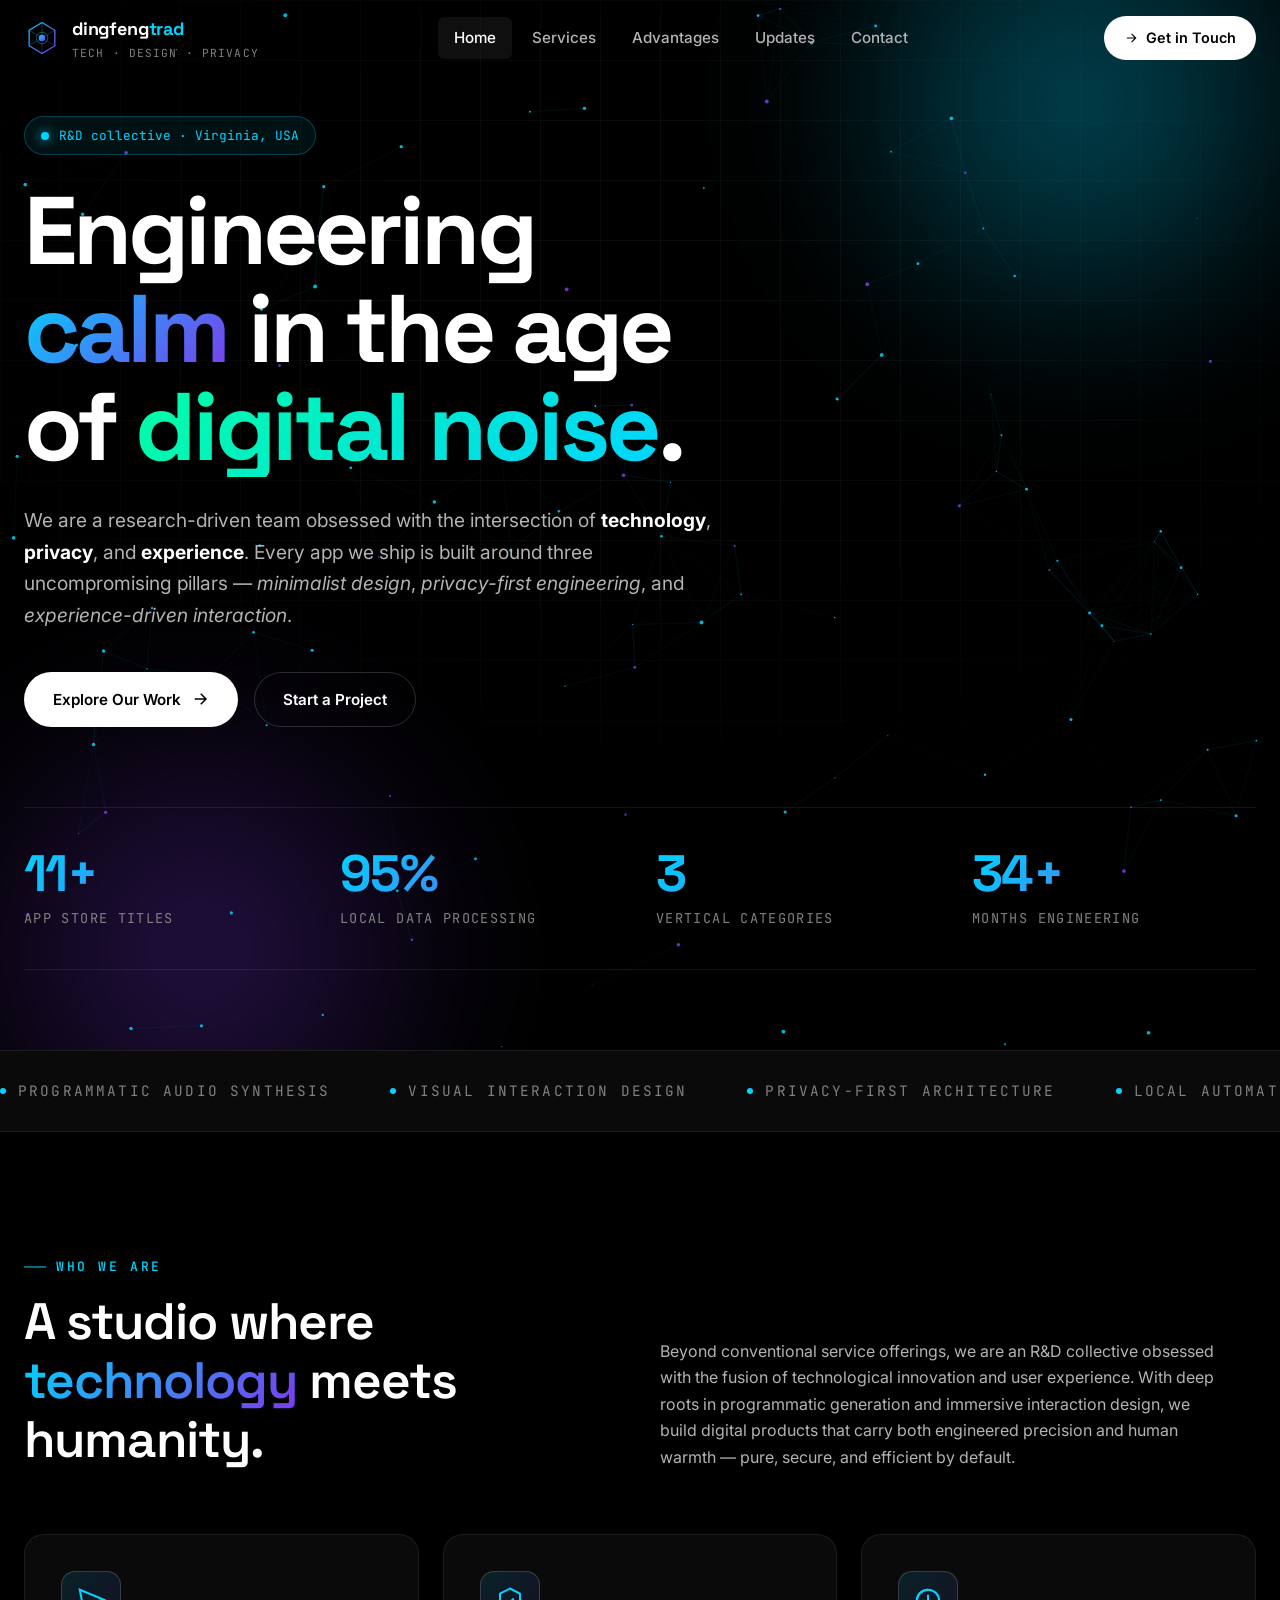
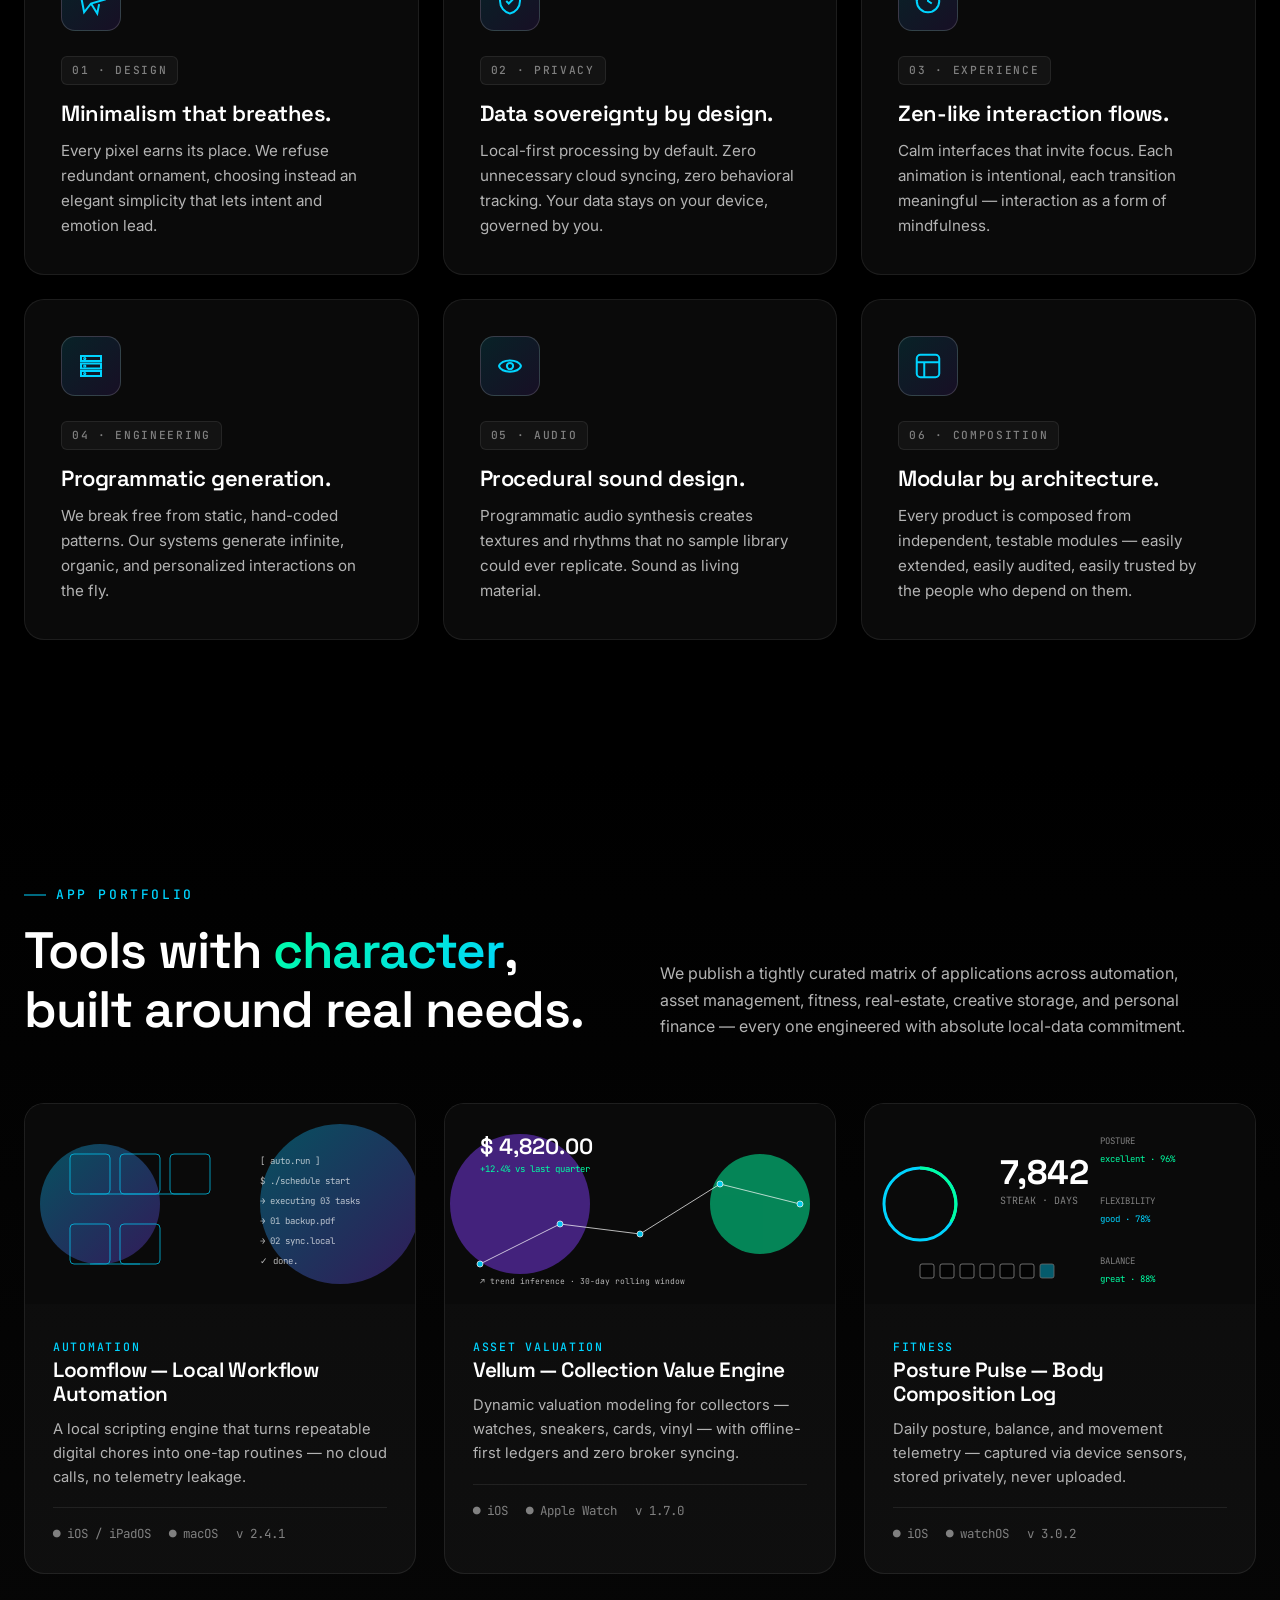
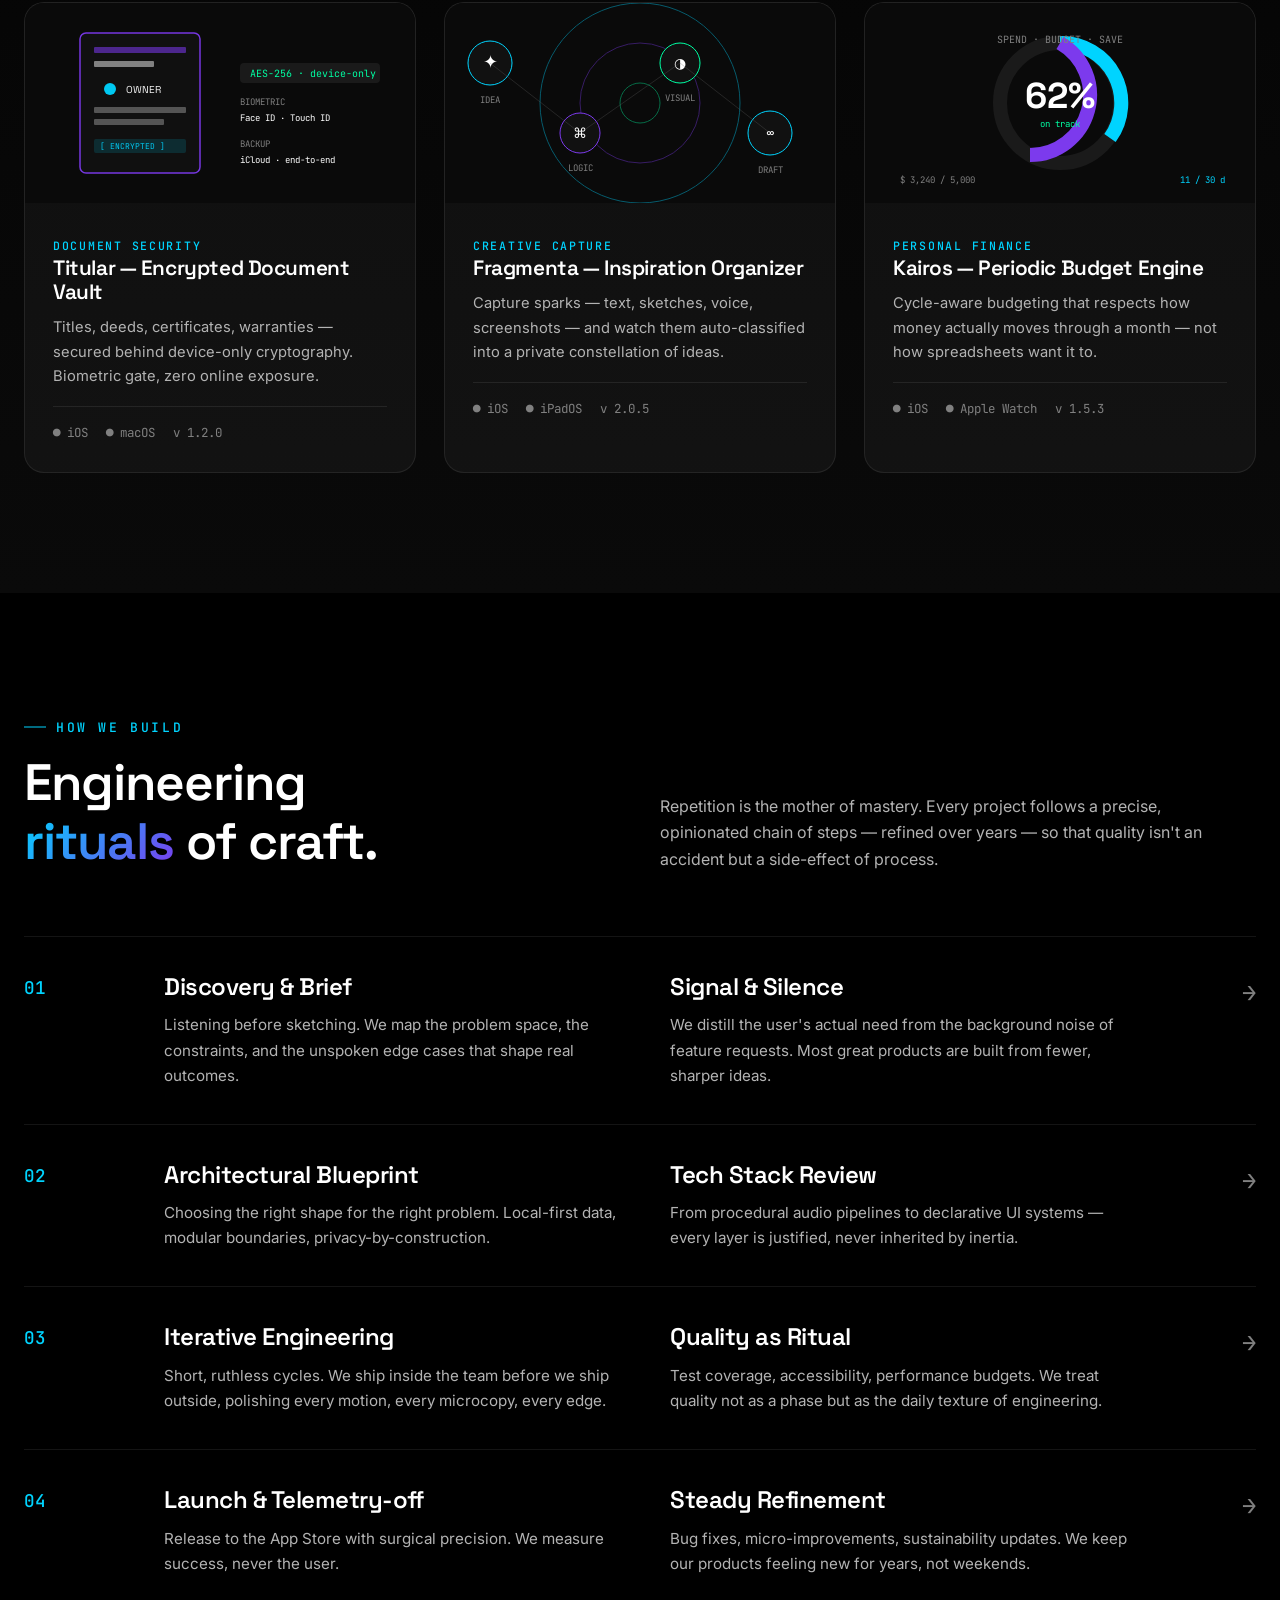
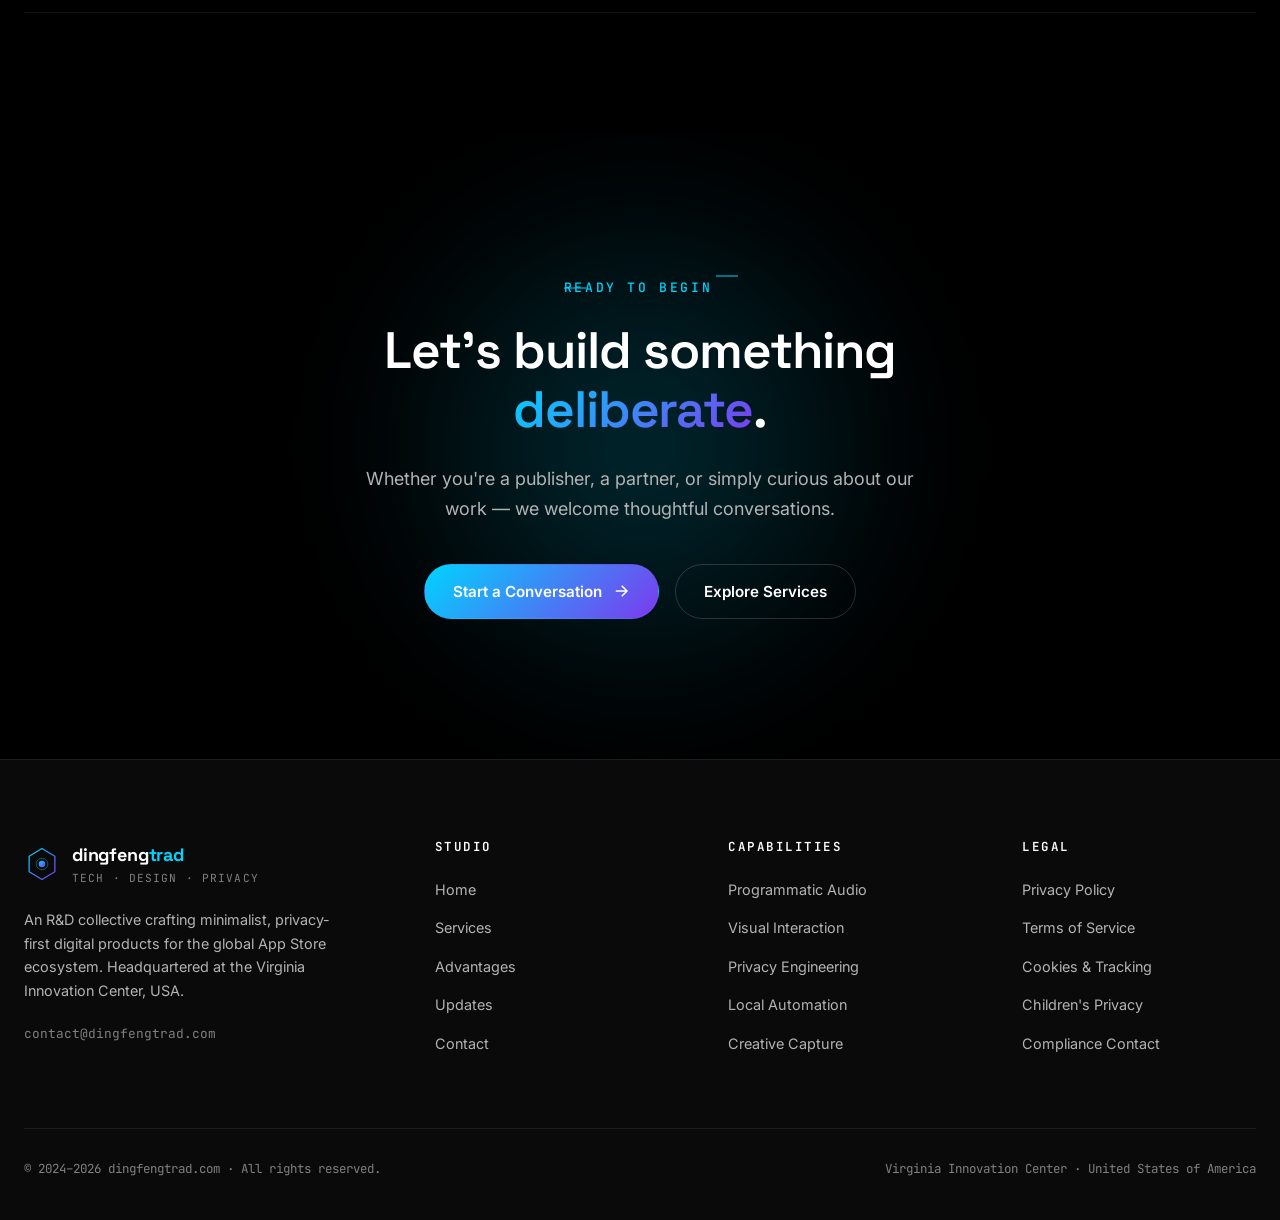
<file: index.html>
<!DOCTYPE html>
<html lang="en">
<head>
<meta charset="UTF-8" />
<meta name="viewport" content="width=device-width, initial-scale=1.0" />
<meta name="theme-color" content="#000000" />
<title>dingfengtrad.com — Engineering Calm Digital Experiences</title>
<meta name="description" content="dingfengtrad is an engineering collective dedicated to minimalist, privacy-first, and experience-driven digital products. We craft programmatic technology and immersive interaction design for the global Apple App Store ecosystem." />
<meta name="keywords" content="dingfengtrad, programmatic technology, privacy-first, minimalist design, immersive UX, app studio, app store, indie apps, automation, audio synthesis, visual interaction" />
<meta name="author" content="dingfengtrad.com" />
<meta name="robots" content="index,follow,max-image-preview:large" />
<meta name="googlebot" content="index,follow" />
<meta name="rating" content="general" />
<meta name="distribution" content="global" />
<meta name="revisit-after" content="7 days" />
<link rel="canonical" href="https://dingfengtrad.com/" />

<!-- Open Graph -->
<meta property="og:site_name" content="dingfengtrad.com" />
<meta property="og:type" content="website" />
<meta property="og:title" content="dingfengtrad — Engineering Calm Digital Experiences" />
<meta property="og:description" content="An R&D collective focused on programmatic technology, immersive design, and uncompromising privacy." />
<meta property="og:url" content="https://dingfengtrad.com/" />
<meta property="og:locale" content="en_US" />
<meta property="og:image" content="https://dingfengtrad.com/images/og-cover.png" />
<meta property="og:image:width" content="1200" />
<meta property="og:image:height" content="630" />
<meta property="og:image:alt" content="dingfengtrad - Engineering calm digital experiences" />

<!-- Twitter -->
<meta name="twitter:card" content="summary_large_image" />
<meta name="twitter:title" content="dingfengtrad — Engineering Calm Digital Experiences" />
<meta name="twitter:description" content="Minimalist design, privacy first, experience supreme. Programmatic technology for the App Store." />

<!-- Schema.org Organization -->
<script type="application/ld+json">
{
  "@context": "https://schema.org",
  "@type": "Organization",
  "name": "dingfengtrad",
  "alternateName": "dingfengtrad.com",
  "url": "https://dingfengtrad.com/",
  "logo": "https://dingfengtrad.com/images/logo.svg",
  "description": "Engineering collective dedicated to minimalist, privacy-first, experience-driven digital products.",
  "email": "contact@dingfengtrad.com",
  "address": {
    "@type": "PostalAddress",
    "streetAddress": "Virginia Innovation Center",
    "addressCountry": "US"
  },
  "contactPoint": {
    "@type": "ContactPoint",
    "email": "contact@dingfengtrad.com",
    "contactType": "customer support",
    "availableLanguage": ["English"]
  },
  "sameAs": []
}
</script>

<link rel="icon" type="image/svg+xml" href="data:image/svg+xml;utf8,<svg xmlns='http://www.w3.org/2000/svg' viewBox='0 0 32 32'><defs><linearGradient id='g' x1='0' x2='1' y1='0' y2='1'><stop offset='0' stop-color='%2300d4ff'/><stop offset='1' stop-color='%237c3aed'/></linearGradient></defs><path d='M16 2 L28 9 L28 23 L16 30 L4 23 L4 9 Z' fill='none' stroke='url(%23g)' stroke-width='2'/><circle cx='16' cy='16' r='4' fill='url(%23g)'/></svg>" />
<link rel="stylesheet" href="css/main.css" />
<link rel="preconnect" href="https://fonts.googleapis.com">
<link rel="preconnect" href="https://fonts.gstatic.com" crossorigin>
<link href="https://fonts.googleapis.com/css2?family=Inter:wght@400;500;600;700&family=Space+Grotesk:wght@400;500;600;700&family=JetBrains+Mono:wght@400;500&display=swap" rel="stylesheet">
</head>
<body>

<!-- ============== HEADER ============== -->
<header class="site-header">
  <div class="container nav-row">
    <a href="index.html" class="brand" aria-label="dingfengtrad home">
      <svg class="brand-logo" viewBox="0 0 56 56" xmlns="http://www.w3.org/2000/svg" aria-hidden="true">
        <defs><linearGradient id="hdg" x1="0" y1="0" x2="1" y2="1"><stop offset="0" stop-color="#00d4ff"/><stop offset="1" stop-color="#7c3aed"/></linearGradient></defs>
        <path d="M28 4 L48 16 L48 40 L28 52 L8 40 L8 16 Z" fill="none" stroke="url(#hdg)" stroke-width="2"/>
        <path d="M28 4 L28 52 M8 16 L48 40 M8 40 L48 16" stroke="url(#hdg)" stroke-width="1" opacity=".5"/>
        <circle cx="28" cy="28" r="5" fill="url(#hdg)"/>
        <circle cx="28" cy="28" r="9" fill="none" stroke="#00d4ff" stroke-width="1" opacity=".6"/>
      </svg>
      <div>
        <div class="brand-name">dingfeng<span style="color:var(--color-accent)">trad</span></div>
        <div class="brand-tag">Tech · Design · Privacy</div>
      </div>
    </a>

    <nav class="primary-nav" aria-label="Primary navigation">
      <a href="index.html">Home</a>
      <a href="services.html">Services</a>
      <a href="advantages.html">Advantages</a>
      <a href="updates.html">Updates</a>
      <a href="contact.html">Contact</a>
    </nav>

    <a href="contact.html" class="nav-cta">
      <svg width="14" height="14" viewBox="0 0 24 24" fill="none" stroke="currentColor" stroke-width="2"><path d="M5 12h14M13 5l7 7-7 7"/></svg>
      Get in Touch
    </a>

    <button class="nav-toggle" aria-label="Toggle menu">
      <span></span><span></span><span></span>
    </button>
  </div>
</header>

<!-- ============== HERO ============== -->
<section class="hero">
  <canvas id="hero-canvas" style="position:absolute;inset:0;width:100%;height:100%;z-index:1;"></canvas>
  <div class="hero-grid-bg"></div>
  <div class="hero-orb one"></div>
  <div class="hero-orb two"></div>

  <div class="container hero-inner">
    <div class="hero-pretitle">
      <span class="dot"></span>
      <span>R&D collective · Virginia, USA</span>
    </div>

    <h1 class="reveal">
      Engineering<br />
      <span class="text-gradient">calm</span> in the age<br />
      of <span class="text-gradient-green">digital noise</span>.
    </h1>

    <p class="hero-sub reveal reveal-delay-1">
      We are a research-driven team obsessed with the intersection of <strong style="color:#fff">technology</strong>,
      <strong style="color:#fff">privacy</strong>, and <strong style="color:#fff">experience</strong>.
      Every app we ship is built around three uncompromising pillars — <em>minimalist design</em>,
      <em>privacy-first engineering</em>, and <em>experience-driven interaction</em>.
    </p>

    <div class="hero-actions reveal reveal-delay-2">
      <a href="services.html" class="btn btn-primary btn-arrow">
        Explore Our Work
        <svg class="ico" viewBox="0 0 24 24" fill="none" stroke="currentColor" stroke-width="2"><path d="M5 12h14M13 5l7 7-7 7"/></svg>
      </a>
      <a href="contact.html" class="btn btn-ghost">Start a Project</a>
    </div>

    <div class="hero-stats reveal reveal-delay-3">
      <div>
        <div class="stat-num"><span data-counter="12">0</span><span style="color:var(--color-accent)">+</span></div>
        <div class="stat-label">App Store Titles</div>
      </div>
      <div>
        <div class="stat-num" data-counter="100" data-suffix="%">0</div>
        <div class="stat-label">Local Data Processing</div>
      </div>
      <div>
        <div class="stat-num"><span data-counter="4">0</span></div>
        <div class="stat-label">Vertical Categories</div>
      </div>
      <div>
        <div class="stat-num"><span data-counter="36">0</span><span style="color:var(--color-accent)">+</span></div>
        <div class="stat-label">Months Engineering</div>
      </div>
    </div>
  </div>
</section>

<!-- ============== MARQUEE ============== -->
<div class="marquee">
  <div class="marquee-track">
    <span class="marquee-item"><span class="dot"></span>Programmatic Audio Synthesis</span>
    <span class="marquee-item"><span class="dot"></span>Visual Interaction Design</span>
    <span class="marquee-item"><span class="dot"></span>Privacy-First Architecture</span>
    <span class="marquee-item"><span class="dot"></span>Local Automation Scripts</span>
    <span class="marquee-item"><span class="dot"></span>Immersive UX Engineering</span>
    <span class="marquee-item"><span class="dot"></span>Encrypted Asset Vaults</span>
    <span class="marquee-item"><span class="dot"></span>Minimalist Visual Systems</span>
    <span class="marquee-item"><span class="dot"></span>Programmatic Audio Synthesis</span>
    <span class="marquee-item"><span class="dot"></span>Visual Interaction Design</span>
    <span class="marquee-item"><span class="dot"></span>Privacy-First Architecture</span>
    <span class="marquee-item"><span class="dot"></span>Local Automation Scripts</span>
    <span class="marquee-item"><span class="dot"></span>Immersive UX Engineering</span>
    <span class="marquee-item"><span class="dot"></span>Encrypted Asset Vaults</span>
    <span class="marquee-item"><span class="dot"></span>Minimalist Visual Systems</span>
  </div>
</div>

<!-- ============== ABOUT ============== -->
<section>
  <div class="container">
    <div class="section-head reveal">
      <div>
        <span class="eyebrow">Who We Are</span>
        <h2>A studio where<br /><span class="text-gradient">technology</span> meets humanity.</h2>
      </div>
      <p>
        Beyond conventional service offerings, we are an R&D collective obsessed with the fusion of
        technological innovation and user experience. With deep roots in programmatic generation
        and immersive interaction design, we build digital products that carry both engineered
        precision and human warmth — pure, secure, and efficient by default.
      </p>
    </div>

    <div class="feature-grid">
      <div class="feature reveal" data-tilt>
        <div class="feature-icon">
          <svg viewBox="0 0 24 24" fill="none" stroke="currentColor" stroke-width="1.6"><path d="M3 3l3.5 18 5.5-7 10.5-3-19.5-8z"/><path d="M12 14l5 8 1.5-7.5"/></svg>
        </div>
        <span class="feature-tag">01 · Design</span>
        <h3>Minimalism that breathes.</h3>
        <p>Every pixel earns its place. We refuse redundant ornament, choosing instead an elegant simplicity that lets intent and emotion lead.</p>
      </div>

      <div class="feature reveal reveal-delay-1" data-tilt>
        <div class="feature-icon">
          <svg viewBox="0 0 24 24" fill="none" stroke="currentColor" stroke-width="1.6"><path d="M12 2l8 4v6c0 5-3.5 9-8 10-4.5-1-8-5-8-10V6l8-4z"/><path d="M9 12l2 2 4-4"/></svg>
        </div>
        <span class="feature-tag">02 · Privacy</span>
        <h3>Data sovereignty by design.</h3>
        <p>Local-first processing by default. Zero unnecessary cloud syncing, zero behavioral tracking. Your data stays on your device, governed by you.</p>
      </div>

      <div class="feature reveal reveal-delay-2" data-tilt>
        <div class="feature-icon">
          <svg viewBox="0 0 24 24" fill="none" stroke="currentColor" stroke-width="1.6"><circle cx="12" cy="12" r="9"/><path d="M12 7v5l3 2"/><path d="M3 12c0-5 4-9 9-9"/></svg>
        </div>
        <span class="feature-tag">03 · Experience</span>
        <h3>Zen-like interaction flows.</h3>
        <p>Calm interfaces that invite focus. Each animation is intentional, each transition meaningful — interaction as a form of mindfulness.</p>
      </div>

      <div class="feature reveal" data-tilt>
        <div class="feature-icon">
          <svg viewBox="0 0 24 24" fill="none" stroke="currentColor" stroke-width="1.6"><path d="M4 4h16v4H4z"/><path d="M4 10h16v4H4z"/><path d="M4 16h16v4H4z"/><circle cx="7" cy="6" r=".5"/><circle cx="7" cy="12" r=".5"/><circle cx="7" cy="18" r=".5"/></svg>
        </div>
        <span class="feature-tag">04 · Engineering</span>
        <h3>Programmatic generation.</h3>
        <p>We break free from static, hand-coded patterns. Our systems generate infinite, organic, and personalized interactions on the fly.</p>
      </div>

      <div class="feature reveal reveal-delay-1" data-tilt>
        <div class="feature-icon">
          <svg viewBox="0 0 24 24" fill="none" stroke="currentColor" stroke-width="1.6"><path d="M3 12c3-6 15-6 18 0"/><path d="M3 12c3 6 15 6 18 0"/><circle cx="12" cy="12" r="2.5"/></svg>
        </div>
        <span class="feature-tag">05 · Audio</span>
        <h3>Procedural sound design.</h3>
        <p>Programmatic audio synthesis creates textures and rhythms that no sample library could ever replicate. Sound as living material.</p>
      </div>

      <div class="feature reveal reveal-delay-2" data-tilt>
        <div class="feature-icon">
          <svg viewBox="0 0 24 24" fill="none" stroke="currentColor" stroke-width="1.6"><rect x="3" y="3" width="18" height="18" rx="3"/><path d="M3 9h18M9 21V9"/></svg>
        </div>
        <span class="feature-tag">06 · Composition</span>
        <h3>Modular by architecture.</h3>
        <p>Every product is composed from independent, testable modules — easily extended, easily audited, easily trusted by the people who depend on them.</p>
      </div>
    </div>
  </div>
</section>

<!-- ============== APP PORTFOLIO ============== -->
<section class="section" style="background: linear-gradient(180deg, var(--color-bg) 0%, var(--color-bg-2) 100%);">
  <div class="container">
    <div class="section-head reveal">
      <div>
        <span class="eyebrow">App Portfolio</span>
        <h2>Tools with <span class="text-gradient-green">character</span>,<br />built around real needs.</h2>
      </div>
      <p>
        We publish a tightly curated matrix of applications across automation, asset management,
        fitness, real-estate, creative storage, and personal finance — every one engineered with
        absolute local-data commitment.
      </p>
    </div>

    <div class="app-grid">
      <article class="app-card reveal" data-tilt>
        <div class="app-visual">
          <svg viewBox="0 0 400 200" xmlns="http://www.w3.org/2000/svg" preserveAspectRatio="xMidYMid slice">
            <defs>
              <linearGradient id="ag1" x1="0" y1="0" x2="1" y2="1"><stop offset="0" stop-color="#00d4ff"/><stop offset="1" stop-color="#7c3aed"/></linearGradient>
            </defs>
            <rect width="400" height="200" fill="#0a0a0a"/>
            <g opacity="0.35"><circle cx="320" cy="100" r="80" fill="url(#ag1)"/><circle cx="80" cy="100" r="60" fill="url(#ag1)"/></g>
            <g stroke="#00d4ff" stroke-width="1" fill="none" opacity="0.7">
              <rect x="50" y="50" width="40" height="40" rx="4"/>
              <rect x="100" y="50" width="40" height="40" rx="4"/>
              <rect x="150" y="50" width="40" height="40" rx="4"/>
              <path d="M70 90 L120 90 M120 90 L170 90"/>
              <rect x="50" y="120" width="40" height="40" rx="4"/>
              <rect x="100" y="120" width="40" height="40" rx="4"/>
              <path d="M70 160 L120 160"/>
            </g>
            <g fill="#fff" font-family="JetBrains Mono, monospace" font-size="9" opacity="0.7">
              <text x="240" y="60">[ auto.run ]</text>
              <text x="240" y="80">$ ./schedule start</text>
              <text x="240" y="100">→ executing 03 tasks</text>
              <text x="240" y="120">→ 01 backup.pdf</text>
              <text x="240" y="140">→ 02 sync.local</text>
              <text x="240" y="160">✓ done.</text>
            </g>
          </svg>
        </div>
        <div class="app-body">
          <span class="app-cat">Automation</span>
          <h3>Loomflow — Local Workflow Automation</h3>
          <p>A local scripting engine that turns repeatable digital chores into one-tap routines — no cloud calls, no telemetry leakage.</p>
          <div class="app-meta">
            <span>● iOS / iPadOS</span>
            <span>● macOS</span>
            <span>v 2.4.1</span>
          </div>
        </div>
      </article>

      <article class="app-card reveal reveal-delay-1" data-tilt>
        <div class="app-visual">
          <svg viewBox="0 0 400 200" xmlns="http://www.w3.org/2000/svg" preserveAspectRatio="xMidYMid slice">
            <rect width="400" height="200" fill="#0a0a0a"/>
            <g opacity="0.5"><circle cx="80" cy="100" r="70" fill="#7c3aed"/><circle cx="320" cy="100" r="50" fill="#00ffa3"/></g>
            <g stroke="#fff" stroke-width="0.8" fill="none" opacity="0.9">
              <path d="M40 160 L120 120 L200 130 L280 80 L360 100"/>
              <circle cx="40" cy="160" r="3" fill="#00d4ff"/>
              <circle cx="120" cy="120" r="3" fill="#00d4ff"/>
              <circle cx="200" cy="130" r="3" fill="#00d4ff"/>
              <circle cx="280" cy="80" r="3" fill="#00d4ff"/>
              <circle cx="360" cy="100" r="3" fill="#00d4ff"/>
            </g>
            <g fill="#fff" font-family="Space Grotesk, sans-serif">
              <text x="40" y="50" font-size="22" font-weight="600">$ 4,820.00</text>
              <text x="40" y="68" font-size="9" fill="#00ffa3" font-family="JetBrains Mono, monospace">+12.4% vs last quarter</text>
            </g>
            <g fill="#fff" font-family="JetBrains Mono, monospace" font-size="8" opacity="0.7">
              <text x="40" y="180">↗ trend inference · 30-day rolling window</text>
            </g>
          </svg>
        </div>
        <div class="app-body">
          <span class="app-cat">Asset Valuation</span>
          <h3>Vellum — Collection Value Engine</h3>
          <p>Dynamic valuation modeling for collectors — watches, sneakers, cards, vinyl — with offline-first ledgers and zero broker syncing.</p>
          <div class="app-meta">
            <span>● iOS</span>
            <span>● Apple Watch</span>
            <span>v 1.7.0</span>
          </div>
        </div>
      </article>

      <article class="app-card reveal reveal-delay-2" data-tilt>
        <div class="app-visual">
          <svg viewBox="0 0 400 200" xmlns="http://www.w3.org/2000/svg" preserveAspectRatio="xMidYMid slice">
            <rect width="400" height="200" fill="#0a0a0a"/>
            <g transform="translate(60 100)">
              <circle r="36" fill="none" stroke="#00d4ff" stroke-width="3"/>
              <path d="M0 -36 A36 36 0 0 1 31 18" fill="none" stroke="#00ffa3" stroke-width="3"/>
            </g>
            <g fill="#fff" font-family="Space Grotesk, sans-serif" transform="translate(140 80)">
              <text font-size="34" font-weight="700">7,842</text>
              <text y="20" font-size="10" fill="#808080" font-family="JetBrains Mono, monospace">STREAK · DAYS</text>
            </g>
            <g stroke="#fff" stroke-width="0.8" opacity="0.5">
              <rect x="60" y="160" width="14" height="14" rx="2"/>
              <rect x="80" y="160" width="14" height="14" rx="2"/>
              <rect x="100" y="160" width="14" height="14" rx="2"/>
              <rect x="120" y="160" width="14" height="14" rx="2"/>
              <rect x="140" y="160" width="14" height="14" rx="2"/>
              <rect x="160" y="160" width="14" height="14" rx="2"/>
              <rect x="180" y="160" width="14" height="14" rx="2" fill="#00d4ff" opacity="0.8"/>
            </g>
            <g fill="#808080" font-family="JetBrains Mono, monospace" font-size="9">
              <text x="240" y="40">POSTURE</text>
              <text x="240" y="58" fill="#00ffa3">excellent · 96%</text>
              <text x="240" y="100">FLEXIBILITY</text>
              <text x="240" y="118" fill="#00d4ff">good · 78%</text>
              <text x="240" y="160">BALANCE</text>
              <text x="240" y="178" fill="#00ffa3">great · 88%</text>
            </g>
          </svg>
        </div>
        <div class="app-body">
          <span class="app-cat">Fitness</span>
          <h3>Posture Pulse — Body Composition Log</h3>
          <p>Daily posture, balance, and movement telemetry — captured via device sensors, stored privately, never uploaded.</p>
          <div class="app-meta">
            <span>● iOS</span>
            <span>● watchOS</span>
            <span>v 3.0.2</span>
          </div>
        </div>
      </article>

      <article class="app-card reveal" data-tilt>
        <div class="app-visual">
          <svg viewBox="0 0 400 200" xmlns="http://www.w3.org/2000/svg" preserveAspectRatio="xMidYMid slice">
            <rect width="400" height="200" fill="#0a0a0a"/>
            <g transform="translate(60 30)" opacity="0.95">
              <rect width="120" height="140" rx="6" fill="#111" stroke="#7c3aed" stroke-width="1.5"/>
              <rect x="14" y="14" width="92" height="6" rx="1" fill="#7c3aed" opacity="0.6"/>
              <rect x="14" y="28" width="60" height="6" rx="1" fill="#fff" opacity="0.5"/>
              <circle cx="30" cy="56" r="6" fill="#00d4ff"/>
              <text x="46" y="60" font-family="Space Grotesk" font-size="10" fill="#fff">OWNER</text>
              <rect x="14" y="74" width="92" height="6" rx="1" fill="#fff" opacity="0.3"/>
              <rect x="14" y="86" width="70" height="6" rx="1" fill="#fff" opacity="0.3"/>
              <rect x="14" y="106" width="92" height="14" rx="2" fill="#00d4ff" opacity="0.15"/>
              <text x="20" y="116" font-family="JetBrains Mono" font-size="8" fill="#00d4ff">[ ENCRYPTED ]</text>
            </g>
            <g transform="translate(220 60)">
              <rect width="140" height="20" rx="4" fill="#1a1a1a"/>
              <text x="10" y="14" font-family="JetBrains Mono" font-size="10" fill="#00ffa3">AES-256 · device-only</text>
              <text y="42" font-family="JetBrains Mono" font-size="9" fill="#808080">BIOMETRIC</text>
              <text y="58" font-family="JetBrains Mono" font-size="9" fill="#fff">Face ID · Touch ID</text>
              <text y="84" font-family="JetBrains Mono" font-size="9" fill="#808080">BACKUP</text>
              <text y="100" font-family="JetBrains Mono" font-size="9" fill="#fff">iCloud · end-to-end</text>
            </g>
          </svg>
        </div>
        <div class="app-body">
          <span class="app-cat">Document Security</span>
          <h3>Titular — Encrypted Document Vault</h3>
          <p>Titles, deeds, certificates, warranties — secured behind device-only cryptography. Biometric gate, zero online exposure.</p>
          <div class="app-meta">
            <span>● iOS</span>
            <span>● macOS</span>
            <span>v 1.2.0</span>
          </div>
        </div>
      </article>

      <article class="app-card reveal reveal-delay-1" data-tilt>
        <div class="app-visual">
          <svg viewBox="0 0 400 200" xmlns="http://www.w3.org/2000/svg" preserveAspectRatio="xMidYMid slice">
            <rect width="400" height="200" fill="#0a0a0a"/>
            <g opacity="0.4">
              <circle cx="200" cy="100" r="100" fill="none" stroke="#00d4ff" stroke-width="1"/>
              <circle cx="200" cy="100" r="60" fill="none" stroke="#7c3aed" stroke-width="1"/>
              <circle cx="200" cy="100" r="20" fill="none" stroke="#00ffa3" stroke-width="1"/>
            </g>
            <g fill="#fff" font-family="Space Grotesk">
              <g transform="translate(50 60)">
                <circle r="22" fill="#111" stroke="#00d4ff" stroke-width="1"/>
                <text y="5" text-anchor="middle" font-size="18">✦</text>
                <text y="40" text-anchor="middle" font-size="9" fill="#808080" font-family="JetBrains Mono">IDEA</text>
              </g>
              <g transform="translate(140 130)">
                <circle r="20" fill="#111" stroke="#7c3aed" stroke-width="1"/>
                <text y="5" text-anchor="middle" font-size="14">⌘</text>
                <text y="38" text-anchor="middle" font-size="9" fill="#808080" font-family="JetBrains Mono">LOGIC</text>
              </g>
              <g transform="translate(240 60)">
                <circle r="20" fill="#111" stroke="#00ffa3" stroke-width="1"/>
                <text y="5" text-anchor="middle" font-size="14">◑</text>
                <text y="38" text-anchor="middle" font-size="9" fill="#808080" font-family="JetBrains Mono">VISUAL</text>
              </g>
              <g transform="translate(330 130)">
                <circle r="22" fill="#111" stroke="#00d4ff" stroke-width="1"/>
                <text y="5" text-anchor="middle" font-size="14">∞</text>
                <text y="40" text-anchor="middle" font-size="9" fill="#808080" font-family="JetBrains Mono">DRAFT</text>
              </g>
            </g>
            <g stroke="#666" stroke-width="0.6" fill="none" opacity="0.5">
              <path d="M50 60 L140 130 M140 130 L240 60 M240 60 L330 130"/>
            </g>
          </svg>
        </div>
        <div class="app-body">
          <span class="app-cat">Creative Capture</span>
          <h3>Fragmenta — Inspiration Organizer</h3>
          <p>Capture sparks — text, sketches, voice, screenshots — and watch them auto-classified into a private constellation of ideas.</p>
          <div class="app-meta">
            <span>● iOS</span>
            <span>● iPadOS</span>
            <span>v 2.0.5</span>
          </div>
        </div>
      </article>

      <article class="app-card reveal reveal-delay-2" data-tilt>
        <div class="app-visual">
          <svg viewBox="0 0 400 200" xmlns="http://www.w3.org/2000/svg" preserveAspectRatio="xMidYMid slice">
            <rect width="400" height="200" fill="#0a0a0a"/>
            <g transform="translate(200 100)">
              <circle r="60" fill="none" stroke="#1a1a1a" stroke-width="14"/>
              <path d="M0 -60 A60 60 0 0 1 50 35" fill="none" stroke="#00d4ff" stroke-width="14"/>
              <path d="M0 -60 A60 60 0 0 1 -30 52" fill="none" stroke="#7c3aed" stroke-width="14"/>
            </g>
            <g fill="#fff" font-family="Space Grotesk" text-anchor="middle">
              <text x="200" y="40" font-size="10" font-family="JetBrains Mono" fill="#808080">SPEND · BUDGET · SAVE</text>
              <text x="200" y="105" font-size="36" font-weight="700">62%</text>
              <text x="200" y="124" font-size="9" fill="#00ffa3" font-family="JetBrains Mono">on track</text>
            </g>
            <g fill="#808080" font-family="JetBrains Mono" font-size="9">
              <text x="40" y="180">$ 3,240 / 5,000</text>
              <text x="320" y="180" fill="#00d4ff">11 / 30 d</text>
            </g>
          </svg>
        </div>
        <div class="app-body">
          <span class="app-cat">Personal Finance</span>
          <h3>Kairos — Periodic Budget Engine</h3>
          <p>Cycle-aware budgeting that respects how money actually moves through a month — not how spreadsheets want it to.</p>
          <div class="app-meta">
            <span>● iOS</span>
            <span>● Apple Watch</span>
            <span>v 1.5.3</span>
          </div>
        </div>
      </article>
    </div>
  </div>
</section>

<!-- ============== PROCESS ============== -->
<section>
  <div class="container">
    <div class="section-head reveal">
      <div>
        <span class="eyebrow">How We Build</span>
        <h2>Engineering<br /><span class="text-gradient">rituals</span> of craft.</h2>
      </div>
      <p>
        Repetition is the mother of mastery. Every project follows a precise, opinionated chain
        of steps — refined over years — so that quality isn't an accident but a side-effect of process.
      </p>
    </div>

    <div class="process-list">
      <div class="process-row reveal">
        <span class="num mono">01</span>
        <div><h3>Discovery & Brief</h3><p>Listening before sketching. We map the problem space, the constraints, and the unspoken edge cases that shape real outcomes.</p></div>
        <div><h3>Signal & Silence</h3><p>We distill the user's actual need from the background noise of feature requests. Most great products are built from fewer, sharper ideas.</p></div>
        <span class="arrow">→</span>
      </div>
      <div class="process-row reveal">
        <span class="num mono">02</span>
        <div><h3>Architectural Blueprint</h3><p>Choosing the right shape for the right problem. Local-first data, modular boundaries, privacy-by-construction.</p></div>
        <div><h3>Tech Stack Review</h3><p>From procedural audio pipelines to declarative UI systems — every layer is justified, never inherited by inertia.</p></div>
        <span class="arrow">→</span>
      </div>
      <div class="process-row reveal">
        <span class="num mono">03</span>
        <div><h3>Iterative Engineering</h3><p>Short, ruthless cycles. We ship inside the team before we ship outside, polishing every motion, every microcopy, every edge.</p></div>
        <div><h3>Quality as Ritual</h3><p>Test coverage, accessibility, performance budgets. We treat quality not as a phase but as the daily texture of engineering.</p></div>
        <span class="arrow">→</span>
      </div>
      <div class="process-row reveal">
        <span class="num mono">04</span>
        <div><h3>Launch & Telemetry-off</h3><p>Release to the App Store with surgical precision. We measure success, never the user.</p></div>
        <div><h3>Steady Refinement</h3><p>Bug fixes, micro-improvements, sustainability updates. We keep our products feeling new for years, not weekends.</p></div>
        <span class="arrow">→</span>
      </div>
    </div>
  </div>
</section>

<!-- ============== CTA ============== -->
<section style="padding: 140px 0; position: relative; overflow: hidden;">
  <div class="hero-orb" style="top: 50%; left: 50%; transform: translate(-50%, -50%); opacity: 0.6;"></div>
  <div class="container">
    <div class="reveal" style="text-align:center; max-width: 760px; margin: 0 auto;">
      <span class="eyebrow" style="padding-left:0;">Ready to Begin</span>
      <span class="eyebrow" style="padding-left:0;"></span>
      <h2 style="margin-top:8px;">Let's build something<br /><span class="text-gradient">deliberate</span>.</h2>
      <p style="font-size:1.125rem; max-width:560px; margin: 24px auto 40px;">
        Whether you're a publisher, a partner, or simply curious about our work —
        we welcome thoughtful conversations.
      </p>
      <div style="display:flex; gap:16px; justify-content:center; flex-wrap: wrap;">
        <a href="contact.html" class="btn btn-accent btn-arrow">
          Start a Conversation
          <svg class="ico" viewBox="0 0 24 24" fill="none" stroke="currentColor" stroke-width="2"><path d="M5 12h14M13 5l7 7-7 7"/></svg>
        </a>
        <a href="services.html" class="btn btn-ghost">Explore Services</a>
      </div>
    </div>
  </div>
</section>

<!-- ============== FOOTER ============== -->
<footer class="site-footer">
  <div class="container">
    <div class="footer-grid">
      <div class="footer-brand">
        <a href="index.html" class="brand" aria-label="dingfengtrad">
          <svg class="brand-logo" viewBox="0 0 56 56" xmlns="http://www.w3.org/2000/svg">
            <defs><linearGradient id="fdg" x1="0" y1="0" x2="1" y2="1"><stop offset="0" stop-color="#00d4ff"/><stop offset="1" stop-color="#7c3aed"/></linearGradient></defs>
            <path d="M28 4 L48 16 L48 40 L28 52 L8 40 L8 16 Z" fill="none" stroke="url(#fdg)" stroke-width="2"/>
            <circle cx="28" cy="28" r="5" fill="url(#fdg)"/>
            <circle cx="28" cy="28" r="9" fill="none" stroke="#00d4ff" opacity=".6"/>
          </svg>
          <div>
            <div class="brand-name">dingfeng<span style="color:var(--color-accent)">trad</span></div>
            <div class="brand-tag">Tech · Design · Privacy</div>
          </div>
        </a>
        <p>An R&D collective crafting minimalist, privacy-first digital products for the global App Store ecosystem. Headquartered at the Virginia Innovation Center, USA.</p>
        <p style="font-family: var(--font-mono); font-size: 0.8rem; color: var(--color-text-3);">contact@dingfengtrad.com</p>
      </div>

      <div class="footer-col">
        <h5>Studio</h5>
        <ul>
          <li><a href="index.html">Home</a></li>
          <li><a href="services.html">Services</a></li>
          <li><a href="advantages.html">Advantages</a></li>
          <li><a href="updates.html">Updates</a></li>
          <li><a href="contact.html">Contact</a></li>
        </ul>
      </div>

      <div class="footer-col">
        <h5>Capabilities</h5>
        <ul>
          <li><a href="services.html#prog-audio">Programmatic Audio</a></li>
          <li><a href="services.html#visual-ux">Visual Interaction</a></li>
          <li><a href="services.html#privacy">Privacy Engineering</a></li>
          <li><a href="services.html#automation">Local Automation</a></li>
          <li><a href="services.html#creative">Creative Capture</a></li>
        </ul>
      </div>

      <div class="footer-col">
        <h5>Legal</h5>
        <ul>
          <li><a href="privacy.html">Privacy Policy</a></li>
          <li><a href="terms.html">Terms of Service</a></li>
          <li><a href="privacy.html#cookies">Cookies & Tracking</a></li>
          <li><a href="privacy.html#children">Children's Privacy</a></li>
          <li><a href="privacy.html#contact">Compliance Contact</a></li>
        </ul>
      </div>
    </div>

    <div class="footer-bottom">
      <div>© 2024–2026 dingfengtrad.com · All rights reserved.</div>
      <div>Virginia Innovation Center · United States of America</div>
    </div>
  </div>
</footer>

<!-- Back to top -->
<button class="back-top" aria-label="Back to top">
  <svg viewBox="0 0 24 24" fill="none" stroke="currentColor" stroke-width="2.5"><path d="M12 19V5M5 12l7-7 7 7"/></svg>
</button>

<script src="js/main.js"></script>
<script src="js/particles.js"></script>
</body>
</html>
</file>
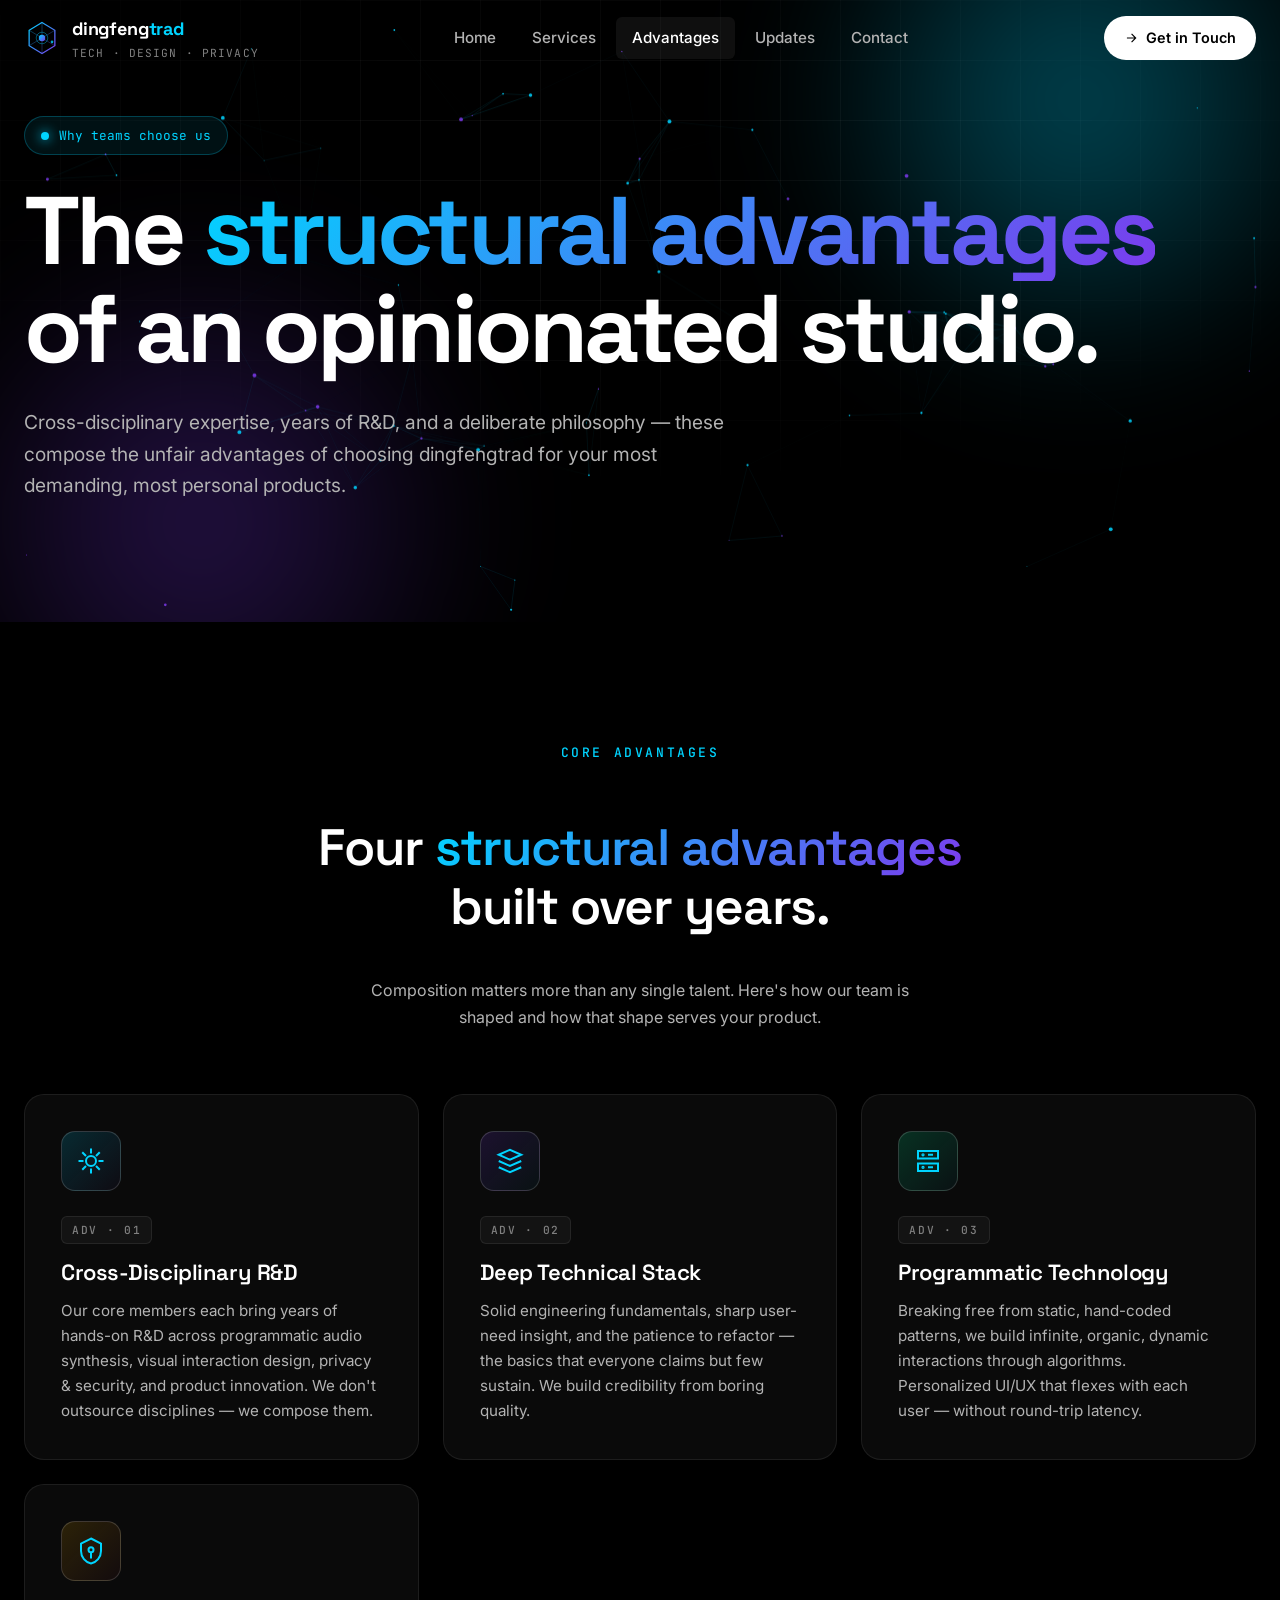
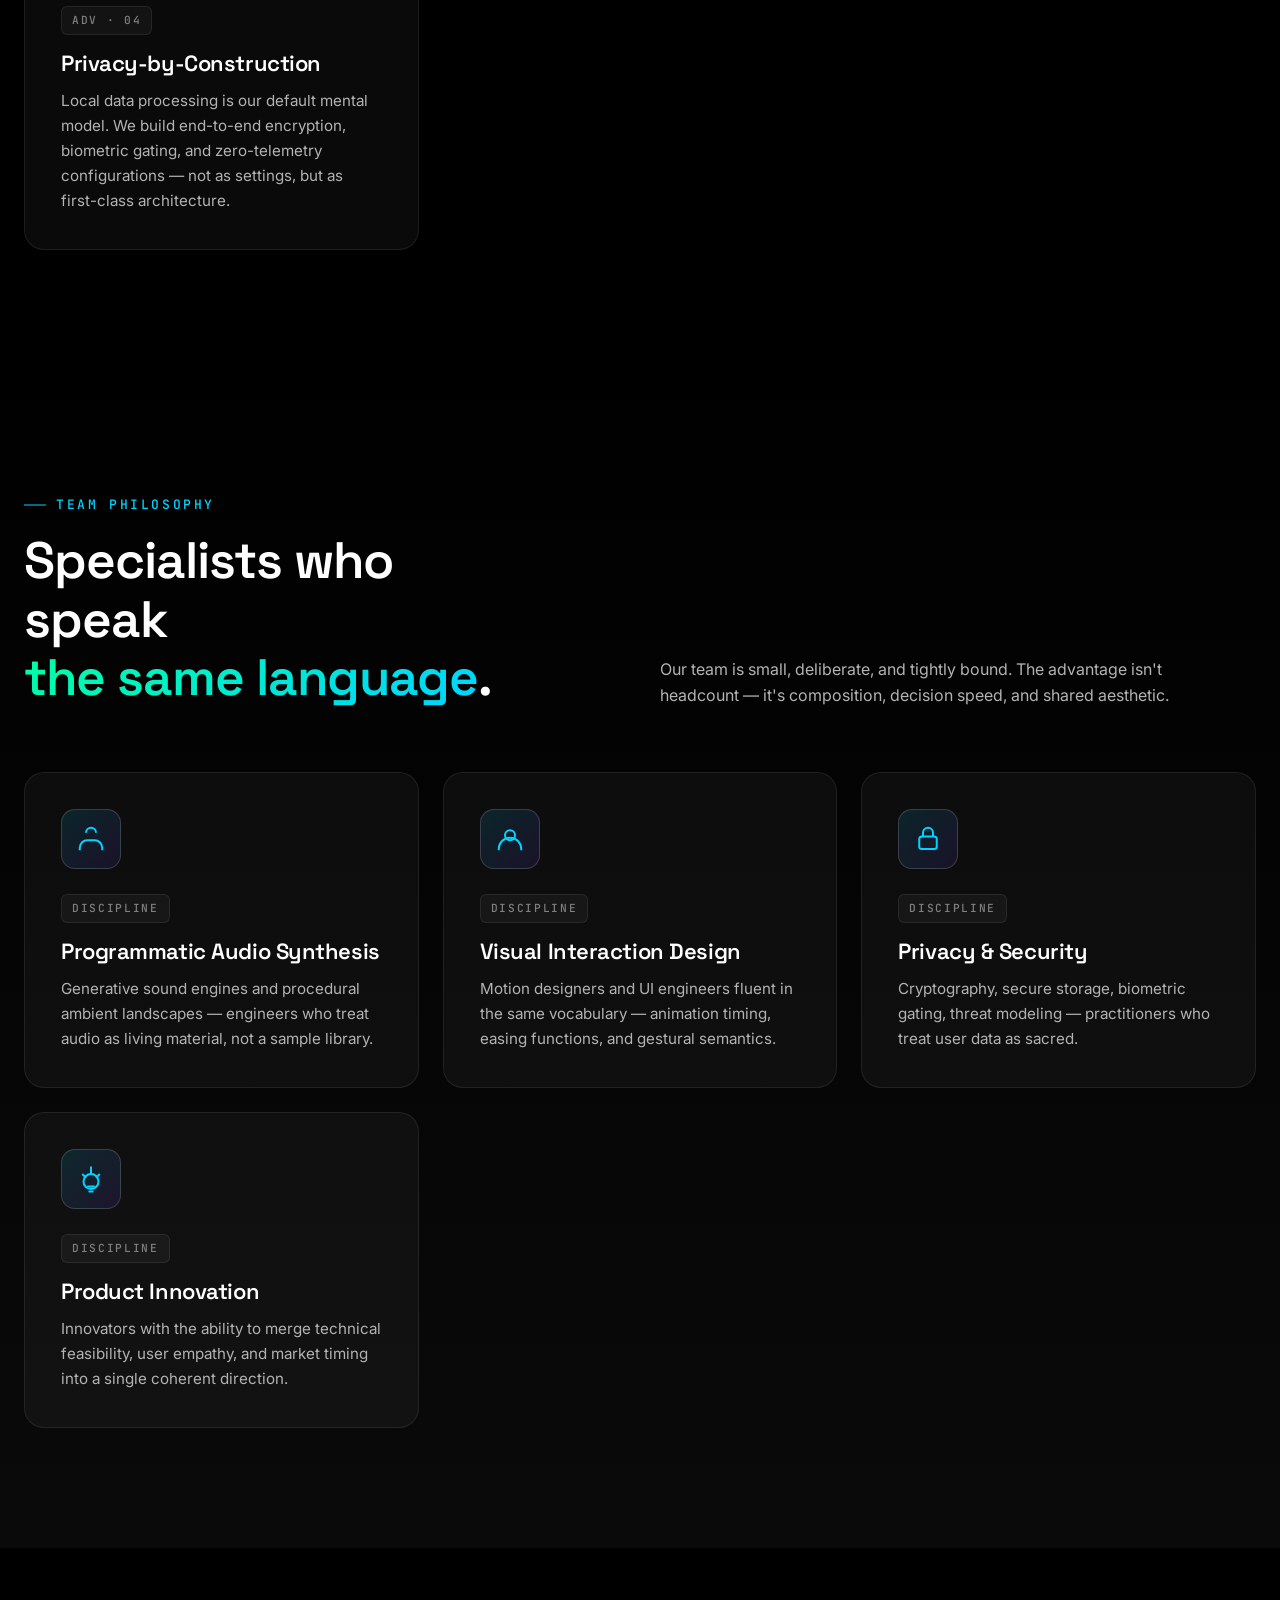
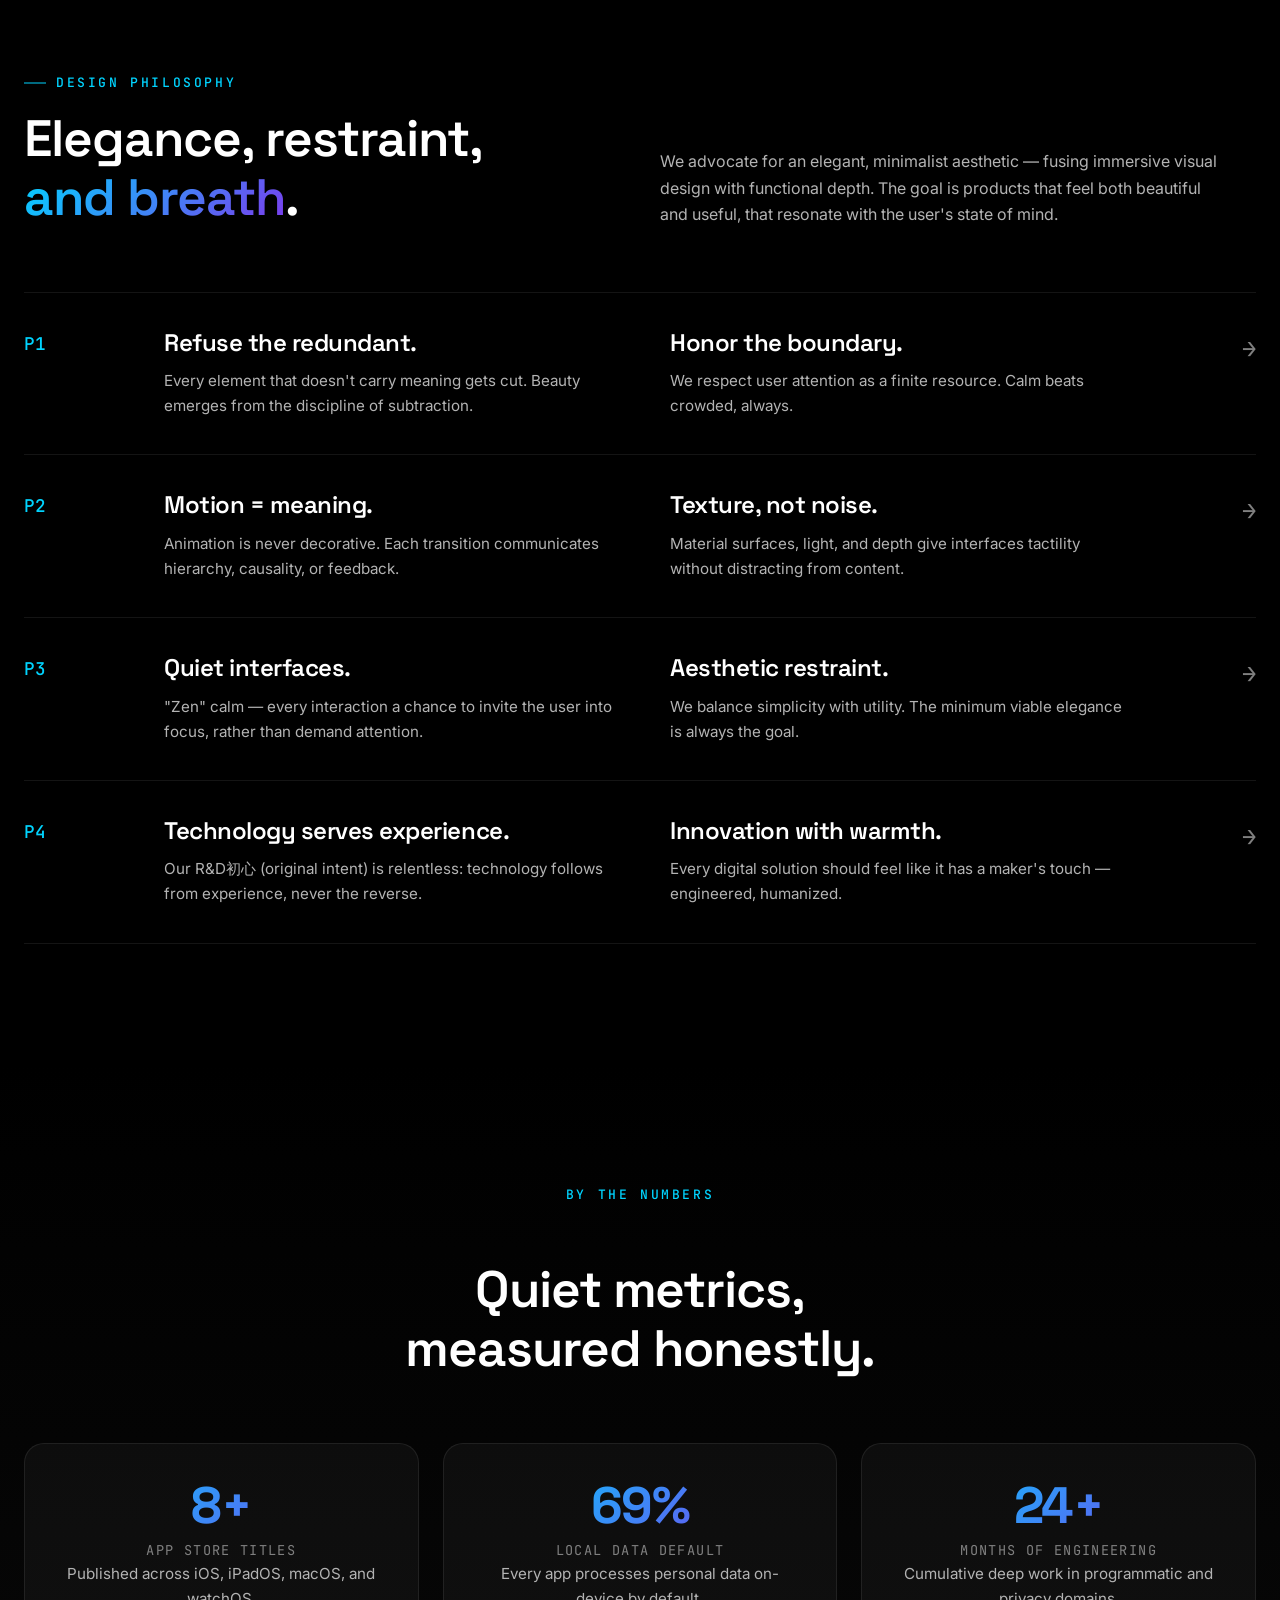
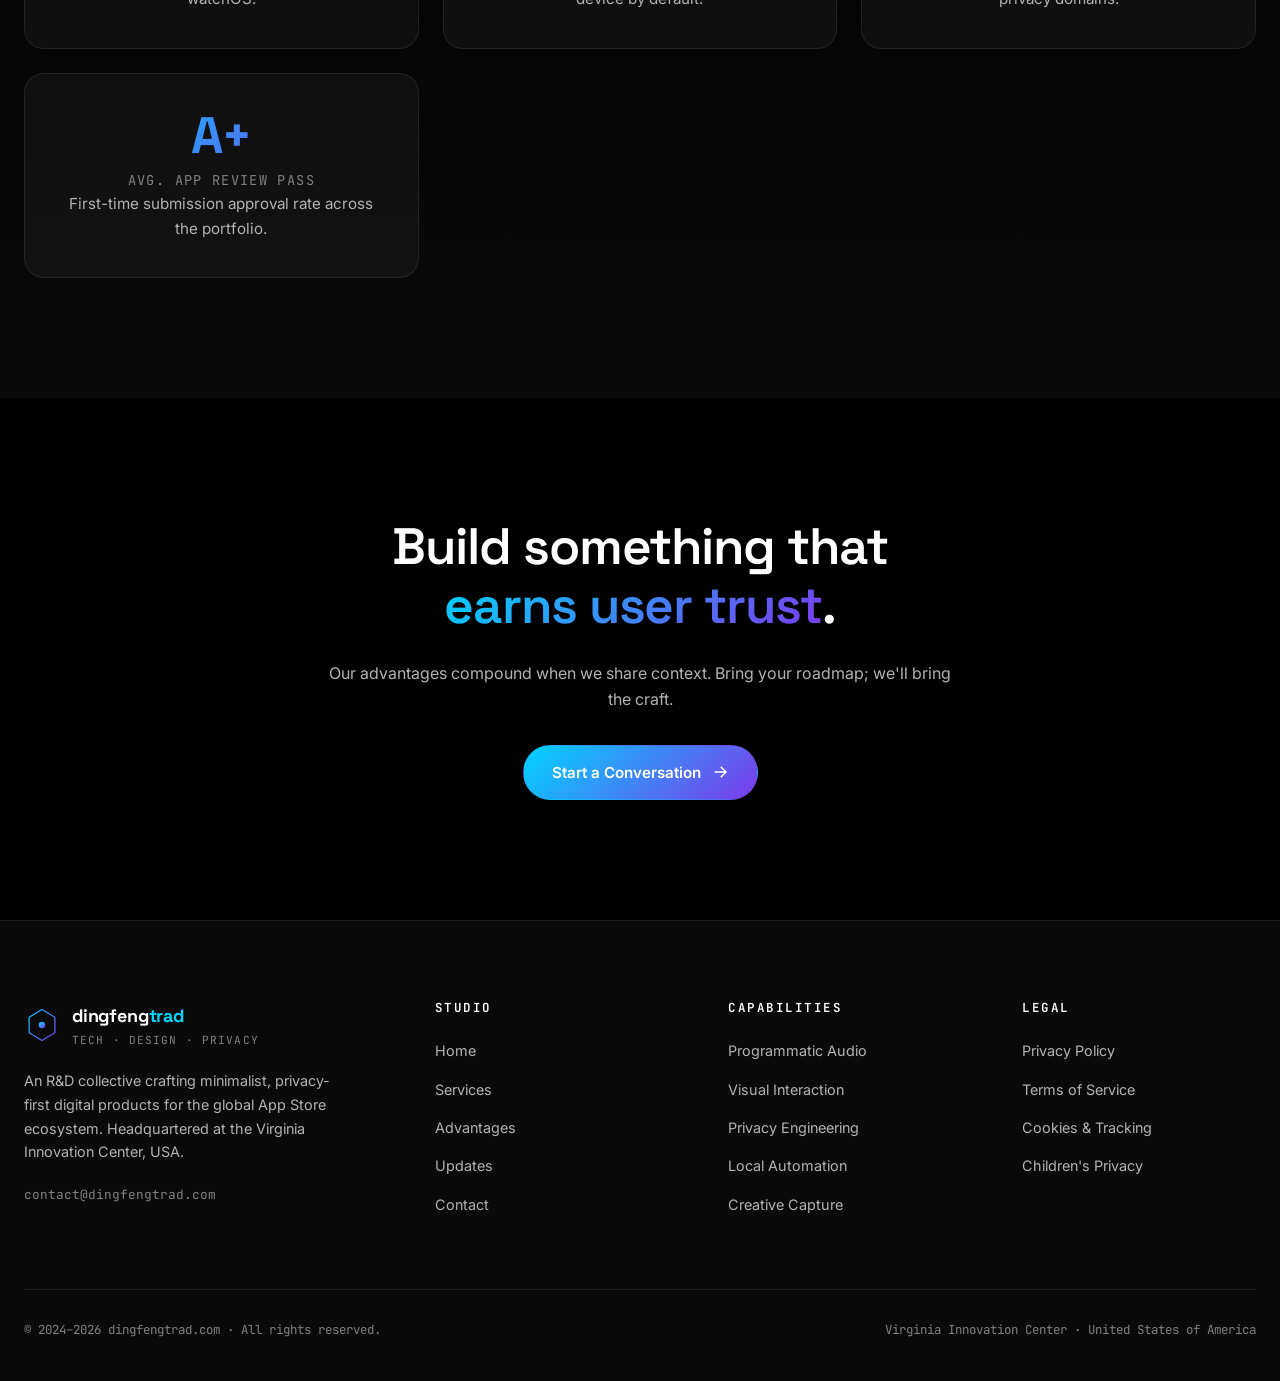
<file: advantages.html>
<!DOCTYPE html>
<html lang="en">
<head>
<meta charset="UTF-8" />
<meta name="viewport" content="width=device-width, initial-scale=1.0" />
<meta name="theme-color" content="#000000" />
<title>Team Advantages — dingfengtrad.com</title>
<meta name="description" content="Discover dingfengtrad's core advantages: deep technical expertise in programmatic synthesis, immersive UX, privacy engineering, and product innovation for the global App Store market." />
<meta name="keywords" content="dingfengtrad advantages, experienced engineering team, privacy first, minimalist design, indie app studio" />
<meta name="robots" content="index,follow" />
<link rel="canonical" href="https://dingfengtrad.com/advantages.html" />
<meta property="og:title" content="Team Advantages — dingfengtrad" />
<meta property="og:description" content="Technical depth, design rigor, and privacy conviction — the structural advantages of working with us." />
<meta property="og:url" content="https://dingfengtrad.com/advantages.html" />
<meta name="twitter:card" content="summary_large_image" />

<link rel="icon" type="image/svg+xml" href="data:image/svg+xml;utf8,<svg xmlns='http://www.w3.org/2000/svg' viewBox='0 0 32 32'><defs><linearGradient id='g' x1='0' x2='1' y1='0' y2='1'><stop offset='0' stop-color='%2300d4ff'/><stop offset='1' stop-color='%237c3aed'/></linearGradient></defs><path d='M16 2 L28 9 L28 23 L16 30 L4 23 L4 9 Z' fill='none' stroke='url(%23g)' stroke-width='2'/><circle cx='16' cy='16' r='4' fill='url(%23g)'/></svg>" />
<link rel="stylesheet" href="css/main.css" />
<link rel="preconnect" href="https://fonts.googleapis.com">
<link rel="preconnect" href="https://fonts.gstatic.com" crossorigin>
<link href="https://fonts.googleapis.com/css2?family=Inter:wght@400;500;600;700&family=Space+Grotesk:wght@400;500;600;700&family=JetBrains+Mono:wght@400;500&display=swap" rel="stylesheet">
</head>
<body>

<header class="site-header">
  <div class="container nav-row">
    <a href="index.html" class="brand"><svg class="brand-logo" viewBox="0 0 56 56" xmlns="http://www.w3.org/2000/svg" aria-hidden="true"><defs><linearGradient id="hdg" x1="0" y1="0" x2="1" y2="1"><stop offset="0" stop-color="#00d4ff"/><stop offset="1" stop-color="#7c3aed"/></linearGradient></defs><path d="M28 4 L48 16 L48 40 L28 52 L8 40 L8 16 Z" fill="none" stroke="url(#hdg)" stroke-width="2"/><path d="M28 4 L28 52 M8 16 L48 40 M8 40 L48 16" stroke="url(#hdg)" stroke-width="1" opacity=".5"/><circle cx="28" cy="28" r="5" fill="url(#hdg)"/><circle cx="28" cy="28" r="9" fill="none" stroke="#00d4ff" stroke-width="1" opacity=".6"/></svg><div><div class="brand-name">dingfeng<span style="color:var(--color-accent)">trad</span></div><div class="brand-tag">Tech · Design · Privacy</div></div></a>
    <nav class="primary-nav"><a href="index.html">Home</a><a href="services.html">Services</a><a href="advantages.html">Advantages</a><a href="updates.html">Updates</a><a href="contact.html">Contact</a></nav>
    <a href="contact.html" class="nav-cta"><svg width="14" height="14" viewBox="0 0 24 24" fill="none" stroke="currentColor" stroke-width="2"><path d="M5 12h14M13 5l7 7-7 7"/></svg>Get in Touch</a>
    <button class="nav-toggle" aria-label="Toggle menu"><span></span><span></span><span></span></button>
  </div>
</header>

<section class="hero" style="min-height: 65vh;">
  <canvas id="hero-canvas" style="position:absolute;inset:0;width:100%;height:100%;z-index:1;"></canvas>
  <div class="hero-grid-bg"></div>
  <div class="hero-orb one"></div>
  <div class="hero-orb two"></div>
  <div class="container hero-inner">
    <div class="hero-pretitle"><span class="dot"></span><span>Why teams choose us</span></div>
    <h1 class="reveal">The <span class="text-gradient">structural advantages</span><br />of an opinionated studio.</h1>
    <p class="hero-sub reveal reveal-delay-1">Cross-disciplinary expertise, years of R&D, and a deliberate philosophy — these compose the unfair advantages of choosing dingfengtrad for your most demanding, most personal products.</p>
  </div>
</section>

<!-- Core advantages 4-quadrant -->
<section>
  <div class="container">
    <div class="section-head center reveal">
      <span class="eyebrow" style="padding-left:0;">Core Advantages</span>
      <h2>Four <span class="text-gradient">structural advantages</span><br />built over years.</h2>
      <p>Composition matters more than any single talent. Here's how our team is shaped and how that shape serves your product.</p>
    </div>

    <div class="feature-grid">
      <div class="feature reveal" data-tilt>
        <div class="feature-icon" style="background: linear-gradient(135deg, rgba(0,212,255,0.16), rgba(124,58,237,0.04));">
          <svg viewBox="0 0 24 24" fill="none" stroke="currentColor" stroke-width="1.6"><path d="M12 2v4M12 18v4M2 12h4M18 12h4M5 5l3 3M16 16l3 3M5 19l3-3M16 8l3-3"/><circle cx="12" cy="12" r="4"/></svg>
        </div>
        <span class="feature-tag">ADV · 01</span>
        <h3>Cross-Disciplinary R&D</h3>
        <p>Our core members each bring years of hands-on R&D across programmatic audio synthesis, visual interaction design, privacy & security, and product innovation. We don't outsource disciplines — we compose them.</p>
      </div>

      <div class="feature reveal reveal-delay-1" data-tilt>
        <div class="feature-icon" style="background: linear-gradient(135deg, rgba(124,58,237,0.16), rgba(0,212,255,0.04));">
          <svg viewBox="0 0 24 24" fill="none" stroke="currentColor" stroke-width="1.6"><path d="M3 7l9-4 9 4-9 4-9-4z"/><path d="M3 12l9 4 9-4"/><path d="M3 17l9 4 9-4"/></svg>
        </div>
        <span class="feature-tag">ADV · 02</span>
        <h3>Deep Technical Stack</h3>
        <p>Solid engineering fundamentals, sharp user-need insight, and the patience to refactor — the basics that everyone claims but few sustain. We build credibility from boring quality.</p>
      </div>

      <div class="feature reveal reveal-delay-2" data-tilt>
        <div class="feature-icon" style="background: linear-gradient(135deg, rgba(0,255,163,0.16), rgba(0,212,255,0.04));">
          <svg viewBox="0 0 24 24" fill="none" stroke="currentColor" stroke-width="1.6"><path d="M4 4h16v6H4z"/><path d="M4 14h16v6H4z"/><circle cx="8" cy="7" r=".5"/><circle cx="8" cy="17" r=".5"/><path d="M12 7h4M12 17h4"/></svg>
        </div>
        <span class="feature-tag">ADV · 03</span>
        <h3>Programmatic Technology</h3>
        <p>Breaking free from static, hand-coded patterns, we build infinite, organic, dynamic interactions through algorithms. Personalized UI/UX that flexes with each user — without round-trip latency.</p>
      </div>

      <div class="feature reveal reveal-delay-3" data-tilt>
        <div class="feature-icon" style="background: linear-gradient(135deg, rgba(255,184,0,0.14), rgba(255,58,94,0.04));">
          <svg viewBox="0 0 24 24" fill="none" stroke="currentColor" stroke-width="1.6"><path d="M12 2l8 4v6c0 5-3.5 9-8 10-4.5-1-8-5-8-10V6l8-4z"/><circle cx="12" cy="11" r="2"/><path d="M12 13v5"/></svg>
        </div>
        <span class="feature-tag">ADV · 04</span>
        <h3>Privacy-by-Construction</h3>
        <p>Local data processing is our default mental model. We build end-to-end encryption, biometric gating, and zero-telemetry configurations — not as settings, but as first-class architecture.</p>
      </div>
    </div>
  </div>
</section>

<!-- Member profile / philosophy -->
<section style="background: linear-gradient(180deg, var(--color-bg) 0%, var(--color-bg-2) 100%);">
  <div class="container">
    <div class="section-head reveal">
      <div>
        <span class="eyebrow">Team Philosophy</span>
        <h2>Specialists who<br />speak <span class="text-gradient-green">the same language</span>.</h2>
      </div>
      <p>Our team is small, deliberate, and tightly bound. The advantage isn't headcount — it's composition, decision speed, and shared aesthetic.</p>
    </div>

    <div class="feature-grid">
      <div class="feature reveal" data-tilt>
        <div class="feature-icon"><svg viewBox="0 0 24 24" fill="none" stroke="currentColor" stroke-width="1.6"><path d="M16 7a4 4 0 1 0-8 0M3 21v-2a6 6 0 0 1 6-6h6a6 6 0 0 1 6 6v2"/></svg></div>
        <span class="feature-tag">Discipline</span>
        <h3>Programmatic Audio Synthesis</h3>
        <p>Generative sound engines and procedural ambient landscapes — engineers who treat audio as living material, not a sample library.</p>
      </div>
      <div class="feature reveal reveal-delay-1" data-tilt>
        <div class="feature-icon"><svg viewBox="0 0 24 24" fill="none" stroke="currentColor" stroke-width="1.6"><circle cx="12" cy="9" r="4"/><path d="M3 21v-1a8 8 0 0 1 18 0v1"/></svg></div>
        <span class="feature-tag">Discipline</span>
        <h3>Visual Interaction Design</h3>
        <p>Motion designers and UI engineers fluent in the same vocabulary — animation timing, easing functions, and gestural semantics.</p>
      </div>
      <div class="feature reveal reveal-delay-2" data-tilt>
        <div class="feature-icon"><svg viewBox="0 0 24 24" fill="none" stroke="currentColor" stroke-width="1.6"><rect x="5" y="10" width="14" height="10" rx="2"/><path d="M8 10V7a4 4 0 0 1 8 0v3"/></svg></div>
        <span class="feature-tag">Discipline</span>
        <h3>Privacy & Security</h3>
        <p>Cryptography, secure storage, biometric gating, threat modeling — practitioners who treat user data as sacred.</p>
      </div>
      <div class="feature reveal reveal-delay-3" data-tilt>
        <div class="feature-icon"><svg viewBox="0 0 24 24" fill="none" stroke="currentColor" stroke-width="1.6"><path d="M9 18h6M10 22h4M12 2v6M5 8l3 3M19 8l-3 3"/><circle cx="12" cy="14" r="6"/></svg></div>
        <span class="feature-tag">Discipline</span>
        <h3>Product Innovation</h3>
        <p>Innovators with the ability to merge technical feasibility, user empathy, and market timing into a single coherent direction.</p>
      </div>
    </div>
  </div>
</section>

<!-- Design Philosophy -->
<section>
  <div class="container">
    <div class="section-head reveal">
      <div>
        <span class="eyebrow">Design Philosophy</span>
        <h2>Elegance, restraint,<br /><span class="text-gradient">and breath</span>.</h2>
      </div>
      <p>We advocate for an elegant, minimalist aesthetic — fusing immersive visual design with functional depth. The goal is products that feel both beautiful and useful, that resonate with the user's state of mind.</p>
    </div>

    <div class="process-list">
      <div class="process-row reveal">
        <span class="num mono">P1</span>
        <div><h3>Refuse the redundant.</h3><p>Every element that doesn't carry meaning gets cut. Beauty emerges from the discipline of subtraction.</p></div>
        <div><h3>Honor the boundary.</h3><p>We respect user attention as a finite resource. Calm beats crowded, always.</p></div>
        <span class="arrow">→</span>
      </div>
      <div class="process-row reveal">
        <span class="num mono">P2</span>
        <div><h3>Motion = meaning.</h3><p>Animation is never decorative. Each transition communicates hierarchy, causality, or feedback.</p></div>
        <div><h3>Texture, not noise.</h3><p>Material surfaces, light, and depth give interfaces tactility without distracting from content.</p></div>
        <span class="arrow">→</span>
      </div>
      <div class="process-row reveal">
        <span class="num mono">P3</span>
        <div><h3>Quiet interfaces.</h3><p>"Zen" calm — every interaction a chance to invite the user into focus, rather than demand attention.</p></div>
        <div><h3>Aesthetic restraint.</h3><p>We balance simplicity with utility. The minimum viable elegance is always the goal.</p></div>
        <span class="arrow">→</span>
      </div>
      <div class="process-row reveal">
        <span class="num mono">P4</span>
        <div><h3>Technology serves experience.</h3><p>Our R&D初心 (original intent) is relentless: technology follows from experience, never the reverse.</p></div>
        <div><h3>Innovation with warmth.</h3><p>Every digital solution should feel like it has a maker's touch — engineered, humanized.</p></div>
        <span class="arrow">→</span>
      </div>
    </div>
  </div>
</section>

<!-- Metrics -->
<section style="background: linear-gradient(180deg, var(--color-bg) 0%, var(--color-bg-2) 100%);">
  <div class="container">
    <div class="section-head center reveal">
      <span class="eyebrow" style="padding-left:0;">By the Numbers</span>
      <h2>Quiet metrics,<br />measured honestly.</h2>
    </div>

    <div class="feature-grid">
      <div class="feature reveal" style="text-align:center;">
        <div class="stat-num"><span data-counter="12">0</span><span style="color:var(--color-accent)">+</span></div>
        <div class="stat-label">App Store Titles</div>
        <p>Published across iOS, iPadOS, macOS, and watchOS.</p>
      </div>
      <div class="feature reveal reveal-delay-1" style="text-align:center;">
        <div class="stat-num" data-counter="100" data-suffix="%">0</div>
        <div class="stat-label">Local Data Default</div>
        <p>Every app processes personal data on-device by default.</p>
      </div>
      <div class="feature reveal reveal-delay-2" style="text-align:center;">
        <div class="stat-num"><span data-counter="36">0</span><span style="color:var(--color-accent)">+</span></div>
        <div class="stat-label">Months of Engineering</div>
        <p>Cumulative deep work in programmatic and privacy domains.</p>
      </div>
      <div class="feature reveal reveal-delay-3" style="text-align:center;">
        <div class="stat-num">A<span style="color:var(--color-accent)">+</span></div>
        <div class="stat-label">Avg. App Review Pass</div>
        <p>First-time submission approval rate across the portfolio.</p>
      </div>
    </div>
  </div>
</section>

<!-- CTA -->
<section>
  <div class="container">
    <div class="reveal" style="text-align:center; max-width:640px; margin: 0 auto;">
      <h2>Build something that<br /><span class="text-gradient">earns user trust</span>.</h2>
      <p style="margin: 24px auto 32px;">Our advantages compound when we share context. Bring your roadmap; we'll bring the craft.</p>
      <a href="contact.html" class="btn btn-accent btn-arrow">Start a Conversation<svg class="ico" viewBox="0 0 24 24" fill="none" stroke="currentColor" stroke-width="2"><path d="M5 12h14M13 5l7 7-7 7"/></svg></a>
    </div>
  </div>
</section>

<footer class="site-footer">
  <div class="container">
    <div class="footer-grid">
      <div class="footer-brand">
        <a href="index.html" class="brand"><svg class="brand-logo" viewBox="0 0 56 56" xmlns="http://www.w3.org/2000/svg"><defs><linearGradient id="fdg" x1="0" y1="0" x2="1" y2="1"><stop offset="0" stop-color="#00d4ff"/><stop offset="1" stop-color="#7c3aed"/></linearGradient></defs><path d="M28 4 L48 16 L48 40 L28 52 L8 40 L8 16 Z" fill="none" stroke="url(#fdg)" stroke-width="2"/><circle cx="28" cy="28" r="5" fill="url(#fdg)"/></svg><div><div class="brand-name">dingfeng<span style="color:var(--color-accent)">trad</span></div><div class="brand-tag">Tech · Design · Privacy</div></div></a>
        <p>An R&D collective crafting minimalist, privacy-first digital products for the global App Store ecosystem. Headquartered at the Virginia Innovation Center, USA.</p>
        <p style="font-family: var(--font-mono); font-size: 0.8rem; color: var(--color-text-3);">contact@dingfengtrad.com</p>
      </div>
      <div class="footer-col"><h5>Studio</h5><ul><li><a href="index.html">Home</a></li><li><a href="services.html">Services</a></li><li><a href="advantages.html">Advantages</a></li><li><a href="updates.html">Updates</a></li><li><a href="contact.html">Contact</a></li></ul></div>
      <div class="footer-col"><h5>Capabilities</h5><ul><li><a href="services.html#prog-audio">Programmatic Audio</a></li><li><a href="services.html#visual-ux">Visual Interaction</a></li><li><a href="services.html#privacy">Privacy Engineering</a></li><li><a href="services.html#automation">Local Automation</a></li><li><a href="services.html#creative">Creative Capture</a></li></ul></div>
      <div class="footer-col"><h5>Legal</h5><ul><li><a href="privacy.html">Privacy Policy</a></li><li><a href="terms.html">Terms of Service</a></li><li><a href="privacy.html#cookies">Cookies & Tracking</a></li><li><a href="privacy.html#children">Children's Privacy</a></li></ul></div>
    </div>
    <div class="footer-bottom"><div>© 2024–2026 dingfengtrad.com · All rights reserved.</div><div>Virginia Innovation Center · United States of America</div></div>
  </div>
</footer>

<button class="back-top" aria-label="Back to top"><svg viewBox="0 0 24 24" fill="none" stroke="currentColor" stroke-width="2.5"><path d="M12 19V5M5 12l7-7 7 7"/></svg></button>
<script src="js/main.js"></script>
<script src="js/particles.js"></script>
</body>
</html>
</file>
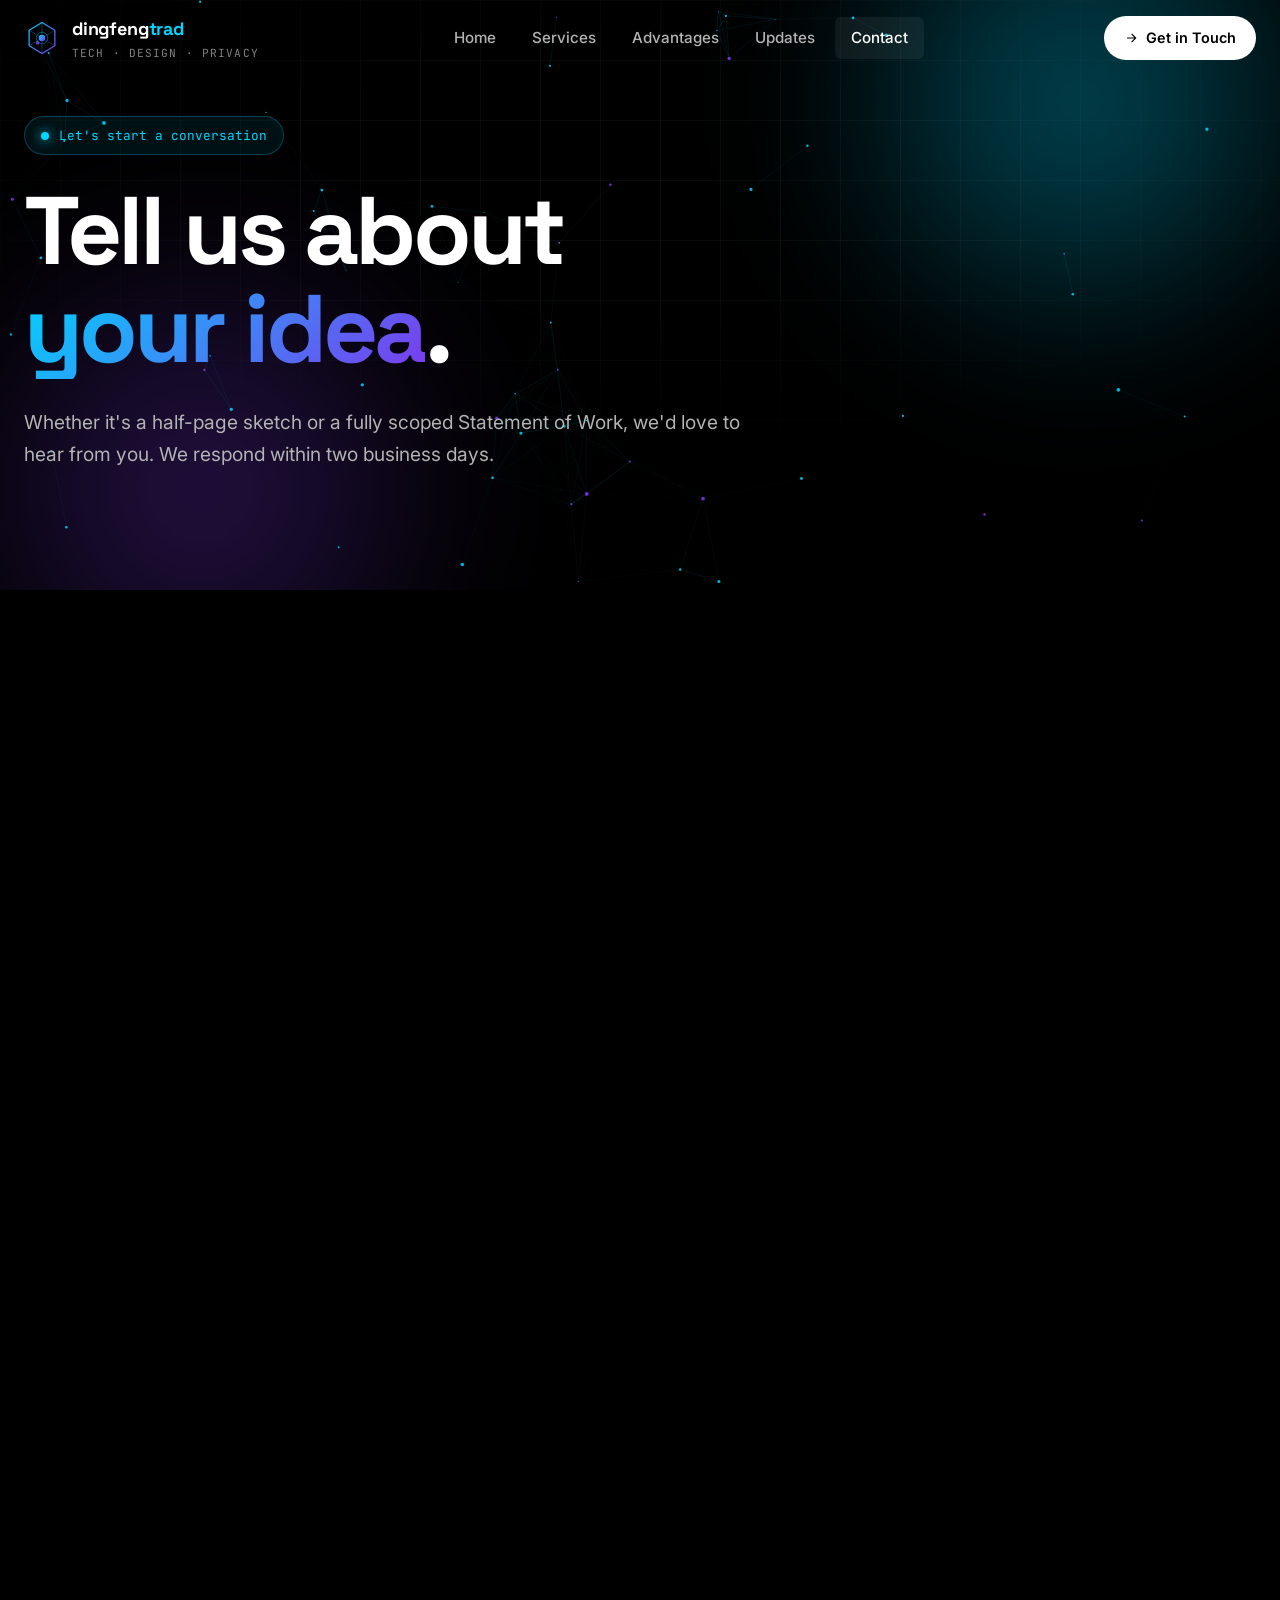
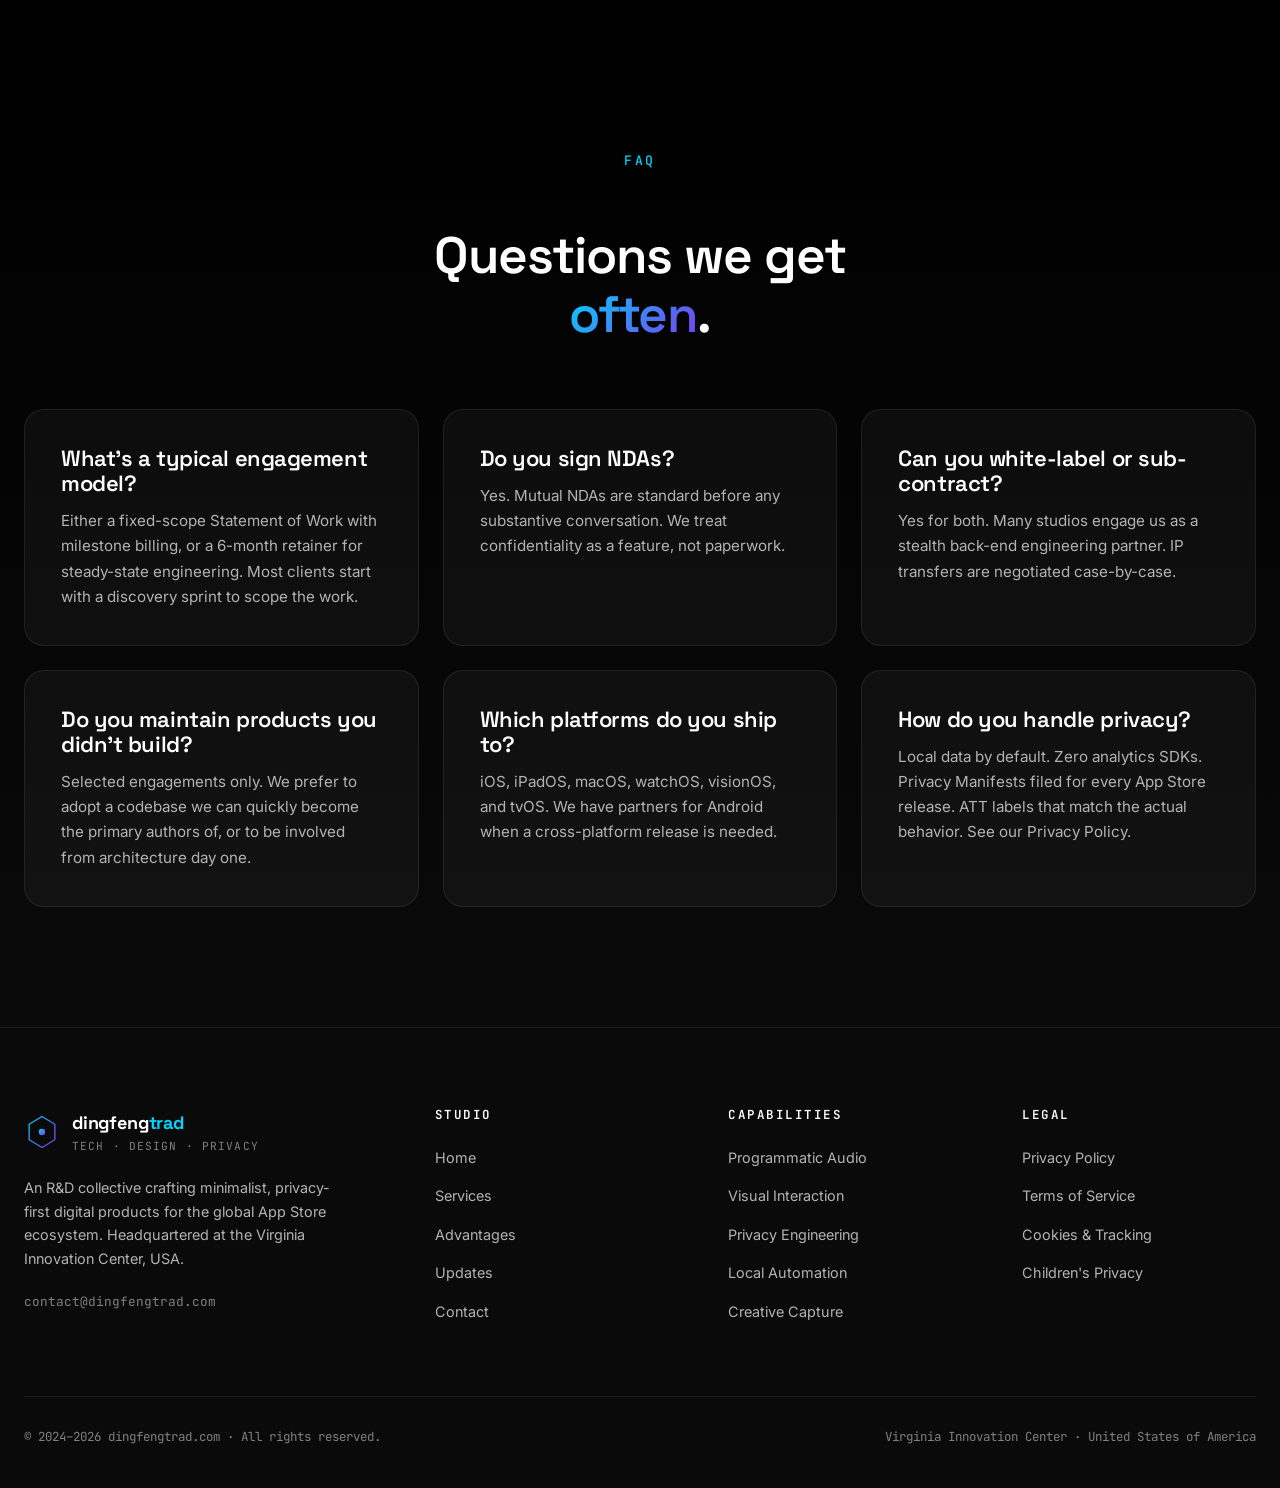
<file: contact.html>
<!DOCTYPE html>
<html lang="en">
<head>
<meta charset="UTF-8" />
<meta name="viewport" content="width=device-width, initial-scale=1.0" />
<meta name="theme-color" content="#000000" />
<title>Contact — dingfengtrad.com</title>
<meta name="description" content="Reach out to the dingfengtrad engineering collective. Email us at contact@dingfengtrad.com or use the project inquiry form. Located at the Virginia Innovation Center, USA." />
<meta name="keywords" content="dingfengtrad contact, hire indie app studio, app development inquiry, contact engineering team" />
<meta name="robots" content="index,follow" />
<link rel="canonical" href="https://dingfengtrad.com/contact.html" />
<meta property="og:title" content="Contact — dingfengtrad" />
<meta property="og:description" content="Reach the dingfengtrad engineering collective." />
<meta property="og:url" content="https://dingfengtrad.com/contact.html" />
<meta name="twitter:card" content="summary_large_image" />

<link rel="icon" type="image/svg+xml" href="data:image/svg+xml;utf8,<svg xmlns='http://www.w3.org/2000/svg' viewBox='0 0 32 32'><defs><linearGradient id='g' x1='0' x2='1' y1='0' y2='1'><stop offset='0' stop-color='%2300d4ff'/><stop offset='1' stop-color='%237c3aed'/></linearGradient></defs><path d='M16 2 L28 9 L28 23 L16 30 L4 23 L4 9 Z' fill='none' stroke='url(%23g)' stroke-width='2'/><circle cx='16' cy='16' r='4' fill='url(%23g)'/></svg>" />
<link rel="stylesheet" href="css/main.css" />
<link rel="preconnect" href="https://fonts.googleapis.com">
<link rel="preconnect" href="https://fonts.gstatic.com" crossorigin>
<link href="https://fonts.googleapis.com/css2?family=Inter:wght@400;500;600;700&family=Space+Grotesk:wght@400;500;600;700&family=JetBrains+Mono:wght@400;500&display=swap" rel="stylesheet">
</head>
<body>

<header class="site-header">
  <div class="container nav-row">
    <a href="index.html" class="brand"><svg class="brand-logo" viewBox="0 0 56 56" xmlns="http://www.w3.org/2000/svg" aria-hidden="true"><defs><linearGradient id="hdg" x1="0" y1="0" x2="1" y2="1"><stop offset="0" stop-color="#00d4ff"/><stop offset="1" stop-color="#7c3aed"/></linearGradient></defs><path d="M28 4 L48 16 L48 40 L28 52 L8 40 L8 16 Z" fill="none" stroke="url(#hdg)" stroke-width="2"/><path d="M28 4 L28 52 M8 16 L48 40 M8 40 L48 16" stroke="url(#hdg)" stroke-width="1" opacity=".5"/><circle cx="28" cy="28" r="5" fill="url(#hdg)"/><circle cx="28" cy="28" r="9" fill="none" stroke="#00d4ff" stroke-width="1" opacity=".6"/></svg><div><div class="brand-name">dingfeng<span style="color:var(--color-accent)">trad</span></div><div class="brand-tag">Tech · Design · Privacy</div></div></a>
    <nav class="primary-nav"><a href="index.html">Home</a><a href="services.html">Services</a><a href="advantages.html">Advantages</a><a href="updates.html">Updates</a><a href="contact.html">Contact</a></nav>
    <a href="contact.html" class="nav-cta"><svg width="14" height="14" viewBox="0 0 24 24" fill="none" stroke="currentColor" stroke-width="2"><path d="M5 12h14M13 5l7 7-7 7"/></svg>Get in Touch</a>
    <button class="nav-toggle" aria-label="Toggle menu"><span></span><span></span><span></span></button>
  </div>
</header>

<section class="hero" style="min-height: 55vh;">
  <canvas id="hero-canvas" style="position:absolute;inset:0;width:100%;height:100%;z-index:1;"></canvas>
  <div class="hero-grid-bg"></div>
  <div class="hero-orb one"></div>
  <div class="hero-orb two"></div>
  <div class="container hero-inner">
    <div class="hero-pretitle"><span class="dot"></span><span>Let's start a conversation</span></div>
    <h1 class="reveal">Tell us about<br /><span class="text-gradient">your idea</span>.</h1>
    <p class="hero-sub reveal reveal-delay-1">Whether it's a half-page sketch or a fully scoped Statement of Work, we'd love to hear from you. We respond within two business days.</p>
  </div>
</section>

<!-- Contact content -->
<section>
  <div class="container">
    <div class="contact-wrap">

      <!-- Left: contact info -->
      <div class="contact-info reveal">
        <h2 style="margin-bottom: 8px;">Direct lines.</h2>
        <p style="margin-bottom: 8px;">No phone trees, no auto-responders. Real engineers answer your email.</p>

        <div class="contact-card">
          <div class="icon">
            <svg viewBox="0 0 24 24" fill="none" stroke="currentColor" stroke-width="1.6"><path d="M4 6h16v12H4z"/><path d="M4 6l8 7 8-7"/></svg>
          </div>
          <div>
            <div class="label">Business inquiries</div>
            <a href="mailto:contact@dingfengtrad.com" class="value">contact@dingfengtrad.com</a>
          </div>
        </div>

        <div class="contact-card">
          <div class="icon">
            <svg viewBox="0 0 24 24" fill="none" stroke="currentColor" stroke-width="1.6"><path d="M12 2v4M12 18v4M2 12h4M18 12h4"/><circle cx="12" cy="12" r="6"/></svg>
          </div>
          <div>
            <div class="label">Support</div>
            <a href="mailto:support@dingfengtrad.com" class="value">support@dingfengtrad.com</a>
          </div>
        </div>

        <div class="contact-card">
          <div class="icon">
            <svg viewBox="0 0 24 24" fill="none" stroke="currentColor" stroke-width="1.6"><path d="M12 2C8 2 5 5 5 9c0 5 7 13 7 13s7-8 7-13c0-4-3-7-7-7z"/><circle cx="12" cy="9" r="2"/></svg>
          </div>
          <div>
            <div class="label">Headquarters</div>
            <div class="value">Virginia Innovation Center<br />United States of America</div>
          </div>
        </div>

        <div class="contact-card">
          <div class="icon">
            <svg viewBox="0 0 24 24" fill="none" stroke="currentColor" stroke-width="1.6"><circle cx="12" cy="12" r="9"/><path d="M12 7v5l3 2"/></svg>
          </div>
          <div>
            <div class="label">Response SLA</div>
            <div class="value">≤ 48 hours · Mon–Fri · UTC-5</div>
          </div>
        </div>

        <div class="contact-card">
          <div class="icon">
            <svg viewBox="0 0 24 24" fill="none" stroke="currentColor" stroke-width="1.6"><path d="M12 2l4 7-4 4-4-4zM2 12l7 4 4-4-4-4zM22 12l-7 4-4-4 4-4zM12 22l-4-7 4-4 4 4z"/></svg>
          </div>
          <div>
            <div class="label">Working languages</div>
            <div class="value">English (native) · Mandarin (native)</div>
          </div>
        </div>
      </div>

      <!-- Right: form -->
      <div class="contact-form reveal reveal-delay-1">
        <h3 style="margin-bottom: 8px;">Project inquiry.</h3>
        <p style="margin-bottom: 32px;">Send us a project brief — even rough sketches. The clearer the inputs, the sharper the response.</p>

        <div class="form-success">
          <strong>✓ Message received.</strong> We'll get back to you within 48 hours.
        </div>

        <form novalidate>
          <div class="form-row">
            <div>
              <label class="form-label" for="name">Name *</label>
              <input id="name" name="name" type="text" required class="form-control" placeholder="Your full name" />
            </div>
            <div>
              <label class="form-label" for="company">Company / Studio</label>
              <input id="company" name="company" type="text" class="form-control" placeholder="Optional" />
            </div>
          </div>

          <div class="form-group">
            <label class="form-label" for="email">Email *</label>
            <input id="email" name="email" type="email" required class="form-control" placeholder="you@studio.com" />
          </div>

          <div class="form-row">
            <div>
              <label class="form-label" for="type">Inquiry type</label>
              <select id="type" name="type" class="form-control">
                <option>New project</option>
                <option>Existing product engineering</option>
                <option>App Store publishing</option>
                <option>Partnership / press</option>
                <option>Other</option>
              </select>
            </div>
            <div>
              <label class="form-label" for="budget">Budget range</label>
              <select id="budget" name="budget" class="form-control">
                <option>Under $25k</option>
                <option>$25k – $80k</option>
                <option>$80k – $200k</option>
                <option>$200k+</option>
                <option>Prefer to discuss</option>
              </select>
            </div>
          </div>

          <div class="form-group">
            <label class="form-label" for="message">Tell us about your idea *</label>
            <textarea id="message" name="message" required class="form-control" placeholder="What's the product? What problem does it solve? Any platforms, deadlines, or constraints we should know about?"></textarea>
          </div>

          <button type="submit" class="btn btn-accent btn-arrow" style="width: 100%;">
            Submit Request
            <svg class="ico" viewBox="0 0 24 24" fill="none" stroke="currentColor" stroke-width="2"><path d="M5 12h14M13 5l7 7-7 7"/></svg>
          </button>

          <p style="margin-top: 18px; font-size: 0.78rem; color: var(--color-text-3); text-align: center;">
            By submitting, you agree to our <a href="privacy.html">Privacy Policy</a>.
            We never share your brief with third parties.
          </p>
        </form>
      </div>
    </div>
  </div>
</section>

<!-- FAQ -->
<section style="background: linear-gradient(180deg, var(--color-bg) 0%, var(--color-bg-2) 100%);">
  <div class="container">
    <div class="section-head center reveal">
      <span class="eyebrow" style="padding-left:0;">FAQ</span>
      <h2>Questions we get<br /><span class="text-gradient">often</span>.</h2>
    </div>

    <div class="feature-grid">
      <div class="feature reveal" data-tilt>
        <h3>What's a typical engagement model?</h3>
        <p>Either a fixed-scope Statement of Work with milestone billing, or a 6-month retainer for steady-state engineering. Most clients start with a discovery sprint to scope the work.</p>
      </div>
      <div class="feature reveal reveal-delay-1" data-tilt>
        <h3>Do you sign NDAs?</h3>
        <p>Yes. Mutual NDAs are standard before any substantive conversation. We treat confidentiality as a feature, not paperwork.</p>
      </div>
      <div class="feature reveal reveal-delay-2" data-tilt>
        <h3>Can you white-label or sub-contract?</h3>
        <p>Yes for both. Many studios engage us as a stealth back-end engineering partner. IP transfers are negotiated case-by-case.</p>
      </div>
      <div class="feature reveal reveal-delay-3" data-tilt>
        <h3>Do you maintain products you didn't build?</h3>
        <p>Selected engagements only. We prefer to adopt a codebase we can quickly become the primary authors of, or to be involved from architecture day one.</p>
      </div>
      <div class="feature reveal" data-tilt>
        <h3>Which platforms do you ship to?</h3>
        <p>iOS, iPadOS, macOS, watchOS, visionOS, and tvOS. We have partners for Android when a cross-platform release is needed.</p>
      </div>
      <div class="feature reveal reveal-delay-1" data-tilt>
        <h3>How do you handle privacy?</h3>
        <p>Local data by default. Zero analytics SDKs. Privacy Manifests filed for every App Store release. ATT labels that match the actual behavior. See our Privacy Policy.</p>
      </div>
    </div>
  </div>
</section>

<footer class="site-footer">
  <div class="container">
    <div class="footer-grid">
      <div class="footer-brand">
        <a href="index.html" class="brand"><svg class="brand-logo" viewBox="0 0 56 56" xmlns="http://www.w3.org/2000/svg"><defs><linearGradient id="fdg" x1="0" y1="0" x2="1" y2="1"><stop offset="0" stop-color="#00d4ff"/><stop offset="1" stop-color="#7c3aed"/></linearGradient></defs><path d="M28 4 L48 16 L48 40 L28 52 L8 40 L8 16 Z" fill="none" stroke="url(#fdg)" stroke-width="2"/><circle cx="28" cy="28" r="5" fill="url(#fdg)"/></svg><div><div class="brand-name">dingfeng<span style="color:var(--color-accent)">trad</span></div><div class="brand-tag">Tech · Design · Privacy</div></div></a>
        <p>An R&D collective crafting minimalist, privacy-first digital products for the global App Store ecosystem. Headquartered at the Virginia Innovation Center, USA.</p>
        <p style="font-family: var(--font-mono); font-size: 0.8rem; color: var(--color-text-3);">contact@dingfengtrad.com</p>
      </div>
      <div class="footer-col"><h5>Studio</h5><ul><li><a href="index.html">Home</a></li><li><a href="services.html">Services</a></li><li><a href="advantages.html">Advantages</a></li><li><a href="updates.html">Updates</a></li><li><a href="contact.html">Contact</a></li></ul></div>
      <div class="footer-col"><h5>Capabilities</h5><ul><li><a href="services.html#prog-audio">Programmatic Audio</a></li><li><a href="services.html#visual-ux">Visual Interaction</a></li><li><a href="services.html#privacy">Privacy Engineering</a></li><li><a href="services.html#automation">Local Automation</a></li><li><a href="services.html#creative">Creative Capture</a></li></ul></div>
      <div class="footer-col"><h5>Legal</h5><ul><li><a href="privacy.html">Privacy Policy</a></li><li><a href="terms.html">Terms of Service</a></li><li><a href="privacy.html#cookies">Cookies & Tracking</a></li><li><a href="privacy.html#children">Children's Privacy</a></li></ul></div>
    </div>
    <div class="footer-bottom"><div>© 2024–2026 dingfengtrad.com · All rights reserved.</div><div>Virginia Innovation Center · United States of America</div></div>
  </div>
</footer>

<button class="back-top" aria-label="Back to top"><svg viewBox="0 0 24 24" fill="none" stroke="currentColor" stroke-width="2.5"><path d="M12 19V5M5 12l7-7 7 7"/></svg></button>
<script src="js/main.js"></script>
<script src="js/particles.js"></script>
</body>
</html>
</file>
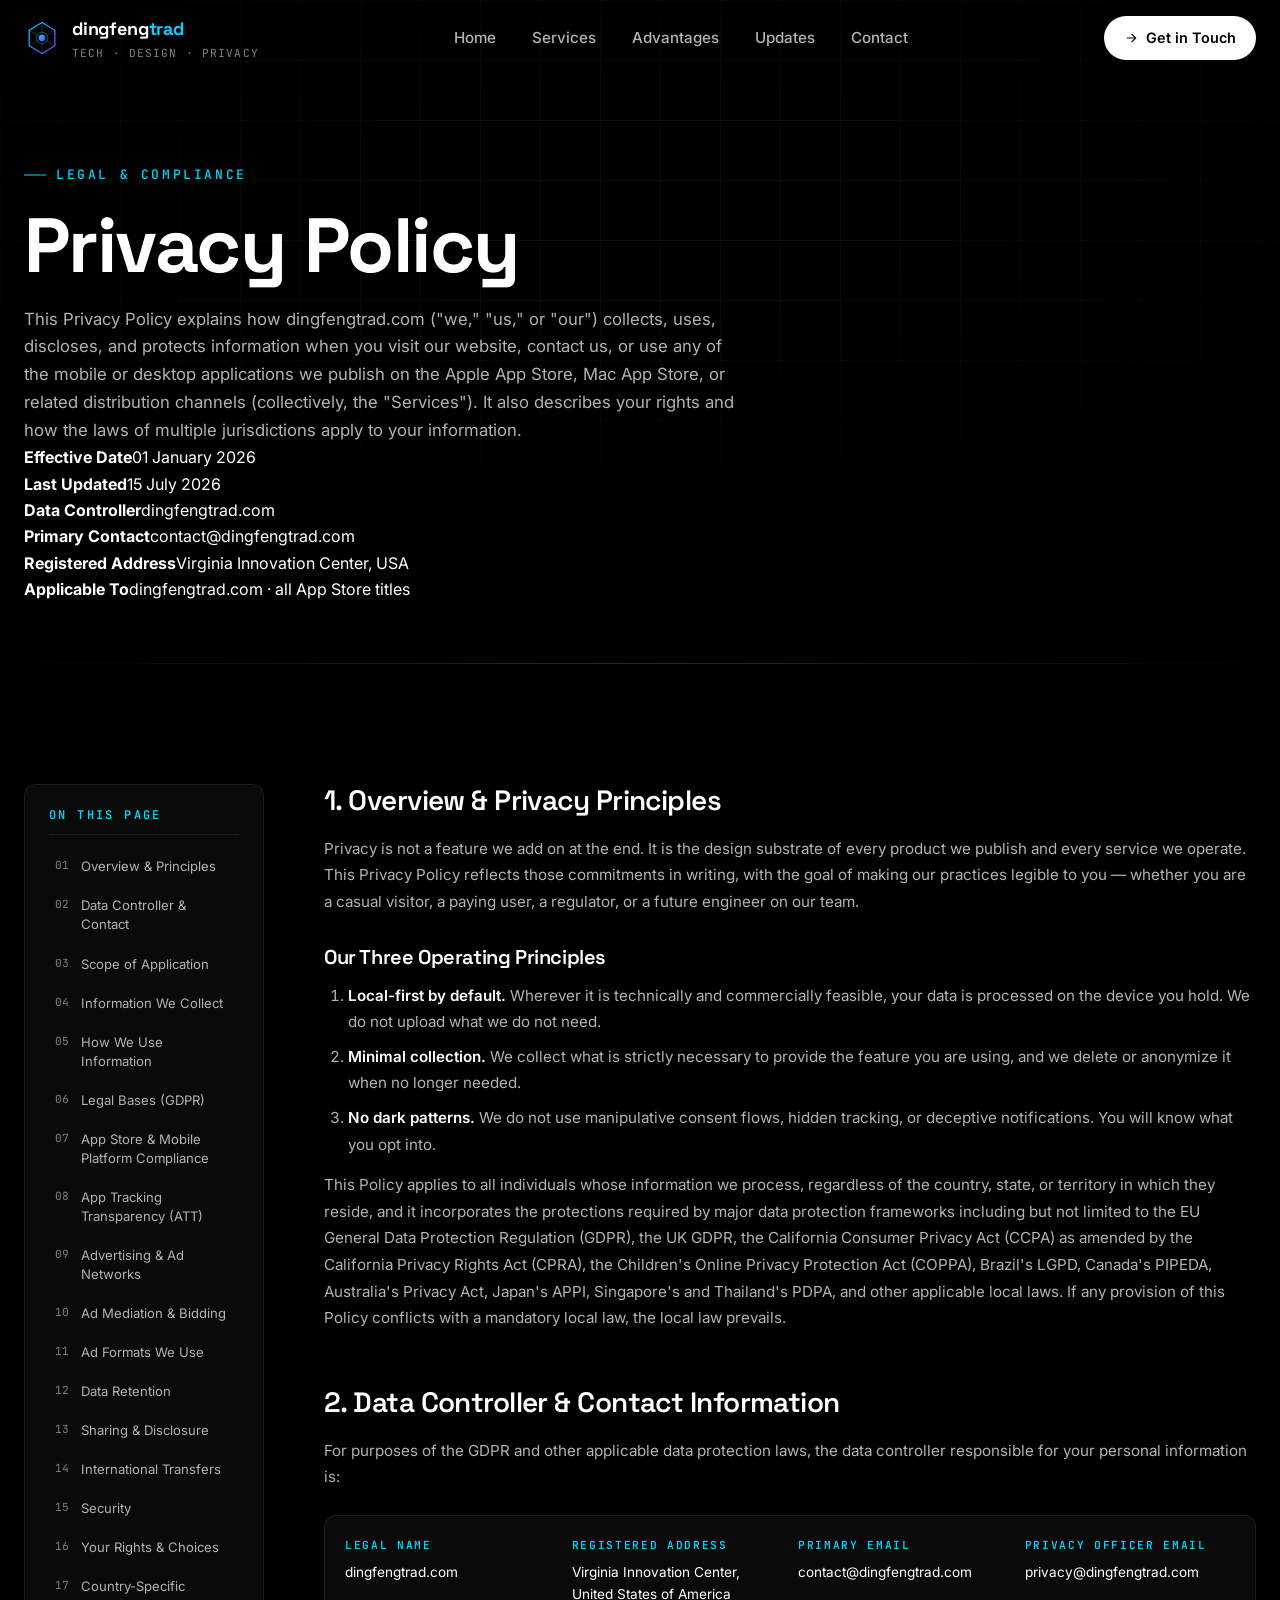
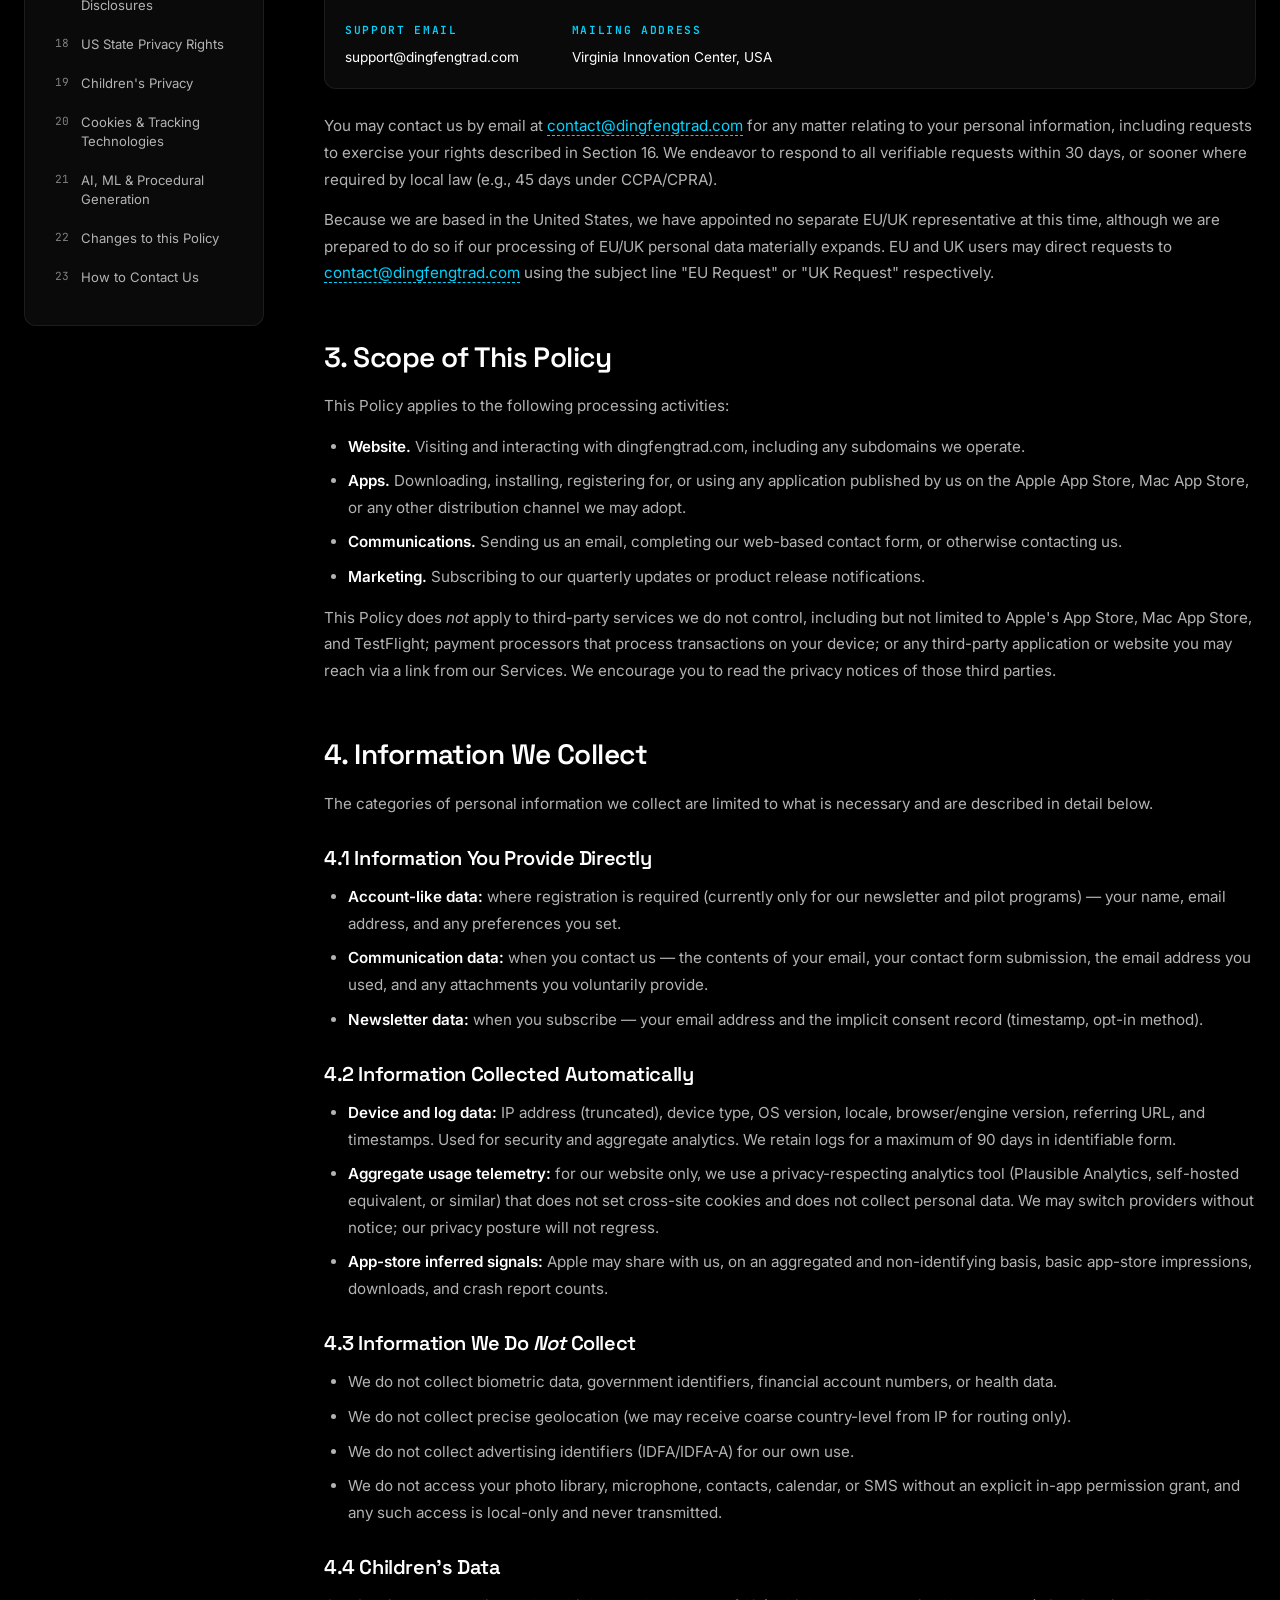
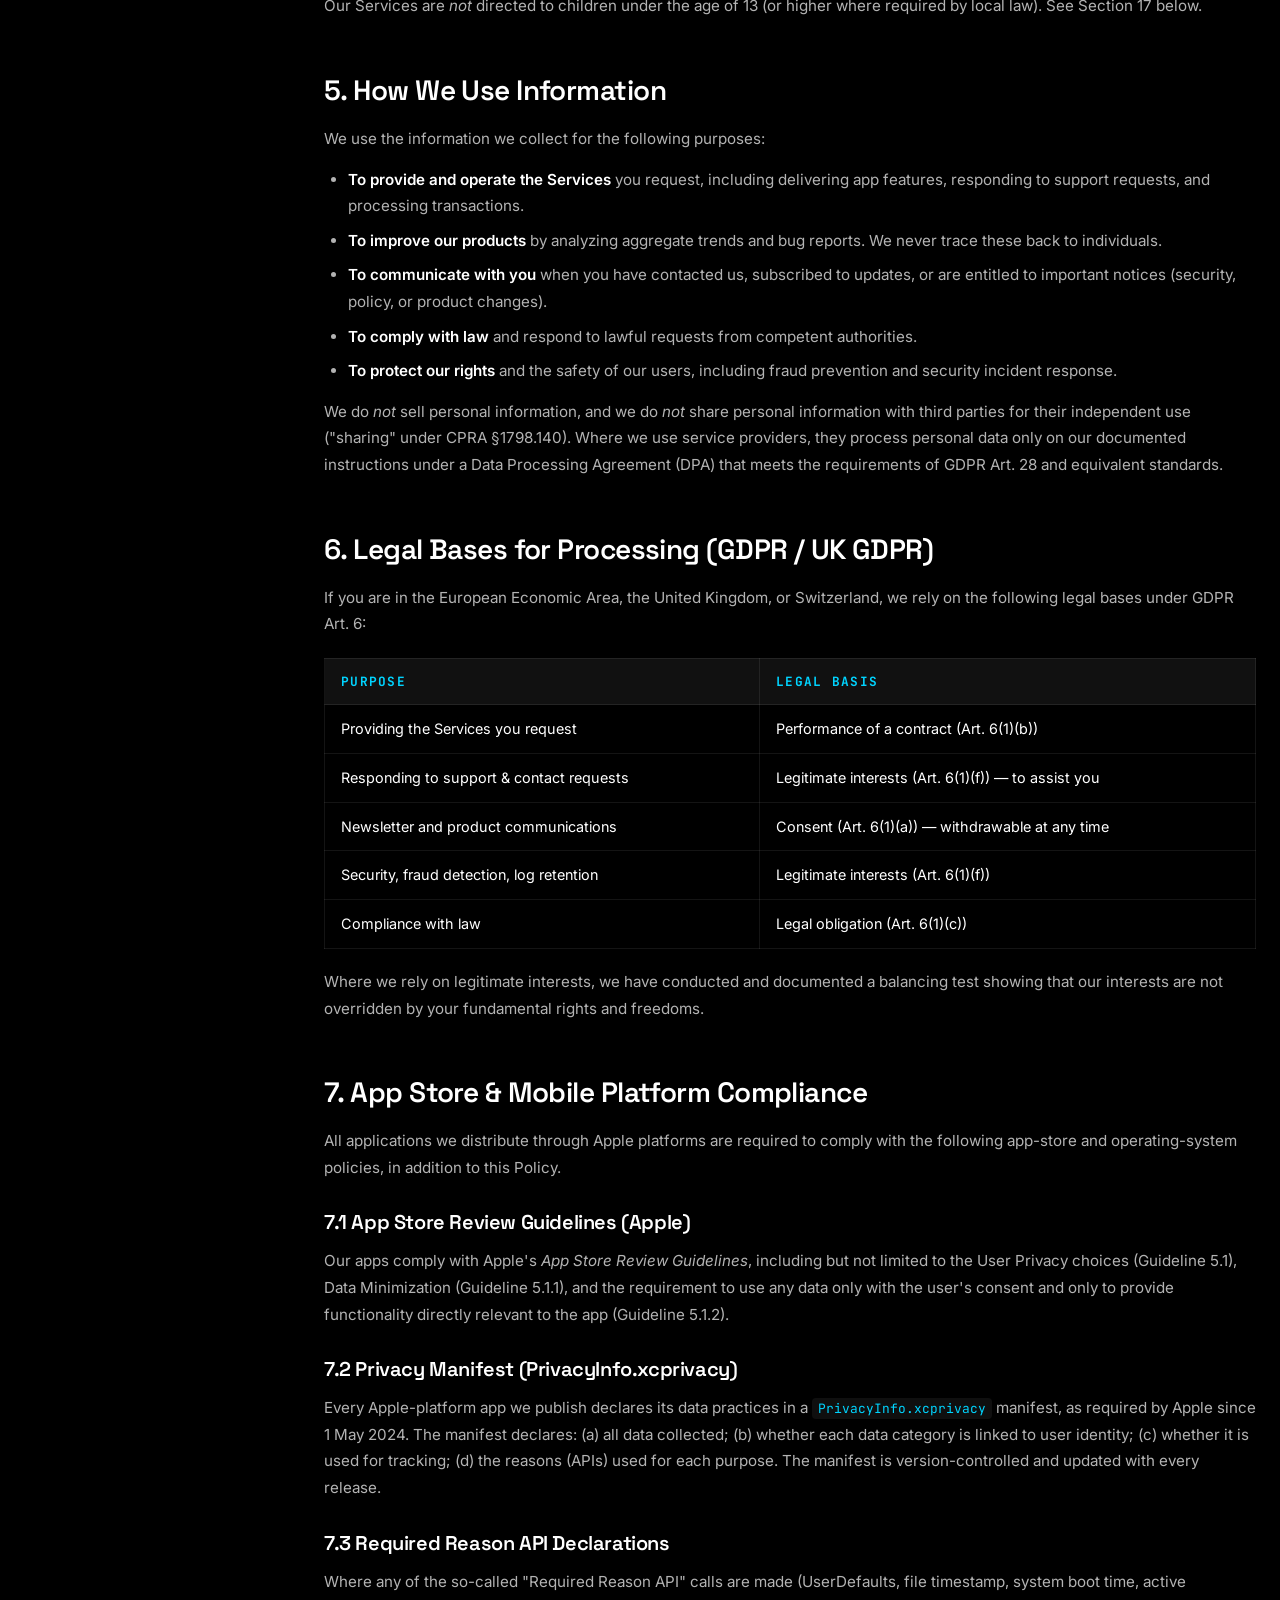
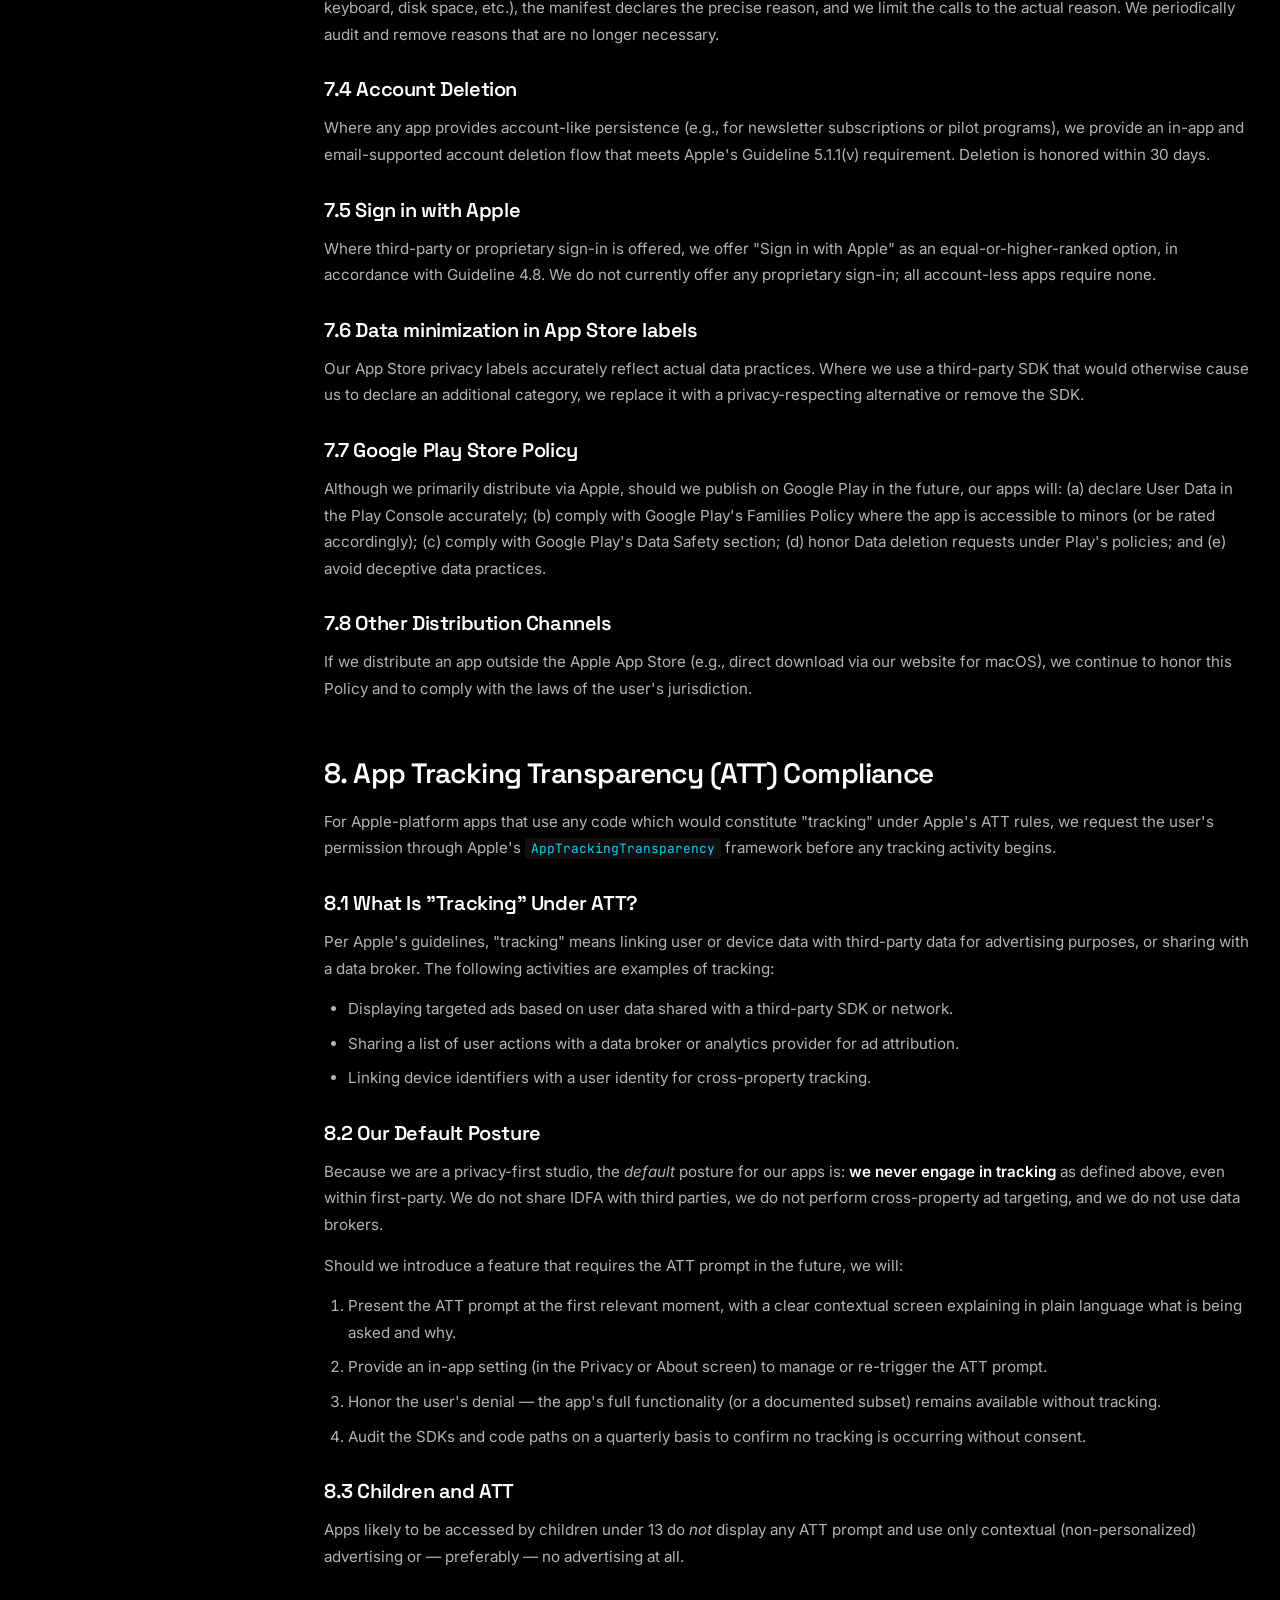
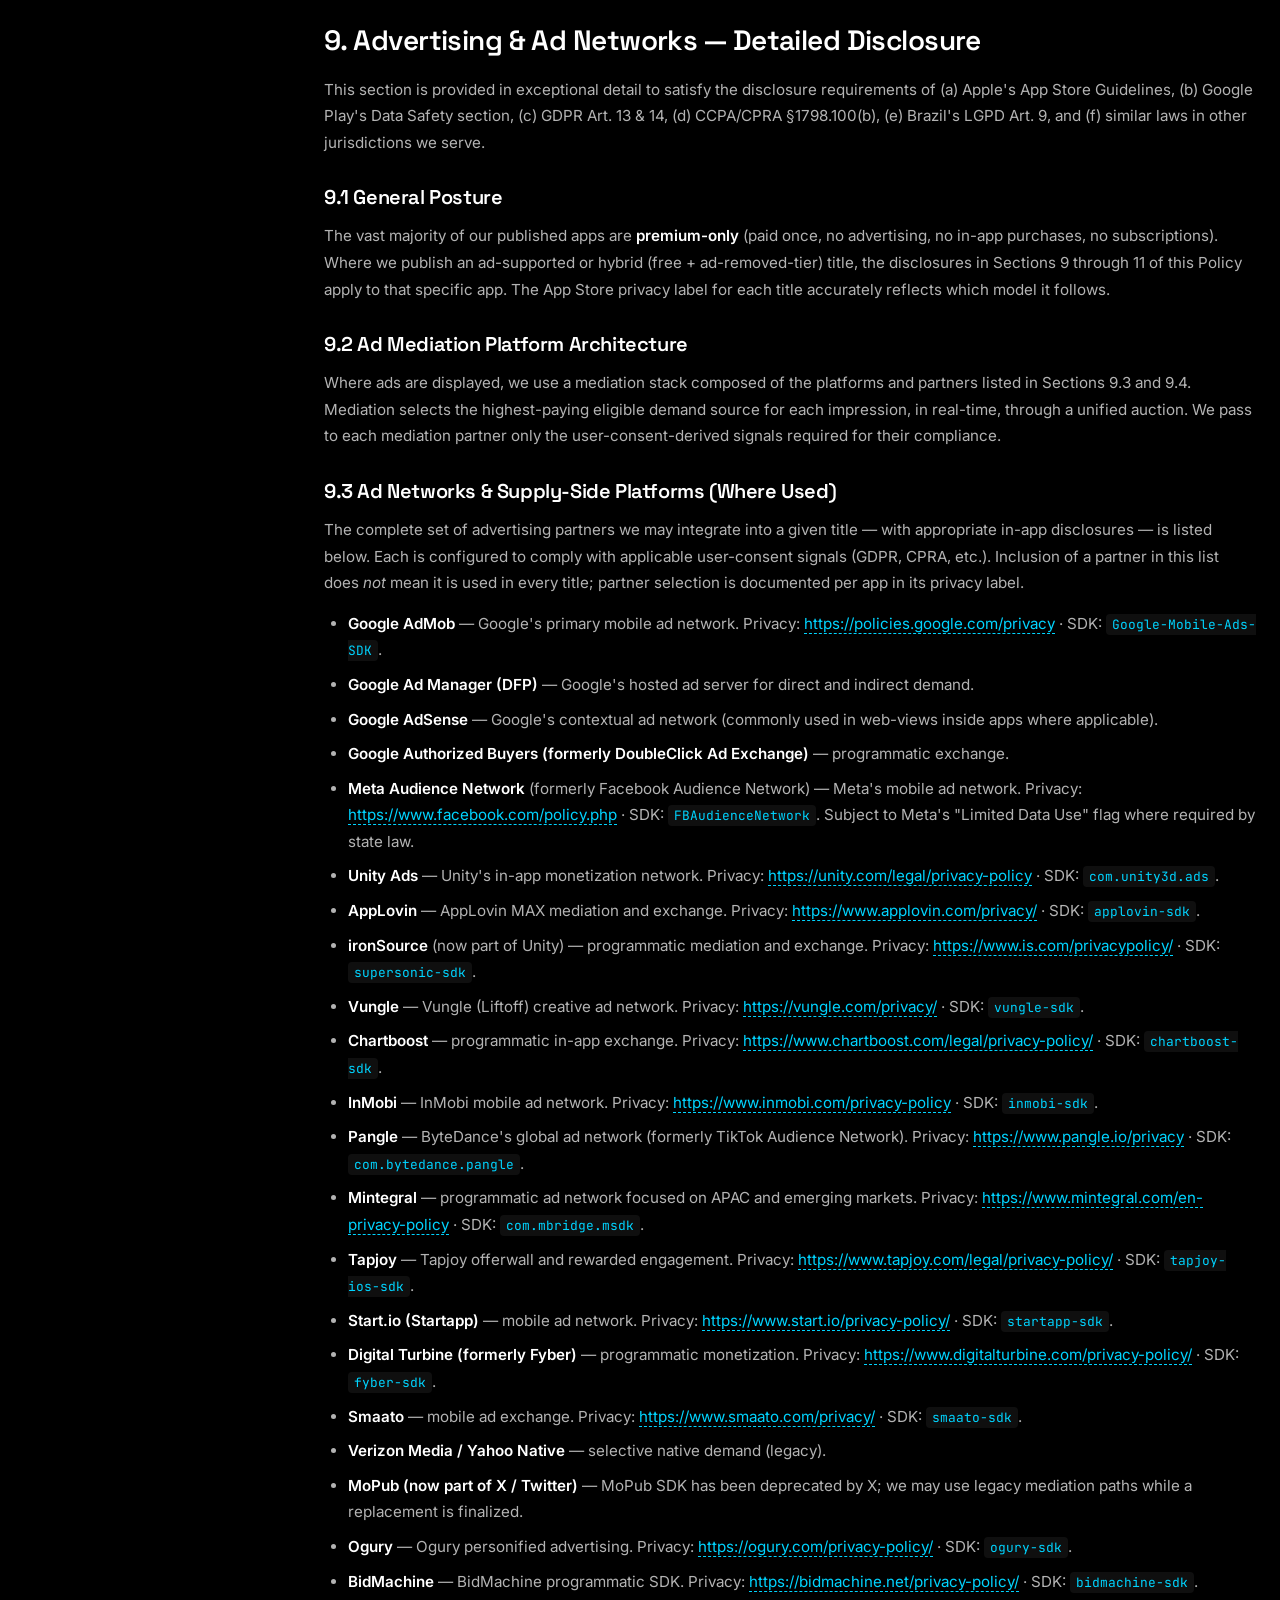
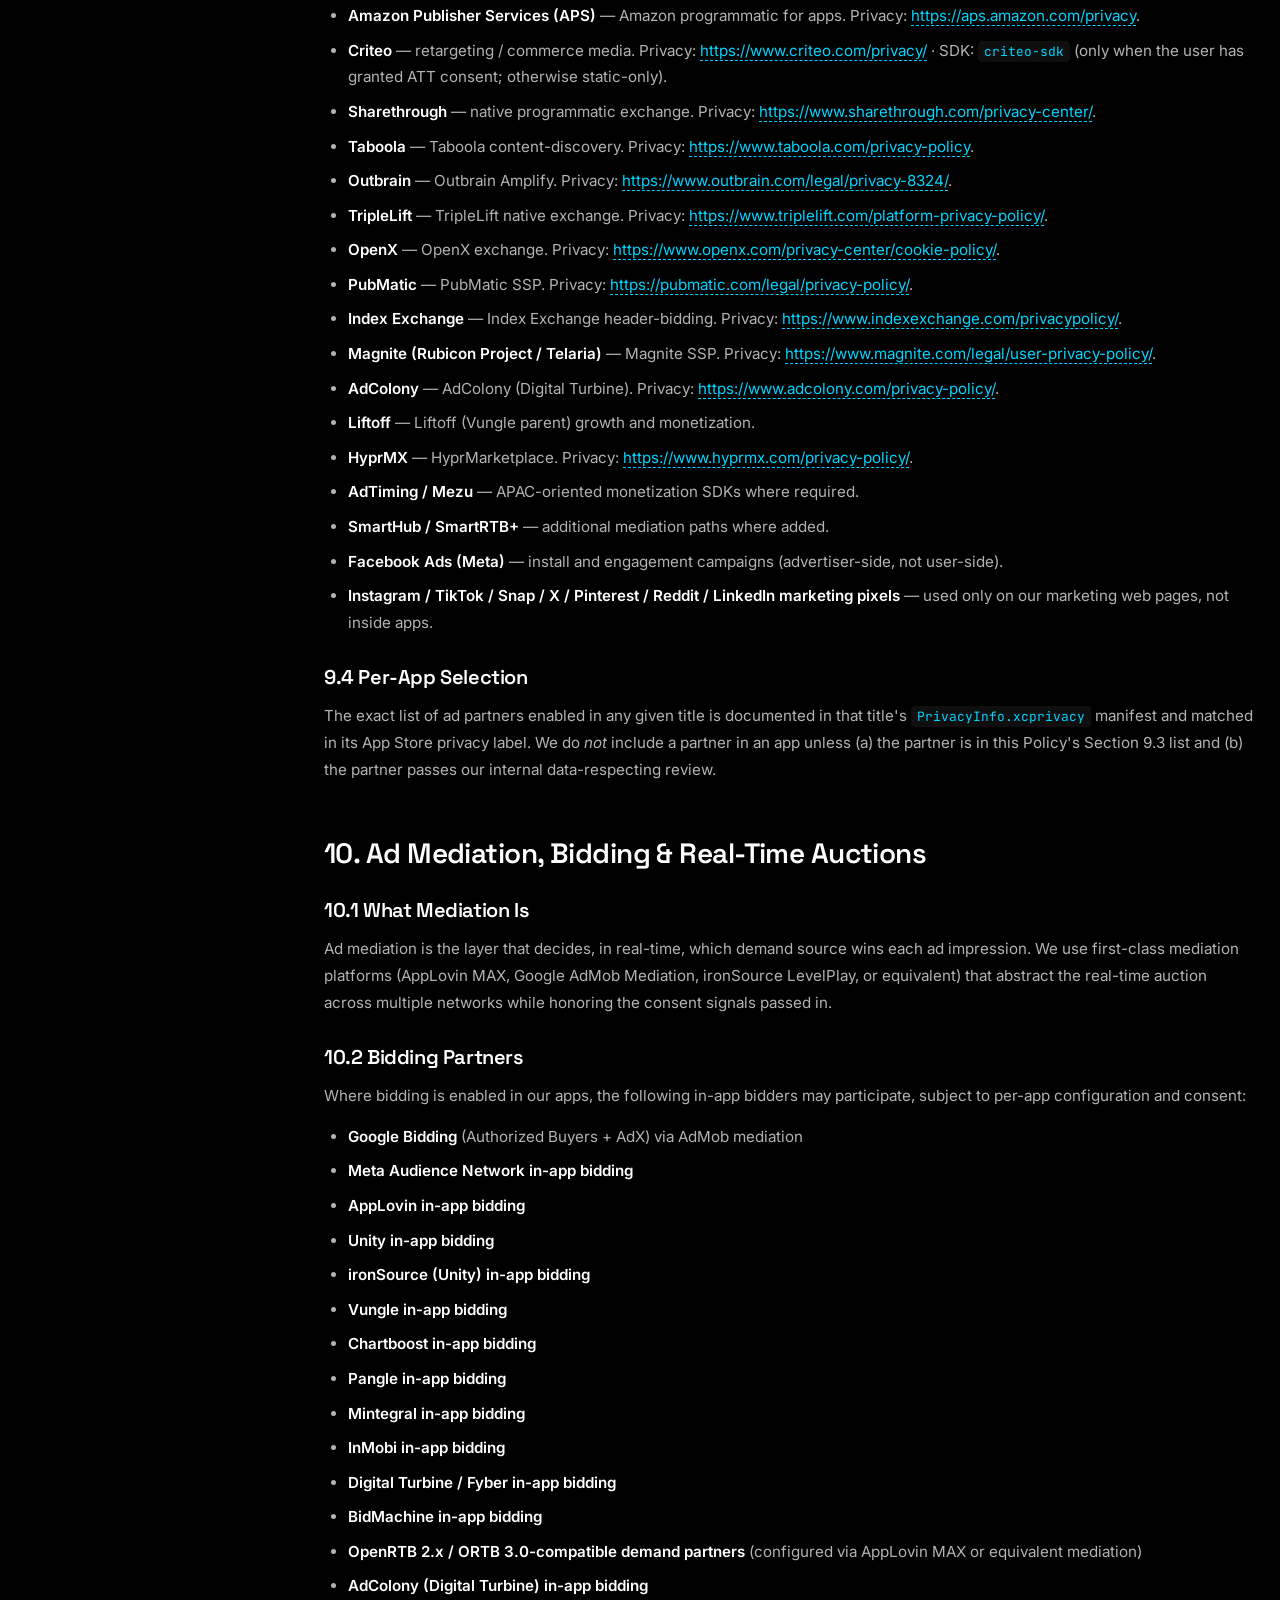
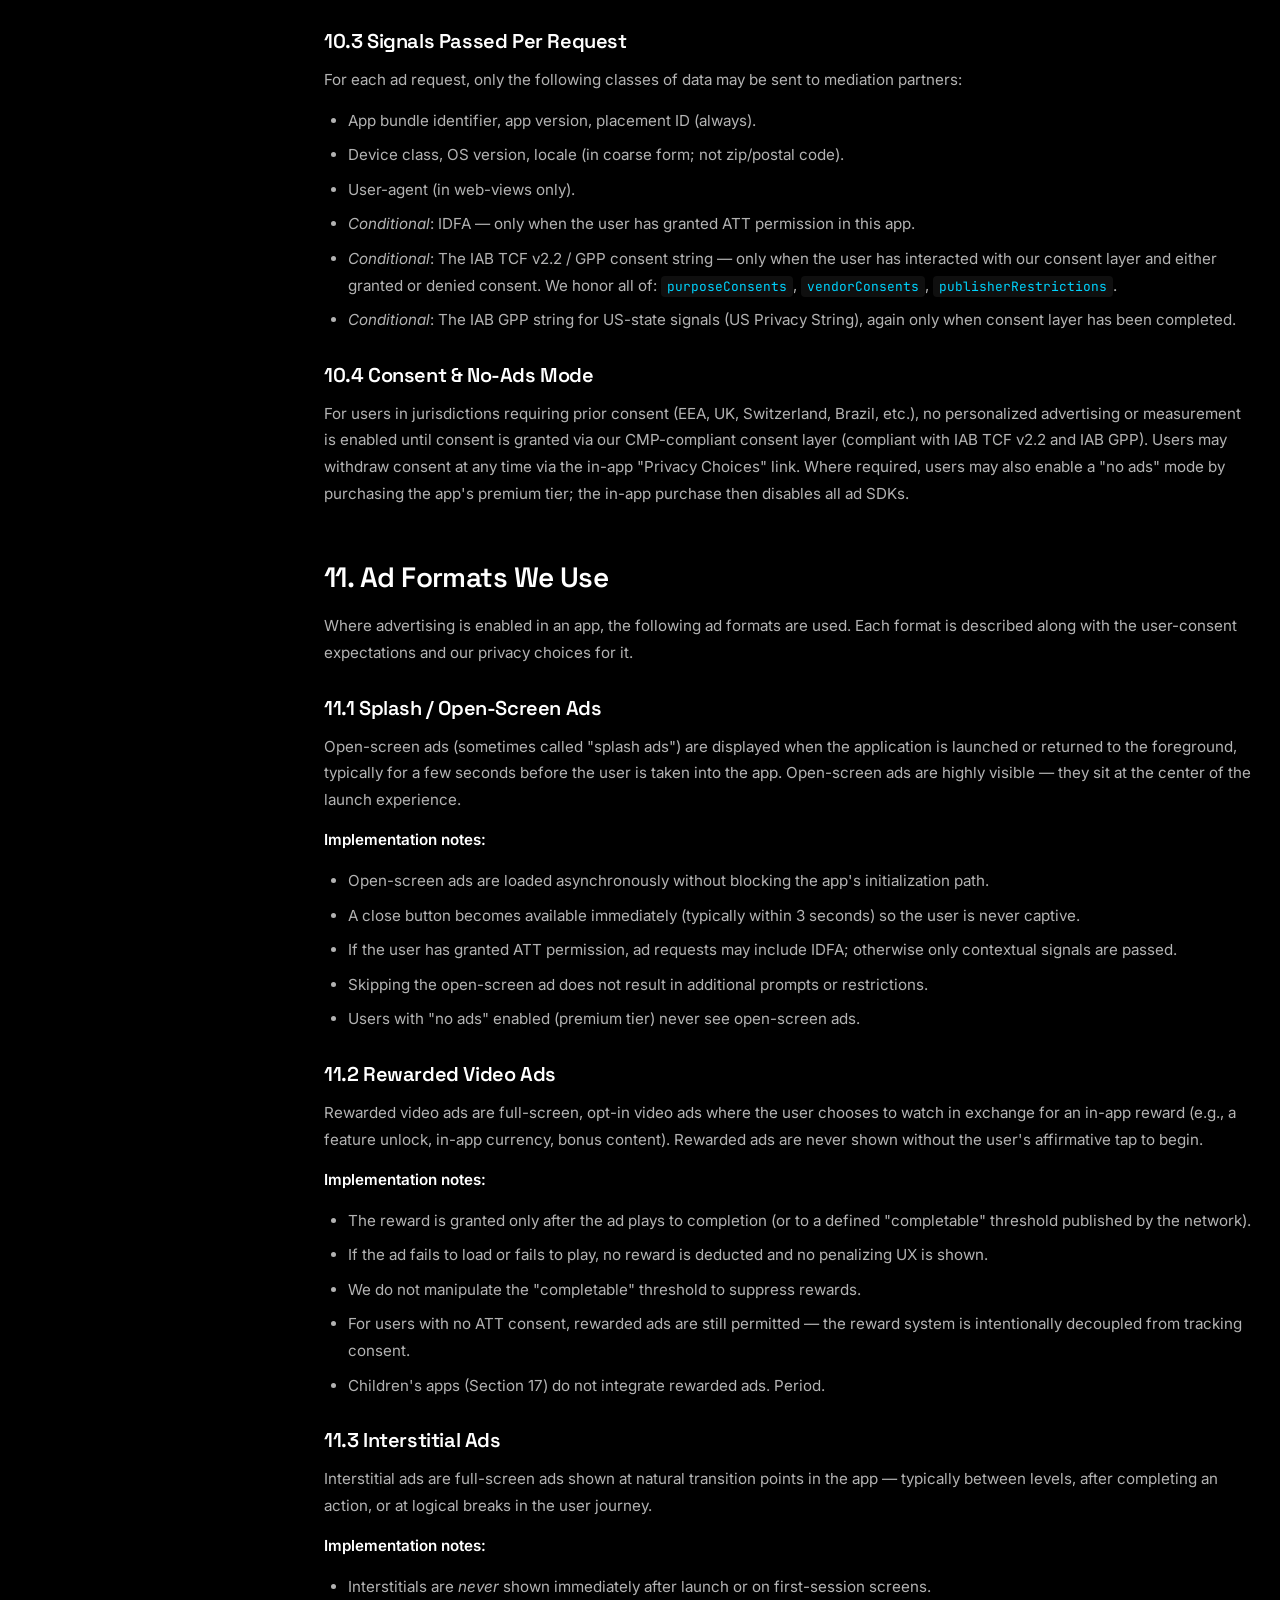
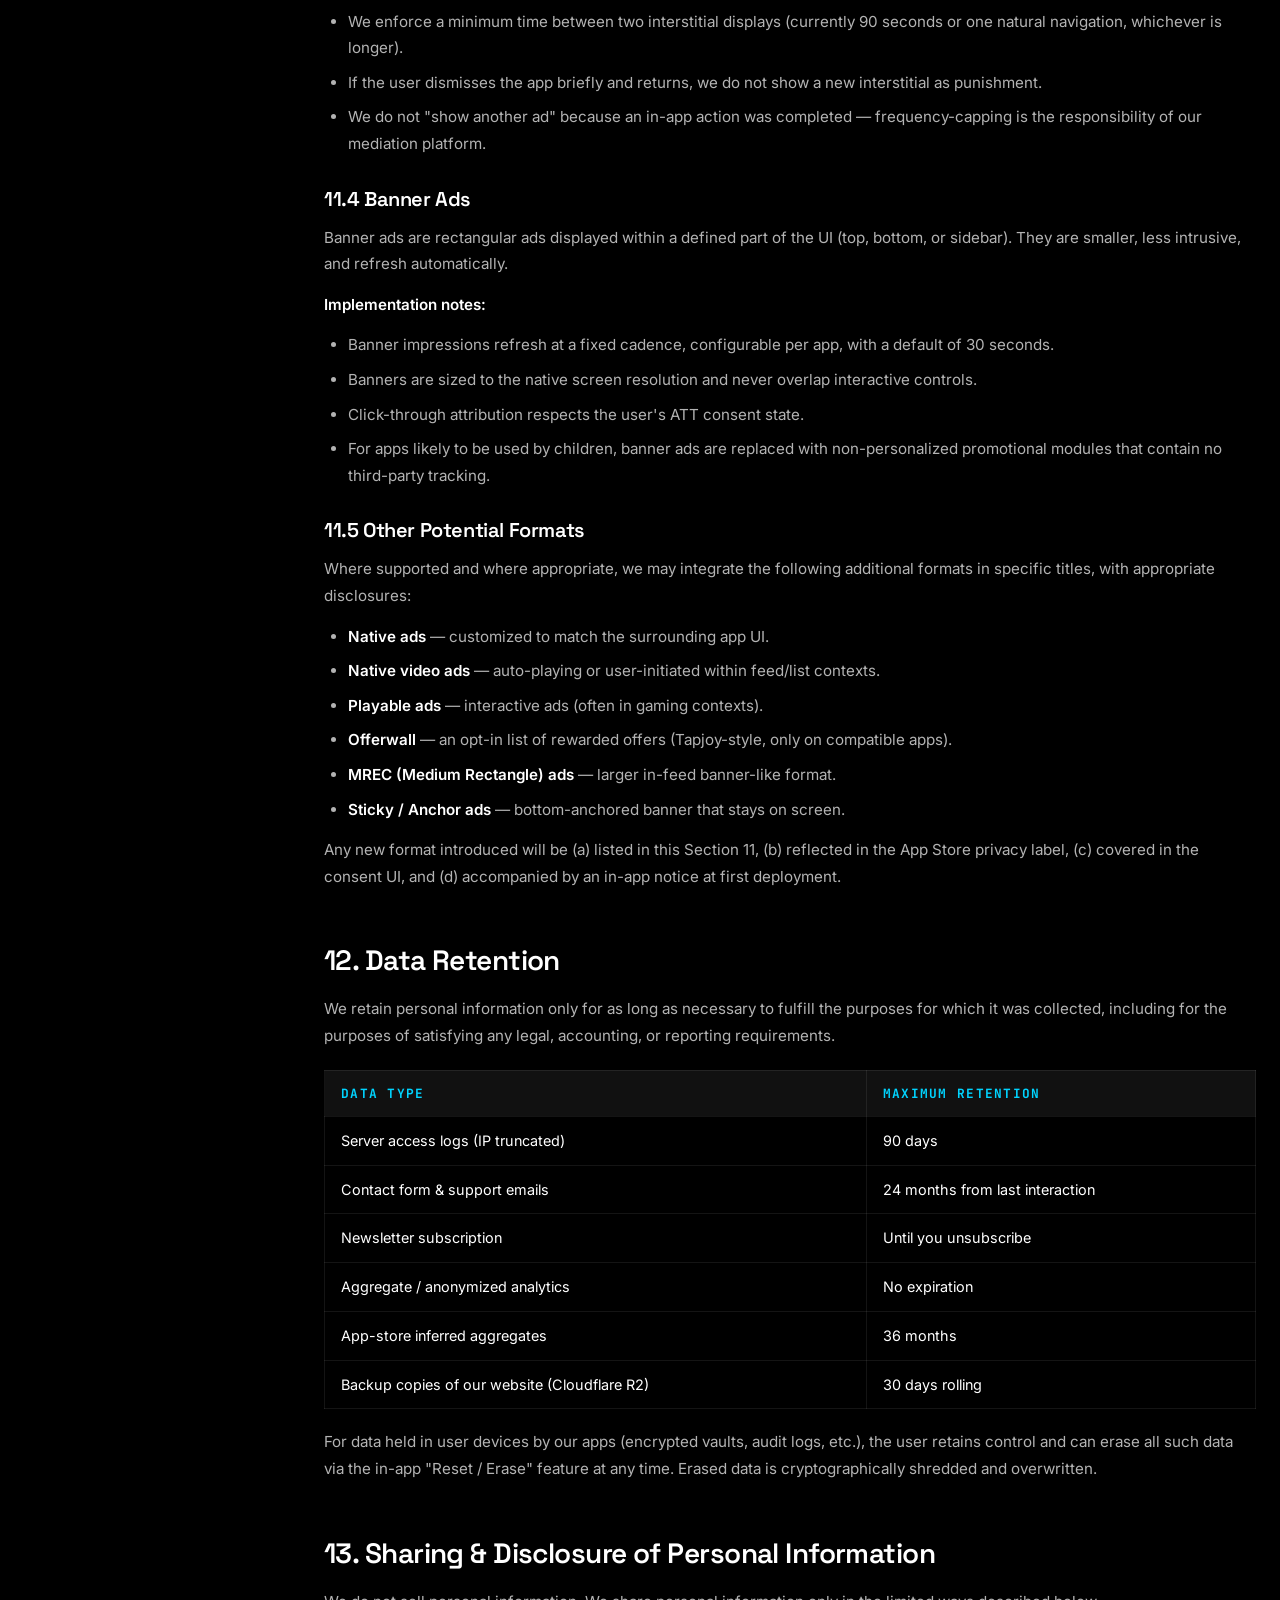
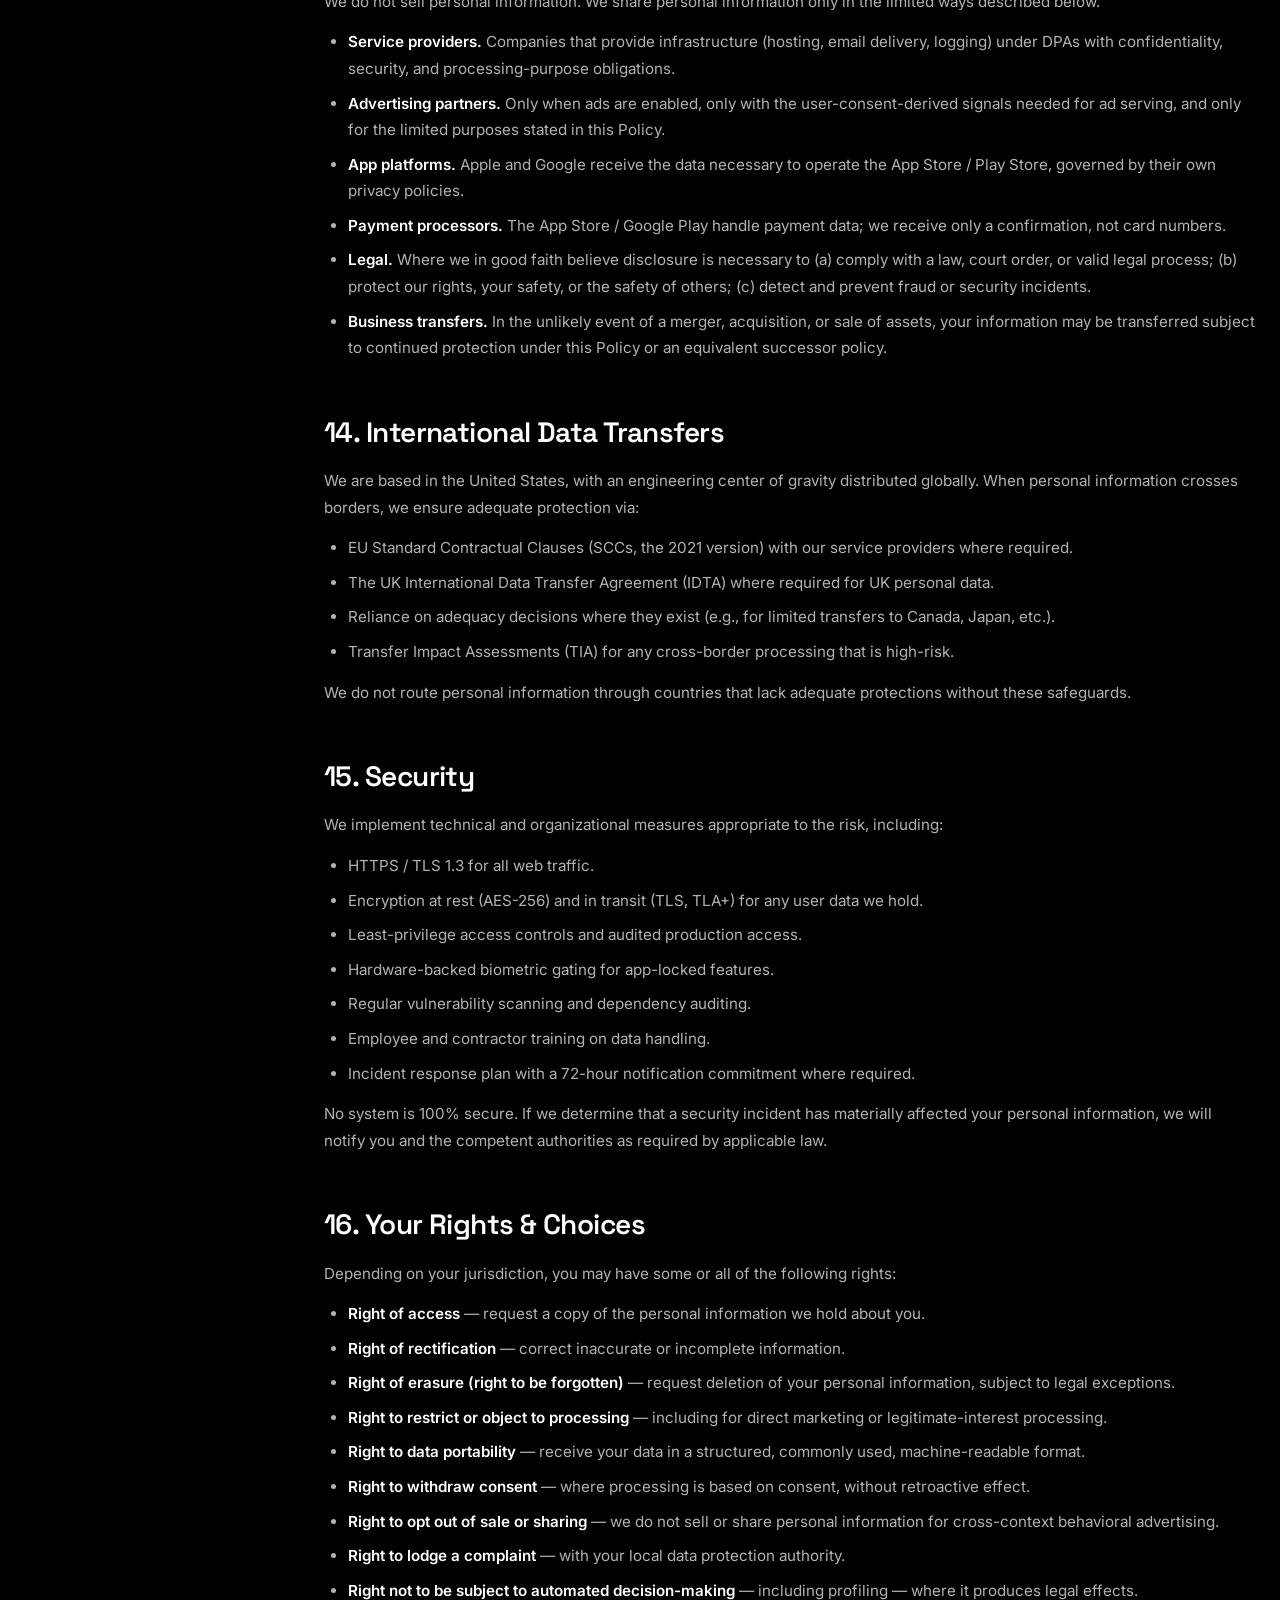
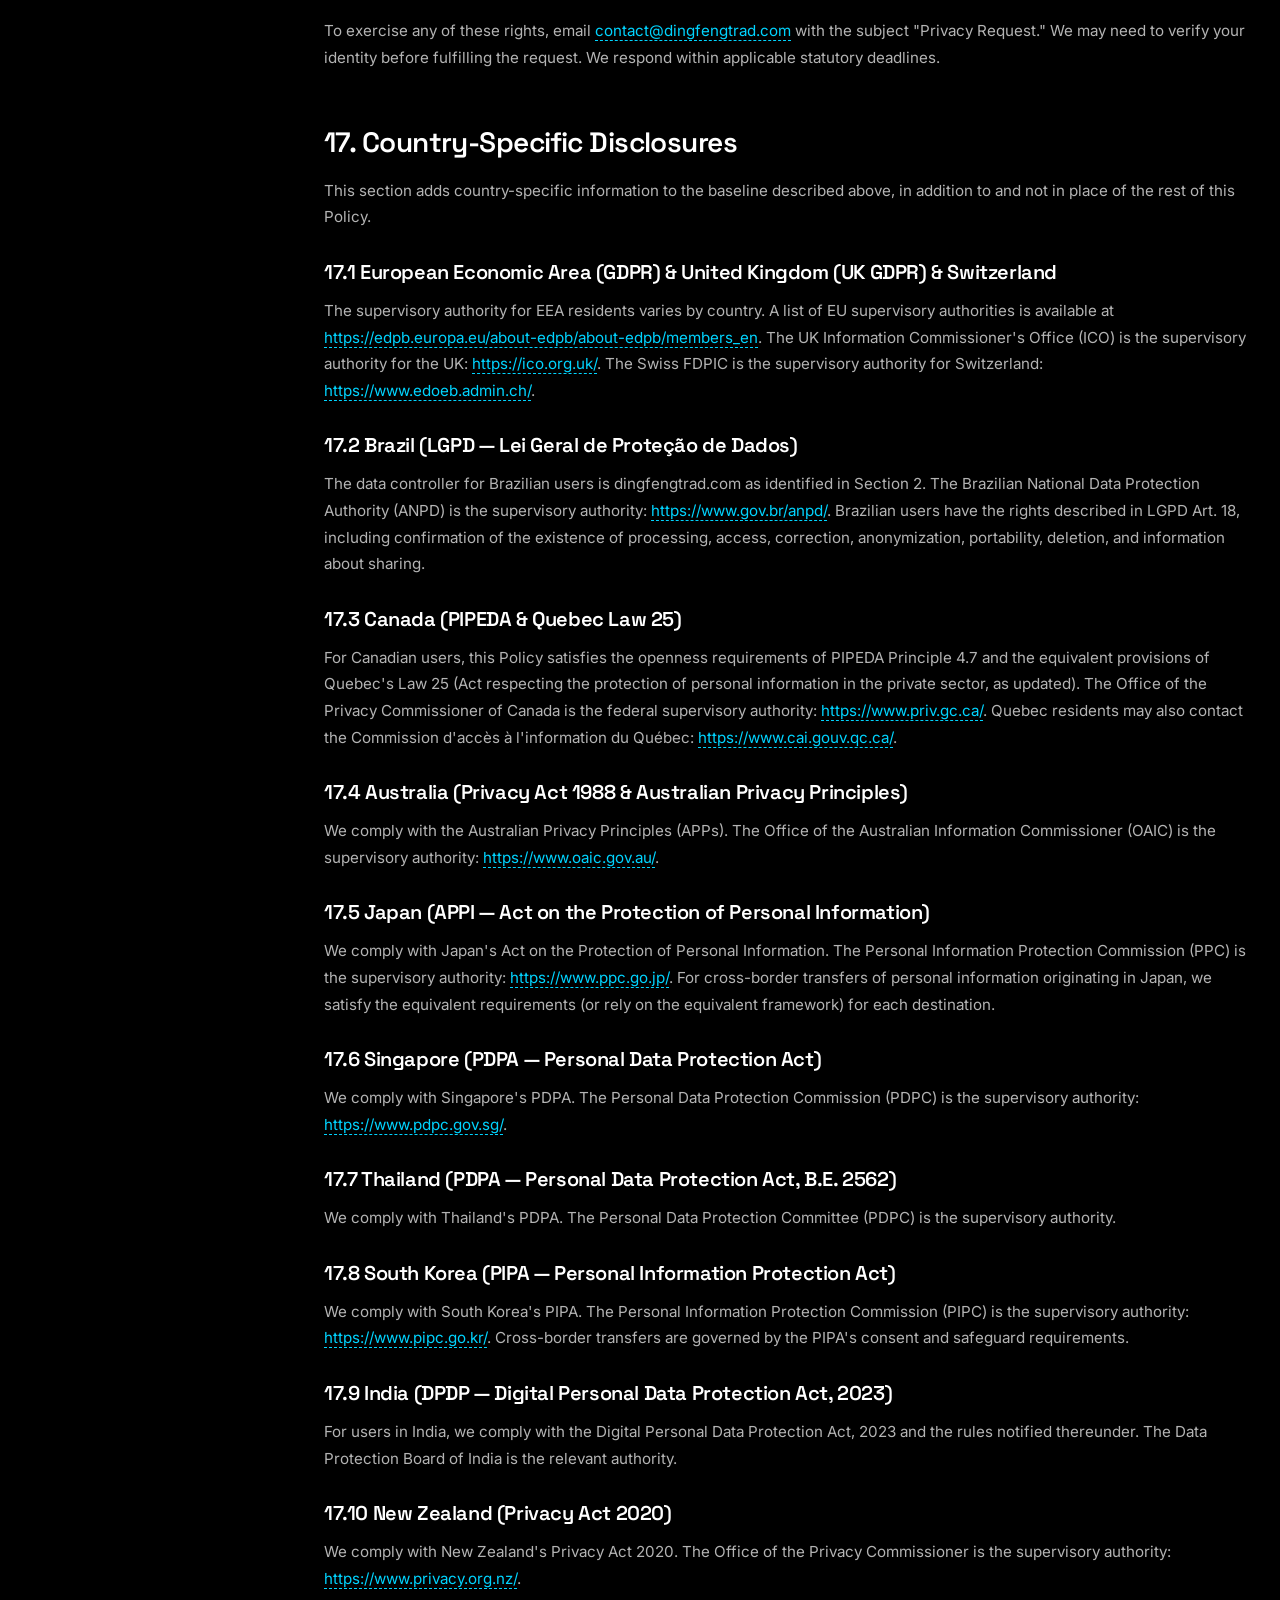
<file: privacy.html>
<!DOCTYPE html>
<html lang="en">
<head>
<meta charset="UTF-8" />
<meta name="viewport" content="width=device-width, initial-scale=1.0" />
<meta name="theme-color" content="#000000" />
<title>Privacy Policy — dingfengtrad.com</title>
<meta name="description" content="Comprehensive Privacy Policy for dingfengtrad.com and our App Store products. Covers GDPR, CCPA, COPPA, app store policies, ad networks, ad mediation, ATT framework, and country-specific data protection regulations." />
<meta name="keywords" content="dingfengtrad privacy policy, GDPR, CCPA, COPPA, Apple ATT, ad networks, ad mediation, AdMob, privacy manifest" />
<meta name="robots" content="index,follow,max-snippet:-1" />
<link rel="canonical" href="https://dingfengtrad.com/privacy.html" />
<meta property="og:title" content="Privacy Policy — dingfengtrad" />
<meta property="og:description" content="Comprehensive privacy disclosures for dingfengtrad.com and our App Store products." />
<meta property="og:url" content="https://dingfengtrad.com/privacy.html" />
<meta name="twitter:card" content="summary_large_image" />
<script type="application/ld+json">
{
  "@context": "https://schema.org",
  "@type": "WebPage",
  "name": "Privacy Policy — dingfengtrad",
  "url": "https://dingfengtrad.com/privacy.html",
  "lastReviewed": "2026-07-15"
}
</script>

<link rel="icon" type="image/svg+xml" href="data:image/svg+xml;utf8,<svg xmlns='http://www.w3.org/2000/svg' viewBox='0 0 32 32'><defs><linearGradient id='g' x1='0' x2='1' y1='0' y2='1'><stop offset='0' stop-color='%2300d4ff'/><stop offset='1' stop-color='%237c3aed'/></linearGradient></defs><path d='M16 2 L28 9 L28 23 L16 30 L4 23 L4 9 Z' fill='none' stroke='url(%23g)' stroke-width='2'/><circle cx='16' cy='16' r='4' fill='url(%23g)'/></svg>" />
<link rel="stylesheet" href="css/main.css" />
<link rel="preconnect" href="https://fonts.googleapis.com">
<link rel="preconnect" href="https://fonts.gstatic.com" crossorigin>
<link href="https://fonts.googleapis.com/css2?family=Inter:wght@400;500;600;700&family=Space+Grotesk:wght@400;500;600;700&family=JetBrains+Mono:wght@400;500&display=swap" rel="stylesheet">
</head>
<body>

<header class="site-header">
  <div class="container nav-row">
    <a href="index.html" class="brand"><svg class="brand-logo" viewBox="0 0 56 56" xmlns="http://www.w3.org/2000/svg" aria-hidden="true"><defs><linearGradient id="hdg" x1="0" y1="0" x2="1" y2="1"><stop offset="0" stop-color="#00d4ff"/><stop offset="1" stop-color="#7c3aed"/></linearGradient></defs><path d="M28 4 L48 16 L48 40 L28 52 L8 40 L8 16 Z" fill="none" stroke="url(#hdg)" stroke-width="2"/><path d="M28 4 L28 52 M8 16 L48 40 M8 40 L48 16" stroke="url(#hdg)" stroke-width="1" opacity=".5"/><circle cx="28" cy="28" r="5" fill="url(#hdg)"/><circle cx="28" cy="28" r="9" fill="none" stroke="#00d4ff" stroke-width="1" opacity=".6"/></svg><div><div class="brand-name">dingfeng<span style="color:var(--color-accent)">trad</span></div><div class="brand-tag">Tech · Design · Privacy</div></div></a>
    <nav class="primary-nav"><a href="index.html">Home</a><a href="services.html">Services</a><a href="advantages.html">Advantages</a><a href="updates.html">Updates</a><a href="contact.html">Contact</a></nav>
    <a href="contact.html" class="nav-cta"><svg width="14" height="14" viewBox="0 0 24 24" fill="none" stroke="currentColor" stroke-width="2"><path d="M5 12h14M13 5l7 7-7 7"/></svg>Get in Touch</a>
    <button class="nav-toggle" aria-label="Toggle menu"><span></span><span></span><span></span></button>
  </div>
</header>

<section style="padding: 160px 0 60px; position: relative; overflow: hidden;">
  <div class="hero-grid-bg"></div>
  <div class="container">
    <div class="reveal">
      <span class="eyebrow">Legal & Compliance</span>
      <h1 style="margin-bottom: 16px;">Privacy Policy</h1>
      <p style="max-width: 720px; font-size: 1.05rem;">This Privacy Policy explains how dingfengtrad.com ("we," "us," or "our") collects, uses, discloses, and protects information when you visit our website, contact us, or use any of the mobile or desktop applications we publish on the Apple App Store, Mac App Store, or related distribution channels (collectively, the "Services"). It also describes your rights and how the laws of multiple jurisdictions apply to your information.</p>
      <div class="meta-block" style="max-width: 900px;">
        <div><strong>Effective Date</strong>01 January 2026</div>
        <div><strong>Last Updated</strong>15 July 2026</div>
        <div><strong>Data Controller</strong>dingfengtrad.com</div>
        <div><strong>Primary Contact</strong>contact@dingfengtrad.com</div>
        <div><strong>Registered Address</strong>Virginia Innovation Center, USA</div>
        <div><strong>Applicable To</strong>dingfengtrad.com · all App Store titles</div>
      </div>
    </div>
  </div>
</section>

<div class="divider"></div>

<section style="padding: 60px 0 120px;">
  <div class="container">
    <div class="legal-wrap">

      <!-- TOC -->
      <aside class="legal-toc">
        <h4>On this page</h4>
        <ol>
          <li><a href="#overview">Overview & Principles</a></li>
          <li><a href="#controller">Data Controller & Contact</a></li>
          <li><a href="#scope">Scope of Application</a></li>
          <li><a href="#collect">Information We Collect</a></li>
          <li><a href="#usage">How We Use Information</a></li>
          <li><a href="#legal">Legal Bases (GDPR)</a></li>
          <li><a href="#appstore">App Store & Mobile Platform Compliance</a></li>
          <li><a href="#att">App Tracking Transparency (ATT)</a></li>
          <li><a href="#ads">Advertising & Ad Networks</a></li>
          <li><a href="#mediation">Ad Mediation & Bidding</a></li>
          <li><a href="#adtypes">Ad Formats We Use</a></li>
          <li><a href="#retention">Data Retention</a></li>
          <li><a href="#sharing">Sharing & Disclosure</a></li>
          <li><a href="#transfers">International Transfers</a></li>
          <li><a href="#security">Security</a></li>
          <li><a href="#rights">Your Rights & Choices</a></li>
          <li><a href="#jurisdictions">Country-Specific Disclosures</a></li>
          <li><a href="#usstates">US State Privacy Rights</a></li>
          <li><a href="#children">Children's Privacy</a></li>
          <li><a href="#cookies">Cookies & Tracking Technologies</a></li>
          <li><a href="#ai">AI, ML & Procedural Generation</a></li>
          <li><a href="#changes">Changes to this Policy</a></li>
          <li><a href="#contact">How to Contact Us</a></li>
        </ol>
      </aside>

      <article class="legal-body">

<section id="overview">
<h2>1. Overview & Privacy Principles</h2>
<p>Privacy is not a feature we add on at the end. It is the design substrate of every product we publish and every service we operate. This Privacy Policy reflects those commitments in writing, with the goal of making our practices legible to you — whether you are a casual visitor, a paying user, a regulator, or a future engineer on our team.</p>

<h3>Our Three Operating Principles</h3>
<ol>
  <li><strong>Local-first by default.</strong> Wherever it is technically and commercially feasible, your data is processed on the device you hold. We do not upload what we do not need.</li>
  <li><strong>Minimal collection.</strong> We collect what is strictly necessary to provide the feature you are using, and we delete or anonymize it when no longer needed.</li>
  <li><strong>No dark patterns.</strong> We do not use manipulative consent flows, hidden tracking, or deceptive notifications. You will know what you opt into.</li>
</ol>

<p>This Policy applies to all individuals whose information we process, regardless of the country, state, or territory in which they reside, and it incorporates the protections required by major data protection frameworks including but not limited to the EU General Data Protection Regulation (GDPR), the UK GDPR, the California Consumer Privacy Act (CCPA) as amended by the California Privacy Rights Act (CPRA), the Children's Online Privacy Protection Act (COPPA), Brazil's LGPD, Canada's PIPEDA, Australia's Privacy Act, Japan's APPI, Singapore's and Thailand's PDPA, and other applicable local laws. If any provision of this Policy conflicts with a mandatory local law, the local law prevails.</p>
</section>

<section id="controller">
<h2>2. Data Controller & Contact Information</h2>
<p>For purposes of the GDPR and other applicable data protection laws, the data controller responsible for your personal information is:</p>
<div class="meta-block">
  <div><strong>Legal Name</strong>dingfengtrad.com</div>
  <div><strong>Registered Address</strong>Virginia Innovation Center, United States of America</div>
  <div><strong>Primary Email</strong>contact@dingfengtrad.com</div>
  <div><strong>Privacy Officer Email</strong>privacy@dingfengtrad.com</div>
  <div><strong>Support Email</strong>support@dingfengtrad.com</div>
  <div><strong>Mailing Address</strong>Virginia Innovation Center, USA</div>
</div>
<p>You may contact us by email at <a href="mailto:contact@dingfengtrad.com">contact@dingfengtrad.com</a> for any matter relating to your personal information, including requests to exercise your rights described in Section 16. We endeavor to respond to all verifiable requests within 30 days, or sooner where required by local law (e.g., 45 days under CCPA/CPRA).</p>
<p>Because we are based in the United States, we have appointed no separate EU/UK representative at this time, although we are prepared to do so if our processing of EU/UK personal data materially expands. EU and UK users may direct requests to <a href="mailto:contact@dingfengtrad.com">contact@dingfengtrad.com</a> using the subject line "EU Request" or "UK Request" respectively.</p>
</section>

<section id="scope">
<h2>3. Scope of This Policy</h2>
<p>This Policy applies to the following processing activities:</p>
<ul>
  <li><strong>Website.</strong> Visiting and interacting with dingfengtrad.com, including any subdomains we operate.</li>
  <li><strong>Apps.</strong> Downloading, installing, registering for, or using any application published by us on the Apple App Store, Mac App Store, or any other distribution channel we may adopt.</li>
  <li><strong>Communications.</strong> Sending us an email, completing our web-based contact form, or otherwise contacting us.</li>
  <li><strong>Marketing.</strong> Subscribing to our quarterly updates or product release notifications.</li>
</ul>
<p>This Policy does <em>not</em> apply to third-party services we do not control, including but not limited to Apple's App Store, Mac App Store, and TestFlight; payment processors that process transactions on your device; or any third-party application or website you may reach via a link from our Services. We encourage you to read the privacy notices of those third parties.</p>
</section>

<section id="collect">
<h2>4. Information We Collect</h2>
<p>The categories of personal information we collect are limited to what is necessary and are described in detail below.</p>

<h3>4.1 Information You Provide Directly</h3>
<ul>
  <li><strong>Account-like data:</strong> where registration is required (currently only for our newsletter and pilot programs) — your name, email address, and any preferences you set.</li>
  <li><strong>Communication data:</strong> when you contact us — the contents of your email, your contact form submission, the email address you used, and any attachments you voluntarily provide.</li>
  <li><strong>Newsletter data:</strong> when you subscribe — your email address and the implicit consent record (timestamp, opt-in method).</li>
</ul>

<h3>4.2 Information Collected Automatically</h3>
<ul>
  <li><strong>Device and log data:</strong> IP address (truncated), device type, OS version, locale, browser/engine version, referring URL, and timestamps. Used for security and aggregate analytics. We retain logs for a maximum of 90 days in identifiable form.</li>
  <li><strong>Aggregate usage telemetry:</strong> for our website only, we use a privacy-respecting analytics tool (Plausible Analytics, self-hosted equivalent, or similar) that does not set cross-site cookies and does not collect personal data. We may switch providers without notice; our privacy posture will not regress.</li>
  <li><strong>App-store inferred signals:</strong> Apple may share with us, on an aggregated and non-identifying basis, basic app-store impressions, downloads, and crash report counts.</li>
</ul>

<h3>4.3 Information We Do <em>Not</em> Collect</h3>
<ul>
  <li>We do not collect biometric data, government identifiers, financial account numbers, or health data.</li>
  <li>We do not collect precise geolocation (we may receive coarse country-level from IP for routing only).</li>
  <li>We do not collect advertising identifiers (IDFA/IDFA-A) for our own use.</li>
  <li>We do not access your photo library, microphone, contacts, calendar, or SMS without an explicit in-app permission grant, and any such access is local-only and never transmitted.</li>
</ul>

<h3>4.4 Children's Data</h3>
<p>Our Services are <em>not</em> directed to children under the age of 13 (or higher where required by local law). See Section 17 below.</p>
</section>

<section id="usage">
<h2>5. How We Use Information</h2>
<p>We use the information we collect for the following purposes:</p>
<ul>
  <li><strong>To provide and operate the Services</strong> you request, including delivering app features, responding to support requests, and processing transactions.</li>
  <li><strong>To improve our products</strong> by analyzing aggregate trends and bug reports. We never trace these back to individuals.</li>
  <li><strong>To communicate with you</strong> when you have contacted us, subscribed to updates, or are entitled to important notices (security, policy, or product changes).</li>
  <li><strong>To comply with law</strong> and respond to lawful requests from competent authorities.</li>
  <li><strong>To protect our rights</strong> and the safety of our users, including fraud prevention and security incident response.</li>
</ul>
<p>We do <em>not</em> sell personal information, and we do <em>not</em> share personal information with third parties for their independent use ("sharing" under CPRA §1798.140). Where we use service providers, they process personal data only on our documented instructions under a Data Processing Agreement (DPA) that meets the requirements of GDPR Art. 28 and equivalent standards.</p>
</section>

<section id="legal">
<h2>6. Legal Bases for Processing (GDPR / UK GDPR)</h2>
<p>If you are in the European Economic Area, the United Kingdom, or Switzerland, we rely on the following legal bases under GDPR Art. 6:</p>
<table>
<thead><tr><th>Purpose</th><th>Legal Basis</th></tr></thead>
<tbody>
<tr><td>Providing the Services you request</td><td>Performance of a contract (Art. 6(1)(b))</td></tr>
<tr><td>Responding to support & contact requests</td><td>Legitimate interests (Art. 6(1)(f)) — to assist you</td></tr>
<tr><td>Newsletter and product communications</td><td>Consent (Art. 6(1)(a)) — withdrawable at any time</td></tr>
<tr><td>Security, fraud detection, log retention</td><td>Legitimate interests (Art. 6(1)(f))</td></tr>
<tr><td>Compliance with law</td><td>Legal obligation (Art. 6(1)(c))</td></tr>
</tbody>
</table>
<p>Where we rely on legitimate interests, we have conducted and documented a balancing test showing that our interests are not overridden by your fundamental rights and freedoms.</p>
</section>

<section id="appstore">
<h2>7. App Store & Mobile Platform Compliance</h2>
<p>All applications we distribute through Apple platforms are required to comply with the following app-store and operating-system policies, in addition to this Policy.</p>

<h3>7.1 App Store Review Guidelines (Apple)</h3>
<p>Our apps comply with Apple's <em>App Store Review Guidelines</em>, including but not limited to the User Privacy choices (Guideline 5.1), Data Minimization (Guideline 5.1.1), and the requirement to use any data only with the user's consent and only to provide functionality directly relevant to the app (Guideline 5.1.2).</p>

<h3>7.2 Privacy Manifest (PrivacyInfo.xcprivacy)</h3>
<p>Every Apple-platform app we publish declares its data practices in a <code>PrivacyInfo.xcprivacy</code> manifest, as required by Apple since 1 May 2024. The manifest declares: (a) all data collected; (b) whether each data category is linked to user identity; (c) whether it is used for tracking; (d) the reasons (APIs) used for each purpose. The manifest is version-controlled and updated with every release.</p>

<h3>7.3 Required Reason API Declarations</h3>
<p>Where any of the so-called "Required Reason API" calls are made (UserDefaults, file timestamp, system boot time, active keyboard, disk space, etc.), the manifest declares the precise reason, and we limit the calls to the actual reason. We periodically audit and remove reasons that are no longer necessary.</p>

<h3>7.4 Account Deletion</h3>
<p>Where any app provides account-like persistence (e.g., for newsletter subscriptions or pilot programs), we provide an in-app and email-supported account deletion flow that meets Apple's Guideline 5.1.1(v) requirement. Deletion is honored within 30 days.</p>

<h3>7.5 Sign in with Apple</h3>
<p>Where third-party or proprietary sign-in is offered, we offer "Sign in with Apple" as an equal-or-higher-ranked option, in accordance with Guideline 4.8. We do not currently offer any proprietary sign-in; all account-less apps require none.</p>

<h3>7.6 Data minimization in App Store labels</h3>
<p>Our App Store privacy labels accurately reflect actual data practices. Where we use a third-party SDK that would otherwise cause us to declare an additional category, we replace it with a privacy-respecting alternative or remove the SDK.</p>

<h3>7.7 Google Play Store Policy</h3>
<p>Although we primarily distribute via Apple, should we publish on Google Play in the future, our apps will: (a) declare User Data in the Play Console accurately; (b) comply with Google Play's Families Policy where the app is accessible to minors (or be rated accordingly); (c) comply with Google Play's Data Safety section; (d) honor Data deletion requests under Play's policies; and (e) avoid deceptive data practices.</p>

<h3>7.8 Other Distribution Channels</h3>
<p>If we distribute an app outside the Apple App Store (e.g., direct download via our website for macOS), we continue to honor this Policy and to comply with the laws of the user's jurisdiction.</p>
</section>

<section id="att">
<h2>8. App Tracking Transparency (ATT) Compliance</h2>
<p>For Apple-platform apps that use any code which would constitute "tracking" under Apple's ATT rules, we request the user's permission through Apple's <code>AppTrackingTransparency</code> framework before any tracking activity begins.</p>

<h3>8.1 What Is "Tracking" Under ATT?</h3>
<p>Per Apple's guidelines, "tracking" means linking user or device data with third-party data for advertising purposes, or sharing with a data broker. The following activities are examples of tracking:</p>
<ul>
  <li>Displaying targeted ads based on user data shared with a third-party SDK or network.</li>
  <li>Sharing a list of user actions with a data broker or analytics provider for ad attribution.</li>
  <li>Linking device identifiers with a user identity for cross-property tracking.</li>
</ul>

<h3>8.2 Our Default Posture</h3>
<p>Because we are a privacy-first studio, the <em>default</em> posture for our apps is: <strong>we never engage in tracking</strong> as defined above, even within first-party. We do not share IDFA with third parties, we do not perform cross-property ad targeting, and we do not use data brokers.</p>
<p>Should we introduce a feature that requires the ATT prompt in the future, we will:</p>
<ol>
  <li>Present the ATT prompt at the first relevant moment, with a clear contextual screen explaining in plain language what is being asked and why.</li>
  <li>Provide an in-app setting (in the Privacy or About screen) to manage or re-trigger the ATT prompt.</li>
  <li>Honor the user's denial — the app's full functionality (or a documented subset) remains available without tracking.</li>
  <li>Audit the SDKs and code paths on a quarterly basis to confirm no tracking is occurring without consent.</li>
</ol>

<h3>8.3 Children and ATT</h3>
<p>Apps likely to be accessed by children under 13 do <em>not</em> display any ATT prompt and use only contextual (non-personalized) advertising or — preferably — no advertising at all.</p>
</section>

<section id="ads">
<h2>9. Advertising & Ad Networks — Detailed Disclosure</h2>
<p>This section is provided in exceptional detail to satisfy the disclosure requirements of (a) Apple's App Store Guidelines, (b) Google Play's Data Safety section, (c) GDPR Art. 13 & 14, (d) CCPA/CPRA §1798.100(b), (e) Brazil's LGPD Art. 9, and (f) similar laws in other jurisdictions we serve.</p>

<h3>9.1 General Posture</h3>
<p>The vast majority of our published apps are <strong>premium-only</strong> (paid once, no advertising, no in-app purchases, no subscriptions). Where we publish an ad-supported or hybrid (free + ad-removed-tier) title, the disclosures in Sections 9 through 11 of this Policy apply to that specific app. The App Store privacy label for each title accurately reflects which model it follows.</p>

<h3>9.2 Ad Mediation Platform Architecture</h3>
<p>Where ads are displayed, we use a mediation stack composed of the platforms and partners listed in Sections 9.3 and 9.4. Mediation selects the highest-paying eligible demand source for each impression, in real-time, through a unified auction. We pass to each mediation partner only the user-consent-derived signals required for their compliance.</p>

<h3>9.3 Ad Networks & Supply-Side Platforms (Where Used)</h3>
<p>The complete set of advertising partners we may integrate into a given title — with appropriate in-app disclosures — is listed below. Each is configured to comply with applicable user-consent signals (GDPR, CPRA, etc.). Inclusion of a partner in this list does <em>not</em> mean it is used in every title; partner selection is documented per app in its privacy label.</p>

<ul>
  <li><strong>Google AdMob</strong> — Google's primary mobile ad network. Privacy: <a href="https://policies.google.com/privacy">https://policies.google.com/privacy</a> · SDK: <code>Google-Mobile-Ads-SDK</code>.</li>
  <li><strong>Google Ad Manager (DFP)</strong> — Google's hosted ad server for direct and indirect demand.</li>
  <li><strong>Google AdSense</strong> — Google's contextual ad network (commonly used in web-views inside apps where applicable).</li>
  <li><strong>Google Authorized Buyers (formerly DoubleClick Ad Exchange)</strong> — programmatic exchange.</li>
  <li><strong>Meta Audience Network</strong> (formerly Facebook Audience Network) — Meta's mobile ad network. Privacy: <a href="https://www.facebook.com/policy.php">https://www.facebook.com/policy.php</a> · SDK: <code>FBAudienceNetwork</code>. Subject to Meta's "Limited Data Use" flag where required by state law.</li>
  <li><strong>Unity Ads</strong> — Unity's in-app monetization network. Privacy: <a href="https://unity.com/legal/privacy-policy">https://unity.com/legal/privacy-policy</a> · SDK: <code>com.unity3d.ads</code>.</li>
  <li><strong>AppLovin</strong> — AppLovin MAX mediation and exchange. Privacy: <a href="https://www.applovin.com/privacy/">https://www.applovin.com/privacy/</a> · SDK: <code>applovin-sdk</code>.</li>
  <li><strong>ironSource</strong> (now part of Unity) — programmatic mediation and exchange. Privacy: <a href="https://www.is.com/privacypolicy/">https://www.is.com/privacypolicy/</a> · SDK: <code>supersonic-sdk</code>.</li>
  <li><strong>Vungle</strong> — Vungle (Liftoff) creative ad network. Privacy: <a href="https://vungle.com/privacy/">https://vungle.com/privacy/</a> · SDK: <code>vungle-sdk</code>.</li>
  <li><strong>Chartboost</strong> — programmatic in-app exchange. Privacy: <a href="https://www.chartboost.com/legal/privacy-policy/">https://www.chartboost.com/legal/privacy-policy/</a> · SDK: <code>chartboost-sdk</code>.</li>
  <li><strong>InMobi</strong> — InMobi mobile ad network. Privacy: <a href="https://www.inmobi.com/privacy-policy">https://www.inmobi.com/privacy-policy</a> · SDK: <code>inmobi-sdk</code>.</li>
  <li><strong>Pangle</strong> — ByteDance's global ad network (formerly TikTok Audience Network). Privacy: <a href="https://www.pangle.io/privacy">https://www.pangle.io/privacy</a> · SDK: <code>com.bytedance.pangle</code>.</li>
  <li><strong>Mintegral</strong> — programmatic ad network focused on APAC and emerging markets. Privacy: <a href="https://www.mintegral.com/en-privacy-policy">https://www.mintegral.com/en-privacy-policy</a> · SDK: <code>com.mbridge.msdk</code>.</li>
  <li><strong>Tapjoy</strong> — Tapjoy offerwall and rewarded engagement. Privacy: <a href="https://www.tapjoy.com/legal/privacy-policy/">https://www.tapjoy.com/legal/privacy-policy/</a> · SDK: <code>tapjoy-ios-sdk</code>.</li>
  <li><strong>Start.io (Startapp)</strong> — mobile ad network. Privacy: <a href="https://www.start.io/privacy-policy/">https://www.start.io/privacy-policy/</a> · SDK: <code>startapp-sdk</code>.</li>
  <li><strong>Digital Turbine (formerly Fyber)</strong> — programmatic monetization. Privacy: <a href="https://www.digitalturbine.com/privacy-policy/">https://www.digitalturbine.com/privacy-policy/</a> · SDK: <code>fyber-sdk</code>.</li>
  <li><strong>Smaato</strong> — mobile ad exchange. Privacy: <a href="https://www.smaato.com/privacy/">https://www.smaato.com/privacy/</a> · SDK: <code>smaato-sdk</code>.</li>
  <li><strong>Verizon Media / Yahoo Native</strong> — selective native demand (legacy).</li>
  <li><strong>MoPub (now part of X / Twitter)</strong> — MoPub SDK has been deprecated by X; we may use legacy mediation paths while a replacement is finalized.</li>
  <li><strong>Ogury</strong> — Ogury personified advertising. Privacy: <a href="https://ogury.com/privacy-policy/">https://ogury.com/privacy-policy/</a> · SDK: <code>ogury-sdk</code>.</li>
  <li><strong>BidMachine</strong> — BidMachine programmatic SDK. Privacy: <a href="https://bidmachine.net/privacy-policy/">https://bidmachine.net/privacy-policy/</a> · SDK: <code>bidmachine-sdk</code>.</li>
  <li><strong>Amazon Publisher Services (APS)</strong> — Amazon programmatic for apps. Privacy: <a href="https://aps.amazon.com/privacy">https://aps.amazon.com/privacy</a>.</li>
  <li><strong>Criteo</strong> — retargeting / commerce media. Privacy: <a href="https://www.criteo.com/privacy/">https://www.criteo.com/privacy/</a> · SDK: <code>criteo-sdk</code> (only when the user has granted ATT consent; otherwise static-only).</li>
  <li><strong>Sharethrough</strong> — native programmatic exchange. Privacy: <a href="https://www.sharethrough.com/privacy-center/">https://www.sharethrough.com/privacy-center/</a>.</li>
  <li><strong>Taboola</strong> — Taboola content-discovery. Privacy: <a href="https://www.taboola.com/privacy-policy">https://www.taboola.com/privacy-policy</a>.</li>
  <li><strong>Outbrain</strong> — Outbrain Amplify. Privacy: <a href="https://www.outbrain.com/legal/privacy-8324/">https://www.outbrain.com/legal/privacy-8324/</a>.</li>
  <li><strong>TripleLift</strong> — TripleLift native exchange. Privacy: <a href="https://www.triplelift.com/platform-privacy-policy/">https://www.triplelift.com/platform-privacy-policy/</a>.</li>
  <li><strong>OpenX</strong> — OpenX exchange. Privacy: <a href="https://www.openx.com/privacy-center/cookie-policy/">https://www.openx.com/privacy-center/cookie-policy/</a>.</li>
  <li><strong>PubMatic</strong> — PubMatic SSP. Privacy: <a href="https://pubmatic.com/legal/privacy-policy/">https://pubmatic.com/legal/privacy-policy/</a>.</li>
  <li><strong>Index Exchange</strong> — Index Exchange header-bidding. Privacy: <a href="https://www.indexexchange.com/privacypolicy/">https://www.indexexchange.com/privacypolicy/</a>.</li>
  <li><strong>Magnite (Rubicon Project / Telaria)</strong> — Magnite SSP. Privacy: <a href="https://www.magnite.com/legal/user-privacy-policy/">https://www.magnite.com/legal/user-privacy-policy/</a>.</li>
  <li><strong>AdColony</strong> — AdColony (Digital Turbine). Privacy: <a href="https://www.adcolony.com/privacy-policy/">https://www.adcolony.com/privacy-policy/</a>.</li>
  <li><strong>Liftoff</strong> — Liftoff (Vungle parent) growth and monetization.</li>
  <li><strong>HyprMX</strong> — HyprMarketplace. Privacy: <a href="https://www.hyprmx.com/privacy-policy/">https://www.hyprmx.com/privacy-policy/</a>.</li>
  <li><strong>AdTiming / Mezu</strong> — APAC-oriented monetization SDKs where required.</li>
  <li><strong>SmartHub / SmartRTB+</strong> — additional mediation paths where added.</li>
  <li><strong>Facebook Ads (Meta)</strong> — install and engagement campaigns (advertiser-side, not user-side).</li>
  <li><strong>Instagram / TikTok / Snap / X / Pinterest / Reddit / LinkedIn marketing pixels</strong> — used only on our marketing web pages, not inside apps.</li>
</ul>

<h3>9.4 Per-App Selection</h3>
<p>The exact list of ad partners enabled in any given title is documented in that title's <code>PrivacyInfo.xcprivacy</code> manifest and matched in its App Store privacy label. We do <em>not</em> include a partner in an app unless (a) the partner is in this Policy's Section 9.3 list and (b) the partner passes our internal data-respecting review.</p>
</section>

<section id="mediation">
<h2>10. Ad Mediation, Bidding & Real-Time Auctions</h2>

<h3>10.1 What Mediation Is</h3>
<p>Ad mediation is the layer that decides, in real-time, which demand source wins each ad impression. We use first-class mediation platforms (AppLovin MAX, Google AdMob Mediation, ironSource LevelPlay, or equivalent) that abstract the real-time auction across multiple networks while honoring the consent signals passed in.</p>

<h3>10.2 Bidding Partners</h3>
<p>Where bidding is enabled in our apps, the following in-app bidders may participate, subject to per-app configuration and consent:</p>
<ul>
  <li><strong>Google Bidding</strong> (Authorized Buyers + AdX) via AdMob mediation</li>
  <li><strong>Meta Audience Network in-app bidding</strong></li>
  <li><strong>AppLovin in-app bidding</strong></li>
  <li><strong>Unity in-app bidding</strong></li>
  <li><strong>ironSource (Unity) in-app bidding</strong></li>
  <li><strong>Vungle in-app bidding</strong></li>
  <li><strong>Chartboost in-app bidding</strong></li>
  <li><strong>Pangle in-app bidding</strong></li>
  <li><strong>Mintegral in-app bidding</strong></li>
  <li><strong>InMobi in-app bidding</strong></li>
  <li><strong>Digital Turbine / Fyber in-app bidding</strong></li>
  <li><strong>BidMachine in-app bidding</strong></li>
  <li><strong>OpenRTB 2.x / ORTB 3.0-compatible demand partners</strong> (configured via AppLovin MAX or equivalent mediation)</li>
  <li><strong>AdColony (Digital Turbine) in-app bidding</strong></li>
</ul>

<h3>10.3 Signals Passed Per Request</h3>
<p>For each ad request, only the following classes of data may be sent to mediation partners:</p>
<ul>
  <li>App bundle identifier, app version, placement ID (always).</li>
  <li>Device class, OS version, locale (in coarse form; not zip/postal code).</li>
  <li>User-agent (in web-views only).</li>
  <li><em>Conditional</em>: IDFA — only when the user has granted ATT permission in this app.</li>
  <li><em>Conditional</em>: The IAB TCF v2.2 / GPP consent string — only when the user has interacted with our consent layer and either granted or denied consent. We honor all of: <code>purposeConsents</code>, <code>vendorConsents</code>, <code>publisherRestrictions</code>.</li>
  <li><em>Conditional</em>: The IAB GPP string for US-state signals (US Privacy String), again only when consent layer has been completed.</li>
</ul>

<h3>10.4 Consent & No-Ads Mode</h3>
<p>For users in jurisdictions requiring prior consent (EEA, UK, Switzerland, Brazil, etc.), no personalized advertising or measurement is enabled until consent is granted via our CMP-compliant consent layer (compliant with IAB TCF v2.2 and IAB GPP). Users may withdraw consent at any time via the in-app "Privacy Choices" link. Where required, users may also enable a "no ads" mode by purchasing the app's premium tier; the in-app purchase then disables all ad SDKs.</p>
</section>

<section id="adtypes">
<h2>11. Ad Formats We Use</h2>
<p>Where advertising is enabled in an app, the following ad formats are used. Each format is described along with the user-consent expectations and our privacy choices for it.</p>

<h3>11.1 Splash / Open-Screen Ads</h3>
<p>Open-screen ads (sometimes called "splash ads") are displayed when the application is launched or returned to the foreground, typically for a few seconds before the user is taken into the app. Open-screen ads are highly visible — they sit at the center of the launch experience.</p>
<p><strong>Implementation notes:</strong></p>
<ul>
  <li>Open-screen ads are loaded asynchronously without blocking the app's initialization path.</li>
  <li>A close button becomes available immediately (typically within 3 seconds) so the user is never captive.</li>
  <li>If the user has granted ATT permission, ad requests may include IDFA; otherwise only contextual signals are passed.</li>
  <li>Skipping the open-screen ad does not result in additional prompts or restrictions.</li>
  <li>Users with "no ads" enabled (premium tier) never see open-screen ads.</li>
</ul>

<h3>11.2 Rewarded Video Ads</h3>
<p>Rewarded video ads are full-screen, opt-in video ads where the user chooses to watch in exchange for an in-app reward (e.g., a feature unlock, in-app currency, bonus content). Rewarded ads are never shown without the user's affirmative tap to begin.</p>
<p><strong>Implementation notes:</strong></p>
<ul>
  <li>The reward is granted only after the ad plays to completion (or to a defined "completable" threshold published by the network).</li>
  <li>If the ad fails to load or fails to play, no reward is deducted and no penalizing UX is shown.</li>
  <li>We do not manipulate the "completable" threshold to suppress rewards.</li>
  <li>For users with no ATT consent, rewarded ads are still permitted — the reward system is intentionally decoupled from tracking consent.</li>
  <li>Children's apps (Section 17) do not integrate rewarded ads. Period.</li>
</ul>

<h3>11.3 Interstitial Ads</h3>
<p>Interstitial ads are full-screen ads shown at natural transition points in the app — typically between levels, after completing an action, or at logical breaks in the user journey.</p>
<p><strong>Implementation notes:</strong></p>
<ul>
  <li>Interstitials are <em>never</em> shown immediately after launch or on first-session screens.</li>
  <li>We enforce a minimum time between two interstitial displays (currently 90 seconds or one natural navigation, whichever is longer).</li>
  <li>If the user dismisses the app briefly and returns, we do not show a new interstitial as punishment.</li>
  <li>We do not "show another ad" because an in-app action was completed — frequency-capping is the responsibility of our mediation platform.</li>
</ul>

<h3>11.4 Banner Ads</h3>
<p>Banner ads are rectangular ads displayed within a defined part of the UI (top, bottom, or sidebar). They are smaller, less intrusive, and refresh automatically.</p>
<p><strong>Implementation notes:</strong></p>
<ul>
  <li>Banner impressions refresh at a fixed cadence, configurable per app, with a default of 30 seconds.</li>
  <li>Banners are sized to the native screen resolution and never overlap interactive controls.</li>
  <li>Click-through attribution respects the user's ATT consent state.</li>
  <li>For apps likely to be used by children, banner ads are replaced with non-personalized promotional modules that contain no third-party tracking.</li>
</ul>

<h3>11.5 Other Potential Formats</h3>
<p>Where supported and where appropriate, we may integrate the following additional formats in specific titles, with appropriate disclosures:</p>
<ul>
  <li><strong>Native ads</strong> — customized to match the surrounding app UI.</li>
  <li><strong>Native video ads</strong> — auto-playing or user-initiated within feed/list contexts.</li>
  <li><strong>Playable ads</strong> — interactive ads (often in gaming contexts).</li>
  <li><strong>Offerwall</strong> — an opt-in list of rewarded offers (Tapjoy-style, only on compatible apps).</li>
  <li><strong>MREC (Medium Rectangle) ads</strong> — larger in-feed banner-like format.</li>
  <li><strong>Sticky / Anchor ads</strong> — bottom-anchored banner that stays on screen.</li>
</ul>
<p>Any new format introduced will be (a) listed in this Section 11, (b) reflected in the App Store privacy label, (c) covered in the consent UI, and (d) accompanied by an in-app notice at first deployment.</p>
</section>

<section id="retention">
<h2>12. Data Retention</h2>
<p>We retain personal information only for as long as necessary to fulfill the purposes for which it was collected, including for the purposes of satisfying any legal, accounting, or reporting requirements.</p>
<table>
<thead><tr><th>Data Type</th><th>Maximum Retention</th></tr></thead>
<tbody>
<tr><td>Server access logs (IP truncated)</td><td>90 days</td></tr>
<tr><td>Contact form & support emails</td><td>24 months from last interaction</td></tr>
<tr><td>Newsletter subscription</td><td>Until you unsubscribe</td></tr>
<tr><td>Aggregate / anonymized analytics</td><td>No expiration</td></tr>
<tr><td>App-store inferred aggregates</td><td>36 months</td></tr>
<tr><td>Backup copies of our website (Cloudflare R2)</td><td>30 days rolling</td></tr>
</tbody>
</table>
<p>For data held in user devices by our apps (encrypted vaults, audit logs, etc.), the user retains control and can erase all such data via the in-app "Reset / Erase" feature at any time. Erased data is cryptographically shredded and overwritten.</p>
</section>

<section id="sharing">
<h2>13. Sharing & Disclosure of Personal Information</h2>
<p>We do not sell personal information. We share personal information only in the limited ways described below.</p>
<ul>
  <li><strong>Service providers.</strong> Companies that provide infrastructure (hosting, email delivery, logging) under DPAs with confidentiality, security, and processing-purpose obligations.</li>
  <li><strong>Advertising partners.</strong> Only when ads are enabled, only with the user-consent-derived signals needed for ad serving, and only for the limited purposes stated in this Policy.</li>
  <li><strong>App platforms.</strong> Apple and Google receive the data necessary to operate the App Store / Play Store, governed by their own privacy policies.</li>
  <li><strong>Payment processors.</strong> The App Store / Google Play handle payment data; we receive only a confirmation, not card numbers.</li>
  <li><strong>Legal.</strong> Where we in good faith believe disclosure is necessary to (a) comply with a law, court order, or valid legal process; (b) protect our rights, your safety, or the safety of others; (c) detect and prevent fraud or security incidents.</li>
  <li><strong>Business transfers.</strong> In the unlikely event of a merger, acquisition, or sale of assets, your information may be transferred subject to continued protection under this Policy or an equivalent successor policy.</li>
</ul>
</section>

<section id="transfers">
<h2>14. International Data Transfers</h2>
<p>We are based in the United States, with an engineering center of gravity distributed globally. When personal information crosses borders, we ensure adequate protection via:</p>
<ul>
  <li>EU Standard Contractual Clauses (SCCs, the 2021 version) with our service providers where required.</li>
  <li>The UK International Data Transfer Agreement (IDTA) where required for UK personal data.</li>
  <li>Reliance on adequacy decisions where they exist (e.g., for limited transfers to Canada, Japan, etc.).</li>
  <li>Transfer Impact Assessments (TIA) for any cross-border processing that is high-risk.</li>
</ul>
<p>We do not route personal information through countries that lack adequate protections without these safeguards.</p>
</section>

<section id="security">
<h2>15. Security</h2>
<p>We implement technical and organizational measures appropriate to the risk, including:</p>
<ul>
  <li>HTTPS / TLS 1.3 for all web traffic.</li>
  <li>Encryption at rest (AES-256) and in transit (TLS, TLA+) for any user data we hold.</li>
  <li>Least-privilege access controls and audited production access.</li>
  <li>Hardware-backed biometric gating for app-locked features.</li>
  <li>Regular vulnerability scanning and dependency auditing.</li>
  <li>Employee and contractor training on data handling.</li>
  <li>Incident response plan with a 72-hour notification commitment where required.</li>
</ul>
<p>No system is 100% secure. If we determine that a security incident has materially affected your personal information, we will notify you and the competent authorities as required by applicable law.</p>
</section>

<section id="rights">
<h2>16. Your Rights & Choices</h2>
<p>Depending on your jurisdiction, you may have some or all of the following rights:</p>
<ul>
  <li><strong>Right of access</strong> — request a copy of the personal information we hold about you.</li>
  <li><strong>Right of rectification</strong> — correct inaccurate or incomplete information.</li>
  <li><strong>Right of erasure (right to be forgotten)</strong> — request deletion of your personal information, subject to legal exceptions.</li>
  <li><strong>Right to restrict or object to processing</strong> — including for direct marketing or legitimate-interest processing.</li>
  <li><strong>Right to data portability</strong> — receive your data in a structured, commonly used, machine-readable format.</li>
  <li><strong>Right to withdraw consent</strong> — where processing is based on consent, without retroactive effect.</li>
  <li><strong>Right to opt out of sale or sharing</strong> — we do not sell or share personal information for cross-context behavioral advertising.</li>
  <li><strong>Right to lodge a complaint</strong> — with your local data protection authority.</li>
  <li><strong>Right not to be subject to automated decision-making</strong> — including profiling — where it produces legal effects.</li>
</ul>
<p>To exercise any of these rights, email <a href="mailto:contact@dingfengtrad.com">contact@dingfengtrad.com</a> with the subject "Privacy Request." We may need to verify your identity before fulfilling the request. We respond within applicable statutory deadlines.</p>
</section>

<section id="jurisdictions">
<h2>17. Country-Specific Disclosures</h2>
<p>This section adds country-specific information to the baseline described above, in addition to and not in place of the rest of this Policy.</p>

<h3>17.1 European Economic Area (GDPR) & United Kingdom (UK GDPR) & Switzerland</h3>
<p>The supervisory authority for EEA residents varies by country. A list of EU supervisory authorities is available at <a href="https://edpb.europa.eu/about-edpb/about-edpb/members_en">https://edpb.europa.eu/about-edpb/about-edpb/members_en</a>. The UK Information Commissioner's Office (ICO) is the supervisory authority for the UK: <a href="https://ico.org.uk/">https://ico.org.uk/</a>. The Swiss FDPIC is the supervisory authority for Switzerland: <a href="https://www.edoeb.admin.ch/">https://www.edoeb.admin.ch/</a>.</p>

<h3>17.2 Brazil (LGPD — Lei Geral de Proteção de Dados)</h3>
<p>The data controller for Brazilian users is dingfengtrad.com as identified in Section 2. The Brazilian National Data Protection Authority (ANPD) is the supervisory authority: <a href="https://www.gov.br/anpd/">https://www.gov.br/anpd/</a>. Brazilian users have the rights described in LGPD Art. 18, including confirmation of the existence of processing, access, correction, anonymization, portability, deletion, and information about sharing.</p>

<h3>17.3 Canada (PIPEDA & Quebec Law 25)</h3>
<p>For Canadian users, this Policy satisfies the openness requirements of PIPEDA Principle 4.7 and the equivalent provisions of Quebec's Law 25 (Act respecting the protection of personal information in the private sector, as updated). The Office of the Privacy Commissioner of Canada is the federal supervisory authority: <a href="https://www.priv.gc.ca/">https://www.priv.gc.ca/</a>. Quebec residents may also contact the Commission d'accès à l'information du Québec: <a href="https://www.cai.gouv.qc.ca/">https://www.cai.gouv.qc.ca/</a>.</p>

<h3>17.4 Australia (Privacy Act 1988 & Australian Privacy Principles)</h3>
<p>We comply with the Australian Privacy Principles (APPs). The Office of the Australian Information Commissioner (OAIC) is the supervisory authority: <a href="https://www.oaic.gov.au/">https://www.oaic.gov.au/</a>.</p>

<h3>17.5 Japan (APPI — Act on the Protection of Personal Information)</h3>
<p>We comply with Japan's Act on the Protection of Personal Information. The Personal Information Protection Commission (PPC) is the supervisory authority: <a href="https://www.ppc.go.jp/">https://www.ppc.go.jp/</a>. For cross-border transfers of personal information originating in Japan, we satisfy the equivalent requirements (or rely on the equivalent framework) for each destination.</p>

<h3>17.6 Singapore (PDPA — Personal Data Protection Act)</h3>
<p>We comply with Singapore's PDPA. The Personal Data Protection Commission (PDPC) is the supervisory authority: <a href="https://www.pdpc.gov.sg/">https://www.pdpc.gov.sg/</a>.</p>

<h3>17.7 Thailand (PDPA — Personal Data Protection Act, B.E. 2562)</h3>
<p>We comply with Thailand's PDPA. The Personal Data Protection Committee (PDPC) is the supervisory authority.</p>

<h3>17.8 South Korea (PIPA — Personal Information Protection Act)</h3>
<p>We comply with South Korea's PIPA. The Personal Information Protection Commission (PIPC) is the supervisory authority: <a href="https://www.pipc.go.kr/">https://www.pipc.go.kr/</a>. Cross-border transfers are governed by the PIPA's consent and safeguard requirements.</p>

<h3>17.9 India (DPDP — Digital Personal Data Protection Act, 2023)</h3>
<p>For users in India, we comply with the Digital Personal Data Protection Act, 2023 and the rules notified thereunder. The Data Protection Board of India is the relevant authority.</p>

<h3>17.10 New Zealand (Privacy Act 2020)</h3>
<p>We comply with New Zealand's Privacy Act 2020. The Office of the Privacy Commissioner is the supervisory authority: <a href="https://www.privacy.org.nz/">https://www.privacy.org.nz/</a>.</p>

<h3>17.11 People's Republic of China (PIPL — Personal Information Protection Law)</h3>
<p>For users in the PRC, we comply with PIPL where applicable. The Cyberspace Administration of China (CAC) is the supervisory authority. Cross-border transfers of personal information originating in the PRC are subject to CAC security assessments, standard contract filings, or certification as required.</p>

<h3>17.12 Other Jurisdictions</h3>
<p>We extend GDPR-equivalent protections to all users globally, regardless of formal jurisdiction, as a matter of baseline conduct. Where local law provides additional rights, we honor those rights as well.</p>
</section>

<section id="usstates">
<h2>18. United States — State Privacy Rights</h2>
<p>Several US states have enacted comprehensive consumer privacy laws. The disclosures below supplement the rest of this Policy.</p>

<h3>18.1 California (CCPA / CPRA)</h3>
<p>Under the California Consumer Privacy Act as amended by the California Privacy Rights Act ("CCPA/CPRA"), California residents have the right to know what categories of personal information we collect, the right to delete, the right to correct, the right to opt out of sale or sharing for cross-context behavioral advertising, the right to limit the use of sensitive personal information, and the right not to be retaliated against for exercising these rights.</p>
<p><strong>Categories of personal information collected (CA Civ. Code §1798.130):</strong> Identifiers (limited; mostly pseudonymized), commercial information (purchase history), internet activity (limited to aggregate), geolocation (coarse; non-precise), and inferences. No biometric, health, or sensitive personal information is collected.</p>
<p><strong>Sold or shared:</strong> None in the CCPA sense.</p>
<p><strong>Verifiable consumer requests:</strong> may be submitted to <a href="mailto:contact@dingfengtrad.com">contact@dingfengtrad.com</a>. We respond within 45 days as required.</p>
<p><strong>Authorized agent requests:</strong> accepted subject to written authorization and identity verification.</p>
<p><strong>Notice at Collection:</strong> this Policy serves as our Notice at Collection. We do not collect categories of personal information beyond what is stated.</p>
<p><strong>Shine the Light (CA Civ. Code §1798.83):</strong> California residents may request information about categories of personal information disclosed to third parties for those third parties' direct marketing purposes. We do not make such disclosures.</p>

<h3>18.2 Colorado (CPA), Connecticut (CTDPA), Utah (UCPA), Virginia (VCDPA), Texas (TDPSA), Oregon (OCPA), Montana (MCDPA), Iowa (ICDPA), Indiana (INCDPA), Tennessee (TIPA), New Hampshire (NHPA), Kentucky (KRS 367), Maryland (MOCDPA), Minnesota (MCDPA), Delaware (DPDPA), Nebraska (NDPA), New Jersey (NJCDPA), New Mexico (NMPA), Rhode Island (RIDLPA)</h3>
<p>For residents of these US states, we extend the CCPA-equivalent rights of access, deletion, correction, portability, opt-out of sale or targeted advertising, opt-out of profiling with legal effect, and non-retaliation. Requests may be submitted to <a href="mailto:contact@dingfengtrad.com">contact@dingfengtrad.com</a>. We respond within the applicable statutory windows (45 days for most, 15 days for opt-out under some statutes).</p>

<h3>18.3 Do Not Track & Universal Opt-Out Signals</h3>
<p>We honor Global Privacy Control (GPC) and similar universal opt-out signals recognized by US state privacy laws. Where such a signal is present, it is treated as a valid opt-out of sale/sharing.</p>
</section>

<section id="children">
<h2>19. Children's Privacy (COPPA & Equivalents)</h2>

<h3>19.1 Our General Posture</h3>
<p>Our Services are <em>not</em> directed to children under the age of 13 (or higher where required by local law, including under 16 in some EEA member states under GDPR, under 14 in Brazil under LGPD, under 14 in the UK under AADC, under 14 in California for purposes of the CCPA's "minor" provisions, etc.).</p>

<h3>19.2 Children's Online Privacy Protection Act (COPPA)</h3>
<p>The United States Children's Online Privacy Protection Act (COPPA, 16 CFR Part 312) requires verifiable parental consent before the online collection, use, or disclosure of personal information from children under 13. We do <em>not</em> knowingly collect personal information from children under 13. Where we operate an app in a category likely to be accessed by children (rated 4+ on the App Store and identified as such by the developer), we:</p>
<ul>
  <li>Display no behavioral advertising.</li>
  <li>Integrate no third-party SDKs that constitute tracking.</li>
  <li>Collect only the information strictly required for the in-app feature.</li>
  <li>Include neutral age-screens in our kid-category apps to ensure appropriate delivery.</li>
</ul>

<h3>19.3 Age Screens & Verifiable Parental Consent</h3>
<p>Where there is a reasonable likelihood that a child may access our Services, we present a neutral age gate. If the user states that they are under 13 (or the local minimum), we:</p>
<ul>
  <li>Disable all optional data collection features.</li>
  <li>Disable all third-party advertising and analytics integrations.</li>
  <li>Provide a privacy-respecting subset of functionality, or block access entirely, depending on the app.</li>
</ul>
<p>To the extent that any personal information has inadvertently been collected from a child under 13 in violation of COPPA, parents or guardians may contact us at <a href="mailto:contact@dingfengtrad.com">contact@dingfengtrad.com</a> and we will delete the information as soon as possible.</p>

<h3>19.4 General Data Protection Regulation (GDPR-K)</h3>
<p>For children in the EU, we follow the higher age of consent where local Member State law sets it above 13 (commonly 14, 15, or 16). We treat processing of children's data with the heightened care required under GDPR Art. 8 and the EDPB Guidelines on consent.</p>

<h3>19.5 Other Jurisdictions</h3>
<p>Under Brazil's LGPD, the age of consent for processing children's data is 18 (with exceptions for those between 13 and 18, who may consent with parental assistance). Under the UK AADC, the relevant age is 13. Under South Korea's PIPA, the age for valid consent to processing personal information about children is 14. Under China's PIPL, the age is 14. We comply with the strictest applicable age in each context.</p>
</section>

<section id="cookies">
<h2>20. Cookies & Tracking Technologies</h2>

<h3>20.1 Cookies We Use</h3>
<p>Our website uses a minimal set of cookies and equivalent technologies. We deliberately avoid cross-site advertising cookies. The categories we use are:</p>
<table>
<thead><tr><th>Category</th><th>Provider</th><th>Purpose</th><th>Lifetime</th></tr></thead>
<tbody>
<tr><td>Strictly necessary</td><td>First-party</td><td>Session, security, accessibility preferences</td><td>Session</td></tr>
<tr><td>Functional (optional)</td><td>First-party</td><td>Remembering UI preferences (e.g., reduced-motion toggle)</td><td>12 months</td></tr>
<tr><td>Aggregate analytics (optional)</td><td>Plausible / self-hosted equivalent</td><td>Aggregated, cookie-less page-count analytics</td><td>None (no cookies)</td></tr>
</tbody>
</table>

<h3>20.2 Do Not Track & Global Privacy Control</h3>
<p>We honor the Global Privacy Control (GPC) signal and Do Not Track (DNT) where supported. Where GPC is present, we treat it as an opt-out of any sale/sharing that would otherwise be permitted under US state privacy law.</p>

<h3>20.3 In-App Tracking</h3>
<p>Our apps do not engage in cross-app tracking. Where a feature could be considered "tracking" within the meaning of Apple's ATT, we present the ATT prompt as described in Section 8.</p>
</section>

<section id="ai">
<h2>21. AI, Machine Learning & Procedural Generation</h2>
<p>Where our products use generative, procedural, or machine-learning technologies (for example, programmatic audio synthesis, on-device scene generation, or local model inference), the following applies:</p>
<ul>
  <li><strong>Local-first execution.</strong> All generative / ML inference runs on-device by default. We do not upload user prompts, audio, images, or sensor data to remote servers for the purpose of model inference.</li>
  <li><strong>No training on your data.</strong> We do <em>not</em> train foundation or adaptation models on user-generated content. Where a feature explicitly offers improvement (e.g., "personalize the experience"), any adaptation weights are stored locally on your device and never leave it.</li>
  <li><strong>No remote inference unless disclosed.</strong> If a future feature requires remote inference for performance or model size reasons, we will update this Policy, refresh the App Store privacy label, and obtain any consent required.</li>
  <li><strong>No use of user content as training data.</strong> We never incorporate your creative fragments, screen captures, audio, or notes into any shared training corpus.</li>
</ul>
</section>

<section id="changes">
<h2>22. Changes to This Policy</h2>
<p>We may update this Policy from time to time. When we do, we will revise the "Last Updated" date at the top of this page. If changes are material, we will provide additional notice — for example by email (where we have your address and consent), by an in-app banner, or by a prominent notice on our homepage at least 30 days before the changes take effect, where required by applicable law.</p>
<p>Continued use of our Services after a material change constitutes acceptance of the updated Policy. Where consent was previously required for a specific processing activity, the change does not retroactively legitimize that processing.</p>
</section>

<section id="contact">
<h2>23. How to Contact Us</h2>
<p>For any privacy-related question, complaint, or request:</p>
<div class="meta-block">
  <div><strong>Email (Primary)</strong>contact@dingfengtrad.com</div>
  <div><strong>Email (Privacy)</strong>privacy@dingfengtrad.com</div>
  <div><strong>Email (Support)</strong>support@dingfengtrad.com</div>
  <div><strong>Mail</strong>Virginia Innovation Center · USA</div>
  <div><strong>Brand</strong>dingfengtrad.com</div>
  <div><strong>Response window</strong>≤ 48 hours (Mon–Fri)</div>
</div>
<p>If you are unsatisfied with our response, you have the right to lodge a complaint with your local data protection authority. The relevant authority depends on your jurisdiction — see Section 17 for details.</p>
<p>Thank you for reading this Policy carefully. Privacy-by-construction is our central engineering commitment; we are glad you hold us to it.</p>
</section>

      </article>
    </div>
  </div>
</section>

<footer class="site-footer">
  <div class="container">
    <div class="footer-grid">
      <div class="footer-brand">
        <a href="index.html" class="brand"><svg class="brand-logo" viewBox="0 0 56 56" xmlns="http://www.w3.org/2000/svg"><defs><linearGradient id="fdg" x1="0" y1="0" x2="1" y2="1"><stop offset="0" stop-color="#00d4ff"/><stop offset="1" stop-color="#7c3aed"/></linearGradient></defs><path d="M28 4 L48 16 L48 40 L28 52 L8 40 L8 16 Z" fill="none" stroke="url(#fdg)" stroke-width="2"/><circle cx="28" cy="28" r="5" fill="url(#fdg)"/></svg><div><div class="brand-name">dingfeng<span style="color:var(--color-accent)">trad</span></div><div class="brand-tag">Tech · Design · Privacy</div></div></a>
        <p>An R&D collective crafting minimalist, privacy-first digital products for the global App Store ecosystem. Headquartered at the Virginia Innovation Center, USA.</p>
        <p style="font-family: var(--font-mono); font-size: 0.8rem; color: var(--color-text-3);">contact@dingfengtrad.com</p>
      </div>
      <div class="footer-col"><h5>Studio</h5><ul><li><a href="index.html">Home</a></li><li><a href="services.html">Services</a></li><li><a href="advantages.html">Advantages</a></li><li><a href="updates.html">Updates</a></li><li><a href="contact.html">Contact</a></li></ul></div>
      <div class="footer-col"><h5>Capabilities</h5><ul><li><a href="services.html#prog-audio">Programmatic Audio</a></li><li><a href="services.html#visual-ux">Visual Interaction</a></li><li><a href="services.html#privacy">Privacy Engineering</a></li><li><a href="services.html#automation">Local Automation</a></li><li><a href="services.html#creative">Creative Capture</a></li></ul></div>
      <div class="footer-col"><h5>Legal</h5><ul><li><a href="privacy.html">Privacy Policy</a></li><li><a href="terms.html">Terms of Service</a></li><li><a href="privacy.html#cookies">Cookies & Tracking</a></li><li><a href="privacy.html#children">Children's Privacy</a></li></ul></div>
    </div>
    <div class="footer-bottom"><div>© 2024–2026 dingfengtrad.com · All rights reserved.</div><div>Virginia Innovation Center · United States of America</div></div>
  </div>
</footer>

<button class="back-top" aria-label="Back to top"><svg viewBox="0 0 24 24" fill="none" stroke="currentColor" stroke-width="2.5"><path d="M12 19V5M5 12l7-7 7 7"/></svg></button>
<script src="js/main.js"></script>
</body>
</html>
</file>
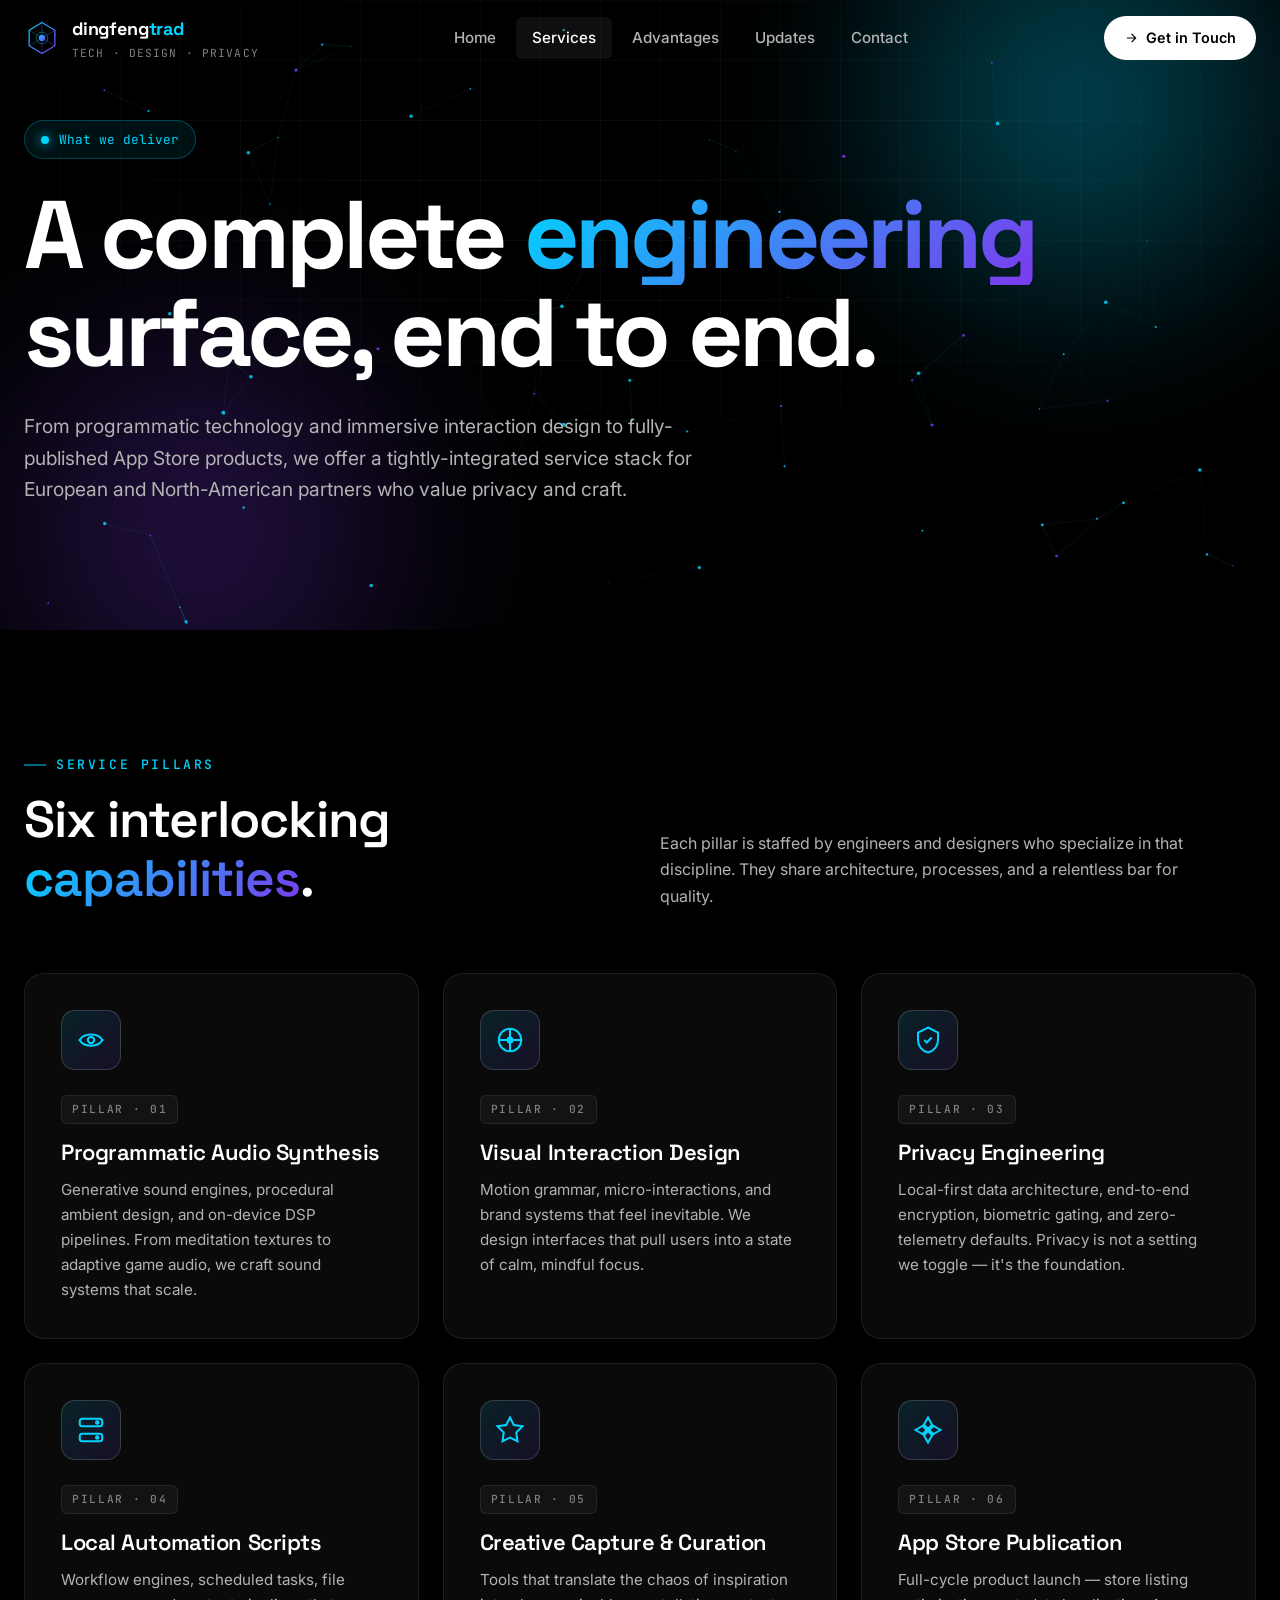
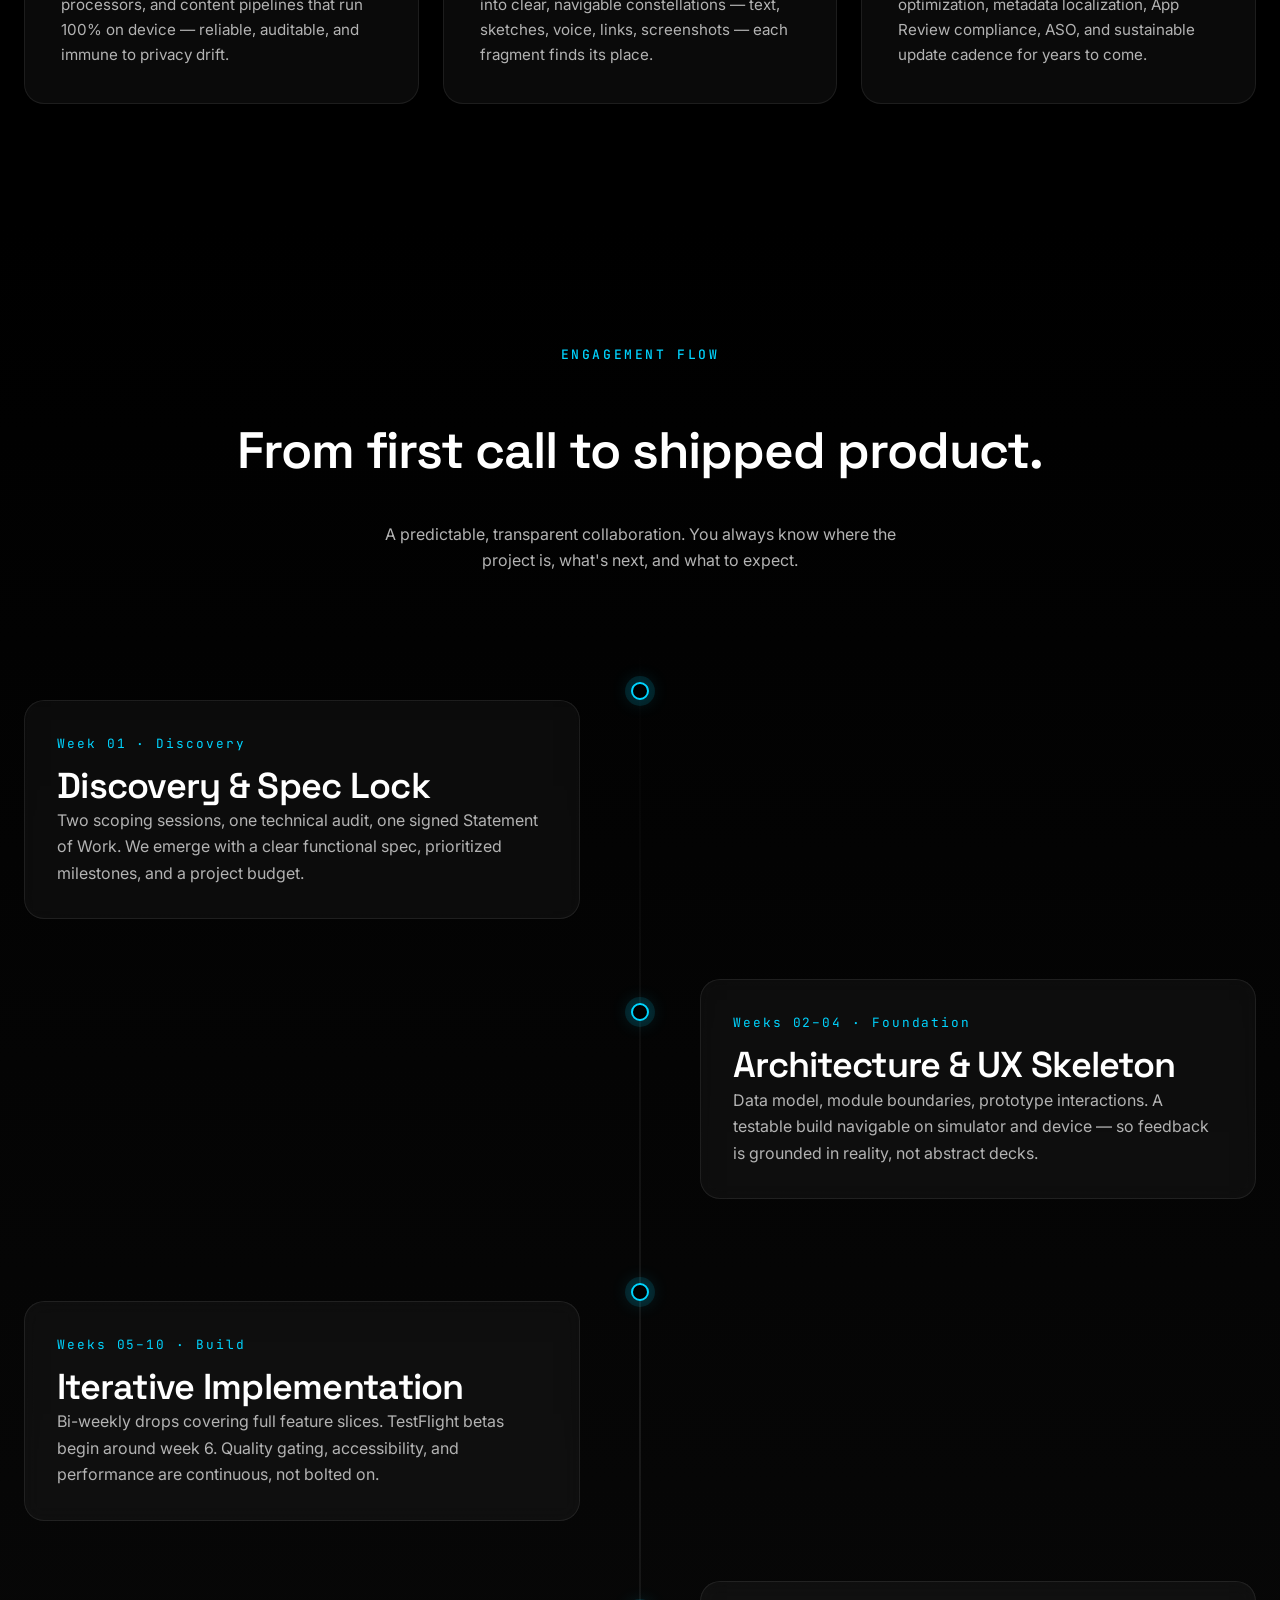
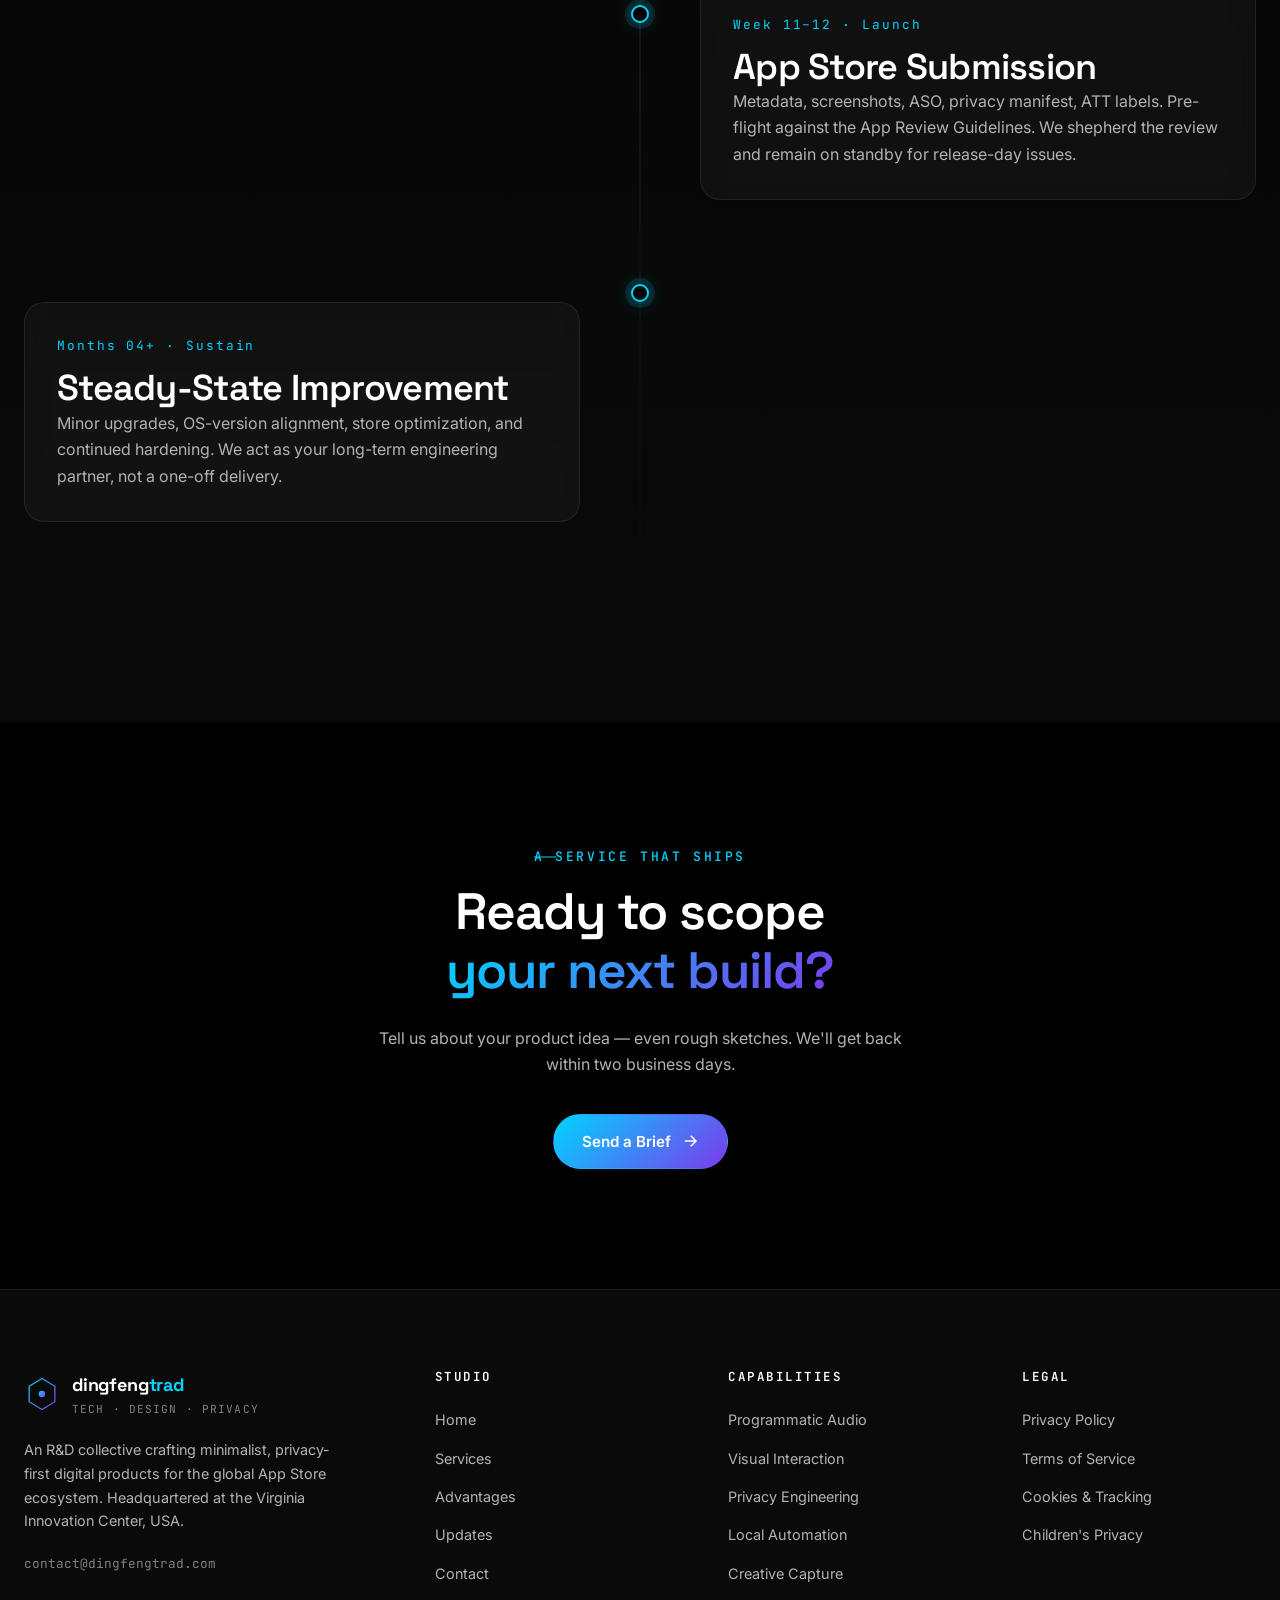
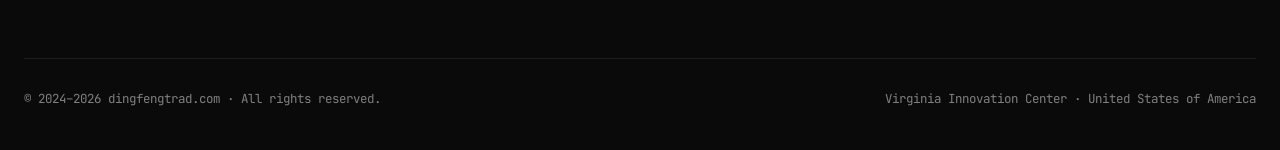
<file: services.html>
<!DOCTYPE html>
<html lang="en">
<head>
<meta charset="UTF-8" />
<meta name="viewport" content="width=device-width, initial-scale=1.0" />
<meta name="theme-color" content="#000000" />
<title>Services — dingfengtrad.com</title>
<meta name="description" content="From programmatic audio synthesis to privacy engineering, dingfengtrad delivers a full-stack engineering service: design, R&D, secure local software, and Apple App Store publication." />
<meta name="keywords" content="dingfengtrad services, programmatic audio, visual interaction, privacy engineering, automation, indie app development, app store" />
<meta name="robots" content="index,follow" />
<link rel="canonical" href="https://dingfengtrad.com/services.html" />

<meta property="og:title" content="Services — dingfengtrad" />
<meta property="og:description" content="Engineering services across programmatic technology, immersive design, privacy-first software." />
<meta property="og:url" content="https://dingfengtrad.com/services.html" />
<meta name="twitter:card" content="summary_large_image" />

<link rel="icon" type="image/svg+xml" href="data:image/svg+xml;utf8,<svg xmlns='http://www.w3.org/2000/svg' viewBox='0 0 32 32'><defs><linearGradient id='g' x1='0' x2='1' y1='0' y2='1'><stop offset='0' stop-color='%2300d4ff'/><stop offset='1' stop-color='%237c3aed'/></linearGradient></defs><path d='M16 2 L28 9 L28 23 L16 30 L4 23 L4 9 Z' fill='none' stroke='url(%23g)' stroke-width='2'/><circle cx='16' cy='16' r='4' fill='url(%23g)'/></svg>" />
<link rel="stylesheet" href="css/main.css" />
<link rel="preconnect" href="https://fonts.googleapis.com">
<link rel="preconnect" href="https://fonts.gstatic.com" crossorigin>
<link href="https://fonts.googleapis.com/css2?family=Inter:wght@400;500;600;700&family=Space+Grotesk:wght@400;500;600;700&family=JetBrains+Mono:wght@400;500&display=swap" rel="stylesheet">
</head>
<body>

<header class="site-header">
  <div class="container nav-row">
    <a href="index.html" class="brand"><svg class="brand-logo" viewBox="0 0 56 56" xmlns="http://www.w3.org/2000/svg" aria-hidden="true"><defs><linearGradient id="hdg" x1="0" y1="0" x2="1" y2="1"><stop offset="0" stop-color="#00d4ff"/><stop offset="1" stop-color="#7c3aed"/></linearGradient></defs><path d="M28 4 L48 16 L48 40 L28 52 L8 40 L8 16 Z" fill="none" stroke="url(#hdg)" stroke-width="2"/><path d="M28 4 L28 52 M8 16 L48 40 M8 40 L48 16" stroke="url(#hdg)" stroke-width="1" opacity=".5"/><circle cx="28" cy="28" r="5" fill="url(#hdg)"/><circle cx="28" cy="28" r="9" fill="none" stroke="#00d4ff" stroke-width="1" opacity=".6"/></svg><div><div class="brand-name">dingfeng<span style="color:var(--color-accent)">trad</span></div><div class="brand-tag">Tech · Design · Privacy</div></div></a>
    <nav class="primary-nav"><a href="index.html">Home</a><a href="services.html">Services</a><a href="advantages.html">Advantages</a><a href="updates.html">Updates</a><a href="contact.html">Contact</a></nav>
    <a href="contact.html" class="nav-cta"><svg width="14" height="14" viewBox="0 0 24 24" fill="none" stroke="currentColor" stroke-width="2"><path d="M5 12h14M13 5l7 7-7 7"/></svg>Get in Touch</a>
    <button class="nav-toggle" aria-label="Toggle menu"><span></span><span></span><span></span></button>
  </div>
</header>

<!-- Hero -->
<section class="hero" style="min-height: 70vh;">
  <canvas id="hero-canvas" style="position:absolute;inset:0;width:100%;height:100%;z-index:1;"></canvas>
  <div class="hero-grid-bg"></div>
  <div class="hero-orb one"></div>
  <div class="hero-orb two"></div>
  <div class="container hero-inner">
    <div class="hero-pretitle"><span class="dot"></span><span>What we deliver</span></div>
    <h1 class="reveal">A complete <span class="text-gradient">engineering</span><br />surface, end to end.</h1>
    <p class="hero-sub reveal reveal-delay-1">From programmatic technology and immersive interaction design to fully-published App Store products, we offer a tightly-integrated service stack for European and North-American partners who value privacy and craft.</p>
  </div>
</section>

<!-- Service Pillars -->
<section>
  <div class="container">
    <div class="section-head reveal">
      <div>
        <span class="eyebrow">Service Pillars</span>
        <h2>Six interlocking<br /><span class="text-gradient">capabilities</span>.</h2>
      </div>
      <p>Each pillar is staffed by engineers and designers who specialize in that discipline. They share architecture, processes, and a relentless bar for quality.</p>
    </div>

    <div class="feature-grid">
      <div class="feature reveal" id="prog-audio" data-tilt>
        <div class="feature-icon"><svg viewBox="0 0 24 24" fill="none" stroke="currentColor" stroke-width="1.6"><path d="M3 12c3-6 15-6 18 0"/><path d="M3 12c3 6 15 6 18 0"/><circle cx="12" cy="12" r="2.5"/><path d="M2 12h2M20 12h2"/></svg></div>
        <span class="feature-tag">Pillar · 01</span>
        <h3>Programmatic Audio Synthesis</h3>
        <p>Generative sound engines, procedural ambient design, and on-device DSP pipelines. From meditation textures to adaptive game audio, we craft sound systems that scale.</p>
      </div>

      <div class="feature reveal reveal-delay-1" id="visual-ux" data-tilt>
        <div class="feature-icon"><svg viewBox="0 0 24 24" fill="none" stroke="currentColor" stroke-width="1.6"><circle cx="12" cy="12" r="9"/><path d="M3 12h18M12 3v18"/><circle cx="12" cy="12" r="2"/></svg></div>
        <span class="feature-tag">Pillar · 02</span>
        <h3>Visual Interaction Design</h3>
        <p>Motion grammar, micro-interactions, and brand systems that feel inevitable. We design interfaces that pull users into a state of calm, mindful focus.</p>
      </div>

      <div class="feature reveal reveal-delay-2" id="privacy" data-tilt>
        <div class="feature-icon"><svg viewBox="0 0 24 24" fill="none" stroke="currentColor" stroke-width="1.6"><path d="M12 2l8 4v6c0 5-3.5 9-8 10-4.5-1-8-5-8-10V6l8-4z"/><path d="M9 12l2 2 4-4"/></svg></div>
        <span class="feature-tag">Pillar · 03</span>
        <h3>Privacy Engineering</h3>
        <p>Local-first data architecture, end-to-end encryption, biometric gating, and zero-telemetry defaults. Privacy is not a setting we toggle — it's the foundation.</p>
      </div>

      <div class="feature reveal" id="automation" data-tilt>
        <div class="feature-icon"><svg viewBox="0 0 24 24" fill="none" stroke="currentColor" stroke-width="1.6"><rect x="3" y="3" width="18" height="6" rx="2"/><rect x="3" y="15" width="18" height="6" rx="2"/><path d="M7 6h.01M7 18h.01"/><circle cx="17" cy="6" r="1"/><circle cx="17" cy="18" r="1"/></svg></div>
        <span class="feature-tag">Pillar · 04</span>
        <h3>Local Automation Scripts</h3>
        <p>Workflow engines, scheduled tasks, file processors, and content pipelines that run 100% on device — reliable, auditable, and immune to privacy drift.</p>
      </div>

      <div class="feature reveal reveal-delay-1" id="creative" data-tilt>
        <div class="feature-icon"><svg viewBox="0 0 24 24" fill="none" stroke="currentColor" stroke-width="1.6"><path d="M12 2l3 6 7 1-5 5 1 7-6-3-6 3 1-7-5-5 7-1z"/></svg></div>
        <span class="feature-tag">Pillar · 05</span>
        <h3>Creative Capture & Curation</h3>
        <p>Tools that translate the chaos of inspiration into clear, navigable constellations — text, sketches, voice, links, screenshots — each fragment finds its place.</p>
      </div>

      <div class="feature reveal reveal-delay-2" id="store" data-tilt>
        <div class="feature-icon"><svg viewBox="0 0 24 24" fill="none" stroke="currentColor" stroke-width="1.6"><path d="M12 2l4 7-4 4-4-4z"/><path d="M2 12l7 4 4-4-4-4z"/><path d="M22 12l-7 4-4-4 4-4z"/><path d="M12 22l-4-7 4-4 4 4z"/></svg></div>
        <span class="feature-tag">Pillar · 06</span>
        <h3>App Store Publication</h3>
        <p>Full-cycle product launch — store listing optimization, metadata localization, App Review compliance, ASO, and sustainable update cadence for years to come.</p>
      </div>
    </div>
  </div>
</section>

<!-- Workflow Timeline -->
<section style="background: linear-gradient(180deg, var(--color-bg) 0%, var(--color-bg-2) 100%);">
  <div class="container">
    <div class="section-head center reveal">
      <span class="eyebrow">Engagement Flow</span>
      <h2>From first call to shipped product.</h2>
      <p>A predictable, transparent collaboration. You always know where the project is, what's next, and what to expect.</p>
    </div>

    <div class="timeline">
      <div class="timeline-item reveal">
        <div class="node"></div>
        <div class="card" style="margin-right:30px;">
          <div class="date">Week 01 · Discovery</div>
          <h3>Discovery & Spec Lock</h3>
          <p>Two scoping sessions, one technical audit, one signed Statement of Work. We emerge with a clear functional spec, prioritized milestones, and a project budget.</p>
        </div>
      </div>

      <div class="timeline-item right reveal">
        <div class="node"></div>
        <div class="card" style="margin-left:30px;">
          <div class="date">Weeks 02–04 · Foundation</div>
          <h3>Architecture & UX Skeleton</h3>
          <p>Data model, module boundaries, prototype interactions. A testable build navigable on simulator and device — so feedback is grounded in reality, not abstract decks.</p>
        </div>
      </div>

      <div class="timeline-item reveal">
        <div class="node"></div>
        <div class="card" style="margin-right:30px;">
          <div class="date">Weeks 05–10 · Build</div>
          <h3>Iterative Implementation</h3>
          <p>Bi-weekly drops covering full feature slices. TestFlight betas begin around week 6. Quality gating, accessibility, and performance are continuous, not bolted on.</p>
        </div>
      </div>

      <div class="timeline-item right reveal">
        <div class="node"></div>
        <div class="card" style="margin-left:30px;">
          <div class="date">Week 11–12 · Launch</div>
          <h3>App Store Submission</h3>
          <p>Metadata, screenshots, ASO, privacy manifest, ATT labels. Pre-flight against the App Review Guidelines. We shepherd the review and remain on standby for release-day issues.</p>
        </div>
      </div>

      <div class="timeline-item reveal">
        <div class="node"></div>
        <div class="card" style="margin-right:30px;">
          <div class="date">Months 04+ · Sustain</div>
          <h3>Steady-State Improvement</h3>
          <p>Minor upgrades, OS-version alignment, store optimization, and continued hardening. We act as your long-term engineering partner, not a one-off delivery.</p>
        </div>
      </div>
    </div>
  </div>
</section>

<!-- CTA -->
<section>
  <div class="container">
    <div class="reveal" style="text-align:center; max-width:680px; margin: 0 auto;">
      <span class="eyebrow" style="padding-left:0;">A service that ships</span>
      <h2>Ready to scope<br /><span class="text-gradient">your next build?</span></h2>
      <p style="margin: 24px auto 36px; max-width: 540px;">Tell us about your product idea — even rough sketches. We'll get back within two business days.</p>
      <a href="contact.html" class="btn btn-accent btn-arrow">Send a Brief<svg class="ico" viewBox="0 0 24 24" fill="none" stroke="currentColor" stroke-width="2"><path d="M5 12h14M13 5l7 7-7 7"/></svg></a>
    </div>
  </div>
</section>

<footer class="site-footer">
  <div class="container">
    <div class="footer-grid">
      <div class="footer-brand">
        <a href="index.html" class="brand"><svg class="brand-logo" viewBox="0 0 56 56" xmlns="http://www.w3.org/2000/svg"><defs><linearGradient id="fdg" x1="0" y1="0" x2="1" y2="1"><stop offset="0" stop-color="#00d4ff"/><stop offset="1" stop-color="#7c3aed"/></linearGradient></defs><path d="M28 4 L48 16 L48 40 L28 52 L8 40 L8 16 Z" fill="none" stroke="url(#fdg)" stroke-width="2"/><circle cx="28" cy="28" r="5" fill="url(#fdg)"/></svg><div><div class="brand-name">dingfeng<span style="color:var(--color-accent)">trad</span></div><div class="brand-tag">Tech · Design · Privacy</div></div></a>
        <p>An R&D collective crafting minimalist, privacy-first digital products for the global App Store ecosystem. Headquartered at the Virginia Innovation Center, USA.</p>
        <p style="font-family: var(--font-mono); font-size: 0.8rem; color: var(--color-text-3);">contact@dingfengtrad.com</p>
      </div>
      <div class="footer-col"><h5>Studio</h5><ul><li><a href="index.html">Home</a></li><li><a href="services.html">Services</a></li><li><a href="advantages.html">Advantages</a></li><li><a href="updates.html">Updates</a></li><li><a href="contact.html">Contact</a></li></ul></div>
      <div class="footer-col"><h5>Capabilities</h5><ul><li><a href="services.html#prog-audio">Programmatic Audio</a></li><li><a href="services.html#visual-ux">Visual Interaction</a></li><li><a href="services.html#privacy">Privacy Engineering</a></li><li><a href="services.html#automation">Local Automation</a></li><li><a href="services.html#creative">Creative Capture</a></li></ul></div>
      <div class="footer-col"><h5>Legal</h5><ul><li><a href="privacy.html">Privacy Policy</a></li><li><a href="terms.html">Terms of Service</a></li><li><a href="privacy.html#cookies">Cookies & Tracking</a></li><li><a href="privacy.html#children">Children's Privacy</a></li></ul></div>
    </div>
    <div class="footer-bottom"><div>© 2024–2026 dingfengtrad.com · All rights reserved.</div><div>Virginia Innovation Center · United States of America</div></div>
  </div>
</footer>

<button class="back-top" aria-label="Back to top"><svg viewBox="0 0 24 24" fill="none" stroke="currentColor" stroke-width="2.5"><path d="M12 19V5M5 12l7-7 7 7"/></svg></button>
<script src="js/main.js"></script>
<script src="js/particles.js"></script>
</body>
</html>
</file>
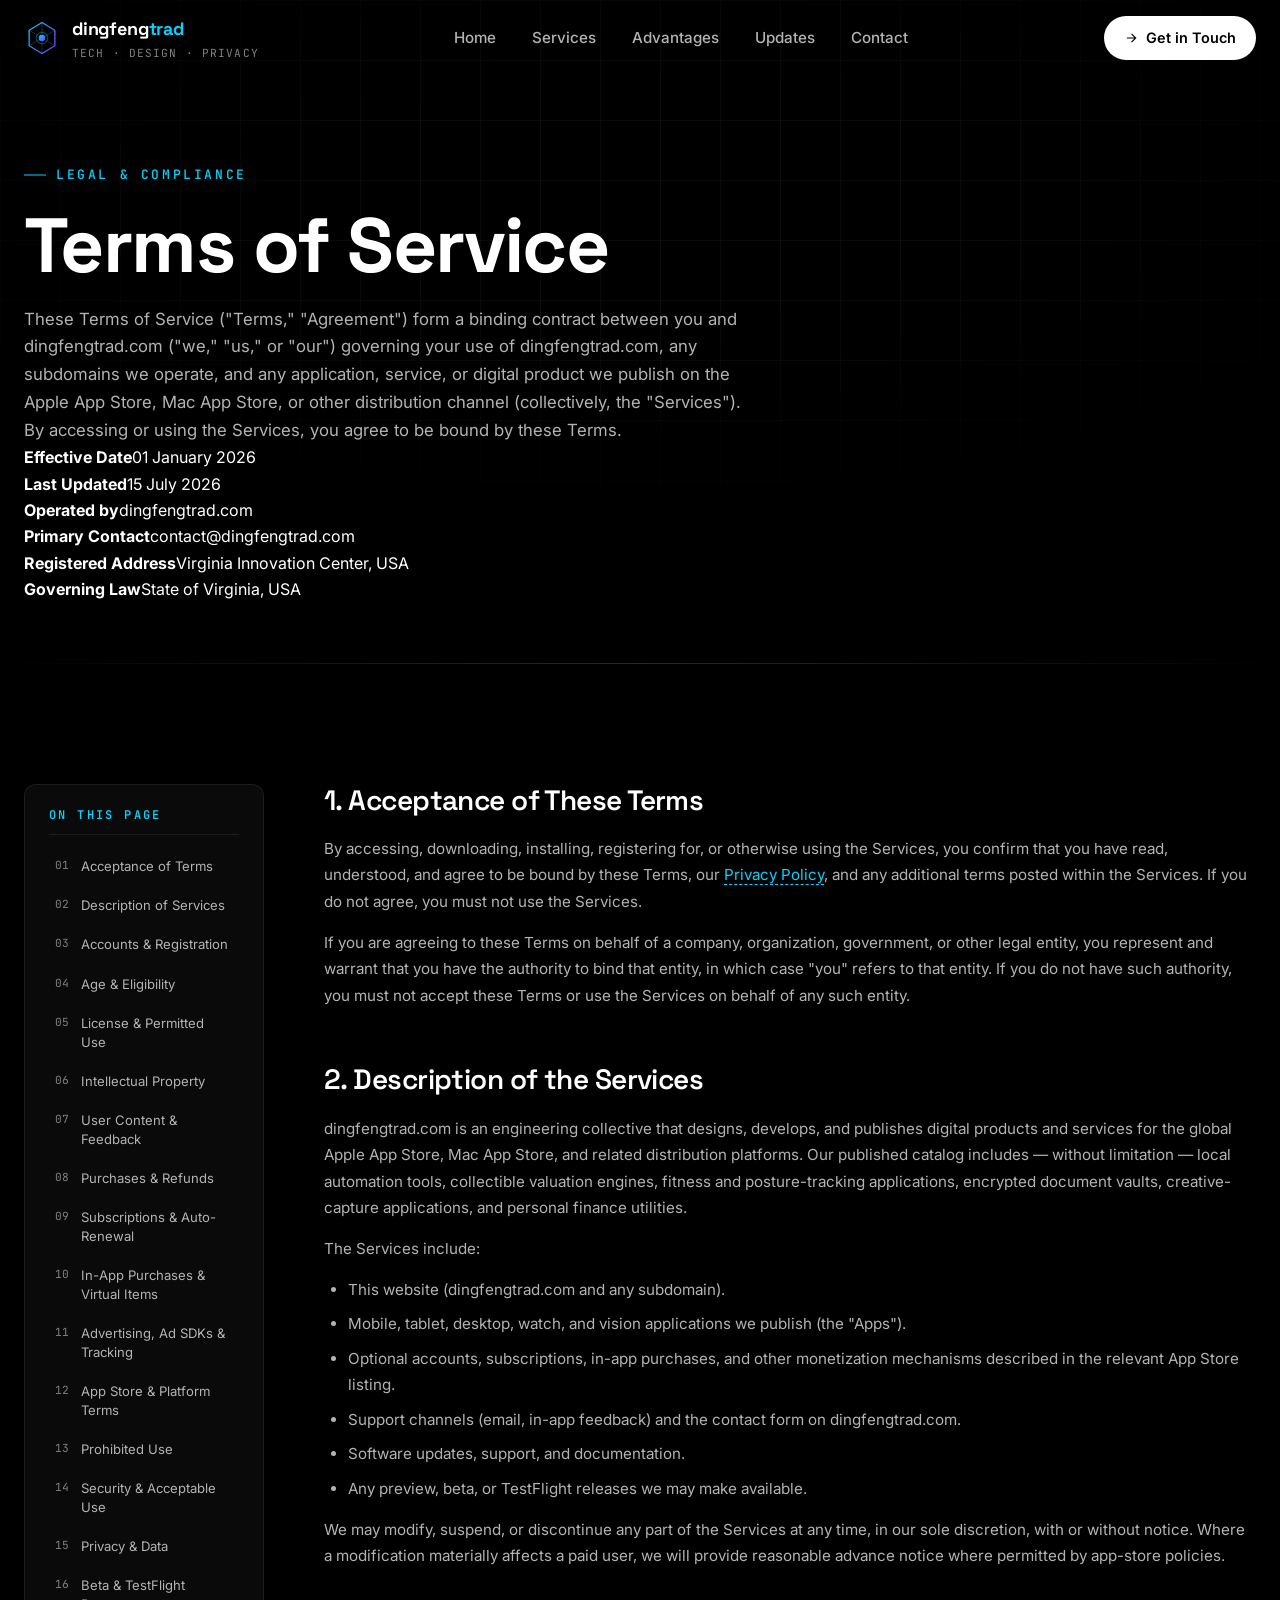
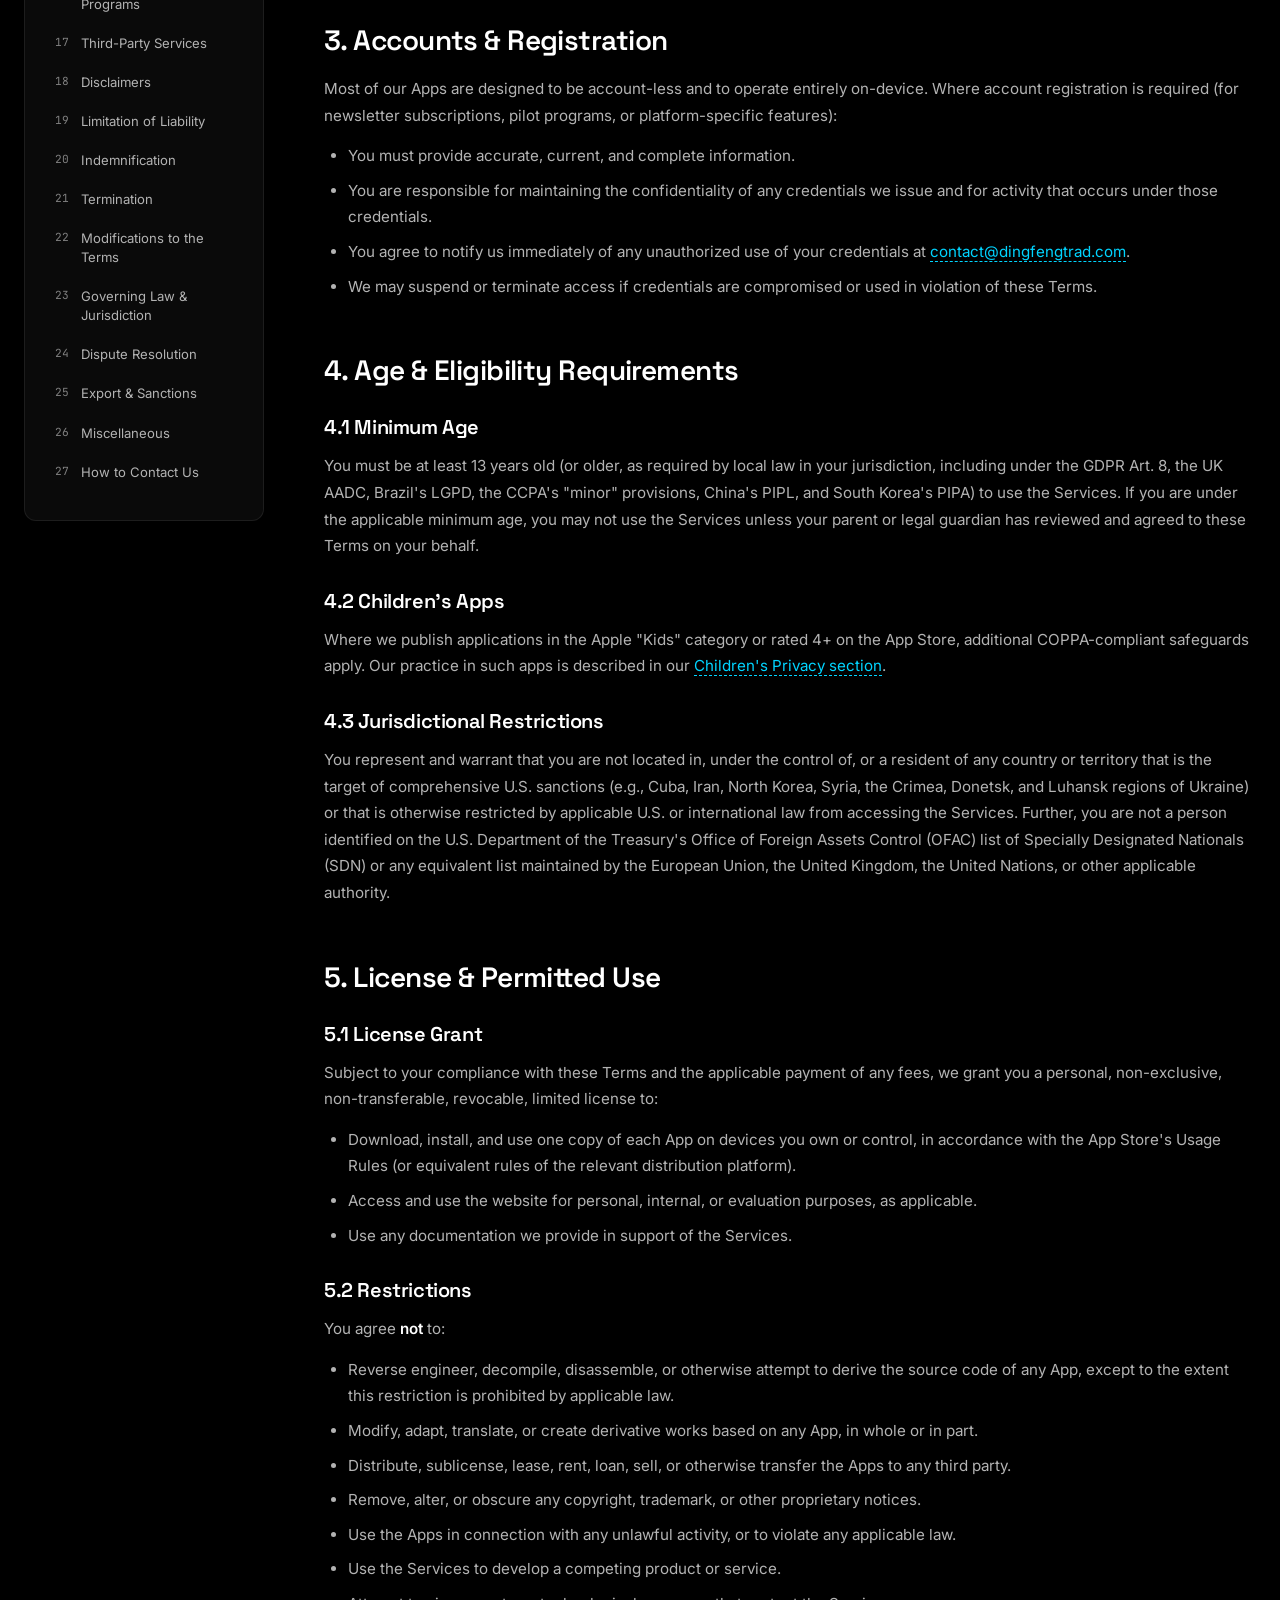
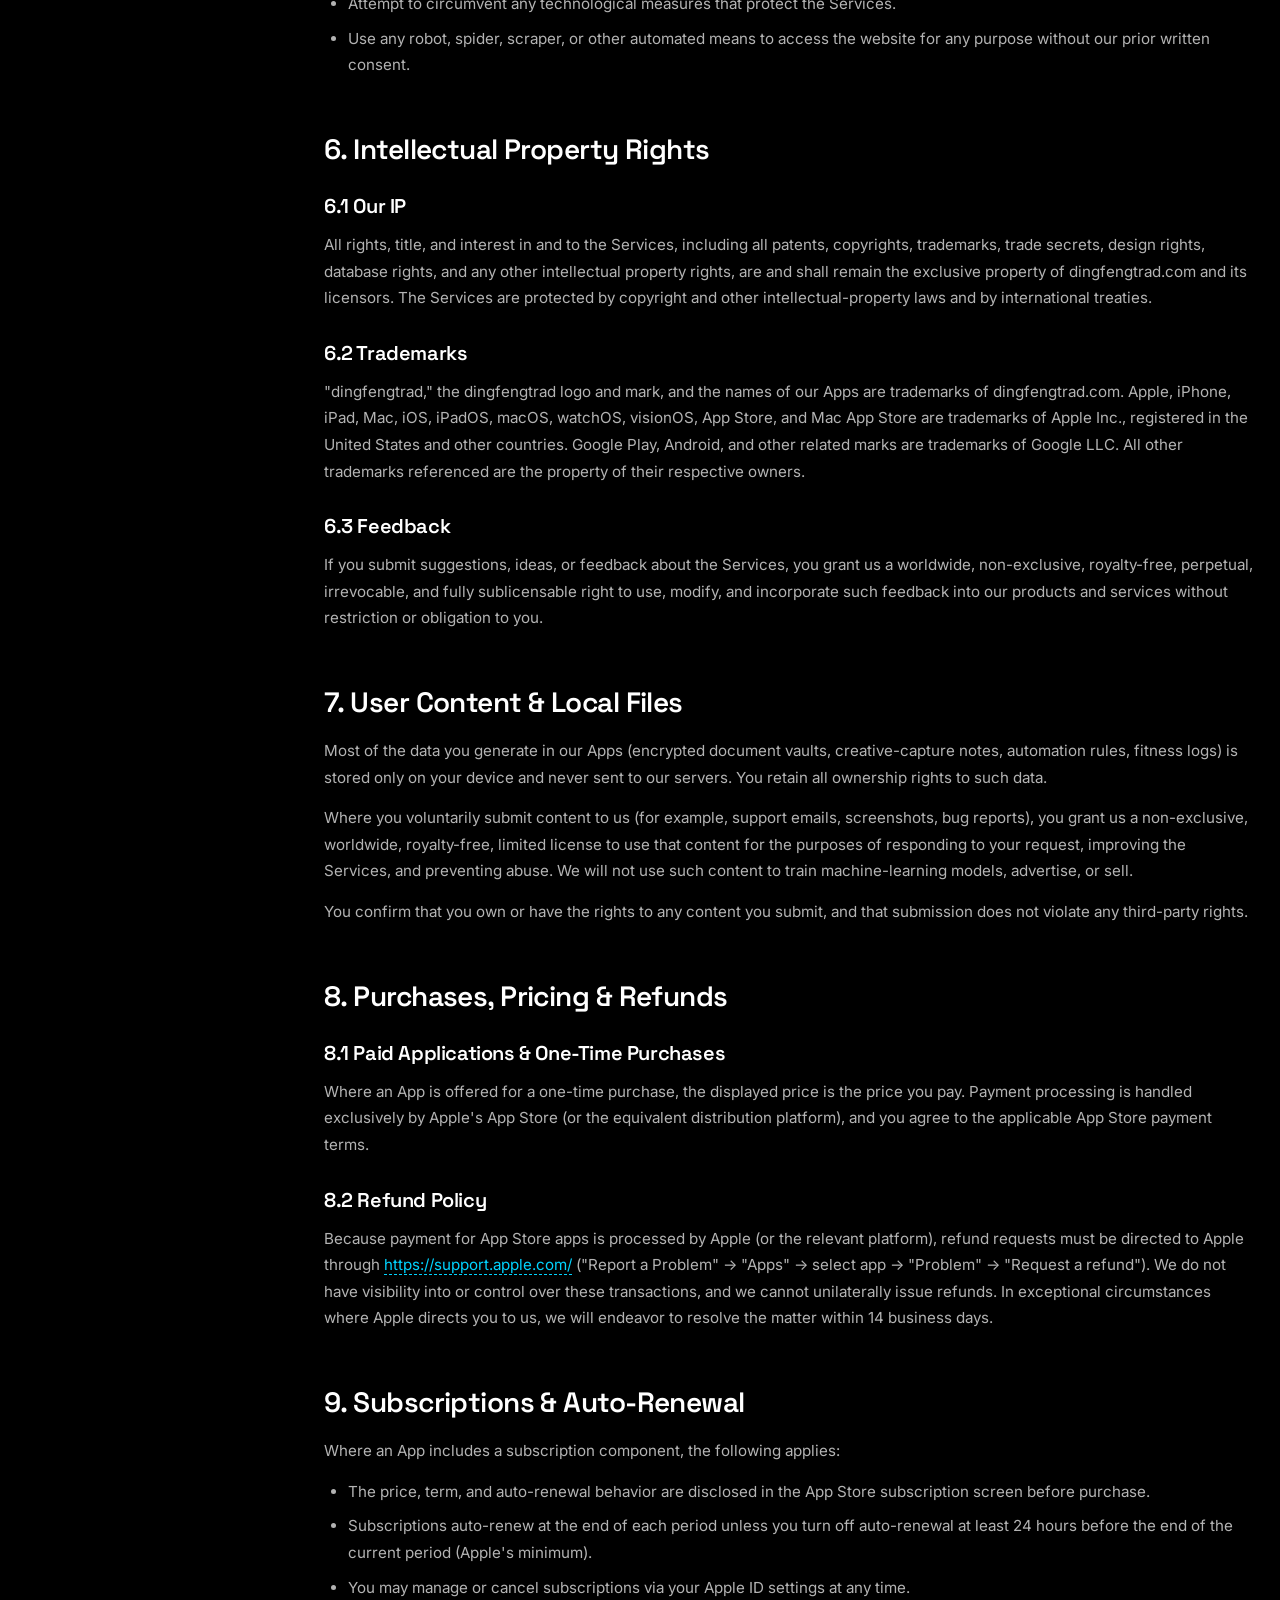
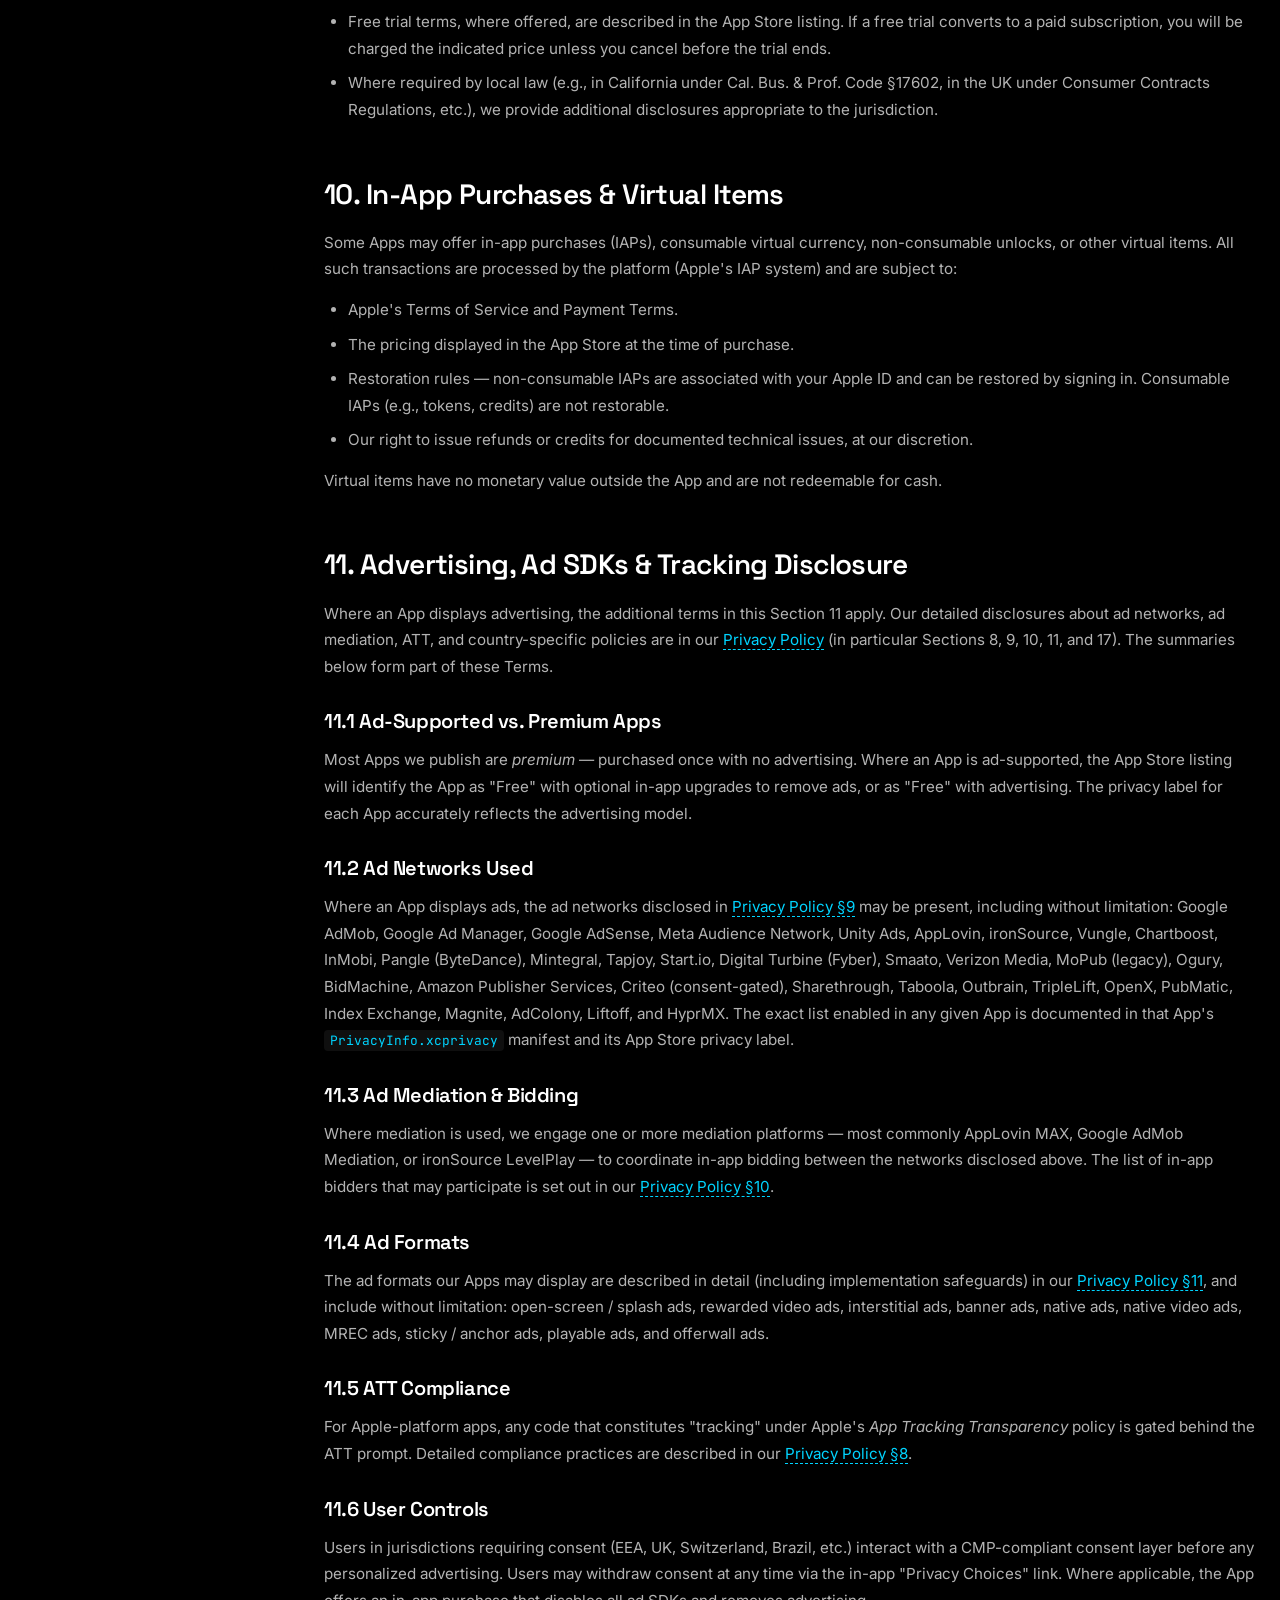
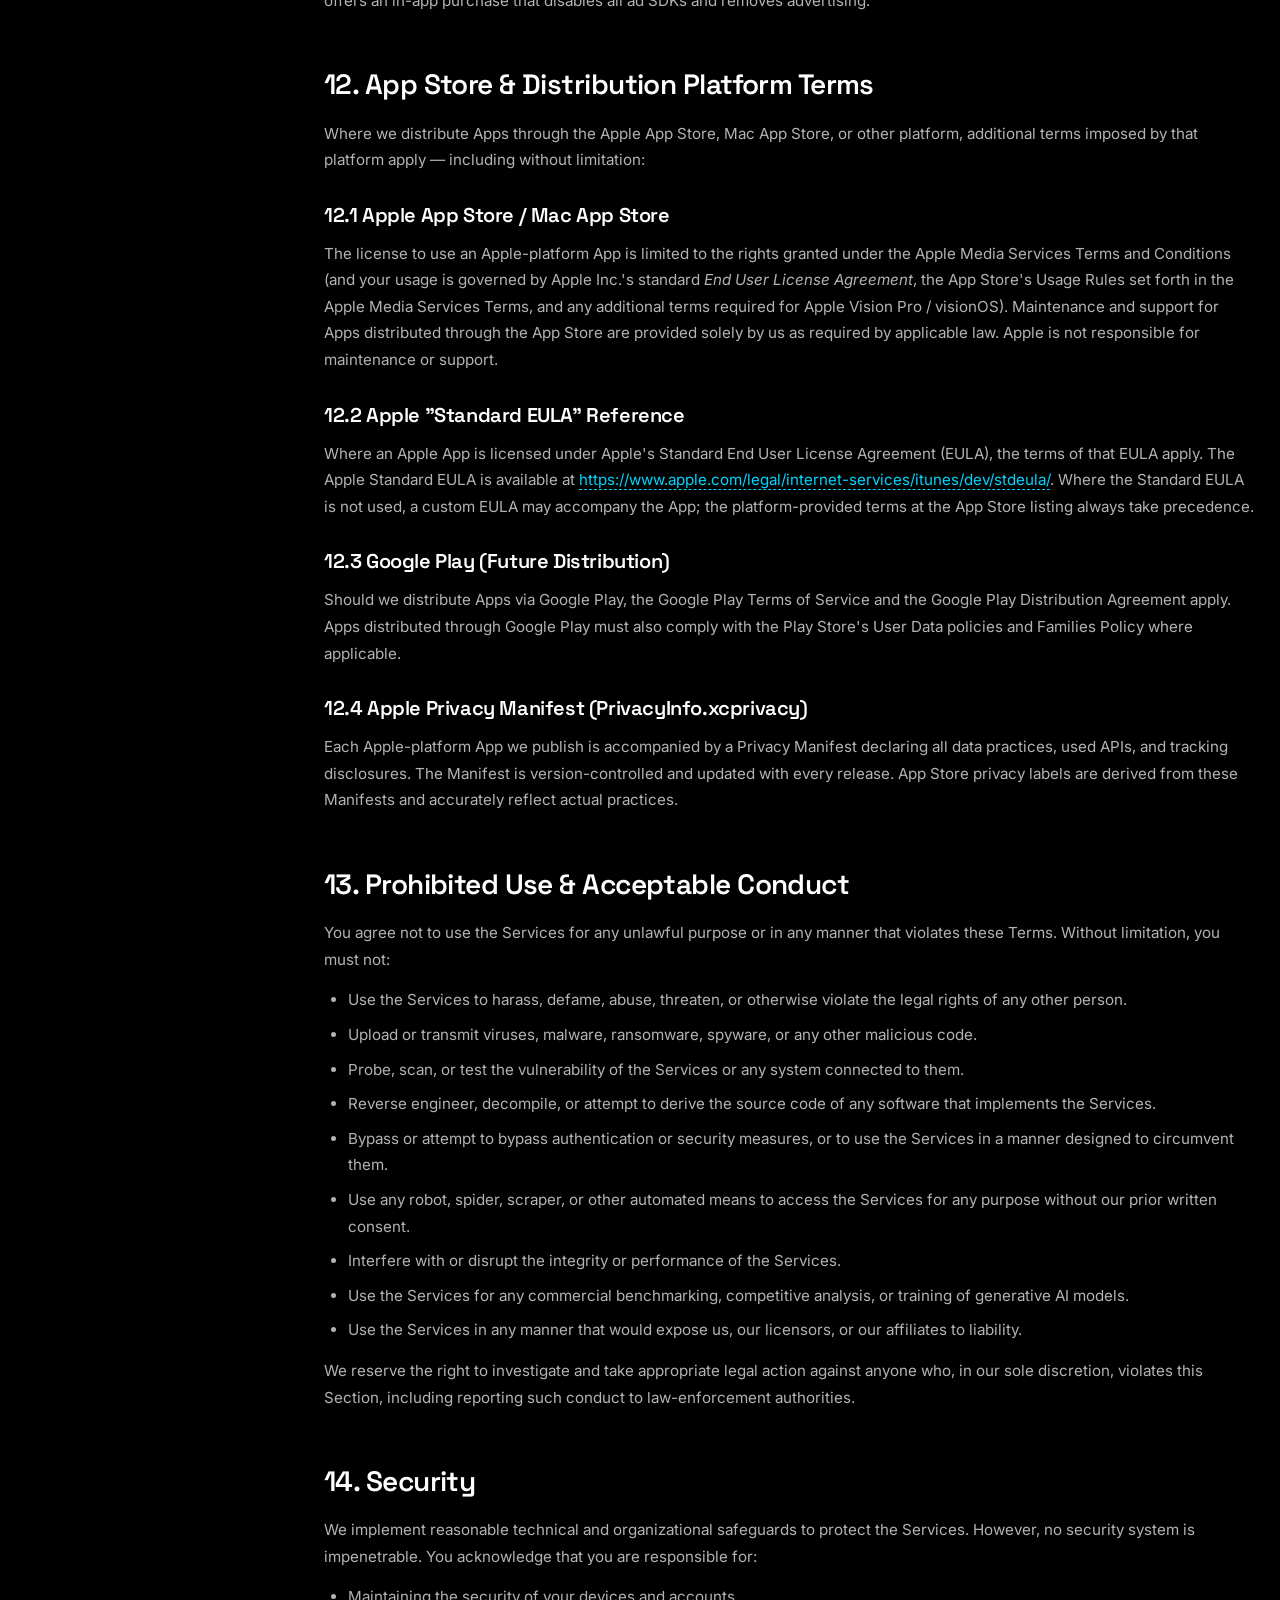
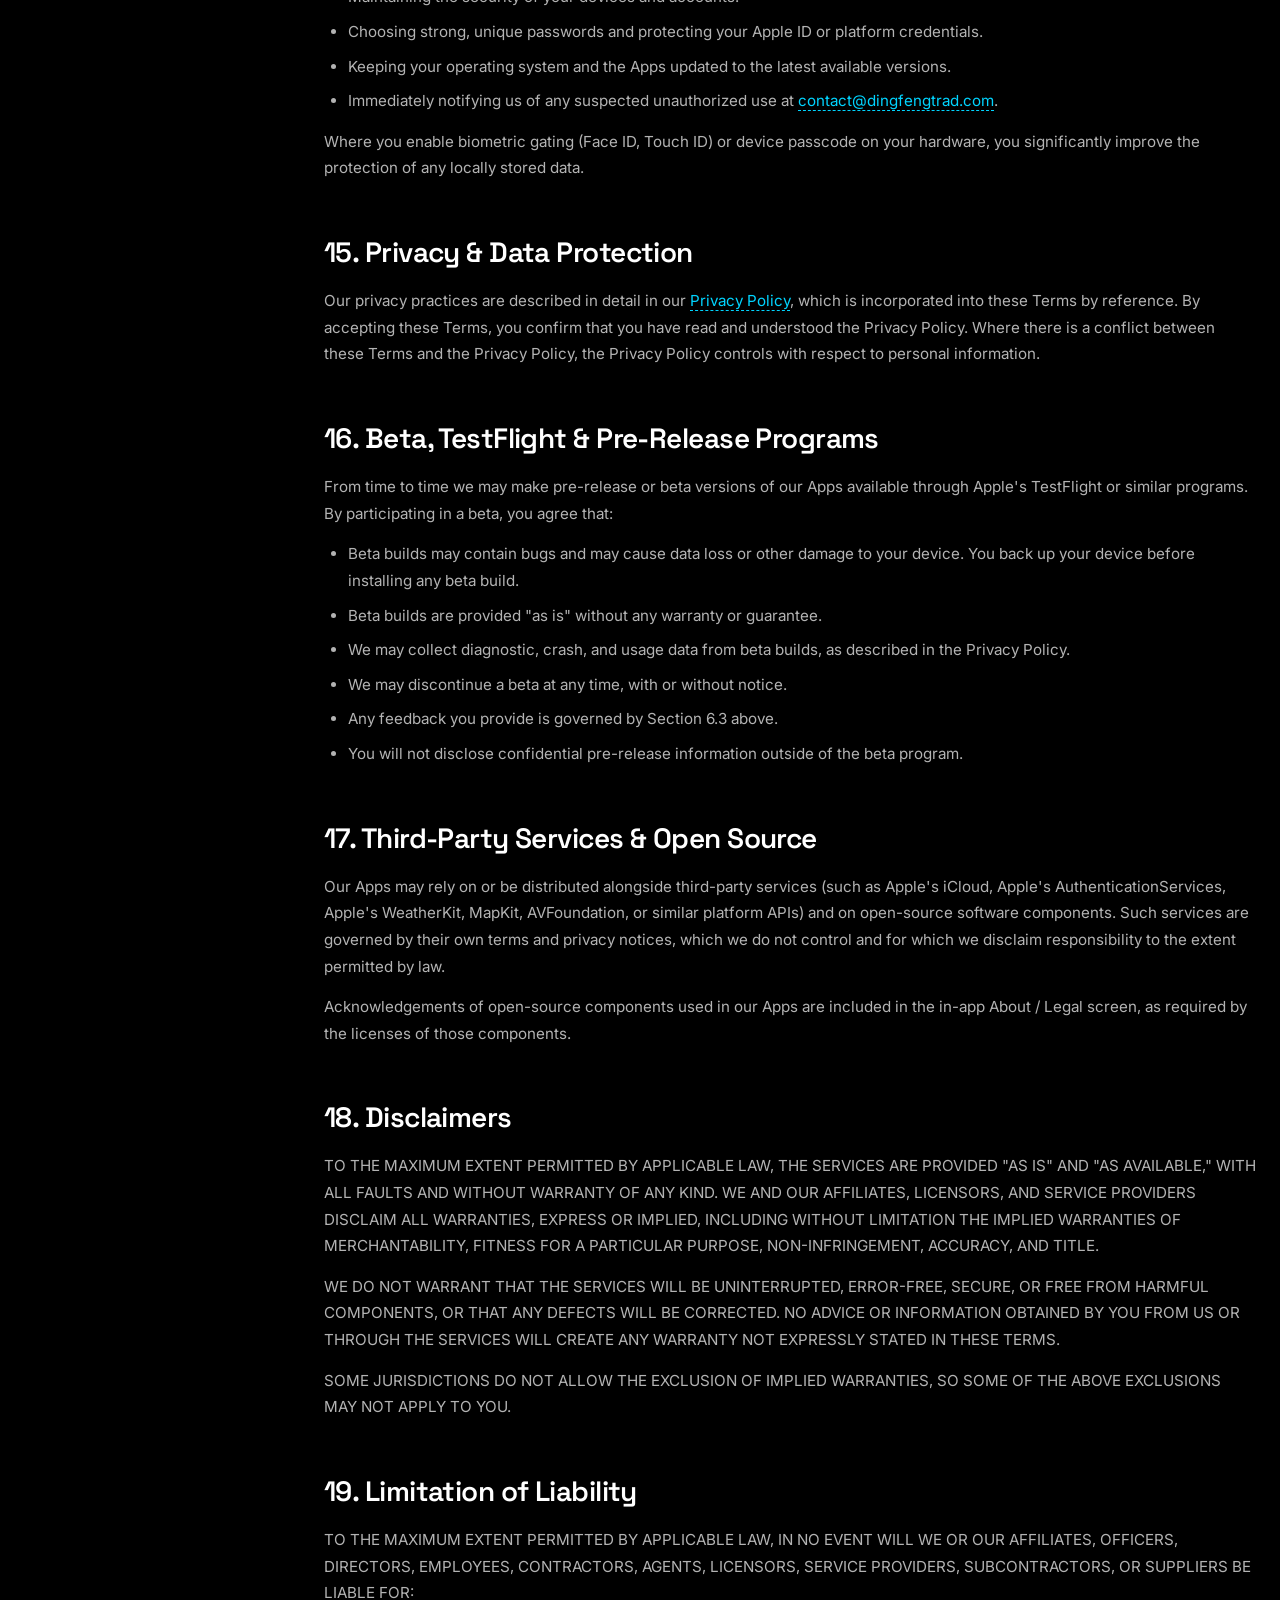
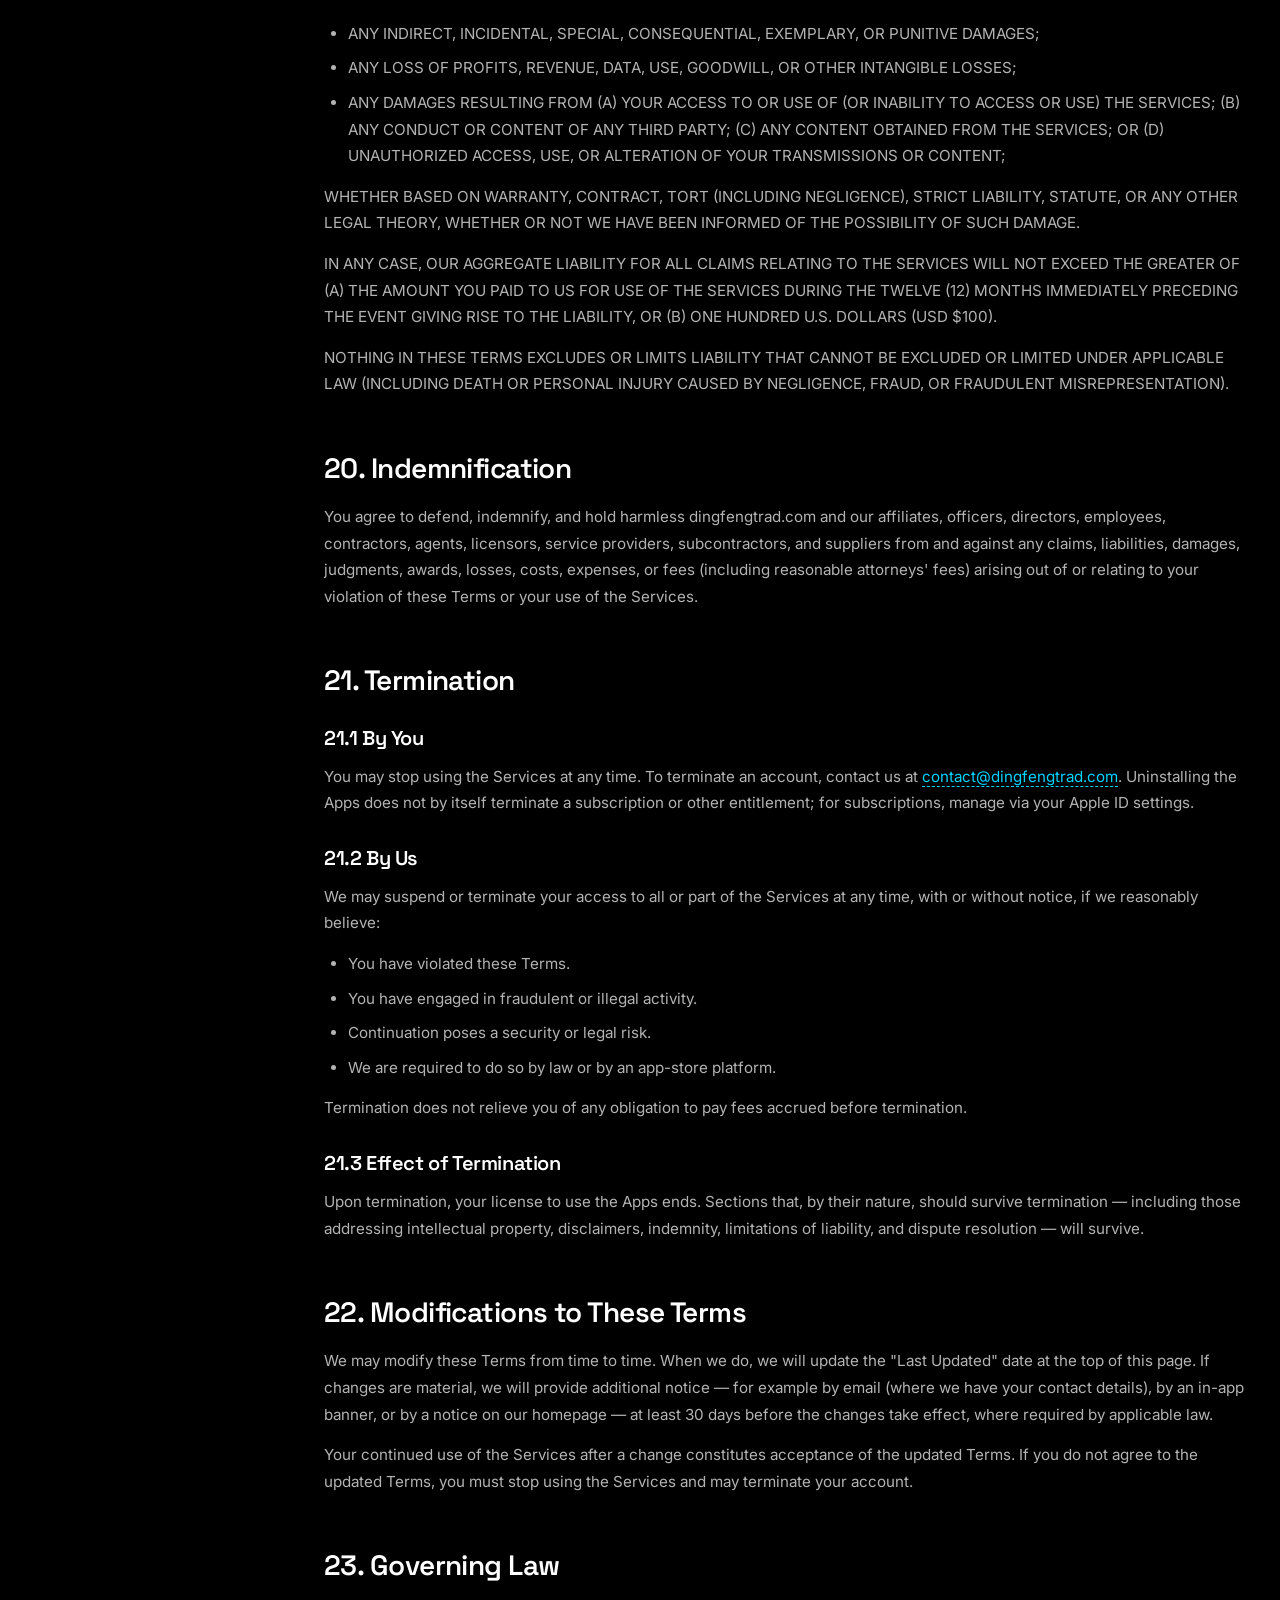
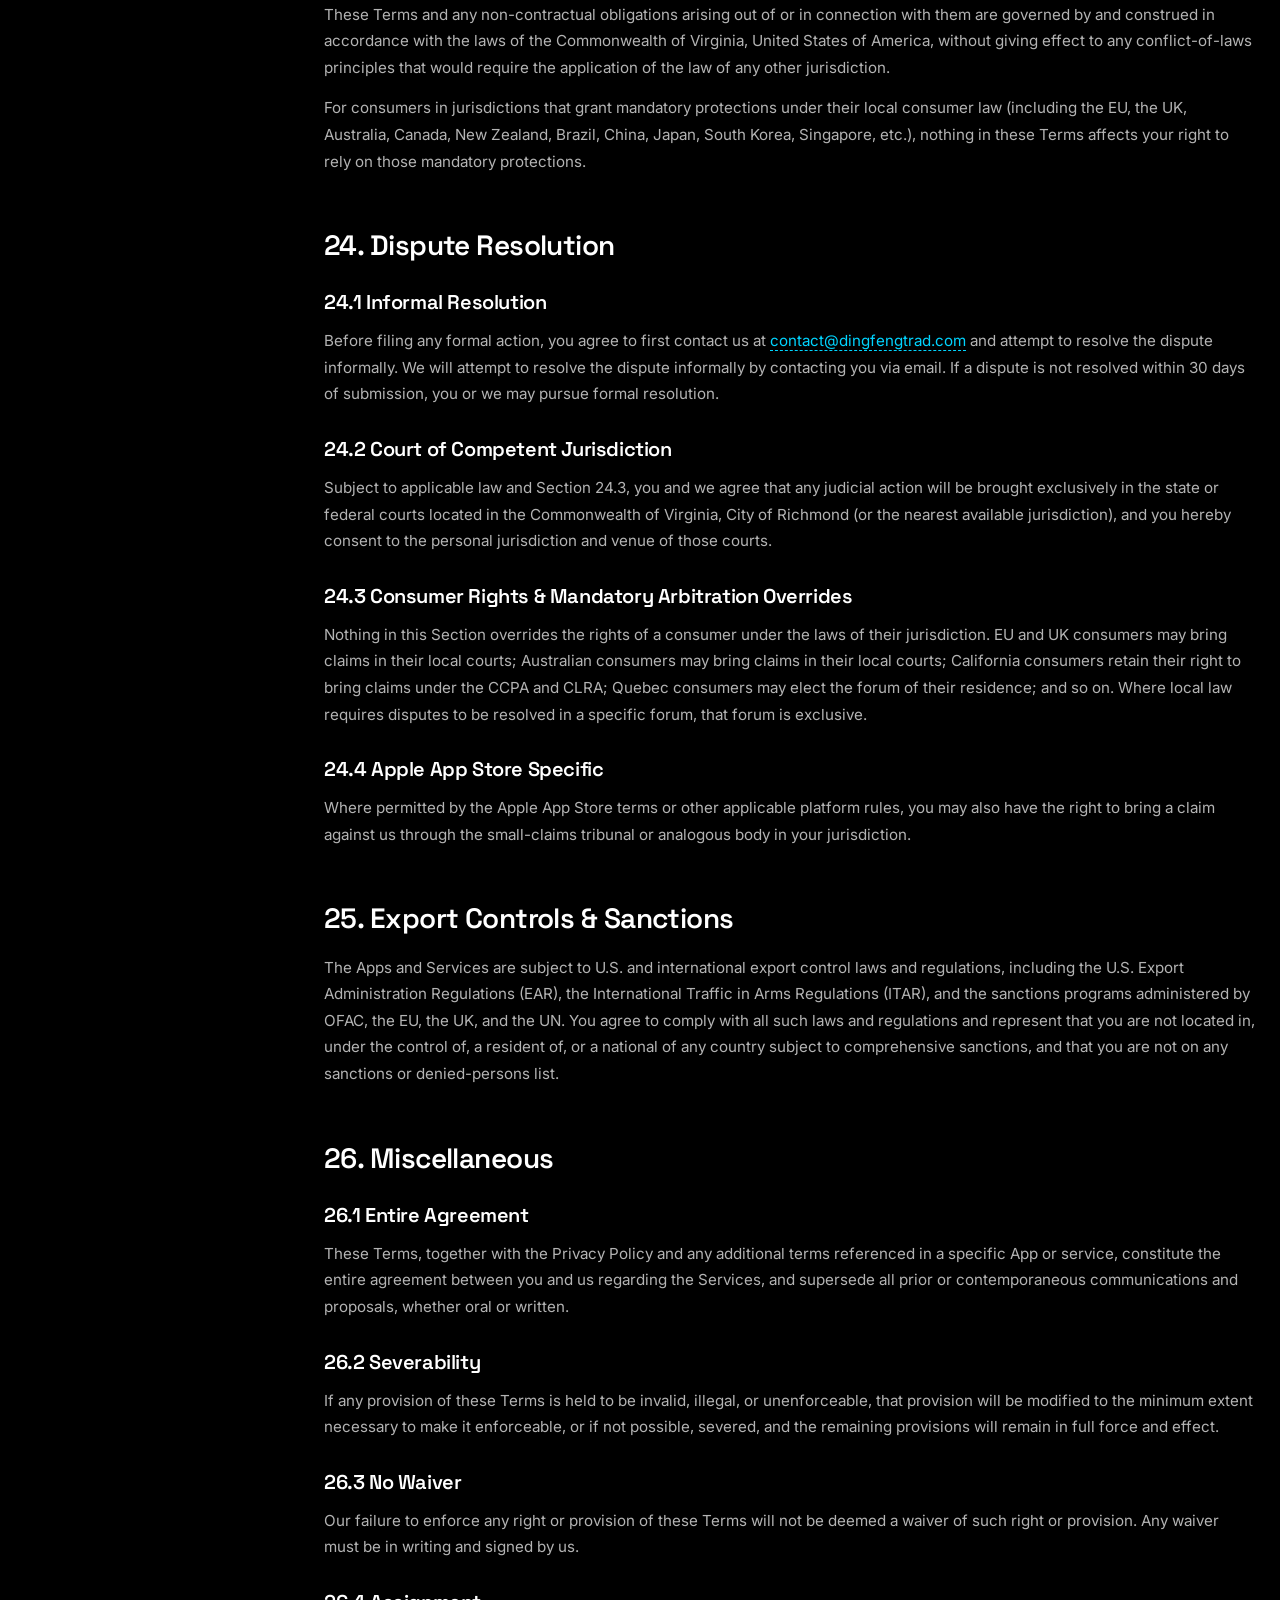
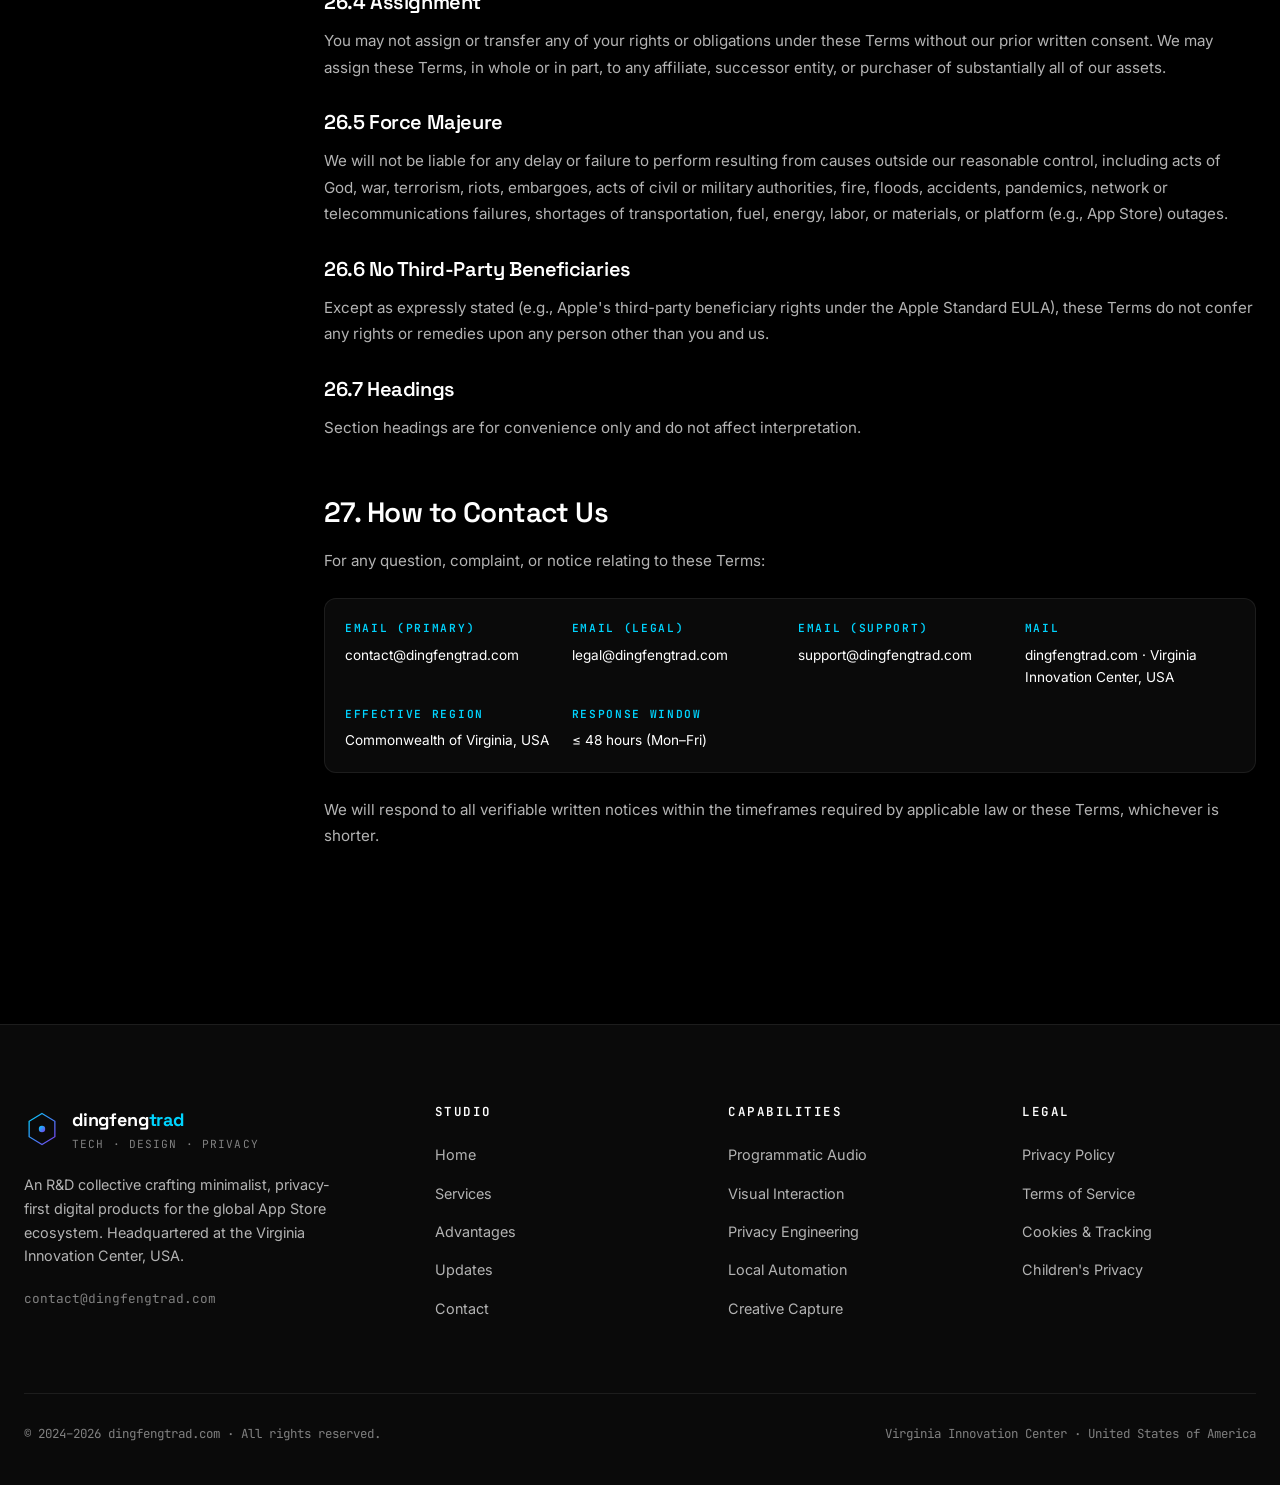
<file: terms.html>
<!DOCTYPE html>
<html lang="en">
<head>
<meta charset="UTF-8" />
<meta name="viewport" content="width=device-width, initial-scale=1.0" />
<meta name="theme-color" content="#000000" />
<title>Terms of Service — dingfengtrad.com</title>
<meta name="description" content="Terms of Service for dingfengtrad.com and our App Store products. Covers use of services, intellectual property, app store compliance, age requirements, termination, disclaimers and dispute resolution." />
<meta name="keywords" content="dingfengtrad terms of service, app store terms, EULA, user agreement" />
<meta name="robots" content="index,follow" />
<link rel="canonical" href="https://dingfengtrad.com/terms.html" />
<meta property="og:title" content="Terms of Service — dingfengtrad" />
<meta property="og:description" content="The agreement governing your use of dingfengtrad.com and our App Store products." />
<meta property="og:url" content="https://dingfengtrad.com/terms.html" />
<meta name="twitter:card" content="summary_large_image" />

<link rel="icon" type="image/svg+xml" href="data:image/svg+xml;utf8,<svg xmlns='http://www.w3.org/2000/svg' viewBox='0 0 32 32'><defs><linearGradient id='g' x1='0' x2='1' y1='0' y2='1'><stop offset='0' stop-color='%2300d4ff'/><stop offset='1' stop-color='%237c3aed'/></linearGradient></defs><path d='M16 2 L28 9 L28 23 L16 30 L4 23 L4 9 Z' fill='none' stroke='url(%23g)' stroke-width='2'/><circle cx='16' cy='16' r='4' fill='url(%23g)'/></svg>" />
<link rel="stylesheet" href="css/main.css" />
<link rel="preconnect" href="https://fonts.googleapis.com">
<link rel="preconnect" href="https://fonts.gstatic.com" crossorigin>
<link href="https://fonts.googleapis.com/css2?family=Inter:wght@400;500;600;700&family=Space+Grotesk:wght@400;500;600;700&family=JetBrains+Mono:wght@400;500&display=swap" rel="stylesheet">
</head>
<body>

<header class="site-header">
  <div class="container nav-row">
    <a href="index.html" class="brand"><svg class="brand-logo" viewBox="0 0 56 56" xmlns="http://www.w3.org/2000/svg" aria-hidden="true"><defs><linearGradient id="hdg" x1="0" y1="0" x2="1" y2="1"><stop offset="0" stop-color="#00d4ff"/><stop offset="1" stop-color="#7c3aed"/></linearGradient></defs><path d="M28 4 L48 16 L48 40 L28 52 L8 40 L8 16 Z" fill="none" stroke="url(#hdg)" stroke-width="2"/><path d="M28 4 L28 52 M8 16 L48 40 M8 40 L48 16" stroke="url(#hdg)" stroke-width="1" opacity=".5"/><circle cx="28" cy="28" r="5" fill="url(#hdg)"/><circle cx="28" cy="28" r="9" fill="none" stroke="#00d4ff" stroke-width="1" opacity=".6"/></svg><div><div class="brand-name">dingfeng<span style="color:var(--color-accent)">trad</span></div><div class="brand-tag">Tech · Design · Privacy</div></div></a>
    <nav class="primary-nav"><a href="index.html">Home</a><a href="services.html">Services</a><a href="advantages.html">Advantages</a><a href="updates.html">Updates</a><a href="contact.html">Contact</a></nav>
    <a href="contact.html" class="nav-cta"><svg width="14" height="14" viewBox="0 0 24 24" fill="none" stroke="currentColor" stroke-width="2"><path d="M5 12h14M13 5l7 7-7 7"/></svg>Get in Touch</a>
    <button class="nav-toggle" aria-label="Toggle menu"><span></span><span></span><span></span></button>
  </div>
</header>

<section style="padding: 160px 0 60px; position: relative; overflow: hidden;">
  <div class="hero-grid-bg"></div>
  <div class="container">
    <div class="reveal">
      <span class="eyebrow">Legal & Compliance</span>
      <h1 style="margin-bottom: 16px;">Terms of Service</h1>
      <p style="max-width: 720px; font-size: 1.05rem;">These Terms of Service ("Terms," "Agreement") form a binding contract between you and dingfengtrad.com ("we," "us," or "our") governing your use of dingfengtrad.com, any subdomains we operate, and any application, service, or digital product we publish on the Apple App Store, Mac App Store, or other distribution channel (collectively, the "Services"). By accessing or using the Services, you agree to be bound by these Terms.</p>
      <div class="meta-block" style="max-width: 900px;">
        <div><strong>Effective Date</strong>01 January 2026</div>
        <div><strong>Last Updated</strong>15 July 2026</div>
        <div><strong>Operated by</strong>dingfengtrad.com</div>
        <div><strong>Primary Contact</strong>contact@dingfengtrad.com</div>
        <div><strong>Registered Address</strong>Virginia Innovation Center, USA</div>
        <div><strong>Governing Law</strong>State of Virginia, USA</div>
      </div>
    </div>
  </div>
</section>

<div class="divider"></div>

<section style="padding: 60px 0 120px;">
  <div class="container">
    <div class="legal-wrap">

      <aside class="legal-toc">
        <h4>On this page</h4>
        <ol>
          <li><a href="#acceptance">Acceptance of Terms</a></li>
          <li><a href="#services">Description of Services</a></li>
          <li><a href="#accounts">Accounts & Registration</a></li>
          <li><a href="#eligibility">Age & Eligibility</a></li>
          <li><a href="#license">License & Permitted Use</a></li>
          <li><a href="#ip">Intellectual Property</a></li>
          <li><a href="#user-content">User Content & Feedback</a></li>
          <li><a href="#purchases">Purchases & Refunds</a></li>
          <li><a href="#subscriptions">Subscriptions & Auto-Renewal</a></li>
          <li><a href="#iap">In-App Purchases & Virtual Items</a></li>
          <li><a href="#ads">Advertising, Ad SDKs & Tracking</a></li>
          <li><a href="#appstore">App Store & Platform Terms</a></li>
          <li><a href="#prohibited">Prohibited Use</a></li>
          <li><a href="#security">Security & Acceptable Use</a></li>
          <li><a href="#privacy">Privacy & Data</a></li>
          <li><a href="#beta">Beta & TestFlight Programs</a></li>
          <li><a href="#thirdparty">Third-Party Services</a></li>
          <li><a href="#disclaimer">Disclaimers</a></li>
          <li><a href="#liability">Limitation of Liability</a></li>
          <li><a href="#indemnify">Indemnification</a></li>
          <li><a href="#termination">Termination</a></li>
          <li><a href="#changes">Modifications to the Terms</a></li>
          <li><a href="#law">Governing Law & Jurisdiction</a></li>
          <li><a href="#dispute">Dispute Resolution</a></li>
          <li><a href="#export">Export & Sanctions</a></li>
          <li><a href="#misc">Miscellaneous</a></li>
          <li><a href="#contact">How to Contact Us</a></li>
        </ol>
      </aside>

      <article class="legal-body">

<section id="acceptance">
<h2>1. Acceptance of These Terms</h2>
<p>By accessing, downloading, installing, registering for, or otherwise using the Services, you confirm that you have read, understood, and agree to be bound by these Terms, our <a href="privacy.html">Privacy Policy</a>, and any additional terms posted within the Services. If you do not agree, you must not use the Services.</p>
<p>If you are agreeing to these Terms on behalf of a company, organization, government, or other legal entity, you represent and warrant that you have the authority to bind that entity, in which case "you" refers to that entity. If you do not have such authority, you must not accept these Terms or use the Services on behalf of any such entity.</p>
</section>

<section id="services">
<h2>2. Description of the Services</h2>
<p>dingfengtrad.com is an engineering collective that designs, develops, and publishes digital products and services for the global Apple App Store, Mac App Store, and related distribution platforms. Our published catalog includes — without limitation — local automation tools, collectible valuation engines, fitness and posture-tracking applications, encrypted document vaults, creative-capture applications, and personal finance utilities.</p>
<p>The Services include:</p>
<ul>
  <li>This website (dingfengtrad.com and any subdomain).</li>
  <li>Mobile, tablet, desktop, watch, and vision applications we publish (the "Apps").</li>
  <li>Optional accounts, subscriptions, in-app purchases, and other monetization mechanisms described in the relevant App Store listing.</li>
  <li>Support channels (email, in-app feedback) and the contact form on dingfengtrad.com.</li>
  <li>Software updates, support, and documentation.</li>
  <li>Any preview, beta, or TestFlight releases we may make available.</li>
</ul>
<p>We may modify, suspend, or discontinue any part of the Services at any time, in our sole discretion, with or without notice. Where a modification materially affects a paid user, we will provide reasonable advance notice where permitted by app-store policies.</p>
</section>

<section id="accounts">
<h2>3. Accounts & Registration</h2>
<p>Most of our Apps are designed to be account-less and to operate entirely on-device. Where account registration is required (for newsletter subscriptions, pilot programs, or platform-specific features):</p>
<ul>
  <li>You must provide accurate, current, and complete information.</li>
  <li>You are responsible for maintaining the confidentiality of any credentials we issue and for activity that occurs under those credentials.</li>
  <li>You agree to notify us immediately of any unauthorized use of your credentials at <a href="mailto:contact@dingfengtrad.com">contact@dingfengtrad.com</a>.</li>
  <li>We may suspend or terminate access if credentials are compromised or used in violation of these Terms.</li>
</ul>
</section>

<section id="eligibility">
<h2>4. Age & Eligibility Requirements</h2>

<h3>4.1 Minimum Age</h3>
<p>You must be at least 13 years old (or older, as required by local law in your jurisdiction, including under the GDPR Art. 8, the UK AADC, Brazil's LGPD, the CCPA's "minor" provisions, China's PIPL, and South Korea's PIPA) to use the Services. If you are under the applicable minimum age, you may not use the Services unless your parent or legal guardian has reviewed and agreed to these Terms on your behalf.</p>

<h3>4.2 Children's Apps</h3>
<p>Where we publish applications in the Apple "Kids" category or rated 4+ on the App Store, additional COPPA-compliant safeguards apply. Our practice in such apps is described in our <a href="privacy.html#children">Children's Privacy section</a>.</p>

<h3>4.3 Jurisdictional Restrictions</h3>
<p>You represent and warrant that you are not located in, under the control of, or a resident of any country or territory that is the target of comprehensive U.S. sanctions (e.g., Cuba, Iran, North Korea, Syria, the Crimea, Donetsk, and Luhansk regions of Ukraine) or that is otherwise restricted by applicable U.S. or international law from accessing the Services. Further, you are not a person identified on the U.S. Department of the Treasury's Office of Foreign Assets Control (OFAC) list of Specially Designated Nationals (SDN) or any equivalent list maintained by the European Union, the United Kingdom, the United Nations, or other applicable authority.</p>
</section>

<section id="license">
<h2>5. License & Permitted Use</h2>

<h3>5.1 License Grant</h3>
<p>Subject to your compliance with these Terms and the applicable payment of any fees, we grant you a personal, non-exclusive, non-transferable, revocable, limited license to:</p>
<ul>
  <li>Download, install, and use one copy of each App on devices you own or control, in accordance with the App Store's Usage Rules (or equivalent rules of the relevant distribution platform).</li>
  <li>Access and use the website for personal, internal, or evaluation purposes, as applicable.</li>
  <li>Use any documentation we provide in support of the Services.</li>
</ul>

<h3>5.2 Restrictions</h3>
<p>You agree <strong>not</strong> to:</p>
<ul>
  <li>Reverse engineer, decompile, disassemble, or otherwise attempt to derive the source code of any App, except to the extent this restriction is prohibited by applicable law.</li>
  <li>Modify, adapt, translate, or create derivative works based on any App, in whole or in part.</li>
  <li>Distribute, sublicense, lease, rent, loan, sell, or otherwise transfer the Apps to any third party.</li>
  <li>Remove, alter, or obscure any copyright, trademark, or other proprietary notices.</li>
  <li>Use the Apps in connection with any unlawful activity, or to violate any applicable law.</li>
  <li>Use the Services to develop a competing product or service.</li>
  <li>Attempt to circumvent any technological measures that protect the Services.</li>
  <li>Use any robot, spider, scraper, or other automated means to access the website for any purpose without our prior written consent.</li>
</ul>
</section>

<section id="ip">
<h2>6. Intellectual Property Rights</h2>

<h3>6.1 Our IP</h3>
<p>All rights, title, and interest in and to the Services, including all patents, copyrights, trademarks, trade secrets, design rights, database rights, and any other intellectual property rights, are and shall remain the exclusive property of dingfengtrad.com and its licensors. The Services are protected by copyright and other intellectual-property laws and by international treaties.</p>

<h3>6.2 Trademarks</h3>
<p>"dingfengtrad," the dingfengtrad logo and mark, and the names of our Apps are trademarks of dingfengtrad.com. Apple, iPhone, iPad, Mac, iOS, iPadOS, macOS, watchOS, visionOS, App Store, and Mac App Store are trademarks of Apple Inc., registered in the United States and other countries. Google Play, Android, and other related marks are trademarks of Google LLC. All other trademarks referenced are the property of their respective owners.</p>

<h3>6.3 Feedback</h3>
<p>If you submit suggestions, ideas, or feedback about the Services, you grant us a worldwide, non-exclusive, royalty-free, perpetual, irrevocable, and fully sublicensable right to use, modify, and incorporate such feedback into our products and services without restriction or obligation to you.</p>
</section>

<section id="user-content">
<h2>7. User Content & Local Files</h2>
<p>Most of the data you generate in our Apps (encrypted document vaults, creative-capture notes, automation rules, fitness logs) is stored only on your device and never sent to our servers. You retain all ownership rights to such data.</p>
<p>Where you voluntarily submit content to us (for example, support emails, screenshots, bug reports), you grant us a non-exclusive, worldwide, royalty-free, limited license to use that content for the purposes of responding to your request, improving the Services, and preventing abuse. We will not use such content to train machine-learning models, advertise, or sell.</p>
<p>You confirm that you own or have the rights to any content you submit, and that submission does not violate any third-party rights.</p>
</section>

<section id="purchases">
<h2>8. Purchases, Pricing & Refunds</h2>

<h3>8.1 Paid Applications & One-Time Purchases</h3>
<p>Where an App is offered for a one-time purchase, the displayed price is the price you pay. Payment processing is handled exclusively by Apple's App Store (or the equivalent distribution platform), and you agree to the applicable App Store payment terms.</p>

<h3>8.2 Refund Policy</h3>
<p>Because payment for App Store apps is processed by Apple (or the relevant platform), refund requests must be directed to Apple through <a href="https://support.apple.com/">https://support.apple.com/</a> ("Report a Problem" → "Apps" → select app → "Problem" → "Request a refund"). We do not have visibility into or control over these transactions, and we cannot unilaterally issue refunds. In exceptional circumstances where Apple directs you to us, we will endeavor to resolve the matter within 14 business days.</p>
</section>

<section id="subscriptions">
<h2>9. Subscriptions & Auto-Renewal</h2>
<p>Where an App includes a subscription component, the following applies:</p>
<ul>
  <li>The price, term, and auto-renewal behavior are disclosed in the App Store subscription screen before purchase.</li>
  <li>Subscriptions auto-renew at the end of each period unless you turn off auto-renewal at least 24 hours before the end of the current period (Apple's minimum).</li>
  <li>You may manage or cancel subscriptions via your Apple ID settings at any time.</li>
  <li>Free trial terms, where offered, are described in the App Store listing. If a free trial converts to a paid subscription, you will be charged the indicated price unless you cancel before the trial ends.</li>
  <li>Where required by local law (e.g., in California under Cal. Bus. & Prof. Code §17602, in the UK under Consumer Contracts Regulations, etc.), we provide additional disclosures appropriate to the jurisdiction.</li>
</ul>
</section>

<section id="iap">
<h2>10. In-App Purchases & Virtual Items</h2>
<p>Some Apps may offer in-app purchases (IAPs), consumable virtual currency, non-consumable unlocks, or other virtual items. All such transactions are processed by the platform (Apple's IAP system) and are subject to:</p>
<ul>
  <li>Apple's Terms of Service and Payment Terms.</li>
  <li>The pricing displayed in the App Store at the time of purchase.</li>
  <li>Restoration rules — non-consumable IAPs are associated with your Apple ID and can be restored by signing in. Consumable IAPs (e.g., tokens, credits) are not restorable.</li>
  <li>Our right to issue refunds or credits for documented technical issues, at our discretion.</li>
</ul>
<p>Virtual items have no monetary value outside the App and are not redeemable for cash.</p>
</section>

<section id="ads">
<h2>11. Advertising, Ad SDKs & Tracking Disclosure</h2>
<p>Where an App displays advertising, the additional terms in this Section 11 apply. Our detailed disclosures about ad networks, ad mediation, ATT, and country-specific policies are in our <a href="privacy.html#ads">Privacy Policy</a> (in particular Sections 8, 9, 10, 11, and 17). The summaries below form part of these Terms.</p>

<h3>11.1 Ad-Supported vs. Premium Apps</h3>
<p>Most Apps we publish are <em>premium</em> — purchased once with no advertising. Where an App is ad-supported, the App Store listing will identify the App as "Free" with optional in-app upgrades to remove ads, or as "Free" with advertising. The privacy label for each App accurately reflects the advertising model.</p>

<h3>11.2 Ad Networks Used</h3>
<p>Where an App displays ads, the ad networks disclosed in <a href="privacy.html#ads">Privacy Policy §9</a> may be present, including without limitation: Google AdMob, Google Ad Manager, Google AdSense, Meta Audience Network, Unity Ads, AppLovin, ironSource, Vungle, Chartboost, InMobi, Pangle (ByteDance), Mintegral, Tapjoy, Start.io, Digital Turbine (Fyber), Smaato, Verizon Media, MoPub (legacy), Ogury, BidMachine, Amazon Publisher Services, Criteo (consent-gated), Sharethrough, Taboola, Outbrain, TripleLift, OpenX, PubMatic, Index Exchange, Magnite, AdColony, Liftoff, and HyprMX. The exact list enabled in any given App is documented in that App's <code>PrivacyInfo.xcprivacy</code> manifest and its App Store privacy label.</p>

<h3>11.3 Ad Mediation & Bidding</h3>
<p>Where mediation is used, we engage one or more mediation platforms — most commonly AppLovin MAX, Google AdMob Mediation, or ironSource LevelPlay — to coordinate in-app bidding between the networks disclosed above. The list of in-app bidders that may participate is set out in our <a href="privacy.html#mediation">Privacy Policy §10</a>.</p>

<h3>11.4 Ad Formats</h3>
<p>The ad formats our Apps may display are described in detail (including implementation safeguards) in our <a href="privacy.html#adtypes">Privacy Policy §11</a>, and include without limitation: open-screen / splash ads, rewarded video ads, interstitial ads, banner ads, native ads, native video ads, MREC ads, sticky / anchor ads, playable ads, and offerwall ads.</p>

<h3>11.5 ATT Compliance</h3>
<p>For Apple-platform apps, any code that constitutes "tracking" under Apple's <em>App Tracking Transparency</em> policy is gated behind the ATT prompt. Detailed compliance practices are described in our <a href="privacy.html#att">Privacy Policy §8</a>.</p>

<h3>11.6 User Controls</h3>
<p>Users in jurisdictions requiring consent (EEA, UK, Switzerland, Brazil, etc.) interact with a CMP-compliant consent layer before any personalized advertising. Users may withdraw consent at any time via the in-app "Privacy Choices" link. Where applicable, the App offers an in-app purchase that disables all ad SDKs and removes advertising.</p>
</section>

<section id="appstore">
<h2>12. App Store & Distribution Platform Terms</h2>
<p>Where we distribute Apps through the Apple App Store, Mac App Store, or other platform, additional terms imposed by that platform apply — including without limitation:</p>

<h3>12.1 Apple App Store / Mac App Store</h3>
<p>The license to use an Apple-platform App is limited to the rights granted under the Apple Media Services Terms and Conditions (and your usage is governed by Apple Inc.'s standard <em>End User License Agreement</em>, the App Store's Usage Rules set forth in the Apple Media Services Terms, and any additional terms required for Apple Vision Pro / visionOS). Maintenance and support for Apps distributed through the App Store are provided solely by us as required by applicable law. Apple is not responsible for maintenance or support.</p>

<h3>12.2 Apple "Standard EULA" Reference</h3>
<p>Where an Apple App is licensed under Apple's Standard End User License Agreement (EULA), the terms of that EULA apply. The Apple Standard EULA is available at <a href="https://www.apple.com/legal/internet-services/itunes/dev/stdeula/">https://www.apple.com/legal/internet-services/itunes/dev/stdeula/</a>. Where the Standard EULA is not used, a custom EULA may accompany the App; the platform-provided terms at the App Store listing always take precedence.</p>

<h3>12.3 Google Play (Future Distribution)</h3>
<p>Should we distribute Apps via Google Play, the Google Play Terms of Service and the Google Play Distribution Agreement apply. Apps distributed through Google Play must also comply with the Play Store's User Data policies and Families Policy where applicable.</p>

<h3>12.4 Apple Privacy Manifest (PrivacyInfo.xcprivacy)</h3>
<p>Each Apple-platform App we publish is accompanied by a Privacy Manifest declaring all data practices, used APIs, and tracking disclosures. The Manifest is version-controlled and updated with every release. App Store privacy labels are derived from these Manifests and accurately reflect actual practices.</p>
</section>

<section id="prohibited">
<h2>13. Prohibited Use & Acceptable Conduct</h2>
<p>You agree not to use the Services for any unlawful purpose or in any manner that violates these Terms. Without limitation, you must not:</p>
<ul>
  <li>Use the Services to harass, defame, abuse, threaten, or otherwise violate the legal rights of any other person.</li>
  <li>Upload or transmit viruses, malware, ransomware, spyware, or any other malicious code.</li>
  <li>Probe, scan, or test the vulnerability of the Services or any system connected to them.</li>
  <li>Reverse engineer, decompile, or attempt to derive the source code of any software that implements the Services.</li>
  <li>Bypass or attempt to bypass authentication or security measures, or to use the Services in a manner designed to circumvent them.</li>
  <li>Use any robot, spider, scraper, or other automated means to access the Services for any purpose without our prior written consent.</li>
  <li>Interfere with or disrupt the integrity or performance of the Services.</li>
  <li>Use the Services for any commercial benchmarking, competitive analysis, or training of generative AI models.</li>
  <li>Use the Services in any manner that would expose us, our licensors, or our affiliates to liability.</li>
</ul>
<p>We reserve the right to investigate and take appropriate legal action against anyone who, in our sole discretion, violates this Section, including reporting such conduct to law-enforcement authorities.</p>
</section>

<section id="security">
<h2>14. Security</h2>
<p>We implement reasonable technical and organizational safeguards to protect the Services. However, no security system is impenetrable. You acknowledge that you are responsible for:</p>
<ul>
  <li>Maintaining the security of your devices and accounts.</li>
  <li>Choosing strong, unique passwords and protecting your Apple ID or platform credentials.</li>
  <li>Keeping your operating system and the Apps updated to the latest available versions.</li>
  <li>Immediately notifying us of any suspected unauthorized use at <a href="mailto:contact@dingfengtrad.com">contact@dingfengtrad.com</a>.</li>
</ul>
<p>Where you enable biometric gating (Face ID, Touch ID) or device passcode on your hardware, you significantly improve the protection of any locally stored data.</p>
</section>

<section id="privacy">
<h2>15. Privacy & Data Protection</h2>
<p>Our privacy practices are described in detail in our <a href="privacy.html">Privacy Policy</a>, which is incorporated into these Terms by reference. By accepting these Terms, you confirm that you have read and understood the Privacy Policy. Where there is a conflict between these Terms and the Privacy Policy, the Privacy Policy controls with respect to personal information.</p>
</section>

<section id="beta">
<h2>16. Beta, TestFlight & Pre-Release Programs</h2>
<p>From time to time we may make pre-release or beta versions of our Apps available through Apple's TestFlight or similar programs. By participating in a beta, you agree that:</p>
<ul>
  <li>Beta builds may contain bugs and may cause data loss or other damage to your device. You back up your device before installing any beta build.</li>
  <li>Beta builds are provided "as is" without any warranty or guarantee.</li>
  <li>We may collect diagnostic, crash, and usage data from beta builds, as described in the Privacy Policy.</li>
  <li>We may discontinue a beta at any time, with or without notice.</li>
  <li>Any feedback you provide is governed by Section 6.3 above.</li>
  <li>You will not disclose confidential pre-release information outside of the beta program.</li>
</ul>
</section>

<section id="thirdparty">
<h2>17. Third-Party Services & Open Source</h2>
<p>Our Apps may rely on or be distributed alongside third-party services (such as Apple's iCloud, Apple's AuthenticationServices, Apple's WeatherKit, MapKit, AVFoundation, or similar platform APIs) and on open-source software components. Such services are governed by their own terms and privacy notices, which we do not control and for which we disclaim responsibility to the extent permitted by law.</p>
<p>Acknowledgements of open-source components used in our Apps are included in the in-app About / Legal screen, as required by the licenses of those components.</p>
</section>

<section id="disclaimer">
<h2>18. Disclaimers</h2>
<p>TO THE MAXIMUM EXTENT PERMITTED BY APPLICABLE LAW, THE SERVICES ARE PROVIDED "AS IS" AND "AS AVAILABLE," WITH ALL FAULTS AND WITHOUT WARRANTY OF ANY KIND. WE AND OUR AFFILIATES, LICENSORS, AND SERVICE PROVIDERS DISCLAIM ALL WARRANTIES, EXPRESS OR IMPLIED, INCLUDING WITHOUT LIMITATION THE IMPLIED WARRANTIES OF MERCHANTABILITY, FITNESS FOR A PARTICULAR PURPOSE, NON-INFRINGEMENT, ACCURACY, AND TITLE.</p>
<p>WE DO NOT WARRANT THAT THE SERVICES WILL BE UNINTERRUPTED, ERROR-FREE, SECURE, OR FREE FROM HARMFUL COMPONENTS, OR THAT ANY DEFECTS WILL BE CORRECTED. NO ADVICE OR INFORMATION OBTAINED BY YOU FROM US OR THROUGH THE SERVICES WILL CREATE ANY WARRANTY NOT EXPRESSLY STATED IN THESE TERMS.</p>
<p>SOME JURISDICTIONS DO NOT ALLOW THE EXCLUSION OF IMPLIED WARRANTIES, SO SOME OF THE ABOVE EXCLUSIONS MAY NOT APPLY TO YOU.</p>
</section>

<section id="liability">
<h2>19. Limitation of Liability</h2>
<p>TO THE MAXIMUM EXTENT PERMITTED BY APPLICABLE LAW, IN NO EVENT WILL WE OR OUR AFFILIATES, OFFICERS, DIRECTORS, EMPLOYEES, CONTRACTORS, AGENTS, LICENSORS, SERVICE PROVIDERS, SUBCONTRACTORS, OR SUPPLIERS BE LIABLE FOR:</p>
<ul>
  <li>ANY INDIRECT, INCIDENTAL, SPECIAL, CONSEQUENTIAL, EXEMPLARY, OR PUNITIVE DAMAGES;</li>
  <li>ANY LOSS OF PROFITS, REVENUE, DATA, USE, GOODWILL, OR OTHER INTANGIBLE LOSSES;</li>
  <li>ANY DAMAGES RESULTING FROM (A) YOUR ACCESS TO OR USE OF (OR INABILITY TO ACCESS OR USE) THE SERVICES; (B) ANY CONDUCT OR CONTENT OF ANY THIRD PARTY; (C) ANY CONTENT OBTAINED FROM THE SERVICES; OR (D) UNAUTHORIZED ACCESS, USE, OR ALTERATION OF YOUR TRANSMISSIONS OR CONTENT;</li>
</ul>
<p>WHETHER BASED ON WARRANTY, CONTRACT, TORT (INCLUDING NEGLIGENCE), STRICT LIABILITY, STATUTE, OR ANY OTHER LEGAL THEORY, WHETHER OR NOT WE HAVE BEEN INFORMED OF THE POSSIBILITY OF SUCH DAMAGE.</p>
<p>IN ANY CASE, OUR AGGREGATE LIABILITY FOR ALL CLAIMS RELATING TO THE SERVICES WILL NOT EXCEED THE GREATER OF (A) THE AMOUNT YOU PAID TO US FOR USE OF THE SERVICES DURING THE TWELVE (12) MONTHS IMMEDIATELY PRECEDING THE EVENT GIVING RISE TO THE LIABILITY, OR (B) ONE HUNDRED U.S. DOLLARS (USD $100).</p>
<p>NOTHING IN THESE TERMS EXCLUDES OR LIMITS LIABILITY THAT CANNOT BE EXCLUDED OR LIMITED UNDER APPLICABLE LAW (INCLUDING DEATH OR PERSONAL INJURY CAUSED BY NEGLIGENCE, FRAUD, OR FRAUDULENT MISREPRESENTATION).</p>
</section>

<section id="indemnify">
<h2>20. Indemnification</h2>
<p>You agree to defend, indemnify, and hold harmless dingfengtrad.com and our affiliates, officers, directors, employees, contractors, agents, licensors, service providers, subcontractors, and suppliers from and against any claims, liabilities, damages, judgments, awards, losses, costs, expenses, or fees (including reasonable attorneys' fees) arising out of or relating to your violation of these Terms or your use of the Services.</p>
</section>

<section id="termination">
<h2>21. Termination</h2>

<h3>21.1 By You</h3>
<p>You may stop using the Services at any time. To terminate an account, contact us at <a href="mailto:contact@dingfengtrad.com">contact@dingfengtrad.com</a>. Uninstalling the Apps does not by itself terminate a subscription or other entitlement; for subscriptions, manage via your Apple ID settings.</p>

<h3>21.2 By Us</h3>
<p>We may suspend or terminate your access to all or part of the Services at any time, with or without notice, if we reasonably believe:</p>
<ul>
  <li>You have violated these Terms.</li>
  <li>You have engaged in fraudulent or illegal activity.</li>
  <li>Continuation poses a security or legal risk.</li>
  <li>We are required to do so by law or by an app-store platform.</li>
</ul>
<p>Termination does not relieve you of any obligation to pay fees accrued before termination.</p>

<h3>21.3 Effect of Termination</h3>
<p>Upon termination, your license to use the Apps ends. Sections that, by their nature, should survive termination — including those addressing intellectual property, disclaimers, indemnity, limitations of liability, and dispute resolution — will survive.</p>
</section>

<section id="changes">
<h2>22. Modifications to These Terms</h2>
<p>We may modify these Terms from time to time. When we do, we will update the "Last Updated" date at the top of this page. If changes are material, we will provide additional notice — for example by email (where we have your contact details), by an in-app banner, or by a notice on our homepage — at least 30 days before the changes take effect, where required by applicable law.</p>
<p>Your continued use of the Services after a change constitutes acceptance of the updated Terms. If you do not agree to the updated Terms, you must stop using the Services and may terminate your account.</p>
</section>

<section id="law">
<h2>23. Governing Law</h2>
<p>These Terms and any non-contractual obligations arising out of or in connection with them are governed by and construed in accordance with the laws of the Commonwealth of Virginia, United States of America, without giving effect to any conflict-of-laws principles that would require the application of the law of any other jurisdiction.</p>
<p>For consumers in jurisdictions that grant mandatory protections under their local consumer law (including the EU, the UK, Australia, Canada, New Zealand, Brazil, China, Japan, South Korea, Singapore, etc.), nothing in these Terms affects your right to rely on those mandatory protections.</p>
</section>

<section id="dispute">
<h2>24. Dispute Resolution</h2>

<h3>24.1 Informal Resolution</h3>
<p>Before filing any formal action, you agree to first contact us at <a href="mailto:contact@dingfengtrad.com">contact@dingfengtrad.com</a> and attempt to resolve the dispute informally. We will attempt to resolve the dispute informally by contacting you via email. If a dispute is not resolved within 30 days of submission, you or we may pursue formal resolution.</p>

<h3>24.2 Court of Competent Jurisdiction</h3>
<p>Subject to applicable law and Section 24.3, you and we agree that any judicial action will be brought exclusively in the state or federal courts located in the Commonwealth of Virginia, City of Richmond (or the nearest available jurisdiction), and you hereby consent to the personal jurisdiction and venue of those courts.</p>

<h3>24.3 Consumer Rights & Mandatory Arbitration Overrides</h3>
<p>Nothing in this Section overrides the rights of a consumer under the laws of their jurisdiction. EU and UK consumers may bring claims in their local courts; Australian consumers may bring claims in their local courts; California consumers retain their right to bring claims under the CCPA and CLRA; Quebec consumers may elect the forum of their residence; and so on. Where local law requires disputes to be resolved in a specific forum, that forum is exclusive.</p>

<h3>24.4 Apple App Store Specific</h3>
<p>Where permitted by the Apple App Store terms or other applicable platform rules, you may also have the right to bring a claim against us through the small-claims tribunal or analogous body in your jurisdiction.</p>
</section>

<section id="export">
<h2>25. Export Controls & Sanctions</h2>
<p>The Apps and Services are subject to U.S. and international export control laws and regulations, including the U.S. Export Administration Regulations (EAR), the International Traffic in Arms Regulations (ITAR), and the sanctions programs administered by OFAC, the EU, the UK, and the UN. You agree to comply with all such laws and regulations and represent that you are not located in, under the control of, a resident of, or a national of any country subject to comprehensive sanctions, and that you are not on any sanctions or denied-persons list.</p>
</section>

<section id="misc">
<h2>26. Miscellaneous</h2>

<h3>26.1 Entire Agreement</h3>
<p>These Terms, together with the Privacy Policy and any additional terms referenced in a specific App or service, constitute the entire agreement between you and us regarding the Services, and supersede all prior or contemporaneous communications and proposals, whether oral or written.</p>

<h3>26.2 Severability</h3>
<p>If any provision of these Terms is held to be invalid, illegal, or unenforceable, that provision will be modified to the minimum extent necessary to make it enforceable, or if not possible, severed, and the remaining provisions will remain in full force and effect.</p>

<h3>26.3 No Waiver</h3>
<p>Our failure to enforce any right or provision of these Terms will not be deemed a waiver of such right or provision. Any waiver must be in writing and signed by us.</p>

<h3>26.4 Assignment</h3>
<p>You may not assign or transfer any of your rights or obligations under these Terms without our prior written consent. We may assign these Terms, in whole or in part, to any affiliate, successor entity, or purchaser of substantially all of our assets.</p>

<h3>26.5 Force Majeure</h3>
<p>We will not be liable for any delay or failure to perform resulting from causes outside our reasonable control, including acts of God, war, terrorism, riots, embargoes, acts of civil or military authorities, fire, floods, accidents, pandemics, network or telecommunications failures, shortages of transportation, fuel, energy, labor, or materials, or platform (e.g., App Store) outages.</p>

<h3>26.6 No Third-Party Beneficiaries</h3>
<p>Except as expressly stated (e.g., Apple's third-party beneficiary rights under the Apple Standard EULA), these Terms do not confer any rights or remedies upon any person other than you and us.</p>

<h3>26.7 Headings</h3>
<p>Section headings are for convenience only and do not affect interpretation.</p>
</section>

<section id="contact">
<h2>27. How to Contact Us</h2>
<p>For any question, complaint, or notice relating to these Terms:</p>
<div class="meta-block">
  <div><strong>Email (Primary)</strong>contact@dingfengtrad.com</div>
  <div><strong>Email (Legal)</strong>legal@dingfengtrad.com</div>
  <div><strong>Email (Support)</strong>support@dingfengtrad.com</div>
  <div><strong>Mail</strong>dingfengtrad.com · Virginia Innovation Center, USA</div>
  <div><strong>Effective Region</strong>Commonwealth of Virginia, USA</div>
  <div><strong>Response window</strong>≤ 48 hours (Mon–Fri)</div>
</div>
<p>We will respond to all verifiable written notices within the timeframes required by applicable law or these Terms, whichever is shorter.</p>
</section>

      </article>
    </div>
  </div>
</section>

<footer class="site-footer">
  <div class="container">
    <div class="footer-grid">
      <div class="footer-brand">
        <a href="index.html" class="brand"><svg class="brand-logo" viewBox="0 0 56 56" xmlns="http://www.w3.org/2000/svg"><defs><linearGradient id="fdg" x1="0" y1="0" x2="1" y2="1"><stop offset="0" stop-color="#00d4ff"/><stop offset="1" stop-color="#7c3aed"/></linearGradient></defs><path d="M28 4 L48 16 L48 40 L28 52 L8 40 L8 16 Z" fill="none" stroke="url(#fdg)" stroke-width="2"/><circle cx="28" cy="28" r="5" fill="url(#fdg)"/></svg><div><div class="brand-name">dingfeng<span style="color:var(--color-accent)">trad</span></div><div class="brand-tag">Tech · Design · Privacy</div></div></a>
        <p>An R&D collective crafting minimalist, privacy-first digital products for the global App Store ecosystem. Headquartered at the Virginia Innovation Center, USA.</p>
        <p style="font-family: var(--font-mono); font-size: 0.8rem; color: var(--color-text-3);">contact@dingfengtrad.com</p>
      </div>
      <div class="footer-col"><h5>Studio</h5><ul><li><a href="index.html">Home</a></li><li><a href="services.html">Services</a></li><li><a href="advantages.html">Advantages</a></li><li><a href="updates.html">Updates</a></li><li><a href="contact.html">Contact</a></li></ul></div>
      <div class="footer-col"><h5>Capabilities</h5><ul><li><a href="services.html#prog-audio">Programmatic Audio</a></li><li><a href="services.html#visual-ux">Visual Interaction</a></li><li><a href="services.html#privacy">Privacy Engineering</a></li><li><a href="services.html#automation">Local Automation</a></li><li><a href="services.html#creative">Creative Capture</a></li></ul></div>
      <div class="footer-col"><h5>Legal</h5><ul><li><a href="privacy.html">Privacy Policy</a></li><li><a href="terms.html">Terms of Service</a></li><li><a href="privacy.html#cookies">Cookies & Tracking</a></li><li><a href="privacy.html#children">Children's Privacy</a></li></ul></div>
    </div>
    <div class="footer-bottom"><div>© 2024–2026 dingfengtrad.com · All rights reserved.</div><div>Virginia Innovation Center · United States of America</div></div>
  </div>
</footer>

<button class="back-top" aria-label="Back to top"><svg viewBox="0 0 24 24" fill="none" stroke="currentColor" stroke-width="2.5"><path d="M12 19V5M5 12l7-7 7 7"/></svg></button>
<script src="js/main.js"></script>
</body>
</html>
</file>
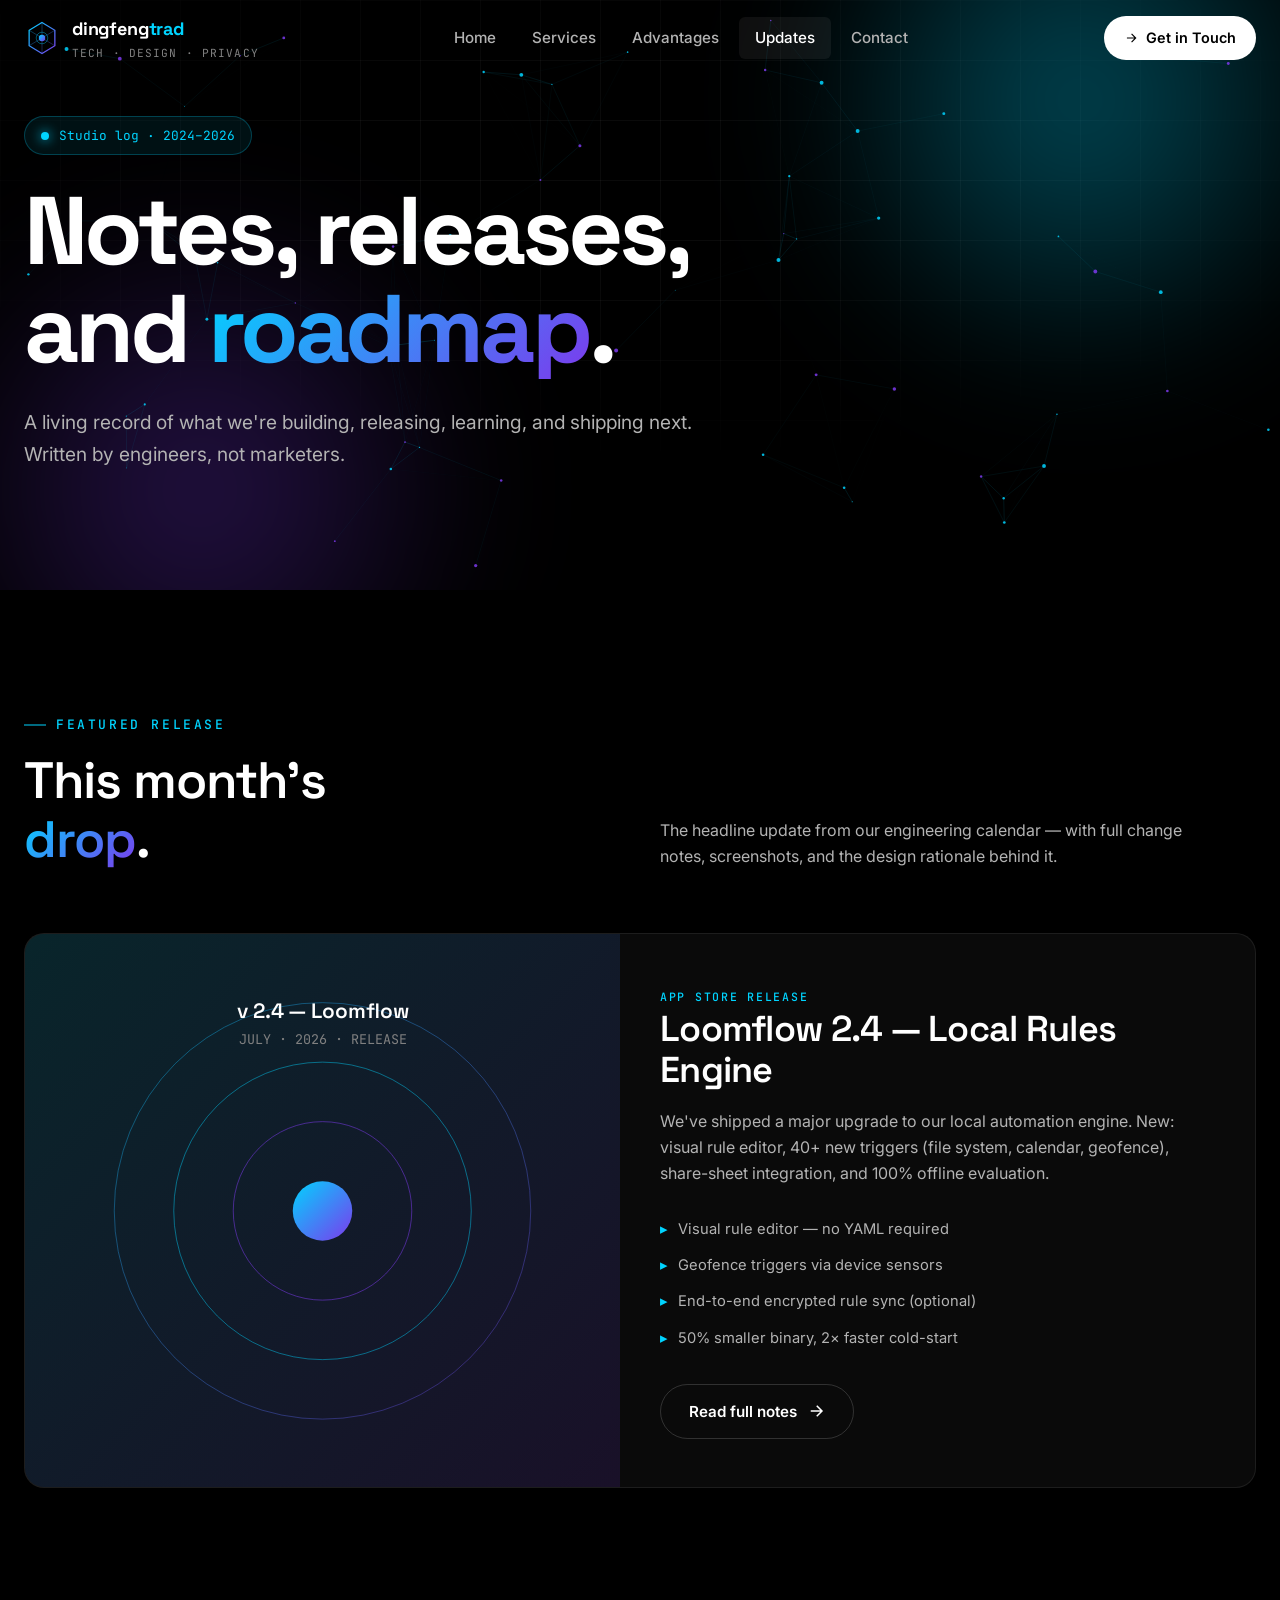
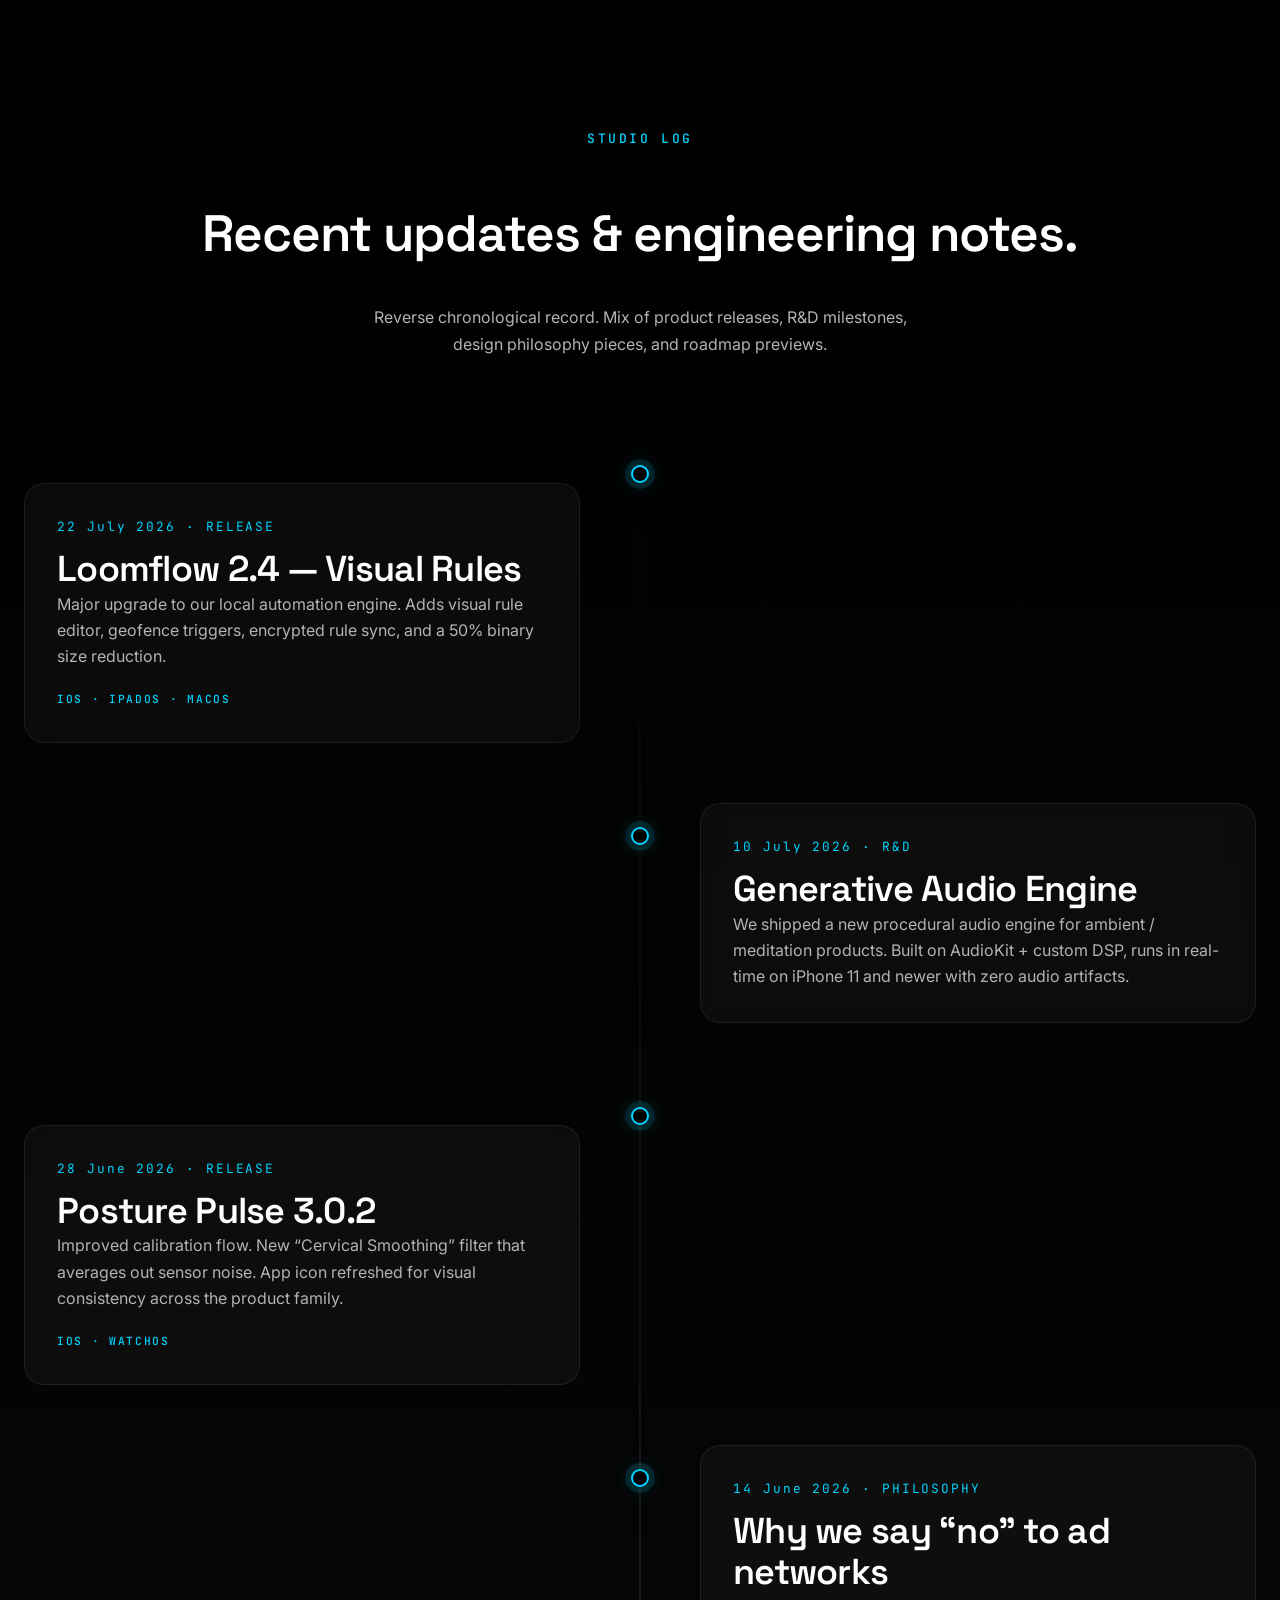
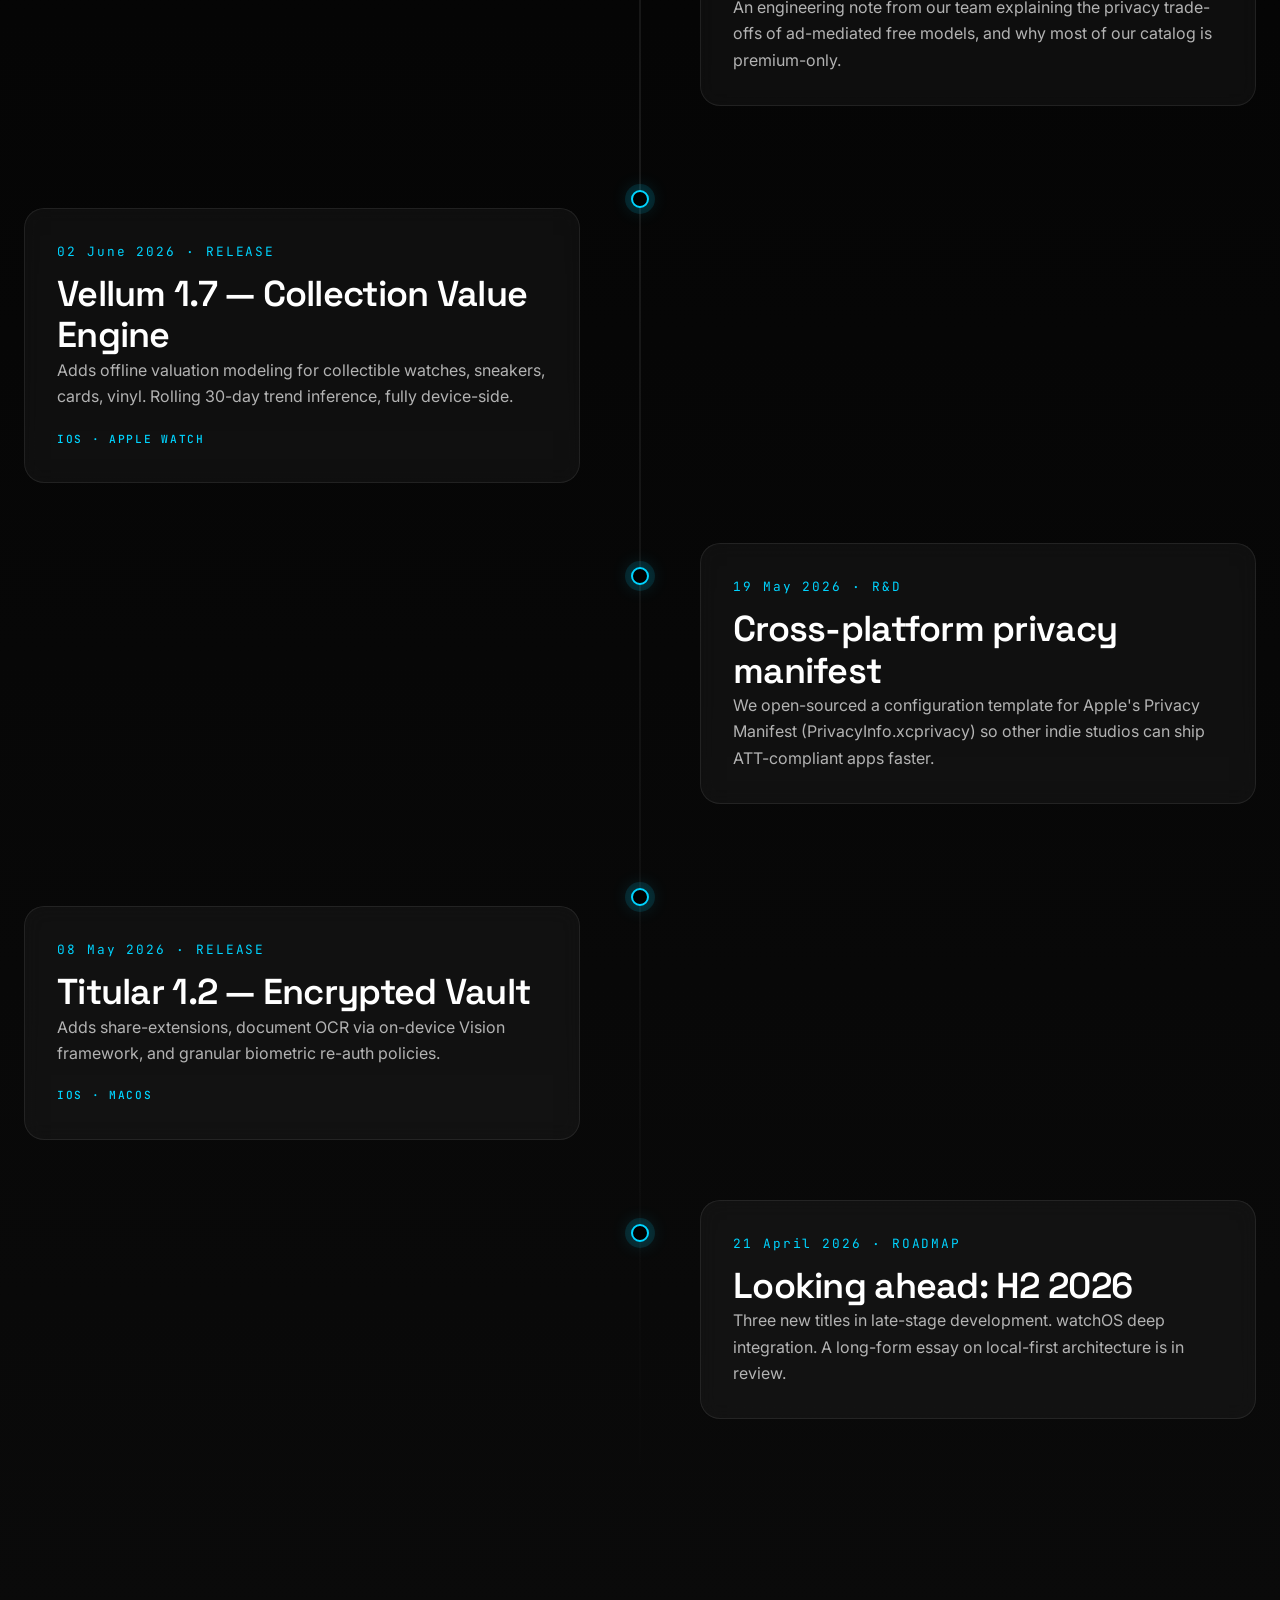
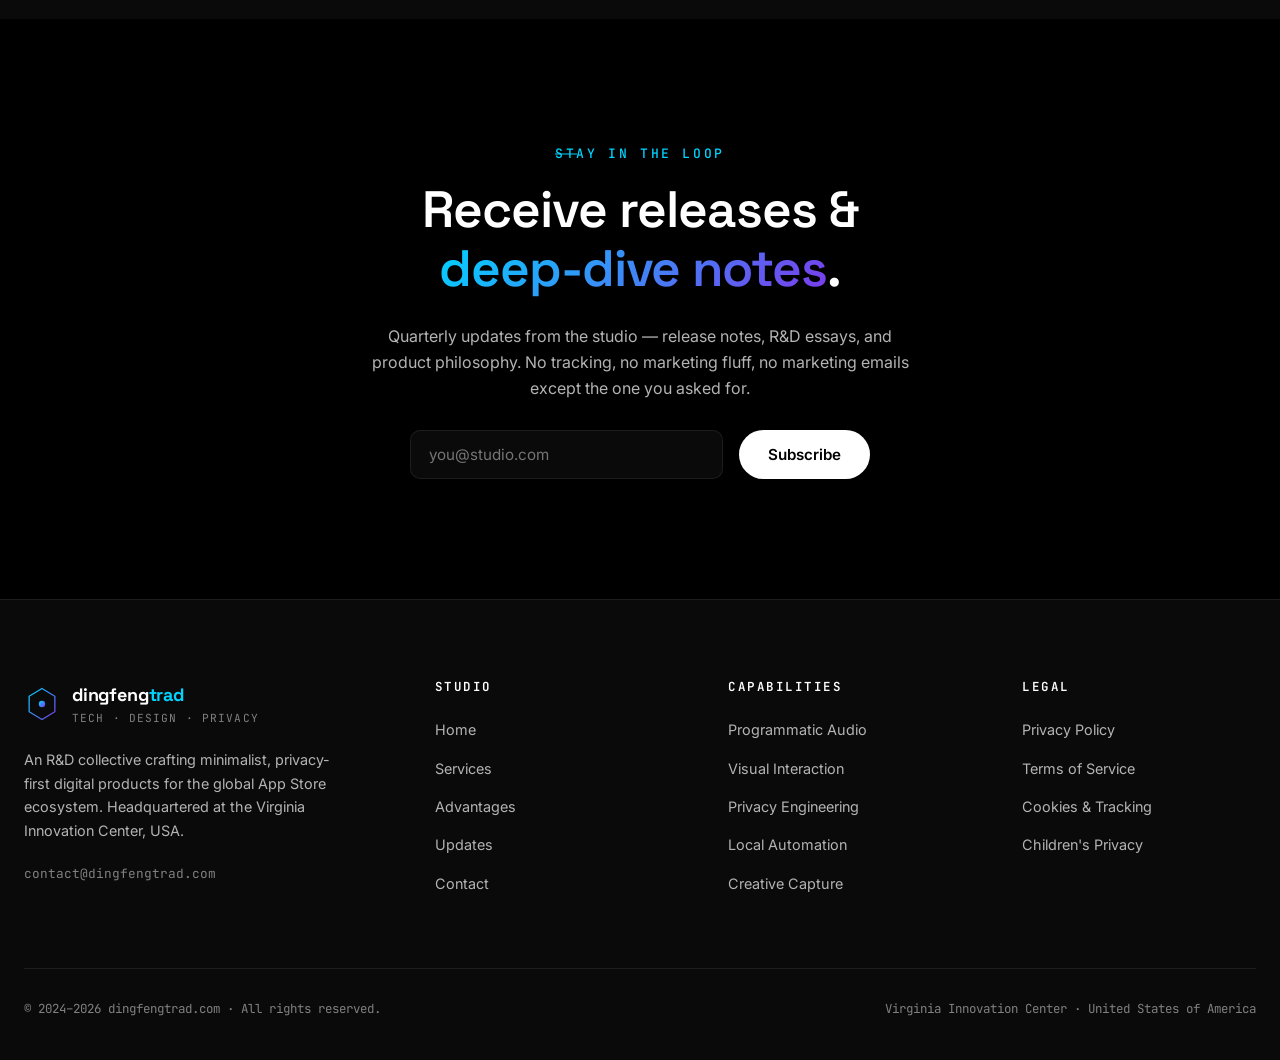
<file: updates.html>
<!DOCTYPE html>
<html lang="en">
<head>
<meta charset="UTF-8" />
<meta name="viewport" content="width=device-width, initial-scale=1.0" />
<meta name="theme-color" content="#000000" />
<title>Team Updates — dingfengtrad.com</title>
<meta name="description" content="News, releases, and engineering notes from the dingfengtrad studio. Read about our latest app store releases, R&D progress, design philosophy, and roadmap." />
<meta name="keywords" content="dingfengtrad updates, news, changelog, app store releases, indie app studio blog" />
<meta name="robots" content="index,follow" />
<link rel="canonical" href="https://dingfengtrad.com/updates.html" />
<meta property="og:title" content="Team Updates — dingfengtrad" />
<meta property="og:description" content="Latest releases, R&D notes, and roadmap from the dingfengtrad studio." />
<meta property="og:url" content="https://dingfengtrad.com/updates.html" />
<meta name="twitter:card" content="summary_large_image" />

<link rel="icon" type="image/svg+xml" href="data:image/svg+xml;utf8,<svg xmlns='http://www.w3.org/2000/svg' viewBox='0 0 32 32'><defs><linearGradient id='g' x1='0' x2='1' y1='0' y2='1'><stop offset='0' stop-color='%2300d4ff'/><stop offset='1' stop-color='%237c3aed'/></linearGradient></defs><path d='M16 2 L28 9 L28 23 L16 30 L4 23 L4 9 Z' fill='none' stroke='url(%23g)' stroke-width='2'/><circle cx='16' cy='16' r='4' fill='url(%23g)'/></svg>" />
<link rel="stylesheet" href="css/main.css" />
<link rel="preconnect" href="https://fonts.googleapis.com">
<link rel="preconnect" href="https://fonts.gstatic.com" crossorigin>
<link href="https://fonts.googleapis.com/css2?family=Inter:wght@400;500;600;700&family=Space+Grotesk:wght@400;500;600;700&family=JetBrains+Mono:wght@400;500&display=swap" rel="stylesheet">
</head>
<body>

<header class="site-header">
  <div class="container nav-row">
    <a href="index.html" class="brand"><svg class="brand-logo" viewBox="0 0 56 56" xmlns="http://www.w3.org/2000/svg" aria-hidden="true"><defs><linearGradient id="hdg" x1="0" y1="0" x2="1" y2="1"><stop offset="0" stop-color="#00d4ff"/><stop offset="1" stop-color="#7c3aed"/></linearGradient></defs><path d="M28 4 L48 16 L48 40 L28 52 L8 40 L8 16 Z" fill="none" stroke="url(#hdg)" stroke-width="2"/><path d="M28 4 L28 52 M8 16 L48 40 M8 40 L48 16" stroke="url(#hdg)" stroke-width="1" opacity=".5"/><circle cx="28" cy="28" r="5" fill="url(#hdg)"/><circle cx="28" cy="28" r="9" fill="none" stroke="#00d4ff" stroke-width="1" opacity=".6"/></svg><div><div class="brand-name">dingfeng<span style="color:var(--color-accent)">trad</span></div><div class="brand-tag">Tech · Design · Privacy</div></div></a>
    <nav class="primary-nav"><a href="index.html">Home</a><a href="services.html">Services</a><a href="advantages.html">Advantages</a><a href="updates.html">Updates</a><a href="contact.html">Contact</a></nav>
    <a href="contact.html" class="nav-cta"><svg width="14" height="14" viewBox="0 0 24 24" fill="none" stroke="currentColor" stroke-width="2"><path d="M5 12h14M13 5l7 7-7 7"/></svg>Get in Touch</a>
    <button class="nav-toggle" aria-label="Toggle menu"><span></span><span></span><span></span></button>
  </div>
</header>

<section class="hero" style="min-height: 60vh;">
  <canvas id="hero-canvas" style="position:absolute;inset:0;width:100%;height:100%;z-index:1;"></canvas>
  <div class="hero-grid-bg"></div>
  <div class="hero-orb one"></div>
  <div class="hero-orb two"></div>
  <div class="container hero-inner">
    <div class="hero-pretitle"><span class="dot"></span><span>Studio log · 2024–2026</span></div>
    <h1 class="reveal">Notes, releases,<br />and <span class="text-gradient">roadmap</span>.</h1>
    <p class="hero-sub reveal reveal-delay-1">A living record of what we're building, releasing, learning, and shipping next. Written by engineers, not marketers.</p>
  </div>
</section>

<!-- Latest featured release -->
<section>
  <div class="container">
    <div class="section-head reveal">
      <div>
        <span class="eyebrow">Featured Release</span>
        <h2>This month's<br /><span class="text-gradient">drop</span>.</h2>
      </div>
      <p>The headline update from our engineering calendar — with full change notes, screenshots, and the design rationale behind it.</p>
    </div>

    <article class="card reveal" style="display: grid; grid-template-columns: 1fr 1fr; gap: 40px; padding: 0; overflow: hidden;">
      <div style="background: linear-gradient(135deg, #00d4ff22, #7c3aed22); display: flex; align-items: center; justify-content: center; min-height: 340px;">
        <svg viewBox="0 0 400 340" xmlns="http://www.w3.org/2000/svg" width="100%" height="100%">
          <defs><linearGradient id="upd1" x1="0" y1="0" x2="1" y2="1"><stop offset="0" stop-color="#00d4ff"/><stop offset="1" stop-color="#7c3aed"/></linearGradient></defs>
          <circle cx="200" cy="170" r="140" fill="none" stroke="url(#upd1)" stroke-width="0.5" opacity="0.5"/>
          <circle cx="200" cy="170" r="100" fill="none" stroke="#00d4ff" stroke-width="0.5" opacity="0.6"/>
          <circle cx="200" cy="170" r="60" fill="none" stroke="#7c3aed" stroke-width="0.5" opacity="0.7"/>
          <circle cx="200" cy="170" r="20" fill="url(#upd1)"/>
          <g fill="#fff" font-family="Space Grotesk">
            <text x="200" y="40" text-anchor="middle" font-size="14" font-weight="600">v 2.4 — Loomflow</text>
            <text x="200" y="58" text-anchor="middle" font-size="9" font-family="JetBrains Mono" fill="#808080">JULY · 2026 · RELEASE</text>
          </g>
        </svg>
      </div>
      <div style="padding: 48px 48px 48px 0;">
        <span class="app-cat">App Store Release</span>
        <h3>Loomflow 2.4 — Local Rules Engine</h3>
        <p style="margin: 16px 0 24px;">We've shipped a major upgrade to our local automation engine. New: visual rule editor, 40+ new triggers (file system, calendar, geofence), share-sheet integration, and 100% offline evaluation.</p>
        <ul style="margin-bottom: 28px;">
          <li style="padding: 6px 0; color: var(--color-text-2); font-size: 0.92rem; padding-left: 18px; position: relative;"><span style="position:absolute; left:0; color: var(--color-accent);">▸</span> Visual rule editor — no YAML required</li>
          <li style="padding: 6px 0; color: var(--color-text-2); font-size: 0.92rem; padding-left: 18px; position: relative;"><span style="position:absolute; left:0; color: var(--color-accent);">▸</span> Geofence triggers via device sensors</li>
          <li style="padding: 6px 0; color: var(--color-text-2); font-size: 0.92rem; padding-left: 18px; position: relative;"><span style="position:absolute; left:0; color: var(--color-accent);">▸</span> End-to-end encrypted rule sync (optional)</li>
          <li style="padding: 6px 0; color: var(--color-text-2); font-size: 0.92rem; padding-left: 18px; position: relative;"><span style="position:absolute; left:0; color: var(--color-accent);">▸</span> 50% smaller binary, 2× faster cold-start</li>
        </ul>
        <a href="contact.html" class="btn btn-ghost btn-arrow">Read full notes<svg class="ico" viewBox="0 0 24 24" fill="none" stroke="currentColor" stroke-width="2"><path d="M5 12h14M13 5l7 7-7 7"/></svg></a>
      </div>
    </article>
  </div>
</section>

<!-- Recent updates timeline -->
<section style="background: linear-gradient(180deg, var(--color-bg) 0%, var(--color-bg-2) 100%);">
  <div class="container">
    <div class="section-head center reveal">
      <span class="eyebrow" style="padding-left:0;">Studio Log</span>
      <h2>Recent updates & engineering notes.</h2>
      <p>Reverse chronological record. Mix of product releases, R&D milestones, design philosophy pieces, and roadmap previews.</p>
    </div>

    <div class="timeline">
      <div class="timeline-item reveal">
        <div class="node"></div>
        <div class="card" style="margin-right:30px;">
          <div class="date">22 July 2026 · RELEASE</div>
          <h3>Loomflow 2.4 — Visual Rules</h3>
          <p>Major upgrade to our local automation engine. Adds visual rule editor, geofence triggers, encrypted rule sync, and a 50% binary size reduction.</p>
          <p style="margin-top: 14px;"><span class="app-cat" style="font-size:0.7rem;">iOS · iPadOS · macOS</span></p>
        </div>
      </div>

      <div class="timeline-item right reveal">
        <div class="node"></div>
        <div class="card" style="margin-left:30px;">
          <div class="date">10 July 2026 · R&D</div>
          <h3>Generative Audio Engine</h3>
          <p>We shipped a new procedural audio engine for ambient / meditation products. Built on AudioKit + custom DSP, runs in real-time on iPhone 11 and newer with zero audio artifacts.</p>
        </div>
      </div>

      <div class="timeline-item reveal">
        <div class="node"></div>
        <div class="card" style="margin-right:30px;">
          <div class="date">28 June 2026 · RELEASE</div>
          <h3>Posture Pulse 3.0.2</h3>
          <p>Improved calibration flow. New “Cervical Smoothing” filter that averages out sensor noise. App icon refreshed for visual consistency across the product family.</p>
          <p style="margin-top: 14px;"><span class="app-cat" style="font-size:0.7rem;">iOS · watchOS</span></p>
        </div>
      </div>

      <div class="timeline-item right reveal">
        <div class="node"></div>
        <div class="card" style="margin-left:30px;">
          <div class="date">14 June 2026 · PHILOSOPHY</div>
          <h3>Why we say “no” to ad networks</h3>
          <p>An engineering note from our team explaining the privacy trade-offs of ad-mediated free models, and why most of our catalog is premium-only.</p>
        </div>
      </div>

      <div class="timeline-item reveal">
        <div class="node"></div>
        <div class="card" style="margin-right:30px;">
          <div class="date">02 June 2026 · RELEASE</div>
          <h3>Vellum 1.7 — Collection Value Engine</h3>
          <p>Adds offline valuation modeling for collectible watches, sneakers, cards, vinyl. Rolling 30-day trend inference, fully device-side.</p>
          <p style="margin-top: 14px;"><span class="app-cat" style="font-size:0.7rem;">iOS · Apple Watch</span></p>
        </div>
      </div>

      <div class="timeline-item right reveal">
        <div class="node"></div>
        <div class="card" style="margin-left:30px;">
          <div class="date">19 May 2026 · R&D</div>
          <h3>Cross-platform privacy manifest</h3>
          <p>We open-sourced a configuration template for Apple's Privacy Manifest (PrivacyInfo.xcprivacy) so other indie studios can ship ATT-compliant apps faster.</p>
        </div>
      </div>

      <div class="timeline-item reveal">
        <div class="node"></div>
        <div class="card" style="margin-right:30px;">
          <div class="date">08 May 2026 · RELEASE</div>
          <h3>Titular 1.2 — Encrypted Vault</h3>
          <p>Adds share-extensions, document OCR via on-device Vision framework, and granular biometric re-auth policies.</p>
          <p style="margin-top: 14px;"><span class="app-cat" style="font-size:0.7rem;">iOS · macOS</span></p>
        </div>
      </div>

      <div class="timeline-item right reveal">
        <div class="node"></div>
        <div class="card" style="margin-left:30px;">
          <div class="date">21 April 2026 · ROADMAP</div>
          <h3>Looking ahead: H2 2026</h3>
          <p>Three new titles in late-stage development. watchOS deep integration. A long-form essay on local-first architecture is in review.</p>
        </div>
      </div>
    </div>
  </div>
</section>

<!-- Newsletter / subscribe -->
<section>
  <div class="container">
    <div class="reveal" style="text-align:center; max-width: 620px; margin: 0 auto;">
      <span class="eyebrow" style="padding-left:0;">Stay in the loop</span>
      <h2>Receive releases &<br /><span class="text-gradient">deep-dive notes</span>.</h2>
      <p style="margin: 24px auto 28px; max-width: 540px;">Quarterly updates from the studio — release notes, R&D essays, and product philosophy. No tracking, no marketing fluff, no marketing emails except the one you asked for.</p>
      <form class="hero-actions" style="justify-content: center; max-width: 460px; margin: 0 auto;" onsubmit="event.preventDefault(); this.querySelector('button').textContent='Subscribed ✓'; this.querySelector('button').disabled=true;">
        <input type="email" required class="form-control" placeholder="you@studio.com" style="flex:1;" />
        <button type="submit" class="btn btn-primary">Subscribe</button>
      </form>
    </div>
  </div>
</section>

<footer class="site-footer">
  <div class="container">
    <div class="footer-grid">
      <div class="footer-brand">
        <a href="index.html" class="brand"><svg class="brand-logo" viewBox="0 0 56 56" xmlns="http://www.w3.org/2000/svg"><defs><linearGradient id="fdg" x1="0" y1="0" x2="1" y2="1"><stop offset="0" stop-color="#00d4ff"/><stop offset="1" stop-color="#7c3aed"/></linearGradient></defs><path d="M28 4 L48 16 L48 40 L28 52 L8 40 L8 16 Z" fill="none" stroke="url(#fdg)" stroke-width="2"/><circle cx="28" cy="28" r="5" fill="url(#fdg)"/></svg><div><div class="brand-name">dingfeng<span style="color:var(--color-accent)">trad</span></div><div class="brand-tag">Tech · Design · Privacy</div></div></a>
        <p>An R&D collective crafting minimalist, privacy-first digital products for the global App Store ecosystem. Headquartered at the Virginia Innovation Center, USA.</p>
        <p style="font-family: var(--font-mono); font-size: 0.8rem; color: var(--color-text-3);">contact@dingfengtrad.com</p>
      </div>
      <div class="footer-col"><h5>Studio</h5><ul><li><a href="index.html">Home</a></li><li><a href="services.html">Services</a></li><li><a href="advantages.html">Advantages</a></li><li><a href="updates.html">Updates</a></li><li><a href="contact.html">Contact</a></li></ul></div>
      <div class="footer-col"><h5>Capabilities</h5><ul><li><a href="services.html#prog-audio">Programmatic Audio</a></li><li><a href="services.html#visual-ux">Visual Interaction</a></li><li><a href="services.html#privacy">Privacy Engineering</a></li><li><a href="services.html#automation">Local Automation</a></li><li><a href="services.html#creative">Creative Capture</a></li></ul></div>
      <div class="footer-col"><h5>Legal</h5><ul><li><a href="privacy.html">Privacy Policy</a></li><li><a href="terms.html">Terms of Service</a></li><li><a href="privacy.html#cookies">Cookies & Tracking</a></li><li><a href="privacy.html#children">Children's Privacy</a></li></ul></div>
    </div>
    <div class="footer-bottom"><div>© 2024–2026 dingfengtrad.com · All rights reserved.</div><div>Virginia Innovation Center · United States of America</div></div>
  </div>
</footer>

<button class="back-top" aria-label="Back to top"><svg viewBox="0 0 24 24" fill="none" stroke="currentColor" stroke-width="2.5"><path d="M12 19V5M5 12l7-7 7 7"/></svg></button>
<script src="js/main.js"></script>
<script src="js/particles.js"></script>
</body>
</html>
</file>
<file: css/main.css>
/* ==========================================================================
   dingfengtrad.com - Main Stylesheet
   Tesla-inspired futuristic engineering aesthetic
   ========================================================================== */

:root {
  --color-bg: #000000;
  --color-bg-2: #0a0a0a;
  --color-bg-3: #111111;
  --color-bg-4: #1a1a1a;
  --color-surface: rgba(255, 255, 255, 0.04);
  --color-surface-hover: rgba(255, 255, 255, 0.08);
  --color-border: rgba(255, 255, 255, 0.08);
  --color-border-strong: rgba(255, 255, 255, 0.16);
  --color-text: #ffffff;
  --color-text-2: #b3b3b3;
  --color-text-3: #808080;
  --color-accent: #00d4ff;
  --color-accent-2: #7c3aed;
  --color-accent-3: #00ffa3;
  --color-danger: #ff3a5e;
  --color-warning: #ffb800;
  --gradient-primary: linear-gradient(135deg, #00d4ff 0%, #7c3aed 100%);
  --gradient-secondary: linear-gradient(135deg, #00ffa3 0%, #00d4ff 100%);
  --gradient-dark: linear-gradient(180deg, rgba(0,0,0,0) 0%, rgba(0,0,0,1) 100%);
  --shadow-glow: 0 0 30px rgba(0, 212, 255, 0.35);
  --shadow-glow-purple: 0 0 40px rgba(124, 58, 237, 0.45);
  --shadow-card: 0 10px 40px rgba(0,0,0,0.4);
  --shadow-soft: 0 2px 16px rgba(0,0,0,0.18);
  --radius-sm: 6px;
  --radius: 12px;
  --radius-lg: 20px;
  --radius-xl: 28px;
  --transition: all 0.35s cubic-bezier(0.16, 1, 0.3, 1);
  --transition-fast: all 0.2s cubic-bezier(0.16, 1, 0.3, 1);
  --container: 1280px;
  --header-h: 76px;
  --font-display: 'Space Grotesk', 'Inter', -apple-system, BlinkMacSystemFont, sans-serif;
  --font-body: 'Inter', -apple-system, BlinkMacSystemFont, 'Segoe UI', Roboto, sans-serif;
  --font-mono: 'JetBrains Mono', 'SF Mono', 'Cascadia Code', Consolas, monospace;
}

/* ----- Reset & Base ----- */
* { box-sizing: border-box; margin: 0; padding: 0; }
*:before, *:after { box-sizing: border-box; }

html { scroll-behavior: smooth; -webkit-text-size-adjust: 100%; font-size: 16px; }

body {
  background: var(--color-bg);
  color: var(--color-text);
  font-family: var(--font-body);
  font-size: 16px;
  line-height: 1.65;
  -webkit-font-smoothing: antialiased;
  -moz-osx-font-smoothing: grayscale;
  overflow-x: hidden;
  min-height: 100vh;
  position: relative;
}

img, svg, video { display: block; max-width: 100%; height: auto; }

a { color: inherit; text-decoration: none; transition: var(--transition-fast); }

button { background: transparent; border: none; color: inherit; font-family: inherit; cursor: pointer; }

ul, ol { list-style: none; }

::selection { background: var(--color-accent); color: #000; }

/* Custom scrollbar */
::-webkit-scrollbar { width: 10px; height: 10px; }
::-webkit-scrollbar-track { background: var(--color-bg-2); }
::-webkit-scrollbar-thumb { background: linear-gradient(180deg, var(--color-accent) 0%, var(--color-accent-2) 100%); border-radius: 6px; }
::-webkit-scrollbar-thumb:hover { background: var(--color-accent); }

/* ----- Typography ----- */
h1, h2, h3, h4, h5, h6 { font-family: var(--font-display); font-weight: 600; line-height: 1.15; letter-spacing: -0.02em; }
h1 { font-size: clamp(2.5rem, 6vw, 5rem); font-weight: 700; }
h2 { font-size: clamp(2rem, 4vw, 3.5rem); }
h3 { font-size: clamp(1.5rem, 3vw, 2.25rem); }
h4 { font-size: 1.5rem; }
h5 { font-size: 1.25rem; }
p { color: var(--color-text-2); }

.eyebrow {
  display: inline-block;
  font-family: var(--font-mono);
  font-size: 0.8125rem;
  font-weight: 500;
  letter-spacing: 0.2em;
  text-transform: uppercase;
  color: var(--color-accent);
  margin-bottom: 1rem;
  position: relative;
  padding-left: 32px;
}
.eyebrow::before {
  content: '';
  position: absolute;
  left: 0; top: 50%;
  width: 22px; height: 1px;
  background: var(--color-accent);
  transform: translateY(-50%);
}

.text-gradient {
  background: var(--gradient-primary);
  -webkit-background-clip: text;
  background-clip: text;
  -webkit-text-fill-color: transparent;
  display: inline-block;
}

.text-gradient-green {
  background: var(--gradient-secondary);
  -webkit-background-clip: text;
  background-clip: text;
  -webkit-text-fill-color: transparent;
  display: inline-block;
}

.mono { font-family: var(--font-mono); }

/* ----- Layout ----- */
.container { width: 100%; max-width: var(--container); margin: 0 auto; padding: 0 24px; }
.container-wide { width: 100%; max-width: 1480px; margin: 0 auto; padding: 0 24px; }
.container-narrow { width: 100%; max-width: 880px; margin: 0 auto; padding: 0 24px; }

section { position: relative; padding: 120px 0; }
.section-sm { padding: 80px 0; }
.section-lg { padding: 160px 0; }

.divider {
  width: 100%; height: 1px;
  background: linear-gradient(90deg, transparent, var(--color-border-strong), transparent);
  margin: 0;
}

/* ----- HEADER / NAV ----- */
.site-header {
  position: fixed;
  top: 0; left: 0;
  width: 100%;
  z-index: 1000;
  transition: var(--transition);
  backdrop-filter: blur(0px);
  background: transparent;
}
.site-header.scrolled {
  backdrop-filter: blur(20px) saturate(180%);
  background: rgba(0, 0, 0, 0.72);
  border-bottom: 1px solid var(--color-border);
}

.nav-row {
  display: flex;
  align-items: center;
  justify-content: space-between;
  height: var(--header-h);
}

.brand {
  display: flex;
  align-items: center;
  gap: 12px;
  font-family: var(--font-display);
  font-size: 1.125rem;
  font-weight: 700;
  letter-spacing: -0.01em;
}
.brand-logo { width: 36px; height: 36px; }
.brand-name { color: #fff; }
.brand-tag { font-family: var(--font-mono); font-size: 0.7rem; color: var(--color-text-3); font-weight: 400; letter-spacing: 0.1em; text-transform: uppercase; }

.primary-nav { display: flex; gap: 4px; align-items: center; }
.primary-nav a {
  font-size: 0.95rem;
  color: var(--color-text-2);
  padding: 8px 16px;
  border-radius: 6px;
  font-weight: 500;
  position: relative;
}
.primary-nav a:hover, .primary-nav a.active {
  color: #fff;
  background: rgba(255,255,255,0.06);
}

.nav-cta {
  display: inline-flex;
  align-items: center;
  gap: 8px;
  padding: 10px 20px;
  border-radius: 999px;
  background: #fff;
  color: #000;
  font-weight: 600;
  font-size: 0.9rem;
  transition: var(--transition);
}
.nav-cta:hover { transform: translateY(-1px); box-shadow: 0 6px 20px rgba(255,255,255,0.25); }

.nav-toggle {
  display: none;
  width: 44px; height: 44px;
  border-radius: 10px;
  background: rgba(255,255,255,0.06);
  position: relative;
}
.nav-toggle span {
  position: absolute;
  left: 12px; right: 12px;
  height: 2px;
  background: #fff;
  border-radius: 1px;
  transition: var(--transition);
}
.nav-toggle span:nth-child(1) { top: 16px; }
.nav-toggle span:nth-child(2) { top: 21px; }
.nav-toggle span:nth-child(3) { top: 26px; }
.nav-toggle.open span:nth-child(1) { transform: translateY(5px) rotate(45deg); }
.nav-toggle.open span:nth-child(2) { opacity: 0; }
.nav-toggle.open span:nth-child(3) { transform: translateY(-5px) rotate(-45deg); }

/* ----- BUTTONS ----- */
.btn {
  display: inline-flex;
  align-items: center;
  justify-content: center;
  gap: 10px;
  padding: 14px 28px;
  font-family: var(--font-body);
  font-size: 0.95rem;
  font-weight: 600;
  border-radius: 999px;
  border: 1px solid transparent;
  cursor: pointer;
  transition: var(--transition);
  text-decoration: none;
  white-space: nowrap;
  position: relative;
  overflow: hidden;
}
.btn .ico { width: 18px; height: 18px; transition: var(--transition); }

.btn-primary { background: #fff; color: #000; }
.btn-primary:hover { transform: translateY(-2px); box-shadow: 0 12px 30px rgba(255,255,255,0.18); }

.btn-secondary { background: rgba(255,255,255,0.06); color: #fff; border-color: var(--color-border-strong); backdrop-filter: blur(10px); }
.btn-secondary:hover { background: rgba(255,255,255,0.12); transform: translateY(-2px); }

.btn-ghost { background: transparent; color: #fff; border-color: var(--color-border-strong); }
.btn-ghost:hover { background: rgba(255,255,255,0.06); transform: translateY(-2px); }

.btn-accent { background: var(--gradient-primary); color: #fff; }
.btn-accent:hover { transform: translateY(-2px); box-shadow: var(--shadow-glow); }

.btn-arrow .ico { transition: var(--transition); }
.btn-arrow:hover .ico { transform: translateX(4px); }

/* ----- CARDS ----- */
.card {
  background: var(--color-surface);
  border: 1px solid var(--color-border);
  border-radius: var(--radius-lg);
  padding: 32px;
  transition: var(--transition);
  position: relative;
  overflow: hidden;
  backdrop-filter: blur(10px);
}
.card::before {
  content: '';
  position: absolute;
  inset: 0;
  background: linear-gradient(135deg, rgba(0,212,255,0.08), transparent 50%);
  opacity: 0;
  transition: var(--transition);
  pointer-events: none;
}
.card:hover { border-color: var(--color-border-strong); transform: translateY(-6px); }
.card:hover::before { opacity: 1; }

.card-glow { position: relative; }
.card-glow::after {
  content: '';
  position: absolute;
  inset: -1px;
  border-radius: var(--radius-lg);
  background: var(--gradient-primary);
  z-index: -1;
  opacity: 0;
  filter: blur(20px);
  transition: var(--transition);
}
.card-glow:hover::after { opacity: 0.6; }

/* ----- HERO ----- */
.hero {
  min-height: 100vh;
  display: flex;
  align-items: center;
  position: relative;
  overflow: hidden;
  padding: calc(var(--header-h) + 40px) 0 80px;
}

.hero-bg {
  position: absolute; inset: 0;
  pointer-events: none;
  z-index: 0;
}
.hero-bg svg { width: 100%; height: 100%; opacity: 0.4; }

.hero-grid-bg {
  position: absolute; inset: 0;
  background-image:
    linear-gradient(rgba(255,255,255,0.04) 1px, transparent 1px),
    linear-gradient(90deg, rgba(255,255,255,0.04) 1px, transparent 1px);
  background-size: 60px 60px;
  mask-image: radial-gradient(ellipse 80% 60% at 50% 30%, #000 30%, transparent 80%);
  -webkit-mask-image: radial-gradient(ellipse 80% 60% at 50% 30%, #000 30%, transparent 80%);
  pointer-events: none;
  z-index: 0;
}

.hero-orb {
  position: absolute;
  width: 600px; height: 600px;
  border-radius: 50%;
  background: radial-gradient(circle, rgba(0,212,255,0.35) 0%, transparent 70%);
  filter: blur(60px);
  pointer-events: none;
  z-index: 0;
}
.hero-orb.one { top: -200px; right: -100px; animation: float 20s ease-in-out infinite; }
.hero-orb.two { bottom: -200px; left: -100px; background: radial-gradient(circle, rgba(124,58,237,0.3) 0%, transparent 70%); animation: float 25s ease-in-out infinite reverse; }

@keyframes float {
  0%, 100% { transform: translate(0,0) scale(1); }
  33% { transform: translate(40px,-40px) scale(1.1); }
  66% { transform: translate(-30px,30px) scale(0.95); }
}

.hero-inner { position: relative; z-index: 2; width: 100%; }

.hero-pretitle {
  display: inline-flex;
  align-items: center;
  gap: 10px;
  padding: 8px 16px;
  border-radius: 999px;
  background: rgba(0,212,255,0.08);
  border: 1px solid rgba(0,212,255,0.25);
  color: var(--color-accent);
  font-family: var(--font-mono);
  font-size: 0.8rem;
  margin-bottom: 28px;
}
.hero-pretitle .dot { width: 8px; height: 8px; border-radius: 50%; background: var(--color-accent); box-shadow: 0 0 12px var(--color-accent); animation: pulse 2s ease-in-out infinite; }

@keyframes pulse {
  0%, 100% { opacity: 1; transform: scale(1); }
  50% { opacity: 0.5; transform: scale(1.2); }
}

.hero h1 {
  font-size: clamp(3rem, 7.5vw, 6.5rem);
  margin-bottom: 28px;
  letter-spacing: -0.04em;
  line-height: 1.02;
}

.hero-sub {
  max-width: 720px;
  font-size: clamp(1.05rem, 1.5vw, 1.25rem);
  color: var(--color-text-2);
  margin-bottom: 40px;
  line-height: 1.65;
}

.hero-actions { display: flex; gap: 16px; flex-wrap: wrap; }

.hero-stats {
  display: grid;
  grid-template-columns: repeat(4, 1fr);
  gap: 32px;
  padding: 40px 0;
  margin-top: 80px;
  border-top: 1px solid var(--color-border);
  border-bottom: 1px solid var(--color-border);
}

.stat-num {
  font-family: var(--font-display);
  font-size: clamp(2.25rem, 4vw, 3.5rem);
  font-weight: 700;
  background: var(--gradient-primary);
  -webkit-background-clip: text;
  background-clip: text;
  -webkit-text-fill-color: transparent;
  line-height: 1;
  margin-bottom: 8px;
  letter-spacing: -0.03em;
}
.stat-label { font-family: var(--font-mono); font-size: 0.85rem; color: var(--color-text-3); text-transform: uppercase; letter-spacing: 0.1em; }

/* ----- MARQUEE ----- */
.marquee {
  overflow: hidden;
  border-top: 1px solid var(--color-border);
  border-bottom: 1px solid var(--color-border);
  padding: 28px 0;
  background: var(--color-bg-2);
}
.marquee-track {
  display: flex;
  gap: 60px;
  animation: scroll-x 40s linear infinite;
  white-space: nowrap;
  width: max-content;
}
.marquee-item {
  display: inline-flex;
  align-items: center;
  gap: 12px;
  font-family: var(--font-mono);
  font-size: 0.9rem;
  color: var(--color-text-3);
  text-transform: uppercase;
  letter-spacing: 0.15em;
}
.marquee-item .dot { width: 6px; height: 6px; border-radius: 50%; background: var(--color-accent); }
@keyframes scroll-x { from { transform: translateX(0); } to { transform: translateX(-50%); } }

/* ----- SECTION HEADER ----- */
.section-head {
  margin-bottom: 64px;
  display: grid;
  grid-template-columns: 1fr 1fr;
  gap: 40px;
  align-items: end;
}
.section-head.center {
  grid-template-columns: 1fr;
  text-align: center;
  justify-items: center;
}
.section-head p { max-width: 560px; }
.section-head.center .eyebrow { padding-left: 0; }
.section-head.center .eyebrow::before { display: none; }

/* ----- FEATURE GRID ----- */
.feature-grid {
  display: grid;
  grid-template-columns: repeat(auto-fit, minmax(300px, 1fr));
  gap: 24px;
}

.feature {
  background: var(--color-surface);
  border: 1px solid var(--color-border);
  border-radius: var(--radius-lg);
  padding: 36px;
  transition: var(--transition);
  position: relative;
  overflow: hidden;
}
.feature:hover { transform: translateY(-6px); border-color: var(--color-border-strong); background: var(--color-surface-hover); }

.feature-icon {
  width: 60px; height: 60px;
  border-radius: 14px;
  background: linear-gradient(135deg, rgba(0,212,255,0.12), rgba(124,58,237,0.12));
  border: 1px solid var(--color-border-strong);
  display: flex; align-items: center; justify-content: center;
  margin-bottom: 24px;
  transition: var(--transition);
}
.feature-icon svg { width: 30px; height: 30px; color: var(--color-accent); }
.feature:hover .feature-icon { transform: scale(1.08) rotate(-4deg); }

.feature h3 { font-size: 1.375rem; margin-bottom: 12px; }
.feature p { font-size: 0.95rem; }

.feature-tag {
  display: inline-block;
  font-family: var(--font-mono);
  font-size: 0.7rem;
  font-weight: 500;
  color: var(--color-text-3);
  text-transform: uppercase;
  letter-spacing: 0.15em;
  padding: 4px 10px;
  border-radius: 6px;
  background: rgba(255,255,255,0.04);
  border: 1px solid var(--color-border);
  margin-bottom: 16px;
}

/* ----- APP CARDS ----- */
.app-grid {
  display: grid;
  grid-template-columns: repeat(auto-fit, minmax(320px, 1fr));
  gap: 28px;
}

.app-card {
  background: var(--color-surface);
  border: 1px solid var(--color-border);
  border-radius: var(--radius-lg);
  overflow: hidden;
  transition: var(--transition);
  position: relative;
}
.app-card:hover { transform: translateY(-8px); border-color: var(--color-accent); box-shadow: 0 20px 60px rgba(0,212,255,0.15); }

.app-visual {
  height: 200px;
  position: relative;
  overflow: hidden;
  background: linear-gradient(135deg, var(--color-bg-3), var(--color-bg-2));
}
.app-visual svg { width: 100%; height: 100%; }

.app-body { padding: 28px; }
.app-cat {
  font-family: var(--font-mono);
  font-size: 0.72rem;
  font-weight: 500;
  text-transform: uppercase;
  letter-spacing: 0.15em;
  color: var(--color-accent);
  margin-bottom: 12px;
}
.app-card h3 { font-size: 1.3rem; margin-bottom: 10px; }
.app-card p { font-size: 0.92rem; margin-bottom: 18px; }
.app-meta {
  display: flex;
  gap: 18px;
  padding-top: 16px;
  border-top: 1px solid var(--color-border);
  font-family: var(--font-mono);
  font-size: 0.78rem;
  color: var(--color-text-3);
}
.app-meta span { display: inline-flex; align-items: center; gap: 6px; }

/* ----- PROCESS ----- */
.process-list {
  display: grid;
  gap: 0;
}
.process-row {
  display: grid;
  grid-template-columns: 100px 1fr 1fr 80px;
  gap: 40px;
  padding: 36px 0;
  border-bottom: 1px solid var(--color-border);
  align-items: start;
  position: relative;
  transition: var(--transition);
}
.process-row:hover { padding-left: 16px; }
.process-row:first-child { border-top: 1px solid var(--color-border); }
.process-row .num {
  font-family: var(--font-mono);
  font-size: 1.1rem;
  color: var(--color-accent);
  font-weight: 500;
}
.process-row h3 { font-size: 1.5rem; margin-bottom: 12px; }
.process-row p { font-size: 0.95rem; }
.process-row .arrow {
  font-family: var(--font-mono);
  font-size: 1.5rem;
  color: var(--color-text-3);
  text-align: right;
  transition: var(--transition);
}
.process-row:hover .arrow { color: var(--color-accent); transform: translateX(8px); }

/* ----- TIMELINE ----- */
.timeline { position: relative; padding: 20px 0; }
.timeline::before {
  content: '';
  position: absolute;
  left: 50%;
  top: 0; bottom: 0;
  width: 1px;
  background: linear-gradient(180deg, transparent, var(--color-border-strong), transparent);
  transform: translateX(-50%);
}
.timeline-item {
  display: grid;
  grid-template-columns: 1fr 60px 1fr;
  margin-bottom: 60px;
  align-items: stretch;
}
.timeline-item .node {
  grid-column: 2;
  display: flex; justify-content: center;
  position: relative;
}
.timeline-item .node::before {
  content: '';
  width: 18px; height: 18px;
  border-radius: 50%;
  background: var(--color-bg);
  border: 2px solid var(--color-accent);
  margin-top: 24px;
  box-shadow: 0 0 0 6px rgba(0,212,255,0.12), 0 0 20px rgba(0,212,255,0.3);
  position: relative;
  z-index: 2;
}
.timeline-item .card {
  grid-column: 1;
  margin-right: 30px;
}
.timeline-item.right .card {
  grid-column: 3;
  margin-right: 0; margin-left: 30px;
}
.timeline-item .date {
  font-family: var(--font-mono);
  font-size: 0.8rem;
  color: var(--color-accent);
  letter-spacing: 0.15em;
  margin-bottom: 12px;
}

/* ----- CONTACT ----- */
.contact-wrap {
  display: grid;
  grid-template-columns: 1fr 1.2fr;
  gap: 60px;
  align-items: start;
}
.contact-info { display: grid; gap: 24px; }
.contact-card {
  display: flex;
  gap: 20px;
  padding: 24px;
  border: 1px solid var(--color-border);
  border-radius: var(--radius);
  background: var(--color-surface);
  transition: var(--transition);
}
.contact-card:hover { border-color: var(--color-accent); transform: translateX(6px); }
.contact-card .icon {
  width: 48px; height: 48px;
  border-radius: 10px;
  background: linear-gradient(135deg, rgba(0,212,255,0.12), rgba(124,58,237,0.12));
  display: flex; align-items: center; justify-content: center;
  flex-shrink: 0;
}
.contact-card .icon svg { width: 22px; height: 22px; color: var(--color-accent); }
.contact-card .label { font-family: var(--font-mono); font-size: 0.75rem; text-transform: uppercase; letter-spacing: 0.15em; color: var(--color-text-3); margin-bottom: 6px; }
.contact-card .value { color: #fff; font-weight: 500; word-break: break-word; }
.contact-card a.value:hover { color: var(--color-accent); }

/* ----- FORM ----- */
.contact-form {
  background: var(--color-surface);
  border: 1px solid var(--color-border);
  border-radius: var(--radius-lg);
  padding: 40px;
  backdrop-filter: blur(20px);
}
.form-row { display: grid; grid-template-columns: 1fr 1fr; gap: 20px; margin-bottom: 20px; }
.form-group { margin-bottom: 20px; }
.form-label { display: block; font-family: var(--font-mono); font-size: 0.75rem; text-transform: uppercase; letter-spacing: 0.15em; color: var(--color-text-3); margin-bottom: 10px; }
.form-control {
  width: 100%;
  padding: 14px 18px;
  background: rgba(255,255,255,0.04);
  border: 1px solid var(--color-border);
  border-radius: 10px;
  color: #fff;
  font-family: var(--font-body);
  font-size: 0.95rem;
  transition: var(--transition-fast);
}
.form-control:focus {
  outline: none;
  border-color: var(--color-accent);
  background: rgba(0,212,255,0.04);
  box-shadow: 0 0 0 4px rgba(0,212,255,0.1);
}
textarea.form-control { resize: vertical; min-height: 140px; font-family: var(--font-body); }

.form-success {
  display: none;
  padding: 16px 20px;
  background: rgba(0,255,163,0.08);
  border: 1px solid rgba(0,255,163,0.3);
  border-radius: 10px;
  color: var(--color-accent-3);
  margin-bottom: 20px;
  font-size: 0.9rem;
}
.form-success.show { display: block; animation: fadeUp 0.4s ease-out; }

@keyframes fadeUp { from { opacity: 0; transform: translateY(10px); } to { opacity: 1; transform: translateY(0); } }

/* ----- LEGAL (Privacy/Terms) ----- */
.legal-wrap {
  display: grid;
  grid-template-columns: 240px 1fr;
  gap: 60px;
  padding-top: 60px;
}
.legal-toc {
  position: sticky;
  top: calc(var(--header-h) + 40px);
  height: max-content;
  padding: 24px;
  background: var(--color-surface);
  border: 1px solid var(--color-border);
  border-radius: var(--radius);
}
.legal-toc h4 {
  font-family: var(--font-mono);
  font-size: 0.75rem;
  text-transform: uppercase;
  letter-spacing: 0.2em;
  color: var(--color-accent);
  margin-bottom: 16px;
  padding-bottom: 12px;
  border-bottom: 1px solid var(--color-border);
}
.legal-toc ol { counter-reset: toc; list-style: none; }
.legal-toc li {
  counter-increment: toc;
  margin-bottom: 8px;
}
.legal-toc a {
  display: block;
  padding: 6px 10px 6px 32px;
  font-size: 0.82rem;
  color: var(--color-text-2);
  border-radius: 6px;
  position: relative;
  line-height: 1.45;
  transition: var(--transition-fast);
}
.legal-toc a::before {
  content: counter(toc, decimal-leading-zero);
  position: absolute;
  left: 6px;
  top: 6px;
  font-family: var(--font-mono);
  font-size: 0.7rem;
  color: var(--color-text-3);
}
.legal-toc a:hover { background: rgba(255,255,255,0.04); color: #fff; }

.legal-body { max-width: 100%; }
.legal-body section { padding: 0 0 40px; }
.legal-body h2 {
  font-size: 1.75rem;
  margin: 50px 0 20px;
  padding-top: 30px;
  border-top: 1px solid var(--color-border);
  scroll-margin-top: calc(var(--header-h) + 20px);
}
.legal-body h2:first-child { margin-top: 0; padding-top: 0; border-top: none; }
.legal-body h3 { font-size: 1.25rem; margin: 30px 0 14px; color: #fff; }
.legal-body p, .legal-body li { color: var(--color-text-2); margin-bottom: 14px; font-size: 0.95rem; line-height: 1.75; }
.legal-body ul, .legal-body ol { margin: 14px 0 14px 24px; }
.legal-body ul li, .legal-body ol li { margin-bottom: 8px; }
.legal-body ul li { list-style: disc; }
.legal-body ol li { list-style: decimal; }
.legal-body strong { color: #fff; font-weight: 600; }
.legal-body a { color: var(--color-accent); border-bottom: 1px dashed var(--color-accent); }
.legal-body a:hover { background: var(--color-accent); color: #000; border-bottom-color: transparent; }
.legal-body code { font-family: var(--font-mono); font-size: 0.85em; padding: 2px 6px; background: rgba(255,255,255,0.06); border-radius: 4px; color: var(--color-accent); }
.legal-body .meta-block {
  display: grid;
  grid-template-columns: repeat(auto-fit, minmax(180px, 1fr));
  gap: 16px;
  margin: 24px 0;
  padding: 20px;
  border: 1px solid var(--color-border);
  border-radius: var(--radius);
  background: var(--color-surface);
}
.legal-body .meta-block div { font-size: 0.85rem; }
.legal-body .meta-block strong { display: block; color: var(--color-accent); font-family: var(--font-mono); text-transform: uppercase; font-size: 0.7rem; letter-spacing: 0.15em; margin-bottom: 6px; }
.legal-body table {
  width: 100%;
  border-collapse: collapse;
  margin: 20px 0;
  font-size: 0.9rem;
}
.legal-body table th, .legal-body table td {
  padding: 12px 16px;
  border: 1px solid var(--color-border);
  text-align: left;
}
.legal-body table th {
  background: var(--color-bg-3);
  font-family: var(--font-mono);
  font-size: 0.8rem;
  text-transform: uppercase;
  letter-spacing: 0.1em;
  color: var(--color-accent);
}

/* ----- FOOTER ----- */
.site-footer {
  position: relative;
  padding: 80px 0 40px;
  border-top: 1px solid var(--color-border);
  background: var(--color-bg-2);
}

.footer-grid {
  display: grid;
  grid-template-columns: 1.5fr 1fr 1fr 1fr;
  gap: 60px;
  margin-bottom: 60px;
}
.footer-brand p { margin: 20px 0; max-width: 320px; font-size: 0.9rem; }

.footer-col h5 {
  font-family: var(--font-mono);
  font-size: 0.78rem;
  text-transform: uppercase;
  letter-spacing: 0.2em;
  color: #fff;
  margin-bottom: 22px;
}
.footer-col ul li { margin-bottom: 12px; }
.footer-col ul a {
  color: var(--color-text-2);
  font-size: 0.9rem;
  transition: var(--transition-fast);
}
.footer-col ul a:hover { color: var(--color-accent); }

.footer-bottom {
  display: flex;
  justify-content: space-between;
  align-items: center;
  padding-top: 30px;
  border-top: 1px solid var(--color-border);
  font-family: var(--font-mono);
  font-size: 0.78rem;
  color: var(--color-text-3);
  flex-wrap: wrap;
  gap: 12px;
}

/* ----- BACK TO TOP ----- */
.back-top {
  position: fixed;
  bottom: 24px; right: 24px;
  width: 48px; height: 48px;
  border-radius: 50%;
  background: var(--gradient-primary);
  display: flex;
  align-items: center;
  justify-content: center;
  cursor: pointer;
  z-index: 99;
  opacity: 0;
  pointer-events: none;
  transition: var(--transition);
  box-shadow: var(--shadow-glow);
}
.back-top.show { opacity: 1; pointer-events: auto; }
.back-top:hover { transform: translateY(-4px); }
.back-top svg { width: 20px; height: 20px; }

/* ----- ANIMATIONS ----- */
.reveal { opacity: 0; transform: translateY(40px); transition: opacity 0.8s ease-out, transform 0.9s cubic-bezier(0.16, 1, 0.3, 1); }
.reveal.visible { opacity: 1; transform: translateY(0); }
.reveal-delay-1 { transition-delay: 0.1s; }
.reveal-delay-2 { transition-delay: 0.2s; }
.reveal-delay-3 { transition-delay: 0.3s; }
.reveal-delay-4 { transition-delay: 0.4s; }

.fade-in { animation: fadeIn 1s ease-out; }
@keyframes fadeIn { from { opacity: 0; } to { opacity: 1; } }

/* ----- RESPONSIVE ----- */
@media (max-width: 1024px) {
  .section-head { grid-template-columns: 1fr; gap: 16px; }
  .hero-stats { grid-template-columns: repeat(2, 1fr); }
  .footer-grid { grid-template-columns: repeat(2, 1fr); gap: 40px; }
  .legal-wrap { grid-template-columns: 1fr; }
  .legal-toc { position: static; margin-bottom: 30px; }
  .process-row { grid-template-columns: 60px 1fr 50px; gap: 20px; }
  .process-row > p { grid-column: 2; grid-row: 2; }
}

@media (max-width: 768px) {
  section { padding: 80px 0; }
  .section-lg { padding: 100px 0; }
  .primary-nav, .nav-cta { display: none; }
  .nav-toggle { display: block; }
  .primary-nav.open {
    display: flex;
    flex-direction: column;
    gap: 6px;
    position: fixed;
    top: var(--header-h); left: 0; right: 0;
    padding: 24px;
    background: rgba(0,0,0,0.95);
    backdrop-filter: blur(20px);
    border-bottom: 1px solid var(--color-border);
  }
  .primary-nav.open a { padding: 14px 18px; font-size: 1.1rem; }
  .hero-stats { grid-template-columns: repeat(2, 1fr); gap: 24px; padding: 24px 0; }
  .contact-wrap { grid-template-columns: 1fr; }
  .form-row { grid-template-columns: 1fr; }
  .footer-grid { grid-template-columns: 1fr; gap: 30px; }
  .footer-bottom { flex-direction: column; text-align: center; }
  .timeline::before { left: 24px; }
  .timeline-item { grid-template-columns: 50px 1fr; }
  .timeline-item .card,
  .timeline-item.right .card { grid-column: 2; margin: 0 0 0 16px; }
  .timeline-item .node { grid-column: 1; }
  .hero-actions .btn { width: 100%; }
  .legal-body table { font-size: 0.78rem; }
  .legal-body table th, .legal-body table td { padding: 8px; }
}

@media (max-width: 480px) {
  .container, .container-wide, .container-narrow { padding: 0 18px; }
  h1, .hero h1 { font-size: clamp(2.25rem, 9vw, 3rem); }
  .hero-stats { grid-template-columns: 1fr 1fr; }
  .card, .feature, .app-body { padding: 24px 20px; }
  .contact-form { padding: 28px 22px; }
}
</file>
